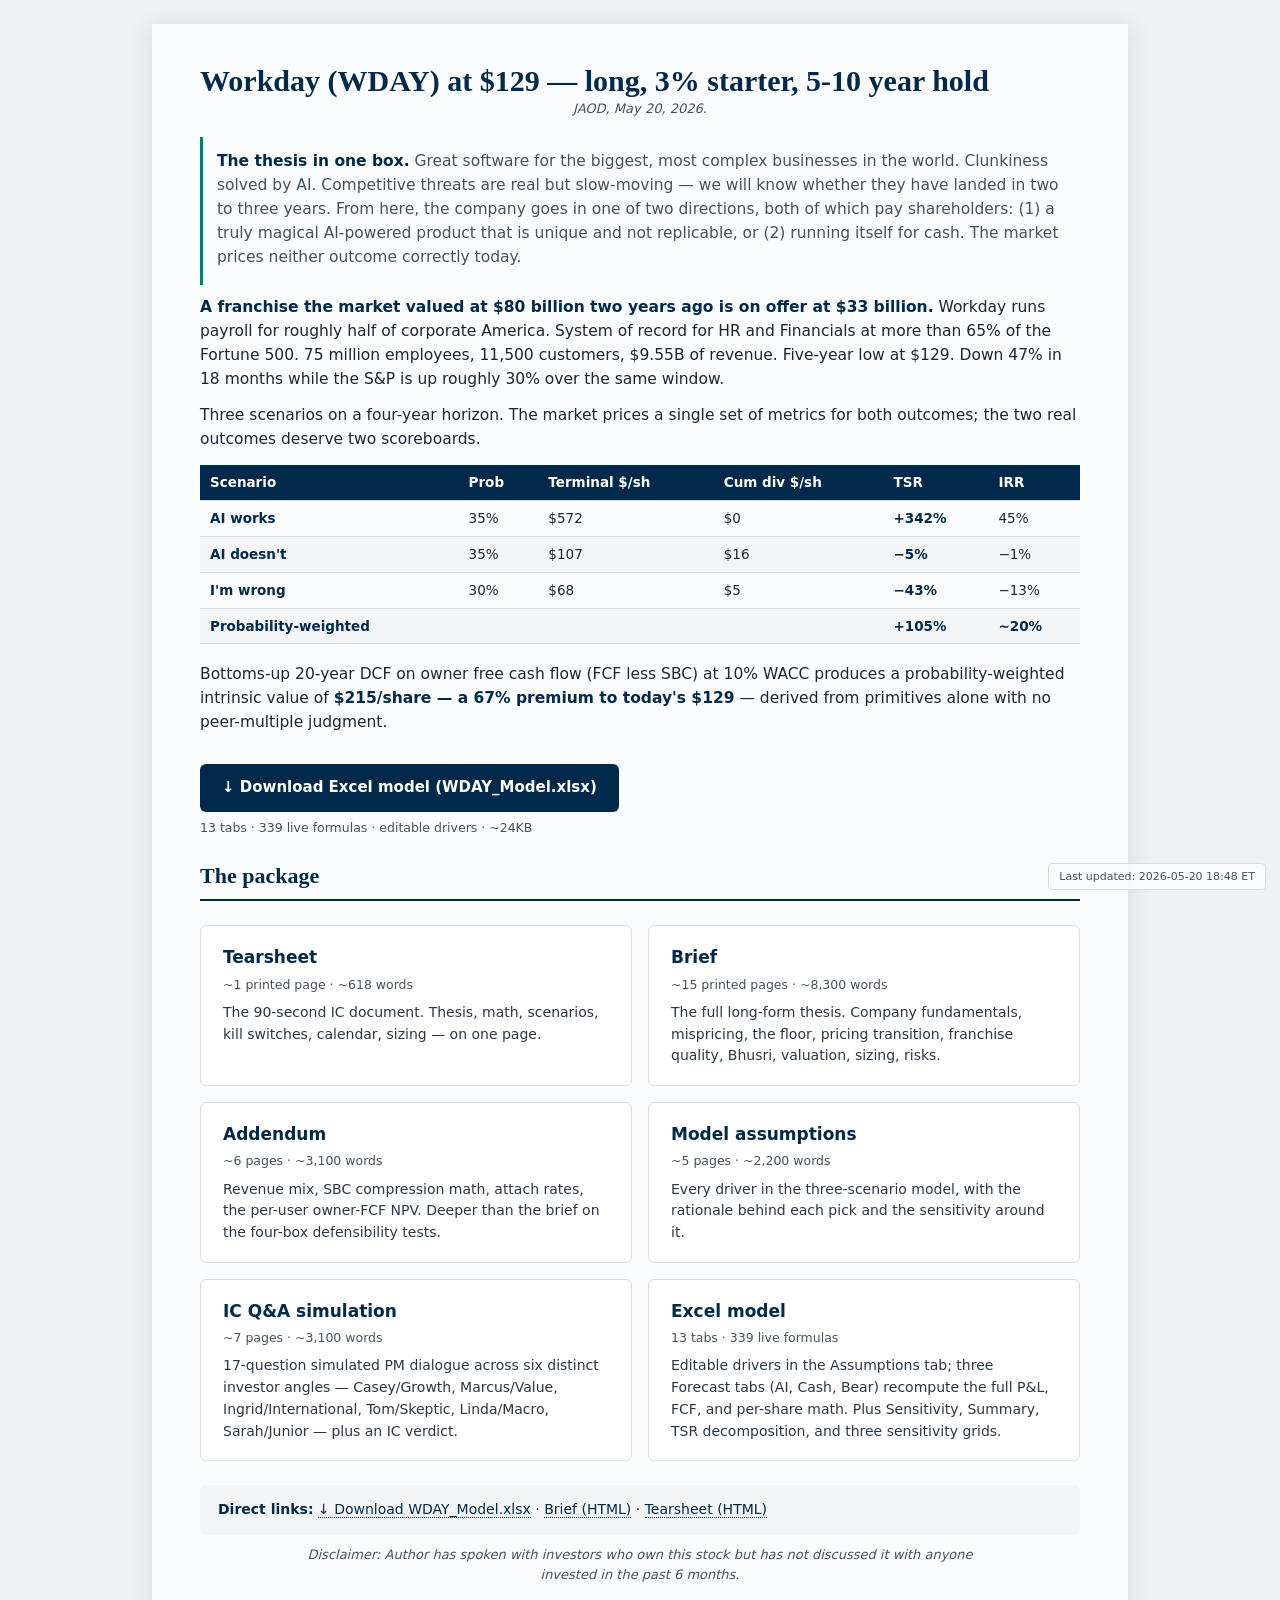
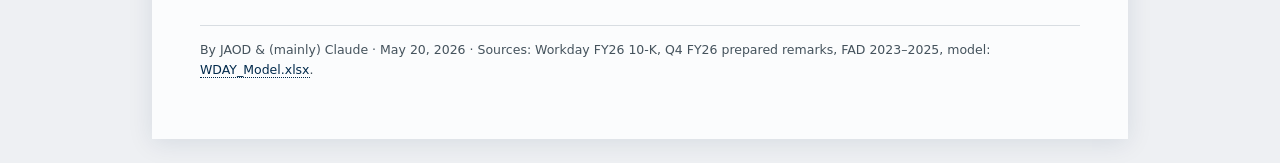
<file: index.html>
<!DOCTYPE html>
<html lang="en">
<head>
<meta charset="UTF-8">
<title>WDAY at $129 — long, 3% starter, 5-10 year hold</title>

<style>
  :root {
    --navy:    #00294b;
    --navy2:   #003a66;
    --teal:    #007e6c;
    --magenta: #a6256e;
    --gray:    #44525c;
    --bg:      #fbfcfd;
    --rule:    #d8dde2;
    --cell:    #f3f5f7;
  }
  html { background: #eef0f3; }
  body {
    max-width: 880px;
    margin: 24px auto;
    padding: 40px 48px 60px;
    background: var(--bg);
    color: #1a2733;
    font-family: -apple-system, BlinkMacSystemFont, "Segoe UI", "Inter", system-ui, sans-serif;
    font-size: 15.5px;
    line-height: 1.55;
    box-shadow: 0 4px 24px rgba(0,41,75,.10);
  }
  h1 { font-family: "Source Serif 4", Georgia, serif; font-size: 30px; color: var(--navy); margin: 0 0 4px; font-weight: 700; line-height: 1.15; }
  h2 { font-family: "Source Serif 4", Georgia, serif; font-size: 22px; color: var(--navy); margin: 36px 0 10px; font-weight: 700; border-bottom: 2px solid var(--navy); padding-bottom: 6px; }
  h3 { font-family: "Source Serif 4", Georgia, serif; font-size: 17px; color: var(--navy2); margin: 22px 0 6px; font-weight: 600; }
  p  { margin: 8px 0 12px; }
  strong { color: var(--navy); }
  em { color: var(--gray); }
  a { color: var(--navy); text-decoration: none; border-bottom: 1px dotted var(--navy); }
  a:hover { color: var(--teal); border-bottom-style: solid; }
  ul, ol { margin: 8px 0 14px 22px; }
  li { margin-bottom: 4px; }
  hr { border: none; border-top: 1px solid var(--rule); margin: 24px 0; }
  table { border-collapse: collapse; margin: 14px 0 18px; width: 100%; font-size: 13.5px; }
  th, td { padding: 7px 10px; text-align: left; border-bottom: 1px solid var(--rule); vertical-align: top; }
  th { background: var(--navy); color: white; font-weight: 600; }
  tr:nth-child(even) td { background: var(--cell); }
  blockquote { border-left: 3px solid var(--teal); margin: 10px 0; padding: 4px 14px; color: var(--gray); }
  img { max-width: 100%; height: auto; display: block; margin: 14px auto; border: 1px solid var(--rule); border-radius: 6px; }
  code { background: var(--cell); padding: 1px 5px; border-radius: 3px; font-size: 13px; }
  p > em:only-child { display: block; font-size: 13px; color: var(--gray); text-align: center; margin: -8px auto 18px; max-width: 720px; }
  body > p:first-of-type em:only-child { color: var(--gray); }
  h2:first-of-type { margin-top: 22px; }
  .nav { background: var(--cell); border-left: 3px solid var(--navy); padding: 10px 14px; margin: 0 0 24px; font-size: 13.5px; }
  .nav a { margin-right: 14px; }
  .nav strong { display: inline-block; margin-right: 10px; }
  .doc-grid {
    display: grid; grid-template-columns: 1fr 1fr; gap: 16px; margin: 24px 0;
  }
  .doc-card {
    border: 1px solid var(--rule); border-radius: 6px; padding: 18px 22px;
    background: white;
  }
  .doc-card h3 { margin-top: 0; }
  .doc-card .meta { color: var(--gray); font-size: 12.5px; margin-top: 4px; }
  .doc-card a.title { font-size: 17px; color: var(--navy); border-bottom: none; font-weight: 700; }
  .doc-card a.title:hover { color: var(--teal); }
  .doc-card .desc { margin: 8px 0 0; font-size: 14px; color: #2a3744; }
  .download-row {
    background: var(--cell); border-radius: 6px; padding: 14px 18px; margin: 18px 0; font-size: 14px;
  }
  .download-btn {
    display: inline-block;
    background: var(--navy);
    color: white !important;
    padding: 12px 22px;
    border-radius: 6px;
    border: none !important;
    font-size: 15px;
    font-weight: 600;
    text-decoration: none;
    margin: 18px 0 6px;
    transition: background 0.15s;
  }
  .download-btn:hover {
    background: var(--teal);
    color: white !important;
  }
  .download-btn::before { content: "↓  "; font-weight: bold; }
  .download-caption { display: block; font-size: 12.5px; color: var(--gray); margin-bottom: 18px; }
  .footer { color: var(--gray); font-size: 12.5px; margin-top: 40px; padding-top: 14px; border-top: 1px solid var(--rule); }
  .last-updated {
    position: fixed;
    bottom: 10px;
    right: 14px;
    color: var(--gray);
    font-size: 11px;
    background: rgba(251, 252, 253, 0.92);
    padding: 4px 10px;
    border-radius: 4px;
    border: 1px solid var(--rule);
    z-index: 100;
  }
</style>

</head>
<body>
<h1>Workday (WDAY) at $129 — long, 3% starter, 5-10 year hold</h1>
<p><em>JAOD, May 20, 2026.</em></p>

<blockquote>
<p><strong>The thesis in one box.</strong> Great software for the biggest, most complex businesses in the world. Clunkiness solved by AI. Competitive threats are real but slow-moving — we will know whether they have landed in two to three years. From here, the company goes in one of two directions, both of which pay shareholders: (1) a truly magical AI-powered product that is unique and not replicable, or (2) running itself for cash. The market prices neither outcome correctly today.</p>
</blockquote>

<p><strong>A franchise the market valued at $80 billion two years ago is on offer at $33 billion.</strong> Workday runs payroll for roughly half of corporate America. System of record for HR and Financials at more than 65% of the Fortune 500. 75 million employees, 11,500 customers, $9.55B of revenue. Five-year low at $129. Down 47% in 18 months while the S&amp;P is up roughly 30% over the same window.</p>

<p>Three scenarios on a four-year horizon. The market prices a single set of metrics for both outcomes; the two real outcomes deserve two scoreboards.</p>

<table>
<thead><tr><th>Scenario</th><th>Prob</th><th>Terminal $/sh</th><th>Cum div $/sh</th><th>TSR</th><th>IRR</th></tr></thead>
<tbody>
<tr><td><strong>AI works</strong></td><td>35%</td><td>$572</td><td>$0</td><td><strong>+342%</strong></td><td>45%</td></tr>
<tr><td><strong>AI doesn't</strong></td><td>35%</td><td>$107</td><td>$16</td><td><strong>−5%</strong></td><td>−1%</td></tr>
<tr><td><strong>I'm wrong</strong></td><td>30%</td><td>$68</td><td>$5</td><td><strong>−43%</strong></td><td>−13%</td></tr>
<tr><td><strong>Probability-weighted</strong></td><td></td><td></td><td></td><td><strong>+105%</strong></td><td><strong>~20%</strong></td></tr>
</tbody>
</table>

<p>Bottoms-up 20-year DCF on owner free cash flow (FCF less SBC) at 10% WACC produces a probability-weighted intrinsic value of <strong>$215/share — a 67% premium to today's $129</strong> — derived from primitives alone with no peer-multiple judgment.</p>

<a class="download-btn" href="WDAY_Model.xlsx" download>Download Excel model (WDAY_Model.xlsx)</a>
<span class="download-caption">13 tabs · 339 live formulas · editable drivers · ~24KB</span>

<h2>The package</h2>

<div class="doc-grid">

<div class="doc-card">
<a class="title" href="tearsheet.html">Tearsheet</a>
<div class="meta">~1 printed page · ~618 words</div>
<p class="desc">The 90-second IC document. Thesis, math, scenarios, kill switches, calendar, sizing — on one page.</p>
</div>

<div class="doc-card">
<a class="title" href="brief.html">Brief</a>
<div class="meta">~15 printed pages · ~8,300 words</div>
<p class="desc">The full long-form thesis. Company fundamentals, mispricing, the floor, pricing transition, franchise quality, Bhusri, valuation, sizing, risks.</p>
</div>

<div class="doc-card">
<a class="title" href="addendum.html">Addendum</a>
<div class="meta">~6 pages · ~3,100 words</div>
<p class="desc">Revenue mix, SBC compression math, attach rates, the per-user owner-FCF NPV. Deeper than the brief on the four-box defensibility tests.</p>
</div>

<div class="doc-card">
<a class="title" href="assumptions.html">Model assumptions</a>
<div class="meta">~5 pages · ~2,200 words</div>
<p class="desc">Every driver in the three-scenario model, with the rationale behind each pick and the sensitivity around it.</p>
</div>

<div class="doc-card">
<a class="title" href="ic_qa.html">IC Q&amp;A simulation</a>
<div class="meta">~7 pages · ~3,100 words</div>
<p class="desc">17-question simulated PM dialogue across six distinct investor angles — Casey/Growth, Marcus/Value, Ingrid/International, Tom/Skeptic, Linda/Macro, Sarah/Junior — plus an IC verdict.</p>
</div>

<div class="doc-card">
<a class="title" href="WDAY_Model.xlsx">Excel model</a>
<div class="meta">13 tabs · 339 live formulas</div>
<p class="desc">Editable drivers in the Assumptions tab; three Forecast tabs (AI, Cash, Bear) recompute the full P&amp;L, FCF, and per-share math. Plus Sensitivity, Summary, TSR decomposition, and three sensitivity grids.</p>
</div>

</div>

<div class="download-row">
<strong>Direct links:</strong>
<a href="WDAY_Model.xlsx" download>↓ Download WDAY_Model.xlsx</a> ·
<a href="brief.html">Brief (HTML)</a> ·
<a href="tearsheet.html">Tearsheet (HTML)</a>
</div>

<p><em>Disclaimer: Author has spoken with investors who own this stock but has not discussed it with anyone invested in the past 6 months.</em></p>

<div class="footer">By JAOD &amp; (mainly) Claude · May 20, 2026 · Sources: Workday FY26 10-K, Q4 FY26 prepared remarks, FAD 2023–2025, model: <a href="WDAY_Model.xlsx">WDAY_Model.xlsx</a>.</div>
<div class="last-updated">Last updated: 2026-05-20 18:48 ET</div>
</body>
</html>
</file>
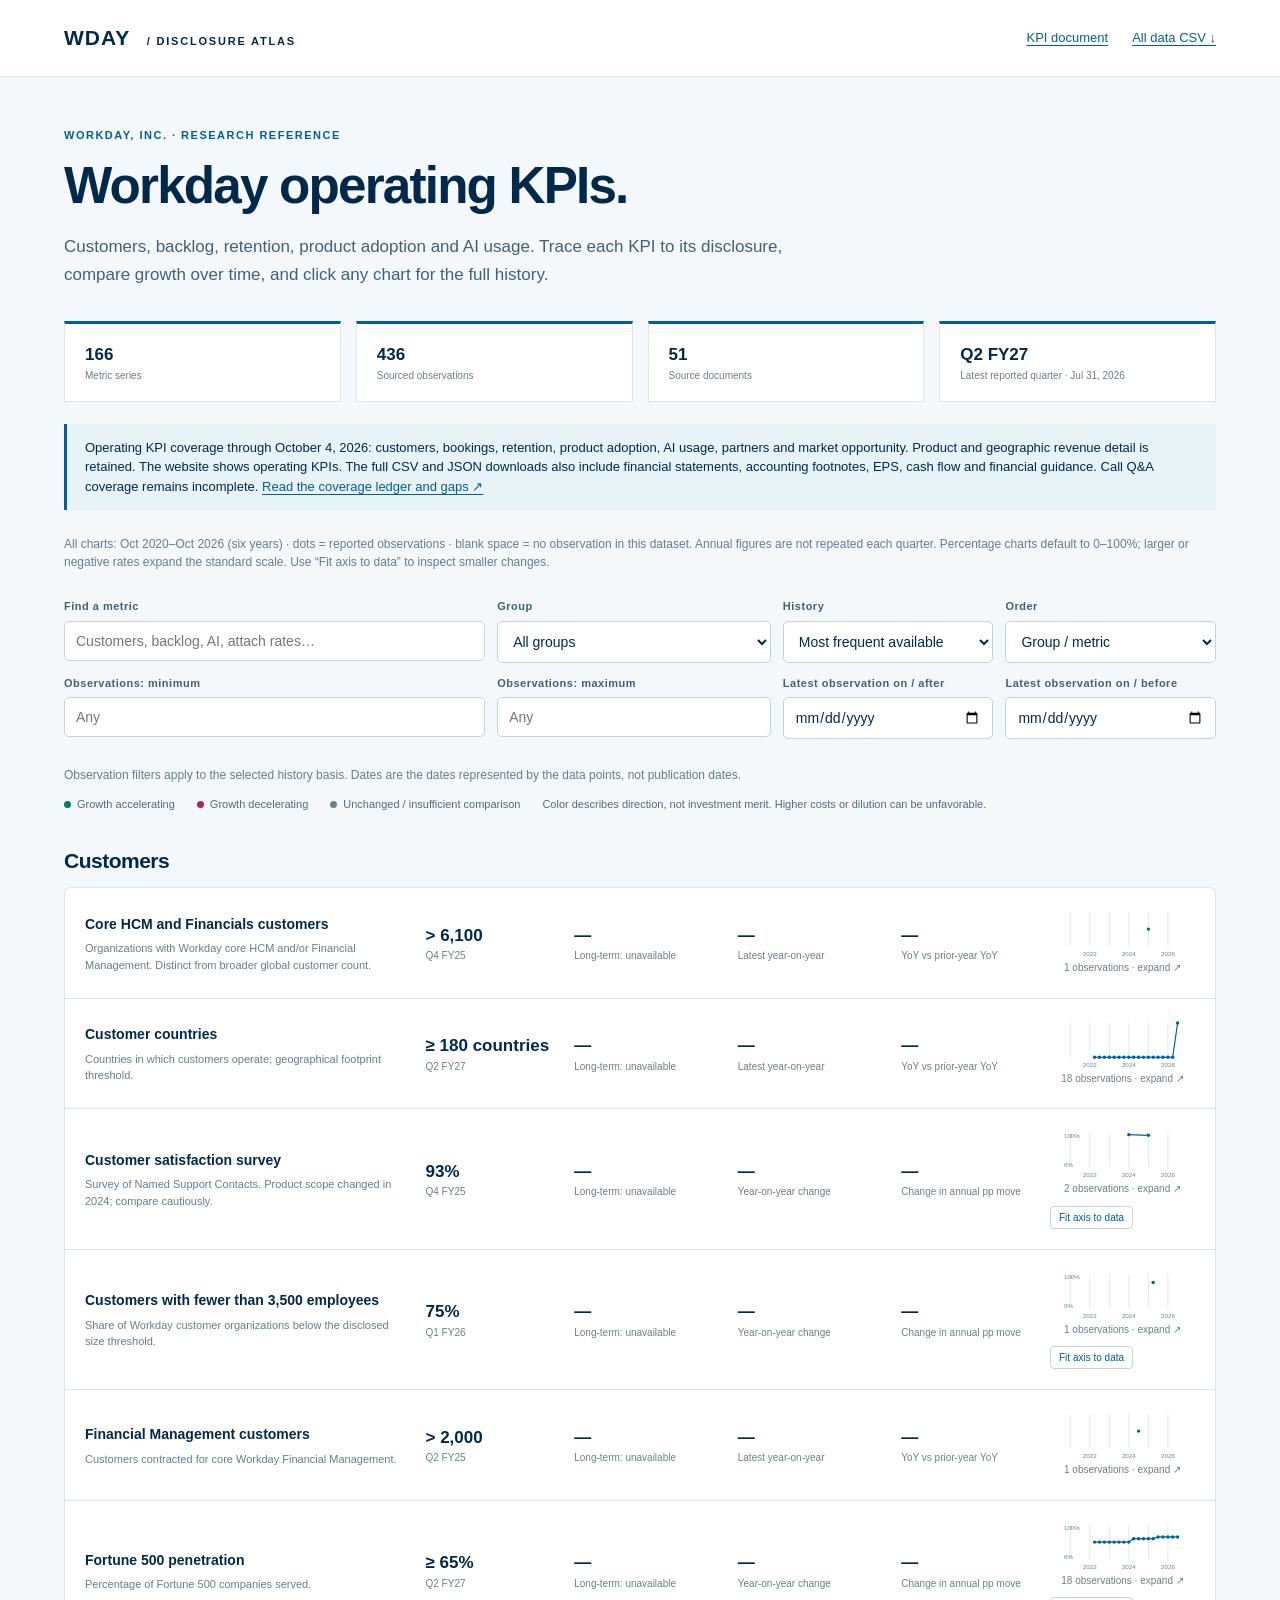
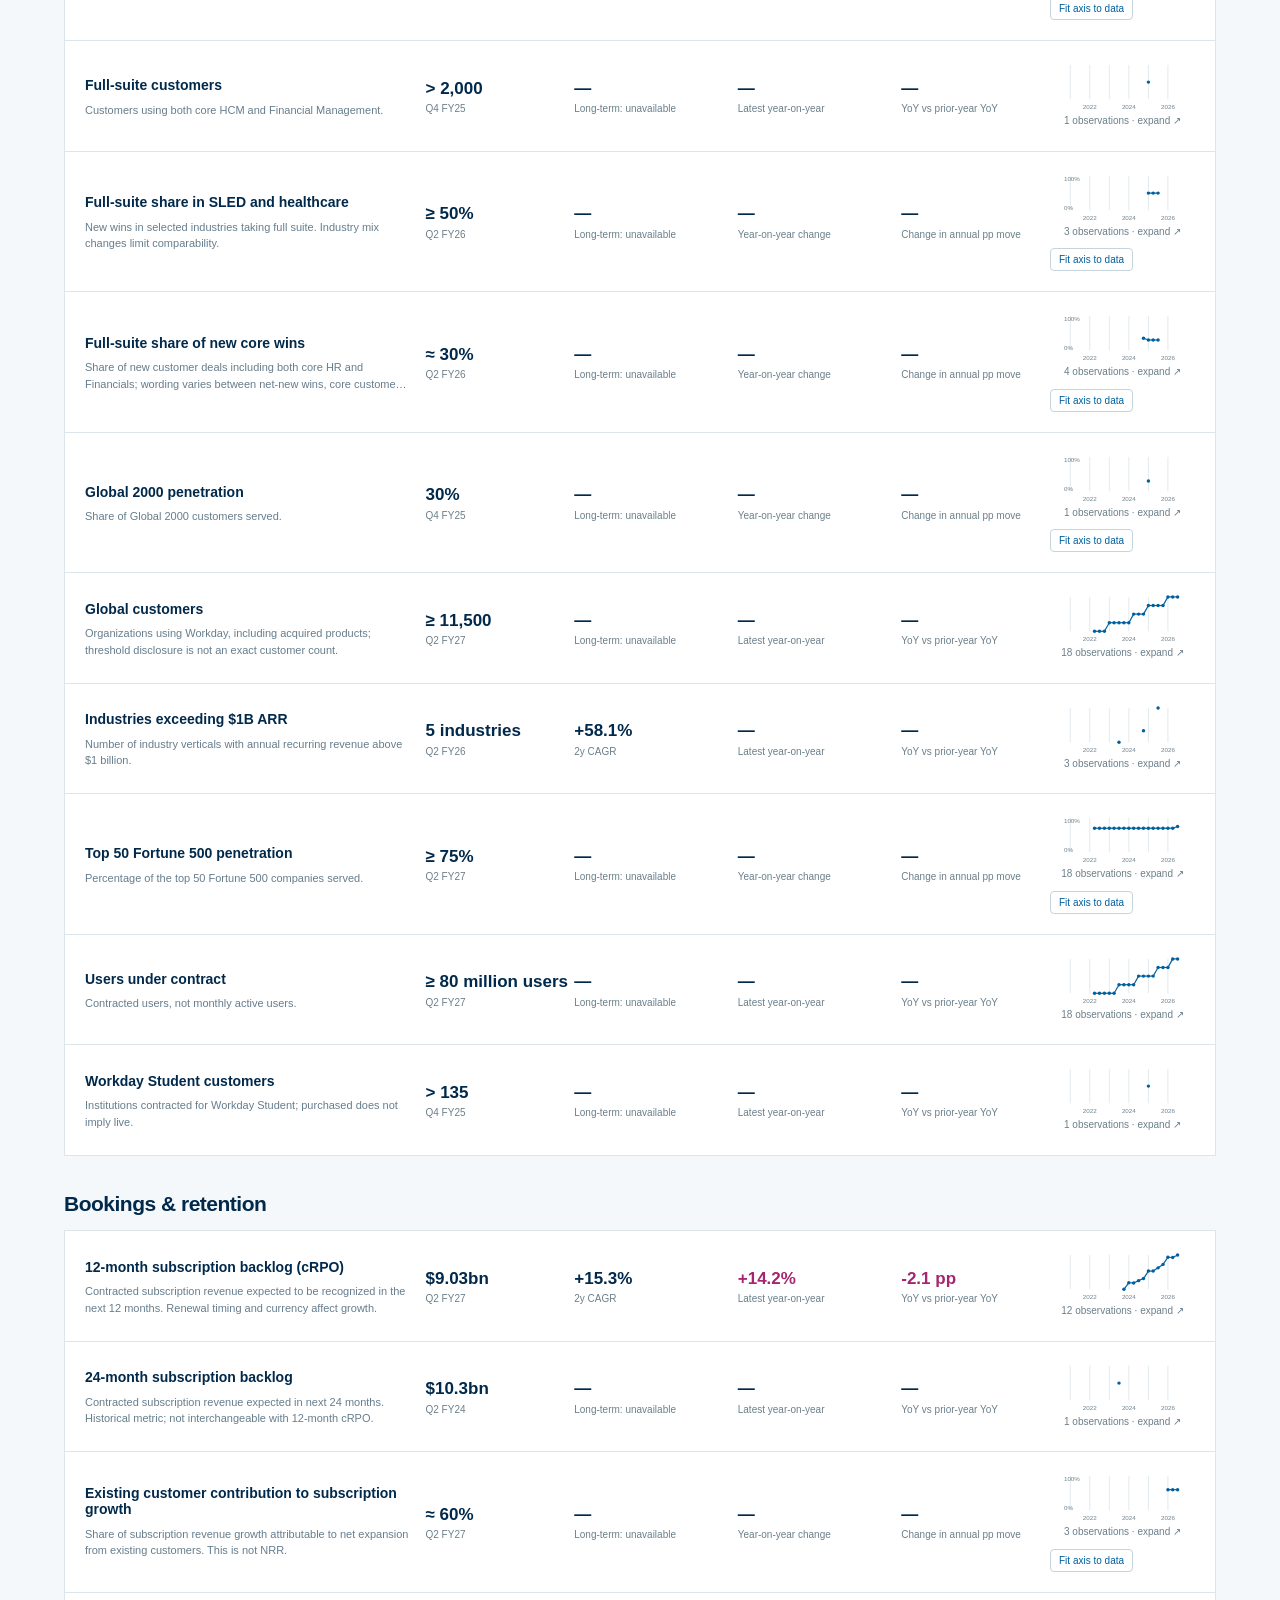
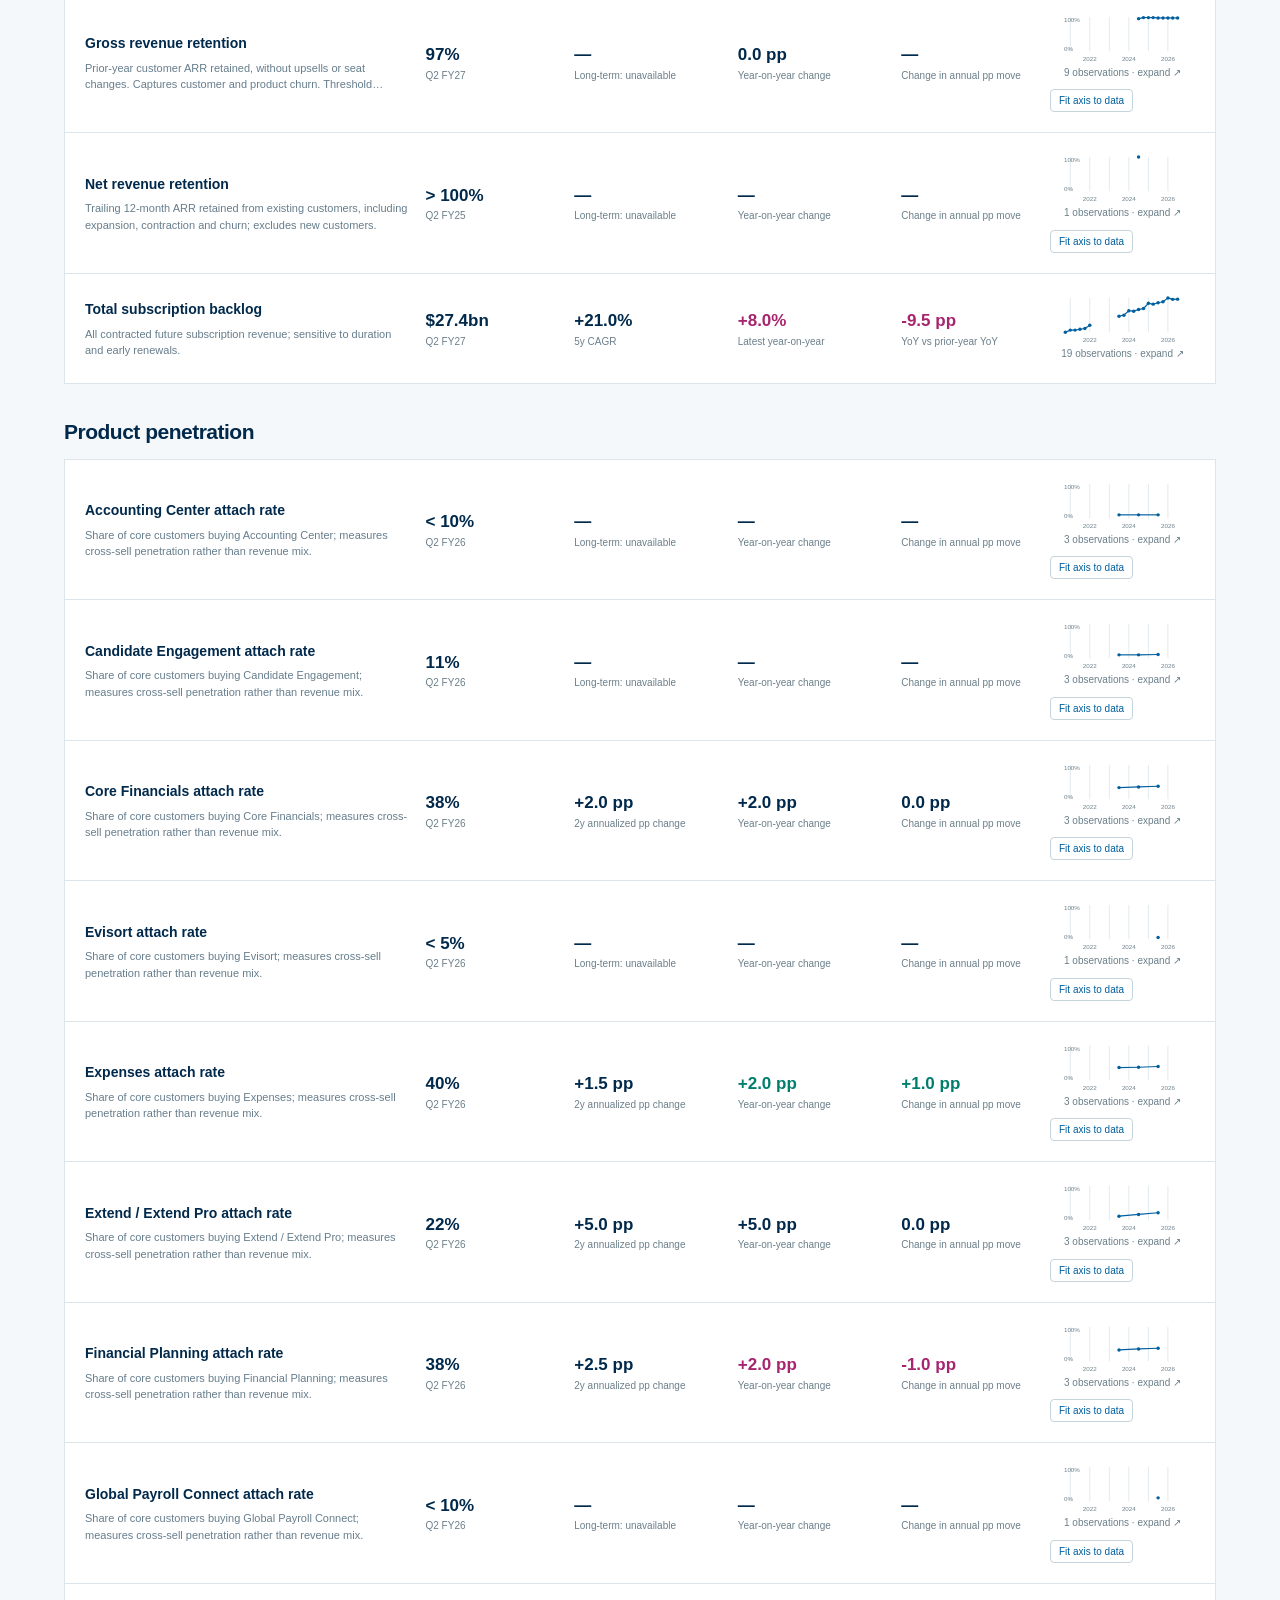
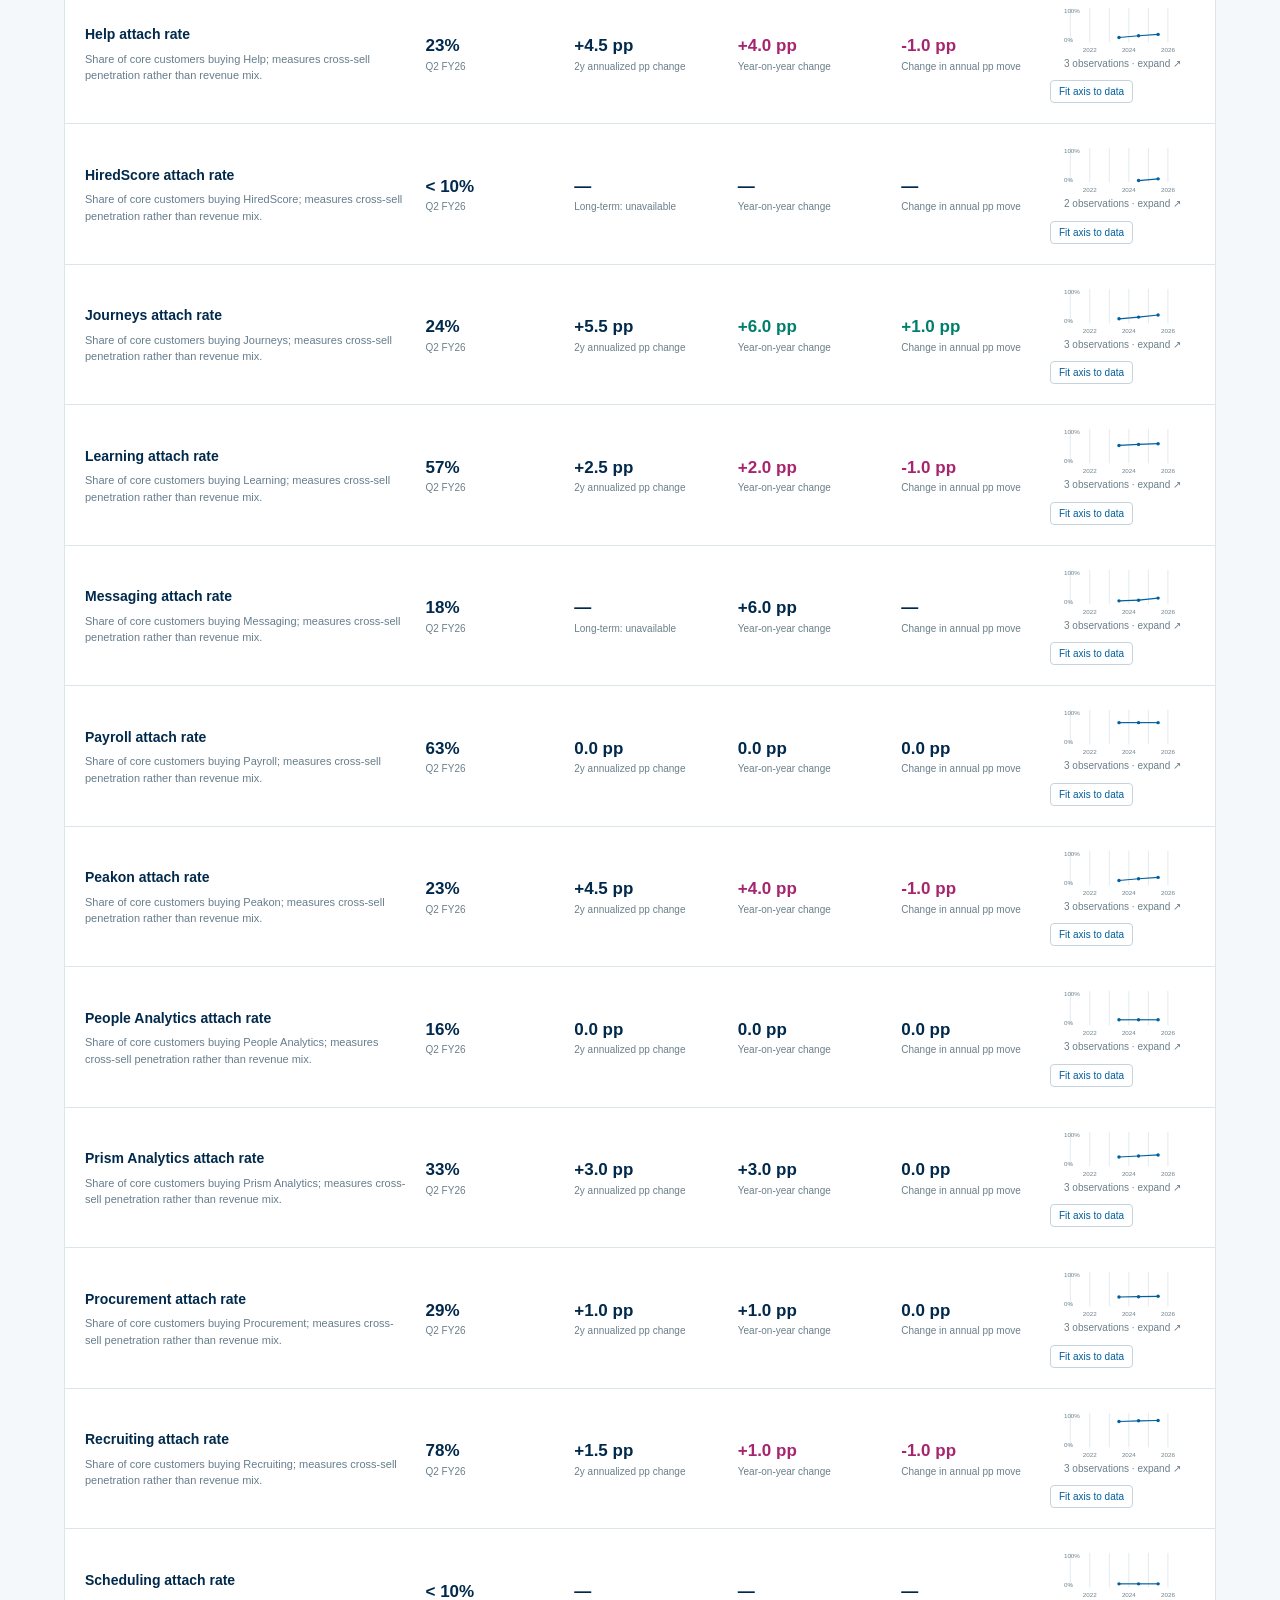
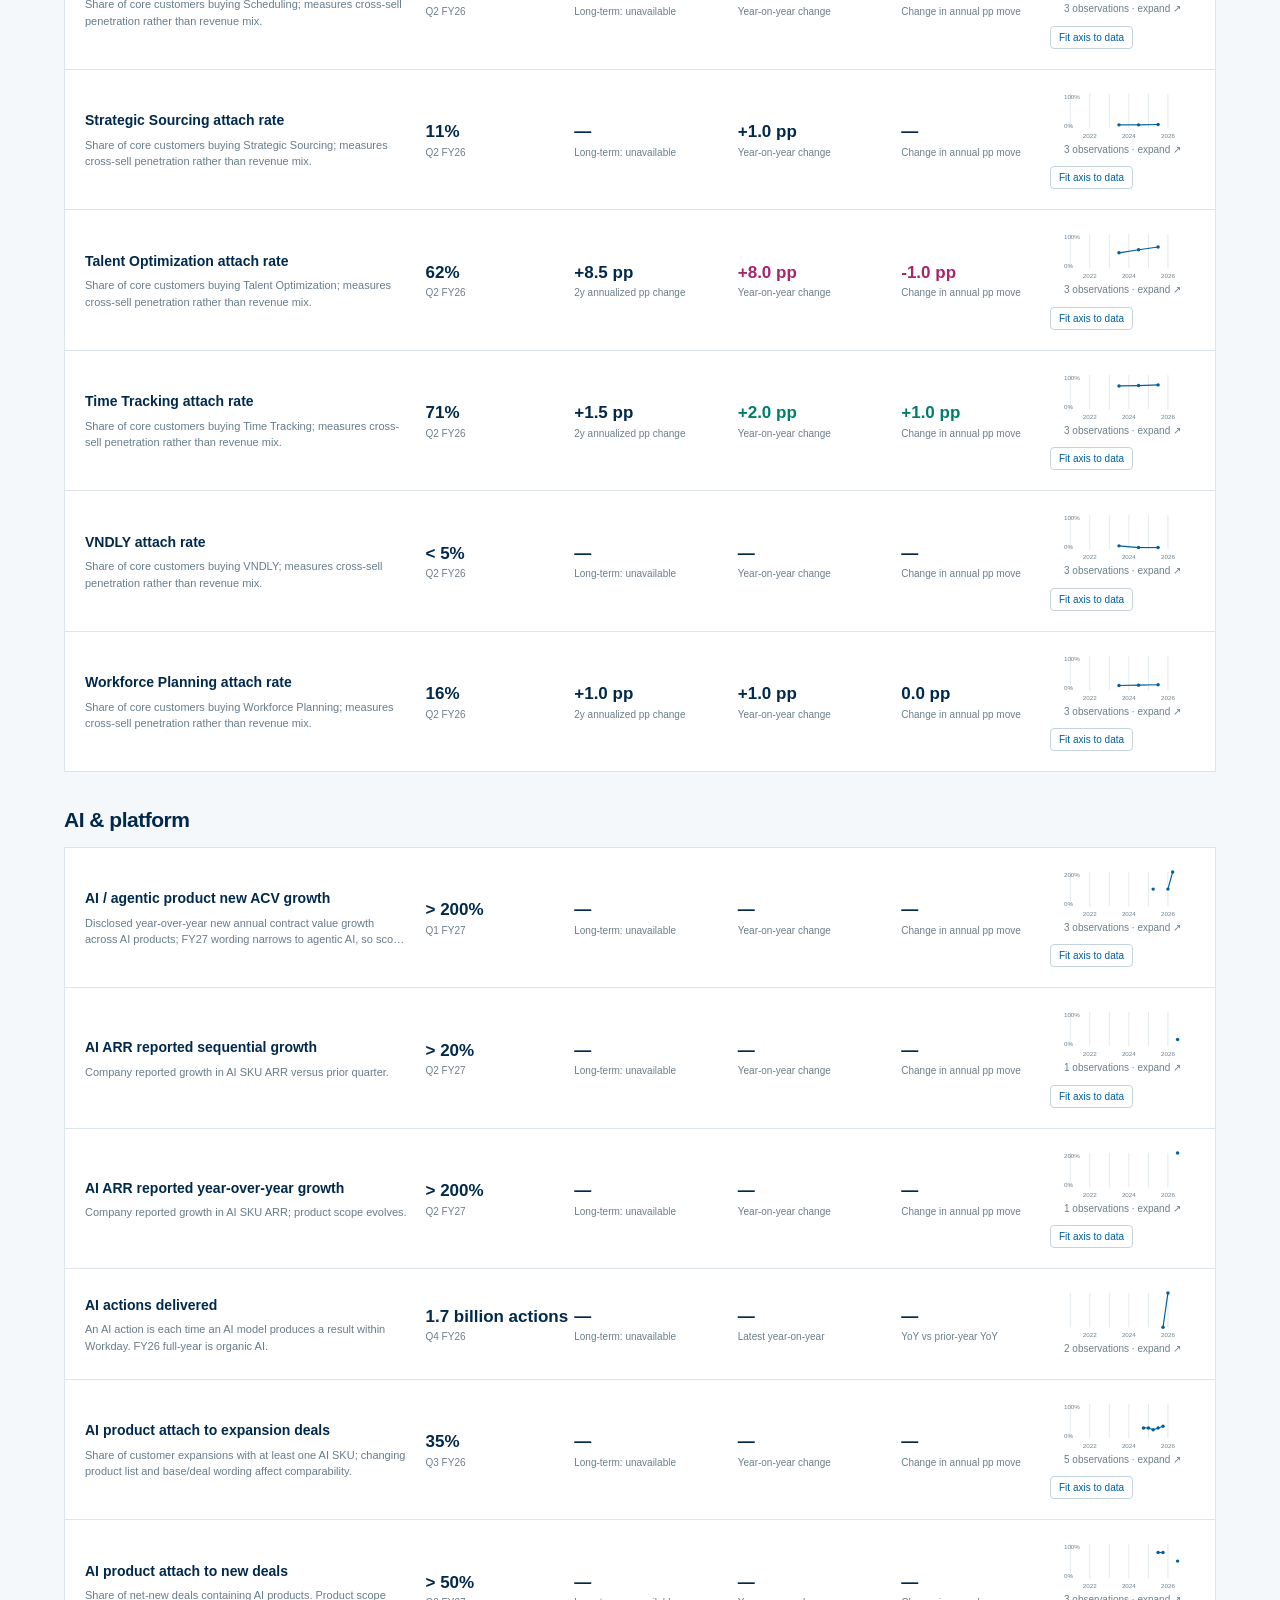
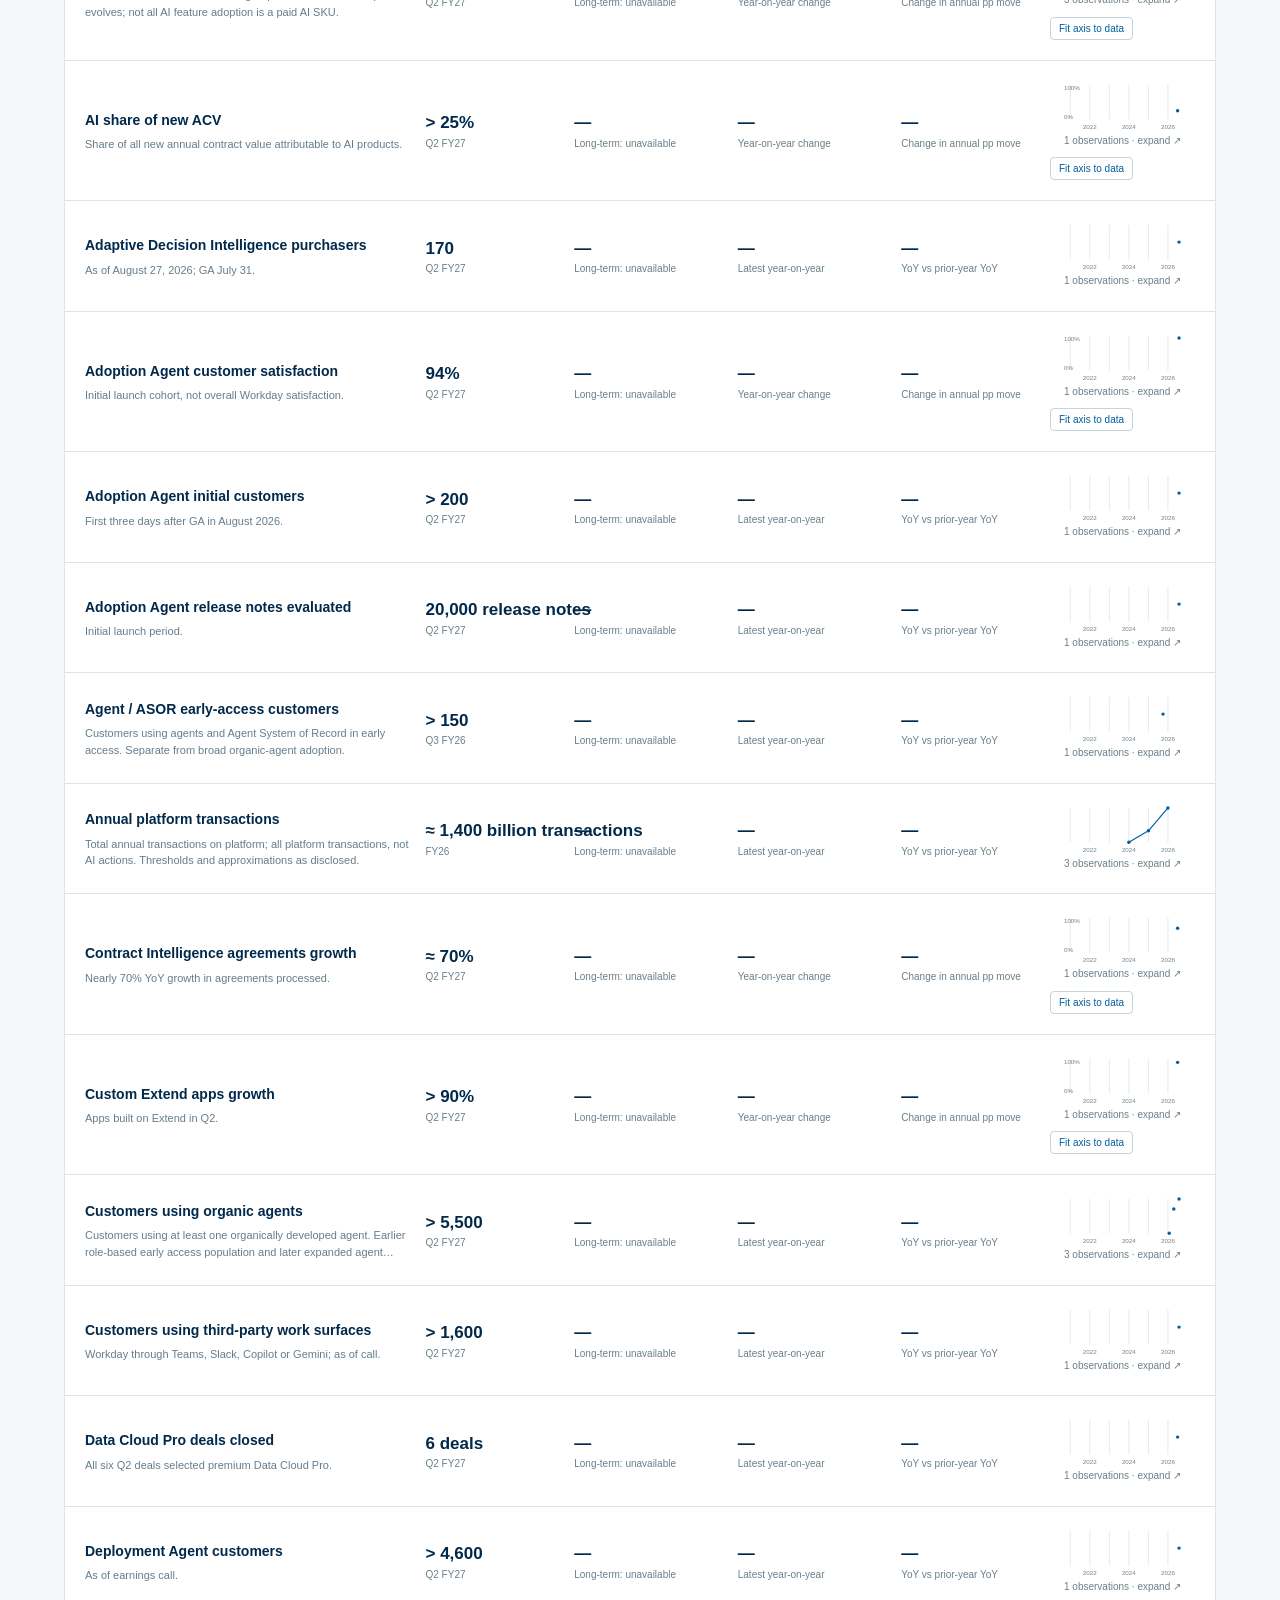
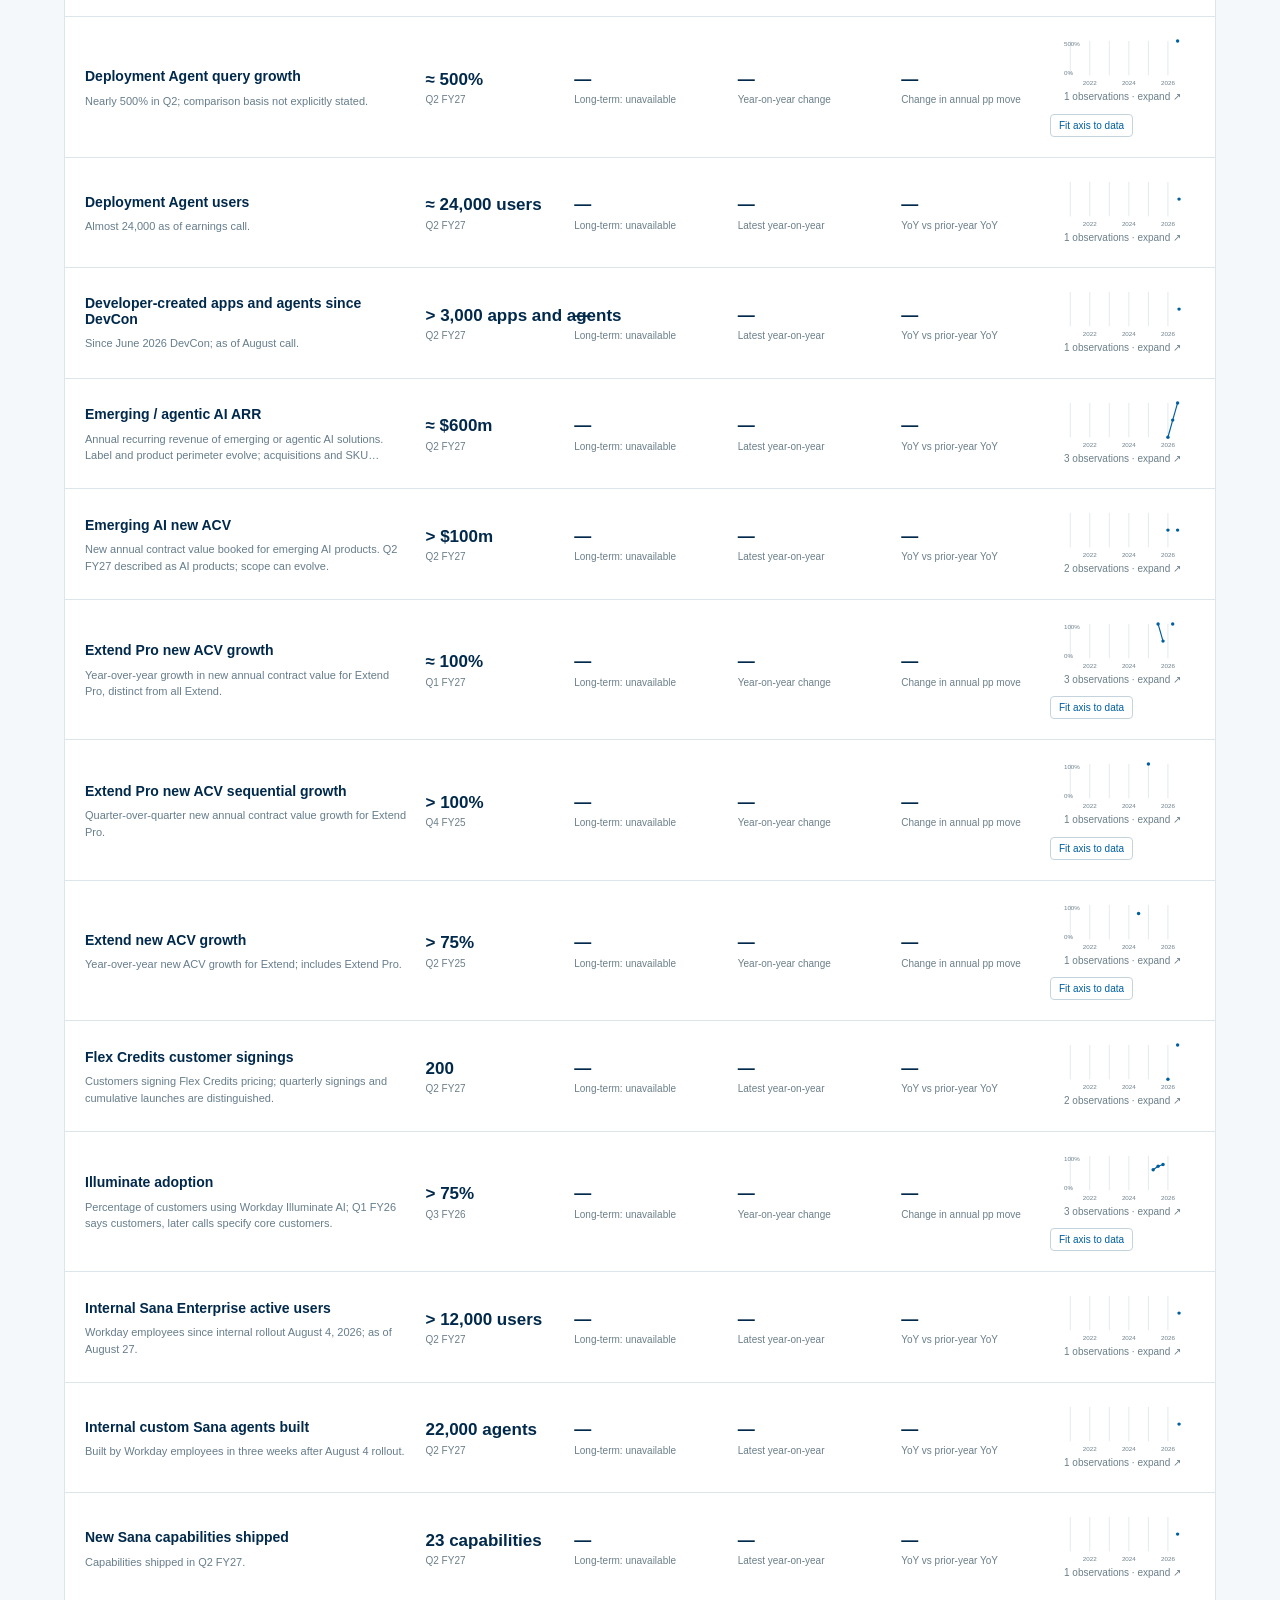
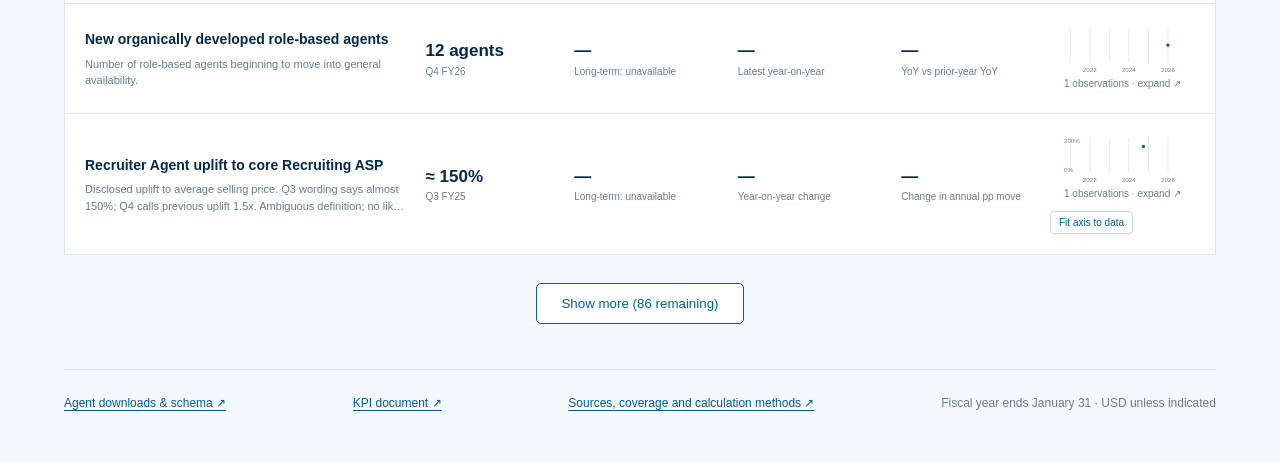
<file: metrics/index.html>
<!doctype html>
<html lang="en"><head><meta charset="utf-8"><meta name="viewport" content="width=device-width,initial-scale=1"><title>Workday | Operating KPIs</title><link rel="stylesheet" href="style.css"></head>
<body>
<header><a class="brand" href="./">WDAY <span>/ DISCLOSURE ATLAS</span></a><div class="headerlinks"><a href="report.html">KPI document</a><a href="metrics.csv" download>All data CSV ↓</a></div></header>
<main>
<div class="eyebrow">WORKDAY, INC. · RESEARCH REFERENCE</div>
<h1>Workday operating KPIs.</h1>
<p class="intro">Customers, backlog, retention, product adoption and AI usage. Trace each KPI to its disclosure, compare growth over time, and click any chart for the full history.</p>
<div class="summary" id="summary"></div>
<div class="notice" id="coverageNotice">Loading disclosure coverage…</div>
<p class="note">All charts: Oct 2020–Oct 2026 (six years) · dots = reported observations · blank space = no observation in this dataset. Annual figures are not repeated each quarter. Percentage charts default to 0–100%; larger or negative rates expand the standard scale. Use “Fit axis to data” to inspect smaller changes.</p>
<section class="controls" aria-label="Metric filters"><label class="search">Find a metric<input id="search" type="search" placeholder="Customers, backlog, AI, attach rates…"></label><label>Group<select id="group"><option value="">All groups</option></select></label><label>History<select id="freq"><option value="auto">Most frequent available</option><option value="quarter">Quarterly</option><option value="annual">Annual</option><option value="instant">Point in time</option><option value="ytd">Year to date</option><option value="ttm">Trailing twelve months</option><option value="event">Other disclosures / guidance</option><option value="period">Nonstandard periods</option></select></label><label>Order<select id="sort"><option value="default">Group / metric</option><option value="accel-desc">Acceleration ↓</option><option value="growth-desc">Latest growth ↓</option><option value="count-desc">Most observations</option><option value="recent-desc">Most recent observation</option><option value="name">Name</option></select></label><label>Observations: minimum<input id="minObs" type="number" min="0" step="1" placeholder="Any"></label><label>Observations: maximum<input id="maxObs" type="number" min="0" step="1" placeholder="Any"></label><label>Latest observation on / after<input id="latestAfter" type="date"></label><label>Latest observation on / before<input id="latestBefore" type="date"></label></section><p class="note">Observation filters apply to the selected history basis. Dates are the dates represented by the data points, not publication dates.</p>
<div class="legend"><span><i class="dot up"></i>Growth accelerating</span><span><i class="dot down"></i>Growth decelerating</span><span><i class="dot neutral"></i>Unchanged / insufficient comparison</span><span>Color describes direction, not investment merit. Higher costs or dilution can be unfavorable.</span></div>
<div id="results" aria-live="polite"></div><button id="more" class="more" hidden>Show more metrics</button>
<footer><a href="downloads.html">Agent downloads &amp; schema ↗</a><a href="report.html">KPI document ↗</a><a href="sources.html">Sources, coverage and calculation methods ↗</a><span>Fiscal year ends January 31 · USD unless indicated</span></footer>
</main>
<dialog id="detail"><div class="modalhead"><div><div class="eyebrow" id="detailGroup"></div><h2 id="detailTitle"></h2></div><button id="close" aria-label="Close metric detail">×</button></div><div id="detailBody"></div></dialog>
<script>window.WDAY_DATA={"chart_horizon":{"start":"2020-10-04","end":"2026-10-04"},"as_of":"2026-10-04","metrics":[{"id":"operating__core_customers","name":"Core HCM and Financials customers","group":"Customers","description":"Organizations with Workday core HCM and/or Financial Management. Distinct from broader global customer count.","unit":"customers","growth_policy":"Use percentage-point changes for rates; do not compute growth of a disclosed growth rate. Thresholds/approximations must be flagged; no imputed observations.","coverage_note":"Only disclosed observations shown; absence means not located or not disclosed, not zero.","origin":"operating","is_forecast":false,"change_mode":"growth","default_frequency":"quarter","series":{"quarter":[{"date":"2025-01-31","period":"Q4 FY25","value":6100,"qualifier":">","source_url":"https://www.workday.com/content/dam/web/en-us/documents/investor/workday-fiscal-2025-fourth-quarter-prepared-remarks.pdf","notes":"","frequency":"quarter","growth":{"yoy":null,"prior_yoy":null,"acceleration":null,"long_term":null,"long_term_label":null,"reason":"Growth not calculated for guidance, threshold disclosures or nonstandard event periods."}}]},"comparability_note":""},{"id":"operating__countries","name":"Customer countries","group":"Customers","description":"Countries in which customers operate; geographical footprint threshold.","unit":"countries","growth_policy":"Use percentage-point changes for rates; do not compute growth of a disclosed growth rate. Thresholds/approximations must be flagged; no imputed observations.","coverage_note":"Only disclosed observations shown; absence means not located or not disclosed, not zero.","origin":"operating","is_forecast":false,"change_mode":"growth","default_frequency":"quarter","series":{"quarter":[{"date":"2022-04-30","period":"Q1 FY2023","value":175.0,"frequency":"quarter","qualifier":"\u2265","source_url":"https://www.workday.com/content/dam/web/en-us/documents/investor/workday-fiscal-2023-first-quarter-investor-presentation.pdf","source_detail":"Workday by the Numbers, investor presentation.","notes":"Presentation threshold; not an exact count.","growth":{"yoy":null,"prior_yoy":null,"acceleration":null,"long_term":null,"long_term_label":null,"reason":"Growth not calculated for guidance, threshold disclosures or nonstandard event periods."}},{"date":"2022-07-31","period":"Q2 FY2023","value":175.0,"frequency":"quarter","qualifier":"\u2265","source_url":"https://www.workday.com/content/dam/web/en-us/documents/investor/workday-fiscal-2023-second-quarter-investor-presentation.pdf","source_detail":"Workday by the Numbers, investor presentation.","notes":"Presentation threshold; not an exact count.","growth":{"yoy":null,"prior_yoy":null,"acceleration":null,"long_term":null,"long_term_label":null,"reason":"Growth not calculated for guidance, threshold disclosures or nonstandard event periods."}},{"date":"2022-10-31","period":"Q3 FY2023","value":175.0,"frequency":"quarter","qualifier":"\u2265","source_url":"https://www.workday.com/content/dam/web/en-us/documents/investor/workday-fiscal-2023-third-quarter-investor-presentation.pdf","source_detail":"Workday by the Numbers, investor presentation.","notes":"Presentation threshold; not an exact count.","growth":{"yoy":null,"prior_yoy":null,"acceleration":null,"long_term":null,"long_term_label":null,"reason":"Growth not calculated for guidance, threshold disclosures or nonstandard event periods."}},{"date":"2023-01-31","period":"Q4 FY2023","value":175.0,"frequency":"quarter","qualifier":"\u2265","source_url":"https://www.workday.com/content/dam/web/en-us/documents/investor/workday-fiscal-2023-fourth-quarter-investor-presentation.pdf","source_detail":"Workday by the Numbers, investor presentation.","notes":"Presentation threshold; not an exact count.","growth":{"yoy":null,"prior_yoy":null,"acceleration":null,"long_term":null,"long_term_label":null,"reason":"Growth not calculated for guidance, threshold disclosures or nonstandard event periods."}},{"date":"2023-04-30","period":"Q1 FY2024","value":175.0,"frequency":"quarter","qualifier":"\u2265","source_url":"https://www.workday.com/content/dam/web/en-us/documents/investor/workday-fiscal-2024-first-quarter-investor-presentation.pdf","source_detail":"Workday by the Numbers, investor presentation.","notes":"Presentation threshold; not an exact count.","growth":{"yoy":null,"prior_yoy":null,"acceleration":null,"long_term":null,"long_term_label":null,"reason":"Growth not calculated for guidance, threshold disclosures or nonstandard event periods."}},{"date":"2023-07-31","period":"Q2 FY24","value":175.0,"qualifier":"\u2265","source_url":"https://www.workday.com/content/dam/web/en-us/documents/investor/workday-fiscal-2024-second-quarter-investor-presentation.pdf","notes":"Presentation threshold; do not treat as exact.","frequency":"quarter","growth":{"yoy":null,"prior_yoy":null,"acceleration":null,"long_term":null,"long_term_label":null,"reason":"Growth not calculated for guidance, threshold disclosures or nonstandard event periods."}},{"date":"2023-10-31","period":"Q3 FY24","value":175.0,"qualifier":"\u2265","source_url":"https://www.workday.com/content/dam/web/en-us/documents/investor/workday-fiscal-2024-third-quarter-investor-presentation.pdf","notes":"Presentation threshold; do not treat as exact.","frequency":"quarter","growth":{"yoy":null,"prior_yoy":null,"acceleration":null,"long_term":null,"long_term_label":null,"reason":"Growth not calculated for guidance, threshold disclosures or nonstandard event periods."}},{"date":"2024-01-31","period":"Q4 FY24","value":175.0,"qualifier":"\u2265","source_url":"https://www.workday.com/content/dam/web/en-us/documents/investor/workday-fiscal-2024-fourth-quarter-investor-presentation.pdf","notes":"Presentation threshold; do not treat as exact.","frequency":"quarter","growth":{"yoy":null,"prior_yoy":null,"acceleration":null,"long_term":null,"long_term_label":null,"reason":"Growth not calculated for guidance, threshold disclosures or nonstandard event periods."}},{"date":"2024-04-30","period":"Q1 FY25","value":175.0,"qualifier":"\u2265","source_url":"https://www.workday.com/content/dam/web/en-us/documents/investor/workday-fiscal-2025-first-quarter-investor-presentation.pdf","notes":"Presentation threshold; do not treat as exact.","frequency":"quarter","growth":{"yoy":null,"prior_yoy":null,"acceleration":null,"long_term":null,"long_term_label":null,"reason":"Growth not calculated for guidance, threshold disclosures or nonstandard event periods."}},{"date":"2024-07-31","period":"Q2 FY25","value":175.0,"qualifier":"\u2265","source_url":"https://www.workday.com/content/dam/web/en-us/documents/investor/workday-fiscal-2025-second-quarter-investor-presentation.pdf","notes":"Presentation threshold; do not treat as exact.","frequency":"quarter","growth":{"yoy":null,"prior_yoy":null,"acceleration":null,"long_term":null,"long_term_label":null,"reason":"Growth not calculated for guidance, threshold disclosures or nonstandard event periods."}},{"date":"2024-10-31","period":"Q3 FY25","value":175.0,"qualifier":"\u2265","source_url":"https://www.workday.com/content/dam/web/en-us/documents/investor/workday-fiscal-2025-third-quarter-investor-presentation.pdf","notes":"Presentation threshold; do not treat as exact.","frequency":"quarter","growth":{"yoy":null,"prior_yoy":null,"acceleration":null,"long_term":null,"long_term_label":null,"reason":"Growth not calculated for guidance, threshold disclosures or nonstandard event periods."}},{"date":"2025-01-31","period":"Q4 FY25","value":175.0,"qualifier":"\u2265","source_url":"https://www.workday.com/content/dam/web/en-us/documents/investor/workday-fiscal-2025-fourth-quarter-investor-presentation.pdf","notes":"Presentation threshold; do not treat as exact.","frequency":"quarter","growth":{"yoy":null,"prior_yoy":null,"acceleration":null,"long_term":null,"long_term_label":null,"reason":"Growth not calculated for guidance, threshold disclosures or nonstandard event periods."}},{"date":"2025-04-30","period":"Q1 FY26","value":175.0,"qualifier":"\u2265","source_url":"https://www.workday.com/content/dam/web/en-us/documents/investor/workday-fiscal-2026-first-quarter-investor-presentation.pdf","notes":"Presentation threshold; do not treat as exact.","frequency":"quarter","growth":{"yoy":null,"prior_yoy":null,"acceleration":null,"long_term":null,"long_term_label":null,"reason":"Growth not calculated for guidance, threshold disclosures or nonstandard event periods."}},{"date":"2025-07-31","period":"Q2 FY26","value":175.0,"qualifier":"\u2265","source_url":"https://www.workday.com/content/dam/web/en-us/documents/investor/workday-fiscal-2026-second-quarter-investor-presentation.pdf","notes":"Presentation threshold; do not treat as exact.","frequency":"quarter","growth":{"yoy":null,"prior_yoy":null,"acceleration":null,"long_term":null,"long_term_label":null,"reason":"Growth not calculated for guidance, threshold disclosures or nonstandard event periods."}},{"date":"2025-10-31","period":"Q3 FY26","value":175.0,"qualifier":"\u2265","source_url":"https://www.workday.com/content/dam/web/en-us/documents/investor/workday-fiscal-2026-third-quarter-investor-presentation.pdf","notes":"Presentation threshold; do not treat as exact.","frequency":"quarter","growth":{"yoy":null,"prior_yoy":null,"acceleration":null,"long_term":null,"long_term_label":null,"reason":"Growth not calculated for guidance, threshold disclosures or nonstandard event periods."}},{"date":"2026-01-31","period":"Q4 FY26","value":175.0,"qualifier":"\u2265","source_url":"https://s21.q4cdn.com/950027458/files/doc_earnings/2026/q4/presentation/Q4-FY26-Investor-Presentation.pdf","notes":"Presentation threshold; do not treat as exact.","frequency":"quarter","growth":{"yoy":null,"prior_yoy":null,"acceleration":null,"long_term":null,"long_term_label":null,"reason":"Growth not calculated for guidance, threshold disclosures or nonstandard event periods."}},{"date":"2026-04-30","period":"Q1 FY27","value":175.0,"qualifier":"\u2265","source_url":"https://s21.q4cdn.com/950027458/files/doc_earnings/2027/q1/presentation/Q1-FY27-Investor-Presentation.pdf","notes":"Presentation threshold; do not treat as exact.","frequency":"quarter","growth":{"yoy":null,"prior_yoy":null,"acceleration":null,"long_term":null,"long_term_label":null,"reason":"Growth not calculated for guidance, threshold disclosures or nonstandard event periods."}},{"date":"2026-07-31","period":"Q2 FY27","value":180.0,"qualifier":"\u2265","source_url":"https://s21.q4cdn.com/950027458/files/content_files/Q2-FY27-Investor-Relations-Quarterly_vFINALFINAL.pdf","notes":"Presentation threshold; do not treat as exact.","frequency":"quarter","growth":{"yoy":null,"prior_yoy":null,"acceleration":null,"long_term":null,"long_term_label":null,"reason":"Growth not calculated for guidance, threshold disclosures or nonstandard event periods."}}]},"comparability_note":""},{"id":"operating__customer_satisfaction","name":"Customer satisfaction survey","group":"Customers","description":"Survey of Named Support Contacts. Product scope changed in 2024; compare cautiously.","unit":"percent","growth_policy":"Use percentage-point changes for rates; do not compute growth of a disclosed growth rate. Thresholds/approximations must be flagged; no imputed observations.","coverage_note":"Only disclosed observations shown; absence means not located or not disclosed, not zero.","origin":"operating","is_forecast":false,"change_mode":"points","default_frequency":"annual","series":{"annual":[{"date":"2024-01-31","period":"Q4 FY24","value":95,"qualifier":"\u2265","source_url":"https://www.workday.com/content/dam/web/en-us/documents/investor/workday-fiscal-2024-fourth-quarter-investor-presentation.pdf","notes":"2023 survey of HCM and FINS Named Support Contacts.","frequency":"annual","growth":{"yoy":null,"prior_yoy":null,"acceleration":null,"long_term":null,"long_term_label":null,"reason":"Growth not calculated for guidance, threshold disclosures or nonstandard event periods."}},{"date":"2025-01-31","period":"Q4 FY25","value":93,"qualifier":"","source_url":"https://www.workday.com/content/dam/web/en-us/documents/investor/workday-fiscal-2025-fourth-quarter-investor-presentation.pdf","notes":"2024 survey expands to HCM, FINS and acquired products; not like-for-like with previous survey.","frequency":"annual","growth":{"yoy":null,"prior_yoy":null,"acceleration":null,"long_term":null,"long_term_label":null,"reason":"No comparable prior-year observation, or growth is not meaningful from a nonpositive base."}}]},"comparability_note":""},{"id":"operating__small_customer_mix","name":"Customers with fewer than 3,500 employees","group":"Customers","description":"Share of Workday customer organizations below the disclosed size threshold.","unit":"percent","growth_policy":"Use percentage-point changes for rates; do not compute growth of a disclosed growth rate. Thresholds/approximations must be flagged; no imputed observations.","coverage_note":"Only disclosed observations shown; absence means not located or not disclosed, not zero.","origin":"operating","is_forecast":false,"change_mode":"points","default_frequency":"quarter","series":{"quarter":[{"date":"2025-04-30","period":"Q1 FY26","value":75,"qualifier":"","source_url":"https://www.workday.com/content/dam/web/en-us/documents/investor/workday-fiscal-2026-first-quarter-prepared-remarks.pdf","notes":"","frequency":"quarter","growth":{"yoy":null,"prior_yoy":null,"acceleration":null,"long_term":null,"long_term_label":null,"reason":"No comparable prior-year observation, or growth is not meaningful from a nonpositive base."}}]},"comparability_note":""},{"id":"operating__fins_customers","name":"Financial Management customers","group":"Customers","description":"Customers contracted for core Workday Financial Management.","unit":"customers","coverage_note":"Only disclosed observations shown. Missing history is not zero.","origin":"operating","is_forecast":false,"change_mode":"growth","default_frequency":"quarter","series":{"quarter":[{"date":"2024-07-31","period":"Q2 FY25","value":2000,"qualifier":">","source_url":"https://www.workday.com/content/dam/web/en-us/documents/investor/workday-fiscal-2025-second-quarter-investor-presentation.pdf","notes":"","frequency":"quarter","growth":{"yoy":null,"prior_yoy":null,"acceleration":null,"long_term":null,"long_term_label":null,"reason":"Growth not calculated for guidance, threshold disclosures or nonstandard event periods."}}]},"comparability_note":""},{"id":"operating__fortune500","name":"Fortune 500 penetration","group":"Customers","description":"Percentage of Fortune 500 companies served.","unit":"percent","growth_policy":"Use percentage-point changes for rates; do not compute growth of a disclosed growth rate. Thresholds/approximations must be flagged; no imputed observations.","coverage_note":"Only disclosed observations shown; absence means not located or not disclosed, not zero.","origin":"operating","is_forecast":false,"change_mode":"points","default_frequency":"quarter","series":{"quarter":[{"date":"2022-04-30","period":"Q1 FY2023","value":50.0,"frequency":"quarter","qualifier":"\u2265","source_url":"https://www.workday.com/content/dam/web/en-us/documents/investor/workday-fiscal-2023-first-quarter-investor-presentation.pdf","source_detail":"Workday by the Numbers, investor presentation.","notes":"Presentation threshold; not an exact count.","growth":{"yoy":null,"prior_yoy":null,"acceleration":null,"long_term":null,"long_term_label":null,"reason":"Growth not calculated for guidance, threshold disclosures or nonstandard event periods."}},{"date":"2022-07-31","period":"Q2 FY2023","value":50.0,"frequency":"quarter","qualifier":"\u2265","source_url":"https://www.workday.com/content/dam/web/en-us/documents/investor/workday-fiscal-2023-second-quarter-investor-presentation.pdf","source_detail":"Workday by the Numbers, investor presentation.","notes":"Presentation threshold; not an exact count.","growth":{"yoy":null,"prior_yoy":null,"acceleration":null,"long_term":null,"long_term_label":null,"reason":"Growth not calculated for guidance, threshold disclosures or nonstandard event periods."}},{"date":"2022-10-31","period":"Q3 FY2023","value":50.0,"frequency":"quarter","qualifier":"\u2265","source_url":"https://www.workday.com/content/dam/web/en-us/documents/investor/workday-fiscal-2023-third-quarter-investor-presentation.pdf","source_detail":"Workday by the Numbers, investor presentation.","notes":"Presentation threshold; not an exact count.","growth":{"yoy":null,"prior_yoy":null,"acceleration":null,"long_term":null,"long_term_label":null,"reason":"Growth not calculated for guidance, threshold disclosures or nonstandard event periods."}},{"date":"2023-01-31","period":"Q4 FY2023","value":50.0,"frequency":"quarter","qualifier":"\u2265","source_url":"https://www.workday.com/content/dam/web/en-us/documents/investor/workday-fiscal-2023-fourth-quarter-investor-presentation.pdf","source_detail":"Workday by the Numbers, investor presentation.","notes":"Presentation threshold; not an exact count.","growth":{"yoy":null,"prior_yoy":null,"acceleration":null,"long_term":null,"long_term_label":null,"reason":"Growth not calculated for guidance, threshold disclosures or nonstandard event periods."}},{"date":"2023-04-30","period":"Q1 FY2024","value":50.0,"frequency":"quarter","qualifier":"\u2265","source_url":"https://www.workday.com/content/dam/web/en-us/documents/investor/workday-fiscal-2024-first-quarter-investor-presentation.pdf","source_detail":"Workday by the Numbers, investor presentation.","notes":"Presentation threshold; not an exact count.","growth":{"yoy":null,"prior_yoy":null,"acceleration":null,"long_term":null,"long_term_label":null,"reason":"Growth not calculated for guidance, threshold disclosures or nonstandard event periods."}},{"date":"2023-07-31","period":"Q2 FY24","value":50.0,"qualifier":"\u2265","source_url":"https://www.workday.com/content/dam/web/en-us/documents/investor/workday-fiscal-2024-second-quarter-investor-presentation.pdf","notes":"Presentation threshold; do not treat as exact.","frequency":"quarter","growth":{"yoy":null,"prior_yoy":null,"acceleration":null,"long_term":null,"long_term_label":null,"reason":"Growth not calculated for guidance, threshold disclosures or nonstandard event periods."}},{"date":"2023-10-31","period":"Q3 FY24","value":50.0,"qualifier":"\u2265","source_url":"https://www.workday.com/content/dam/web/en-us/documents/investor/workday-fiscal-2024-third-quarter-investor-presentation.pdf","notes":"Presentation threshold; do not treat as exact.","frequency":"quarter","growth":{"yoy":null,"prior_yoy":null,"acceleration":null,"long_term":null,"long_term_label":null,"reason":"Growth not calculated for guidance, threshold disclosures or nonstandard event periods."}},{"date":"2024-01-31","period":"Q4 FY24","value":50.0,"qualifier":"\u2265","source_url":"https://www.workday.com/content/dam/web/en-us/documents/investor/workday-fiscal-2024-fourth-quarter-investor-presentation.pdf","notes":"Presentation threshold; do not treat as exact.","frequency":"quarter","growth":{"yoy":null,"prior_yoy":null,"acceleration":null,"long_term":null,"long_term_label":null,"reason":"Growth not calculated for guidance, threshold disclosures or nonstandard event periods."}},{"date":"2024-04-30","period":"Q1 FY25","value":60.0,"qualifier":"\u2265","source_url":"https://www.workday.com/content/dam/web/en-us/documents/investor/workday-fiscal-2025-first-quarter-investor-presentation.pdf","notes":"Presentation threshold; do not treat as exact.","frequency":"quarter","growth":{"yoy":null,"prior_yoy":null,"acceleration":null,"long_term":null,"long_term_label":null,"reason":"Growth not calculated for guidance, threshold disclosures or nonstandard event periods."}},{"date":"2024-07-31","period":"Q2 FY25","value":60.0,"qualifier":"\u2265","source_url":"https://www.workday.com/content/dam/web/en-us/documents/investor/workday-fiscal-2025-second-quarter-investor-presentation.pdf","notes":"Presentation threshold; do not treat as exact.","frequency":"quarter","growth":{"yoy":null,"prior_yoy":null,"acceleration":null,"long_term":null,"long_term_label":null,"reason":"Growth not calculated for guidance, threshold disclosures or nonstandard event periods."}},{"date":"2024-10-31","period":"Q3 FY25","value":60.0,"qualifier":"\u2265","source_url":"https://www.workday.com/content/dam/web/en-us/documents/investor/workday-fiscal-2025-third-quarter-investor-presentation.pdf","notes":"Presentation threshold; do not treat as exact.","frequency":"quarter","growth":{"yoy":null,"prior_yoy":null,"acceleration":null,"long_term":null,"long_term_label":null,"reason":"Growth not calculated for guidance, threshold disclosures or nonstandard event periods."}},{"date":"2025-01-31","period":"Q4 FY25","value":60.0,"qualifier":"\u2265","source_url":"https://www.workday.com/content/dam/web/en-us/documents/investor/workday-fiscal-2025-fourth-quarter-investor-presentation.pdf","notes":"Presentation threshold; do not treat as exact.","frequency":"quarter","growth":{"yoy":null,"prior_yoy":null,"acceleration":null,"long_term":null,"long_term_label":null,"reason":"Growth not calculated for guidance, threshold disclosures or nonstandard event periods."}},{"date":"2025-04-30","period":"Q1 FY26","value":60.0,"qualifier":"\u2265","source_url":"https://www.workday.com/content/dam/web/en-us/documents/investor/workday-fiscal-2026-first-quarter-investor-presentation.pdf","notes":"Presentation threshold; do not treat as exact.","frequency":"quarter","growth":{"yoy":null,"prior_yoy":null,"acceleration":null,"long_term":null,"long_term_label":null,"reason":"Growth not calculated for guidance, threshold disclosures or nonstandard event periods."}},{"date":"2025-07-31","period":"Q2 FY26","value":65.0,"qualifier":"\u2265","source_url":"https://www.workday.com/content/dam/web/en-us/documents/investor/workday-fiscal-2026-second-quarter-investor-presentation.pdf","notes":"Presentation threshold; do not treat as exact.","frequency":"quarter","growth":{"yoy":null,"prior_yoy":null,"acceleration":null,"long_term":null,"long_term_label":null,"reason":"Growth not calculated for guidance, threshold disclosures or nonstandard event periods."}},{"date":"2025-10-31","period":"Q3 FY26","value":65.0,"qualifier":"\u2265","source_url":"https://www.workday.com/content/dam/web/en-us/documents/investor/workday-fiscal-2026-third-quarter-investor-presentation.pdf","notes":"Presentation threshold; do not treat as exact.","frequency":"quarter","growth":{"yoy":null,"prior_yoy":null,"acceleration":null,"long_term":null,"long_term_label":null,"reason":"Growth not calculated for guidance, threshold disclosures or nonstandard event periods."}},{"date":"2026-01-31","period":"Q4 FY26","value":65.0,"qualifier":"\u2265","source_url":"https://s21.q4cdn.com/950027458/files/doc_earnings/2026/q4/presentation/Q4-FY26-Investor-Presentation.pdf","notes":"Presentation threshold; do not treat as exact.","frequency":"quarter","growth":{"yoy":null,"prior_yoy":null,"acceleration":null,"long_term":null,"long_term_label":null,"reason":"Growth not calculated for guidance, threshold disclosures or nonstandard event periods."}},{"date":"2026-04-30","period":"Q1 FY27","value":65.0,"qualifier":"\u2265","source_url":"https://s21.q4cdn.com/950027458/files/doc_earnings/2027/q1/presentation/Q1-FY27-Investor-Presentation.pdf","notes":"Presentation threshold; do not treat as exact.","frequency":"quarter","growth":{"yoy":null,"prior_yoy":null,"acceleration":null,"long_term":null,"long_term_label":null,"reason":"Growth not calculated for guidance, threshold disclosures or nonstandard event periods."}},{"date":"2026-07-31","period":"Q2 FY27","value":65.0,"qualifier":"\u2265","source_url":"https://s21.q4cdn.com/950027458/files/content_files/Q2-FY27-Investor-Relations-Quarterly_vFINALFINAL.pdf","notes":"Presentation threshold; do not treat as exact.","frequency":"quarter","growth":{"yoy":null,"prior_yoy":null,"acceleration":null,"long_term":null,"long_term_label":null,"reason":"Growth not calculated for guidance, threshold disclosures or nonstandard event periods."}}]},"comparability_note":""},{"id":"operating__full_suite_customers","name":"Full-suite customers","group":"Customers","description":"Customers using both core HCM and Financial Management.","unit":"customers","growth_policy":"Use percentage-point changes for rates; do not compute growth of a disclosed growth rate. Thresholds/approximations must be flagged; no imputed observations.","coverage_note":"Only disclosed observations shown; absence means not located or not disclosed, not zero.","origin":"operating","is_forecast":false,"change_mode":"growth","default_frequency":"quarter","series":{"quarter":[{"date":"2025-01-31","period":"Q4 FY25","value":2000,"qualifier":">","source_url":"https://www.workday.com/content/dam/web/en-us/documents/investor/workday-fiscal-2025-fourth-quarter-prepared-remarks.pdf","notes":"","frequency":"quarter","growth":{"yoy":null,"prior_yoy":null,"acceleration":null,"long_term":null,"long_term_label":null,"reason":"Growth not calculated for guidance, threshold disclosures or nonstandard event periods."}}]},"comparability_note":""},{"id":"operating__full_suite_sled_healthcare","name":"Full-suite share in SLED and healthcare","group":"Customers","description":"New wins in selected industries taking full suite. Industry mix changes limit comparability.","unit":"percent","growth_policy":"Use percentage-point changes for rates; do not compute growth of a disclosed growth rate. Thresholds/approximations must be flagged; no imputed observations.","coverage_note":"Only disclosed observations shown; absence means not located or not disclosed, not zero.","origin":"operating","is_forecast":false,"change_mode":"points","default_frequency":"quarter","series":{"quarter":[{"date":"2025-01-31","period":"Q4 FY25","value":50,"qualifier":"\u2248","source_url":"https://www.workday.com/content/dam/web/en-us/documents/investor/workday-fiscal-2025-fourth-quarter-prepared-remarks.pdf","notes":"","frequency":"quarter","growth":{"yoy":null,"prior_yoy":null,"acceleration":null,"long_term":null,"long_term_label":null,"reason":"No comparable prior-year observation, or growth is not meaningful from a nonpositive base."}},{"date":"2025-04-30","period":"Q1 FY26","value":50,"qualifier":">","source_url":"https://www.workday.com/content/dam/web/en-us/documents/investor/workday-fiscal-2026-first-quarter-prepared-remarks.pdf","notes":"","frequency":"quarter","growth":{"yoy":null,"prior_yoy":null,"acceleration":null,"long_term":null,"long_term_label":null,"reason":"Growth not calculated for guidance, threshold disclosures or nonstandard event periods."}},{"date":"2025-07-31","period":"Q2 FY26","value":50,"qualifier":"\u2265","source_url":"https://www.workday.com/content/dam/web/en-us/documents/investor/workday-fiscal-2026-second-quarter-prepared-remarks.pdf","notes":"","frequency":"quarter","growth":{"yoy":null,"prior_yoy":null,"acceleration":null,"long_term":null,"long_term_label":null,"reason":"Growth not calculated for guidance, threshold disclosures or nonstandard event periods."}}]},"comparability_note":""},{"id":"operating__full_suite_new","name":"Full-suite share of new core wins","group":"Customers","description":"Share of new customer deals including both core HR and Financials; wording varies between net-new wins, core customers and deals.","unit":"percent","growth_policy":"Use percentage-point changes for rates; do not compute growth of a disclosed growth rate. Thresholds/approximations must be flagged; no imputed observations.","coverage_note":"Only disclosed observations shown; absence means not located or not disclosed, not zero.","origin":"operating","is_forecast":false,"change_mode":"points","default_frequency":"quarter","series":{"quarter":[{"date":"2024-10-31","period":"Q3 FY25","value":35,"qualifier":">","source_url":"https://www.workday.com/content/dam/web/en-us/documents/investor/workday-fiscal-2025-third-quarter-prepared-remarks.pdf","notes":"","frequency":"quarter","growth":{"yoy":null,"prior_yoy":null,"acceleration":null,"long_term":null,"long_term_label":null,"reason":"Growth not calculated for guidance, threshold disclosures or nonstandard event periods."}},{"date":"2025-01-31","period":"Q4 FY25","value":30,"qualifier":">","source_url":"https://www.workday.com/content/dam/web/en-us/documents/investor/workday-fiscal-2025-fourth-quarter-prepared-remarks.pdf","notes":"","frequency":"quarter","growth":{"yoy":null,"prior_yoy":null,"acceleration":null,"long_term":null,"long_term_label":null,"reason":"Growth not calculated for guidance, threshold disclosures or nonstandard event periods."}},{"date":"2025-04-30","period":"Q1 FY26","value":30,"qualifier":">","source_url":"https://www.workday.com/content/dam/web/en-us/documents/investor/workday-fiscal-2026-first-quarter-prepared-remarks.pdf","notes":"","frequency":"quarter","growth":{"yoy":null,"prior_yoy":null,"acceleration":null,"long_term":null,"long_term_label":null,"reason":"Growth not calculated for guidance, threshold disclosures or nonstandard event periods."}},{"date":"2025-07-31","period":"Q2 FY26","value":30,"qualifier":"\u2248","source_url":"https://www.workday.com/content/dam/web/en-us/documents/investor/workday-fiscal-2026-second-quarter-prepared-remarks.pdf","notes":"","frequency":"quarter","growth":{"yoy":null,"prior_yoy":null,"acceleration":null,"long_term":null,"long_term_label":null,"reason":"No comparable prior-year observation, or growth is not meaningful from a nonpositive base."}}]},"comparability_note":""},{"id":"operating__global2000","name":"Global 2000 penetration","group":"Customers","description":"Share of Global 2000 customers served.","unit":"percent","growth_policy":"Use percentage-point changes for rates; do not compute growth of a disclosed growth rate. Thresholds/approximations must be flagged; no imputed observations.","coverage_note":"Only disclosed observations shown; absence means not located or not disclosed, not zero.","origin":"operating","is_forecast":false,"change_mode":"points","default_frequency":"quarter","series":{"quarter":[{"date":"2025-01-31","period":"Q4 FY25","value":30,"qualifier":"","source_url":"https://www.workday.com/content/dam/web/en-us/documents/investor/workday-fiscal-2025-fourth-quarter-prepared-remarks.pdf","notes":"","frequency":"quarter","growth":{"yoy":null,"prior_yoy":null,"acceleration":null,"long_term":null,"long_term_label":null,"reason":"No comparable prior-year observation, or growth is not meaningful from a nonpositive base."}}]},"comparability_note":""},{"id":"operating__global_customers","name":"Global customers","group":"Customers","description":"Organizations using Workday, including acquired products; threshold disclosure is not an exact customer count.","unit":"customers","growth_policy":"Use percentage-point changes for rates; do not compute growth of a disclosed growth rate. Thresholds/approximations must be flagged; no imputed observations.","coverage_note":"Only disclosed observations shown; absence means not located or not disclosed, not zero.","origin":"operating","is_forecast":false,"change_mode":"growth","default_frequency":"quarter","series":{"quarter":[{"date":"2022-04-30","period":"Q1 FY2023","value":9500.0,"frequency":"quarter","qualifier":"\u2265","source_url":"https://www.workday.com/content/dam/web/en-us/documents/investor/workday-fiscal-2023-first-quarter-investor-presentation.pdf","source_detail":"Workday by the Numbers, investor presentation.","notes":"Presentation threshold; not an exact count.","growth":{"yoy":null,"prior_yoy":null,"acceleration":null,"long_term":null,"long_term_label":null,"reason":"Growth not calculated for guidance, threshold disclosures or nonstandard event periods."}},{"date":"2022-07-31","period":"Q2 FY2023","value":9500.0,"frequency":"quarter","qualifier":"\u2265","source_url":"https://www.workday.com/content/dam/web/en-us/documents/investor/workday-fiscal-2023-second-quarter-investor-presentation.pdf","source_detail":"Workday by the Numbers, investor presentation.","notes":"Presentation threshold; not an exact count.","growth":{"yoy":null,"prior_yoy":null,"acceleration":null,"long_term":null,"long_term_label":null,"reason":"Growth not calculated for guidance, threshold disclosures or nonstandard event periods."}},{"date":"2022-10-31","period":"Q3 FY2023","value":9500.0,"frequency":"quarter","qualifier":"\u2265","source_url":"https://www.workday.com/content/dam/web/en-us/documents/investor/workday-fiscal-2023-third-quarter-investor-presentation.pdf","source_detail":"Workday by the Numbers, investor presentation.","notes":"Presentation threshold; not an exact count.","growth":{"yoy":null,"prior_yoy":null,"acceleration":null,"long_term":null,"long_term_label":null,"reason":"Growth not calculated for guidance, threshold disclosures or nonstandard event periods."}},{"date":"2023-01-31","period":"Q4 FY2023","value":10000.0,"frequency":"quarter","qualifier":"\u2265","source_url":"https://www.workday.com/content/dam/web/en-us/documents/investor/workday-fiscal-2023-fourth-quarter-investor-presentation.pdf","source_detail":"Workday by the Numbers, investor presentation.","notes":"Presentation threshold; not an exact count.","growth":{"yoy":null,"prior_yoy":null,"acceleration":null,"long_term":null,"long_term_label":null,"reason":"Growth not calculated for guidance, threshold disclosures or nonstandard event periods."}},{"date":"2023-04-30","period":"Q1 FY2024","value":10000.0,"frequency":"quarter","qualifier":"\u2265","source_url":"https://www.workday.com/content/dam/web/en-us/documents/investor/workday-fiscal-2024-first-quarter-investor-presentation.pdf","source_detail":"Workday by the Numbers, investor presentation.","notes":"Presentation threshold; not an exact count.","growth":{"yoy":null,"prior_yoy":null,"acceleration":null,"long_term":null,"long_term_label":null,"reason":"Growth not calculated for guidance, threshold disclosures or nonstandard event periods."}},{"date":"2023-07-31","period":"Q2 FY24","value":10000.0,"qualifier":"\u2265","source_url":"https://www.workday.com/content/dam/web/en-us/documents/investor/workday-fiscal-2024-second-quarter-investor-presentation.pdf","notes":"Presentation threshold; do not treat as exact.","frequency":"quarter","growth":{"yoy":null,"prior_yoy":null,"acceleration":null,"long_term":null,"long_term_label":null,"reason":"Growth not calculated for guidance, threshold disclosures or nonstandard event periods."}},{"date":"2023-10-31","period":"Q3 FY24","value":10000.0,"qualifier":"\u2265","source_url":"https://www.workday.com/content/dam/web/en-us/documents/investor/workday-fiscal-2024-third-quarter-investor-presentation.pdf","notes":"Presentation threshold; do not treat as exact.","frequency":"quarter","growth":{"yoy":null,"prior_yoy":null,"acceleration":null,"long_term":null,"long_term_label":null,"reason":"Growth not calculated for guidance, threshold disclosures or nonstandard event periods."}},{"date":"2024-01-31","period":"Q4 FY24","value":10000.0,"qualifier":"\u2265","source_url":"https://www.workday.com/content/dam/web/en-us/documents/investor/workday-fiscal-2024-fourth-quarter-investor-presentation.pdf","notes":"Presentation threshold; do not treat as exact.","frequency":"quarter","growth":{"yoy":null,"prior_yoy":null,"acceleration":null,"long_term":null,"long_term_label":null,"reason":"Growth not calculated for guidance, threshold disclosures or nonstandard event periods."}},{"date":"2024-04-30","period":"Q1 FY25","value":10500.0,"qualifier":"\u2265","source_url":"https://www.workday.com/content/dam/web/en-us/documents/investor/workday-fiscal-2025-first-quarter-investor-presentation.pdf","notes":"Presentation threshold; do not treat as exact.","frequency":"quarter","growth":{"yoy":null,"prior_yoy":null,"acceleration":null,"long_term":null,"long_term_label":null,"reason":"Growth not calculated for guidance, threshold disclosures or nonstandard event periods."}},{"date":"2024-07-31","period":"Q2 FY25","value":10500.0,"qualifier":"\u2265","source_url":"https://www.workday.com/content/dam/web/en-us/documents/investor/workday-fiscal-2025-second-quarter-investor-presentation.pdf","notes":"Presentation threshold; do not treat as exact.","frequency":"quarter","growth":{"yoy":null,"prior_yoy":null,"acceleration":null,"long_term":null,"long_term_label":null,"reason":"Growth not calculated for guidance, threshold disclosures or nonstandard event periods."}},{"date":"2024-10-31","period":"Q3 FY25","value":10500.0,"qualifier":"\u2265","source_url":"https://www.workday.com/content/dam/web/en-us/documents/investor/workday-fiscal-2025-third-quarter-investor-presentation.pdf","notes":"Presentation threshold; do not treat as exact.","frequency":"quarter","growth":{"yoy":null,"prior_yoy":null,"acceleration":null,"long_term":null,"long_term_label":null,"reason":"Growth not calculated for guidance, threshold disclosures or nonstandard event periods."}},{"date":"2025-01-31","period":"Q4 FY25","value":11000.0,"qualifier":"\u2265","source_url":"https://www.workday.com/content/dam/web/en-us/documents/investor/workday-fiscal-2025-fourth-quarter-investor-presentation.pdf","notes":"Presentation threshold; do not treat as exact.","frequency":"quarter","growth":{"yoy":null,"prior_yoy":null,"acceleration":null,"long_term":null,"long_term_label":null,"reason":"Growth not calculated for guidance, threshold disclosures or nonstandard event periods."}},{"date":"2025-04-30","period":"Q1 FY26","value":11000.0,"qualifier":"\u2265","source_url":"https://www.workday.com/content/dam/web/en-us/documents/investor/workday-fiscal-2026-first-quarter-investor-presentation.pdf","notes":"Presentation threshold; do not treat as exact.","frequency":"quarter","growth":{"yoy":null,"prior_yoy":null,"acceleration":null,"long_term":null,"long_term_label":null,"reason":"Growth not calculated for guidance, threshold disclosures or nonstandard event periods."}},{"date":"2025-07-31","period":"Q2 FY26","value":11000.0,"qualifier":"\u2265","source_url":"https://www.workday.com/content/dam/web/en-us/documents/investor/workday-fiscal-2026-second-quarter-investor-presentation.pdf","notes":"Presentation threshold; do not treat as exact.","frequency":"quarter","growth":{"yoy":null,"prior_yoy":null,"acceleration":null,"long_term":null,"long_term_label":null,"reason":"Growth not calculated for guidance, threshold disclosures or nonstandard event periods."}},{"date":"2025-10-31","period":"Q3 FY26","value":11000.0,"qualifier":"\u2265","source_url":"https://www.workday.com/content/dam/web/en-us/documents/investor/workday-fiscal-2026-third-quarter-investor-presentation.pdf","notes":"Presentation threshold; do not treat as exact.","frequency":"quarter","growth":{"yoy":null,"prior_yoy":null,"acceleration":null,"long_term":null,"long_term_label":null,"reason":"Growth not calculated for guidance, threshold disclosures or nonstandard event periods."}},{"date":"2026-01-31","period":"Q4 FY26","value":11500.0,"qualifier":"\u2265","source_url":"https://s21.q4cdn.com/950027458/files/doc_earnings/2026/q4/presentation/Q4-FY26-Investor-Presentation.pdf","notes":"Presentation threshold; do not treat as exact.","frequency":"quarter","growth":{"yoy":null,"prior_yoy":null,"acceleration":null,"long_term":null,"long_term_label":null,"reason":"Growth not calculated for guidance, threshold disclosures or nonstandard event periods."}},{"date":"2026-04-30","period":"Q1 FY27","value":11500.0,"qualifier":"\u2265","source_url":"https://s21.q4cdn.com/950027458/files/doc_earnings/2027/q1/presentation/Q1-FY27-Investor-Presentation.pdf","notes":"Presentation threshold; do not treat as exact.","frequency":"quarter","growth":{"yoy":null,"prior_yoy":null,"acceleration":null,"long_term":null,"long_term_label":null,"reason":"Growth not calculated for guidance, threshold disclosures or nonstandard event periods."}},{"date":"2026-07-31","period":"Q2 FY27","value":11500.0,"qualifier":"\u2265","source_url":"https://s21.q4cdn.com/950027458/files/content_files/Q2-FY27-Investor-Relations-Quarterly_vFINALFINAL.pdf","notes":"Presentation threshold; do not treat as exact.","frequency":"quarter","growth":{"yoy":null,"prior_yoy":null,"acceleration":null,"long_term":null,"long_term_label":null,"reason":"Growth not calculated for guidance, threshold disclosures or nonstandard event periods."}}]},"comparability_note":""},{"id":"operating__billion_arr_industries","name":"Industries exceeding $1B ARR","group":"Customers","description":"Number of industry verticals with annual recurring revenue above $1 billion.","unit":"industries","coverage_note":"Only disclosed observations shown. Missing history is not zero.","origin":"operating","is_forecast":false,"change_mode":"growth","default_frequency":"quarter","series":{"quarter":[{"date":"2023-07-31","period":"Q2 FY24","value":2,"qualifier":"","source_url":"https://www.workday.com/content/dam/web/en-us/documents/investor/workday-2023-financial-analyst-day.pdf","notes":"Financial Services; Retail and Hospitality.","frequency":"quarter","growth":{"yoy":null,"prior_yoy":null,"acceleration":null,"long_term":null,"long_term_label":null,"reason":"No comparable prior-year observation, or growth is not meaningful from a nonpositive base."}},{"date":"2024-10-31","period":"Q3 FY25","value":3,"qualifier":"","source_url":"https://www.workday.com/content/dam/web/en-us/documents/investor/workday-fiscal-2025-third-quarter-prepared-remarks.pdf","notes":"Professional and Business Services joined Financial Services and Retail and Hospitality.","frequency":"quarter","growth":{"yoy":null,"prior_yoy":null,"acceleration":null,"long_term":null,"long_term_label":null,"reason":"No comparable prior-year observation, or growth is not meaningful from a nonpositive base."}},{"date":"2025-07-31","period":"Q2 FY26","value":5,"qualifier":"","source_url":"https://www.workday.com/content/dam/web/en-us/documents/investor/financial-analyst-day-2025-workday.pdf","notes":"Financial Services; Professional and Business Services; Retail and Hospitality; Technology and Media; Manufacturing.","frequency":"quarter","growth":{"yoy":null,"prior_yoy":null,"acceleration":null,"long_term":58.11388300841897,"long_term_label":"2y CAGR","long_term_start":"2023-07-31","reason":"No comparable prior-year observation, or growth is not meaningful from a nonpositive base."}}]},"comparability_note":""},{"id":"operating__fortune50","name":"Top 50 Fortune 500 penetration","group":"Customers","description":"Percentage of the top 50 Fortune 500 companies served.","unit":"percent","growth_policy":"Use percentage-point changes for rates; do not compute growth of a disclosed growth rate. Thresholds/approximations must be flagged; no imputed observations.","coverage_note":"Only disclosed observations shown; absence means not located or not disclosed, not zero.","origin":"operating","is_forecast":false,"change_mode":"points","default_frequency":"quarter","series":{"quarter":[{"date":"2022-04-30","period":"Q1 FY2023","value":70.0,"frequency":"quarter","qualifier":"\u2265","source_url":"https://www.workday.com/content/dam/web/en-us/documents/investor/workday-fiscal-2023-first-quarter-investor-presentation.pdf","source_detail":"Workday by the Numbers, investor presentation.","notes":"Presentation threshold; not an exact count.","growth":{"yoy":null,"prior_yoy":null,"acceleration":null,"long_term":null,"long_term_label":null,"reason":"Growth not calculated for guidance, threshold disclosures or nonstandard event periods."}},{"date":"2022-07-31","period":"Q2 FY2023","value":70.0,"frequency":"quarter","qualifier":"\u2265","source_url":"https://www.workday.com/content/dam/web/en-us/documents/investor/workday-fiscal-2023-second-quarter-investor-presentation.pdf","source_detail":"Workday by the Numbers, investor presentation.","notes":"Presentation threshold; not an exact count.","growth":{"yoy":null,"prior_yoy":null,"acceleration":null,"long_term":null,"long_term_label":null,"reason":"Growth not calculated for guidance, threshold disclosures or nonstandard event periods."}},{"date":"2022-10-31","period":"Q3 FY2023","value":70.0,"frequency":"quarter","qualifier":"\u2265","source_url":"https://www.workday.com/content/dam/web/en-us/documents/investor/workday-fiscal-2023-third-quarter-investor-presentation.pdf","source_detail":"Workday by the Numbers, investor presentation.","notes":"Presentation threshold; not an exact count.","growth":{"yoy":null,"prior_yoy":null,"acceleration":null,"long_term":null,"long_term_label":null,"reason":"Growth not calculated for guidance, threshold disclosures or nonstandard event periods."}},{"date":"2023-01-31","period":"Q4 FY2023","value":70.0,"frequency":"quarter","qualifier":"\u2265","source_url":"https://www.workday.com/content/dam/web/en-us/documents/investor/workday-fiscal-2023-fourth-quarter-investor-presentation.pdf","source_detail":"Workday by the Numbers, investor presentation.","notes":"Presentation threshold; not an exact count.","growth":{"yoy":null,"prior_yoy":null,"acceleration":null,"long_term":null,"long_term_label":null,"reason":"Growth not calculated for guidance, threshold disclosures or nonstandard event periods."}},{"date":"2023-04-30","period":"Q1 FY2024","value":70.0,"frequency":"quarter","qualifier":"\u2265","source_url":"https://www.workday.com/content/dam/web/en-us/documents/investor/workday-fiscal-2024-first-quarter-investor-presentation.pdf","source_detail":"Workday by the Numbers, investor presentation.","notes":"Presentation threshold; not an exact count.","growth":{"yoy":null,"prior_yoy":null,"acceleration":null,"long_term":null,"long_term_label":null,"reason":"Growth not calculated for guidance, threshold disclosures or nonstandard event periods."}},{"date":"2023-07-31","period":"Q2 FY24","value":70.0,"qualifier":"\u2265","source_url":"https://www.workday.com/content/dam/web/en-us/documents/investor/workday-fiscal-2024-second-quarter-investor-presentation.pdf","notes":"Presentation threshold; do not treat as exact.","frequency":"quarter","growth":{"yoy":null,"prior_yoy":null,"acceleration":null,"long_term":null,"long_term_label":null,"reason":"Growth not calculated for guidance, threshold disclosures or nonstandard event periods."}},{"date":"2023-10-31","period":"Q3 FY24","value":70.0,"qualifier":"\u2265","source_url":"https://www.workday.com/content/dam/web/en-us/documents/investor/workday-fiscal-2024-third-quarter-investor-presentation.pdf","notes":"Presentation threshold; do not treat as exact.","frequency":"quarter","growth":{"yoy":null,"prior_yoy":null,"acceleration":null,"long_term":null,"long_term_label":null,"reason":"Growth not calculated for guidance, threshold disclosures or nonstandard event periods."}},{"date":"2024-01-31","period":"Q4 FY24","value":70.0,"qualifier":"\u2265","source_url":"https://www.workday.com/content/dam/web/en-us/documents/investor/workday-fiscal-2024-fourth-quarter-investor-presentation.pdf","notes":"Presentation threshold; do not treat as exact.","frequency":"quarter","growth":{"yoy":null,"prior_yoy":null,"acceleration":null,"long_term":null,"long_term_label":null,"reason":"Growth not calculated for guidance, threshold disclosures or nonstandard event periods."}},{"date":"2024-04-30","period":"Q1 FY25","value":70.0,"qualifier":"\u2265","source_url":"https://www.workday.com/content/dam/web/en-us/documents/investor/workday-fiscal-2025-first-quarter-investor-presentation.pdf","notes":"Presentation threshold; do not treat as exact.","frequency":"quarter","growth":{"yoy":null,"prior_yoy":null,"acceleration":null,"long_term":null,"long_term_label":null,"reason":"Growth not calculated for guidance, threshold disclosures or nonstandard event periods."}},{"date":"2024-07-31","period":"Q2 FY25","value":70.0,"qualifier":"\u2265","source_url":"https://www.workday.com/content/dam/web/en-us/documents/investor/workday-fiscal-2025-second-quarter-investor-presentation.pdf","notes":"Presentation threshold; do not treat as exact.","frequency":"quarter","growth":{"yoy":null,"prior_yoy":null,"acceleration":null,"long_term":null,"long_term_label":null,"reason":"Growth not calculated for guidance, threshold disclosures or nonstandard event periods."}},{"date":"2024-10-31","period":"Q3 FY25","value":70.0,"qualifier":"\u2265","source_url":"https://www.workday.com/content/dam/web/en-us/documents/investor/workday-fiscal-2025-third-quarter-investor-presentation.pdf","notes":"Presentation threshold; do not treat as exact.","frequency":"quarter","growth":{"yoy":null,"prior_yoy":null,"acceleration":null,"long_term":null,"long_term_label":null,"reason":"Growth not calculated for guidance, threshold disclosures or nonstandard event periods."}},{"date":"2025-01-31","period":"Q4 FY25","value":70.0,"qualifier":"\u2265","source_url":"https://www.workday.com/content/dam/web/en-us/documents/investor/workday-fiscal-2025-fourth-quarter-investor-presentation.pdf","notes":"Presentation threshold; do not treat as exact.","frequency":"quarter","growth":{"yoy":null,"prior_yoy":null,"acceleration":null,"long_term":null,"long_term_label":null,"reason":"Growth not calculated for guidance, threshold disclosures or nonstandard event periods."}},{"date":"2025-04-30","period":"Q1 FY26","value":70.0,"qualifier":"\u2265","source_url":"https://www.workday.com/content/dam/web/en-us/documents/investor/workday-fiscal-2026-first-quarter-investor-presentation.pdf","notes":"Presentation threshold; do not treat as exact.","frequency":"quarter","growth":{"yoy":null,"prior_yoy":null,"acceleration":null,"long_term":null,"long_term_label":null,"reason":"Growth not calculated for guidance, threshold disclosures or nonstandard event periods."}},{"date":"2025-07-31","period":"Q2 FY26","value":70.0,"qualifier":"\u2265","source_url":"https://www.workday.com/content/dam/web/en-us/documents/investor/workday-fiscal-2026-second-quarter-investor-presentation.pdf","notes":"Presentation threshold; do not treat as exact.","frequency":"quarter","growth":{"yoy":null,"prior_yoy":null,"acceleration":null,"long_term":null,"long_term_label":null,"reason":"Growth not calculated for guidance, threshold disclosures or nonstandard event periods."}},{"date":"2025-10-31","period":"Q3 FY26","value":70.0,"qualifier":"\u2265","source_url":"https://www.workday.com/content/dam/web/en-us/documents/investor/workday-fiscal-2026-third-quarter-investor-presentation.pdf","notes":"Presentation threshold; do not treat as exact.","frequency":"quarter","growth":{"yoy":null,"prior_yoy":null,"acceleration":null,"long_term":null,"long_term_label":null,"reason":"Growth not calculated for guidance, threshold disclosures or nonstandard event periods."}},{"date":"2026-01-31","period":"Q4 FY26","value":70.0,"qualifier":"\u2265","source_url":"https://s21.q4cdn.com/950027458/files/doc_earnings/2026/q4/presentation/Q4-FY26-Investor-Presentation.pdf","notes":"Presentation threshold; do not treat as exact.","frequency":"quarter","growth":{"yoy":null,"prior_yoy":null,"acceleration":null,"long_term":null,"long_term_label":null,"reason":"Growth not calculated for guidance, threshold disclosures or nonstandard event periods."}},{"date":"2026-04-30","period":"Q1 FY27","value":70.0,"qualifier":"\u2265","source_url":"https://s21.q4cdn.com/950027458/files/doc_earnings/2027/q1/presentation/Q1-FY27-Investor-Presentation.pdf","notes":"Presentation threshold; do not treat as exact.","frequency":"quarter","growth":{"yoy":null,"prior_yoy":null,"acceleration":null,"long_term":null,"long_term_label":null,"reason":"Growth not calculated for guidance, threshold disclosures or nonstandard event periods."}},{"date":"2026-07-31","period":"Q2 FY27","value":75.0,"qualifier":"\u2265","source_url":"https://s21.q4cdn.com/950027458/files/content_files/Q2-FY27-Investor-Relations-Quarterly_vFINALFINAL.pdf","notes":"Presentation threshold; do not treat as exact.","frequency":"quarter","growth":{"yoy":null,"prior_yoy":null,"acceleration":null,"long_term":null,"long_term_label":null,"reason":"Growth not calculated for guidance, threshold disclosures or nonstandard event periods."}}]},"comparability_note":""},{"id":"operating__users","name":"Users under contract","group":"Customers","description":"Contracted users, not monthly active users.","unit":"million users","growth_policy":"Use percentage-point changes for rates; do not compute growth of a disclosed growth rate. Thresholds/approximations must be flagged; no imputed observations.","coverage_note":"Only disclosed observations shown; absence means not located or not disclosed, not zero.","origin":"operating","is_forecast":false,"change_mode":"growth","default_frequency":"quarter","series":{"quarter":[{"date":"2022-04-30","period":"Q1 FY2023","value":60.0,"frequency":"quarter","qualifier":"\u2265","source_url":"https://www.workday.com/content/dam/web/en-us/documents/investor/workday-fiscal-2023-first-quarter-investor-presentation.pdf","source_detail":"Workday by the Numbers, investor presentation.","notes":"Presentation threshold; not an exact count.","growth":{"yoy":null,"prior_yoy":null,"acceleration":null,"long_term":null,"long_term_label":null,"reason":"Growth not calculated for guidance, threshold disclosures or nonstandard event periods."}},{"date":"2022-07-31","period":"Q2 FY2023","value":60.0,"frequency":"quarter","qualifier":"\u2265","source_url":"https://www.workday.com/content/dam/web/en-us/documents/investor/workday-fiscal-2023-second-quarter-investor-presentation.pdf","source_detail":"Workday by the Numbers, investor presentation.","notes":"Presentation threshold; not an exact count.","growth":{"yoy":null,"prior_yoy":null,"acceleration":null,"long_term":null,"long_term_label":null,"reason":"Growth not calculated for guidance, threshold disclosures or nonstandard event periods."}},{"date":"2022-10-31","period":"Q3 FY2023","value":60.0,"frequency":"quarter","qualifier":"\u2265","source_url":"https://www.workday.com/content/dam/web/en-us/documents/investor/workday-fiscal-2023-third-quarter-investor-presentation.pdf","source_detail":"Workday by the Numbers, investor presentation.","notes":"Presentation threshold; not an exact count.","growth":{"yoy":null,"prior_yoy":null,"acceleration":null,"long_term":null,"long_term_label":null,"reason":"Growth not calculated for guidance, threshold disclosures or nonstandard event periods."}},{"date":"2023-01-31","period":"Q4 FY2023","value":60.0,"frequency":"quarter","qualifier":"\u2265","source_url":"https://www.workday.com/content/dam/web/en-us/documents/investor/workday-fiscal-2023-fourth-quarter-investor-presentation.pdf","source_detail":"Workday by the Numbers, investor presentation.","notes":"Presentation threshold; not an exact count.","growth":{"yoy":null,"prior_yoy":null,"acceleration":null,"long_term":null,"long_term_label":null,"reason":"Growth not calculated for guidance, threshold disclosures or nonstandard event periods."}},{"date":"2023-04-30","period":"Q1 FY2024","value":60.0,"frequency":"quarter","qualifier":"\u2265","source_url":"https://www.workday.com/content/dam/web/en-us/documents/investor/workday-fiscal-2024-first-quarter-investor-presentation.pdf","source_detail":"Workday by the Numbers, investor presentation.","notes":"Presentation threshold; not an exact count.","growth":{"yoy":null,"prior_yoy":null,"acceleration":null,"long_term":null,"long_term_label":null,"reason":"Growth not calculated for guidance, threshold disclosures or nonstandard event periods."}},{"date":"2023-07-31","period":"Q2 FY24","value":65.0,"qualifier":"\u2265","source_url":"https://www.workday.com/content/dam/web/en-us/documents/investor/workday-fiscal-2024-second-quarter-investor-presentation.pdf","notes":"Presentation threshold; do not treat as exact.","frequency":"quarter","growth":{"yoy":null,"prior_yoy":null,"acceleration":null,"long_term":null,"long_term_label":null,"reason":"Growth not calculated for guidance, threshold disclosures or nonstandard event periods."}},{"date":"2023-10-31","period":"Q3 FY24","value":65.0,"qualifier":"\u2265","source_url":"https://www.workday.com/content/dam/web/en-us/documents/investor/workday-fiscal-2024-third-quarter-investor-presentation.pdf","notes":"Presentation threshold; do not treat as exact.","frequency":"quarter","growth":{"yoy":null,"prior_yoy":null,"acceleration":null,"long_term":null,"long_term_label":null,"reason":"Growth not calculated for guidance, threshold disclosures or nonstandard event periods."}},{"date":"2024-01-31","period":"Q4 FY24","value":65.0,"qualifier":"\u2265","source_url":"https://www.workday.com/content/dam/web/en-us/documents/investor/workday-fiscal-2024-fourth-quarter-investor-presentation.pdf","notes":"Presentation threshold; do not treat as exact.","frequency":"quarter","growth":{"yoy":null,"prior_yoy":null,"acceleration":null,"long_term":null,"long_term_label":null,"reason":"Growth not calculated for guidance, threshold disclosures or nonstandard event periods."}},{"date":"2024-04-30","period":"Q1 FY25","value":65.0,"qualifier":"\u2265","source_url":"https://www.workday.com/content/dam/web/en-us/documents/investor/workday-fiscal-2025-first-quarter-investor-presentation.pdf","notes":"Presentation threshold; do not treat as exact.","frequency":"quarter","growth":{"yoy":null,"prior_yoy":null,"acceleration":null,"long_term":null,"long_term_label":null,"reason":"Growth not calculated for guidance, threshold disclosures or nonstandard event periods."}},{"date":"2024-07-31","period":"Q2 FY25","value":70.0,"qualifier":"\u2265","source_url":"https://www.workday.com/content/dam/web/en-us/documents/investor/workday-fiscal-2025-second-quarter-investor-presentation.pdf","notes":"Presentation threshold; do not treat as exact.","frequency":"quarter","growth":{"yoy":null,"prior_yoy":null,"acceleration":null,"long_term":null,"long_term_label":null,"reason":"Growth not calculated for guidance, threshold disclosures or nonstandard event periods."}},{"date":"2024-10-31","period":"Q3 FY25","value":70.0,"qualifier":"\u2265","source_url":"https://www.workday.com/content/dam/web/en-us/documents/investor/workday-fiscal-2025-third-quarter-investor-presentation.pdf","notes":"Presentation threshold; do not treat as exact.","frequency":"quarter","growth":{"yoy":null,"prior_yoy":null,"acceleration":null,"long_term":null,"long_term_label":null,"reason":"Growth not calculated for guidance, threshold disclosures or nonstandard event periods."}},{"date":"2025-01-31","period":"Q4 FY25","value":70.0,"qualifier":"\u2265","source_url":"https://www.workday.com/content/dam/web/en-us/documents/investor/workday-fiscal-2025-fourth-quarter-investor-presentation.pdf","notes":"Presentation threshold; do not treat as exact.","frequency":"quarter","growth":{"yoy":null,"prior_yoy":null,"acceleration":null,"long_term":null,"long_term_label":null,"reason":"Growth not calculated for guidance, threshold disclosures or nonstandard event periods."}},{"date":"2025-04-30","period":"Q1 FY26","value":70.0,"qualifier":"\u2265","source_url":"https://www.workday.com/content/dam/web/en-us/documents/investor/workday-fiscal-2026-first-quarter-investor-presentation.pdf","notes":"Presentation threshold; do not treat as exact.","frequency":"quarter","growth":{"yoy":null,"prior_yoy":null,"acceleration":null,"long_term":null,"long_term_label":null,"reason":"Growth not calculated for guidance, threshold disclosures or nonstandard event periods."}},{"date":"2025-07-31","period":"Q2 FY26","value":75.0,"qualifier":"\u2265","source_url":"https://www.workday.com/content/dam/web/en-us/documents/investor/workday-fiscal-2026-second-quarter-investor-presentation.pdf","notes":"Presentation threshold; do not treat as exact.","frequency":"quarter","growth":{"yoy":null,"prior_yoy":null,"acceleration":null,"long_term":null,"long_term_label":null,"reason":"Growth not calculated for guidance, threshold disclosures or nonstandard event periods."}},{"date":"2025-10-31","period":"Q3 FY26","value":75.0,"qualifier":"\u2265","source_url":"https://www.workday.com/content/dam/web/en-us/documents/investor/workday-fiscal-2026-third-quarter-investor-presentation.pdf","notes":"Presentation threshold; do not treat as exact.","frequency":"quarter","growth":{"yoy":null,"prior_yoy":null,"acceleration":null,"long_term":null,"long_term_label":null,"reason":"Growth not calculated for guidance, threshold disclosures or nonstandard event periods."}},{"date":"2026-01-31","period":"Q4 FY26","value":75.0,"qualifier":"\u2265","source_url":"https://s21.q4cdn.com/950027458/files/doc_earnings/2026/q4/presentation/Q4-FY26-Investor-Presentation.pdf","notes":"Presentation threshold; do not treat as exact.","frequency":"quarter","growth":{"yoy":null,"prior_yoy":null,"acceleration":null,"long_term":null,"long_term_label":null,"reason":"Growth not calculated for guidance, threshold disclosures or nonstandard event periods."}},{"date":"2026-04-30","period":"Q1 FY27","value":80.0,"qualifier":"\u2265","source_url":"https://s21.q4cdn.com/950027458/files/doc_earnings/2027/q1/presentation/Q1-FY27-Investor-Presentation.pdf","notes":"Presentation threshold; do not treat as exact.","frequency":"quarter","growth":{"yoy":null,"prior_yoy":null,"acceleration":null,"long_term":null,"long_term_label":null,"reason":"Growth not calculated for guidance, threshold disclosures or nonstandard event periods."}},{"date":"2026-07-31","period":"Q2 FY27","value":80.0,"qualifier":"\u2265","source_url":"https://s21.q4cdn.com/950027458/files/content_files/Q2-FY27-Investor-Relations-Quarterly_vFINALFINAL.pdf","notes":"Presentation threshold; do not treat as exact.","frequency":"quarter","growth":{"yoy":null,"prior_yoy":null,"acceleration":null,"long_term":null,"long_term_label":null,"reason":"Growth not calculated for guidance, threshold disclosures or nonstandard event periods."}}]},"comparability_note":""},{"id":"operating__student_customers","name":"Workday Student customers","group":"Customers","description":"Institutions contracted for Workday Student; purchased does not imply live.","unit":"customers","growth_policy":"Use percentage-point changes for rates; do not compute growth of a disclosed growth rate. Thresholds/approximations must be flagged; no imputed observations.","coverage_note":"Only disclosed observations shown; absence means not located or not disclosed, not zero.","origin":"operating","is_forecast":false,"change_mode":"growth","default_frequency":"quarter","series":{"quarter":[{"date":"2025-01-31","period":"Q4 FY25","value":135,"qualifier":">","source_url":"https://www.workday.com/content/dam/web/en-us/documents/investor/workday-fiscal-2025-fourth-quarter-prepared-remarks.pdf","notes":"","frequency":"quarter","growth":{"yoy":null,"prior_yoy":null,"acceleration":null,"long_term":null,"long_term_label":null,"reason":"Growth not calculated for guidance, threshold disclosures or nonstandard event periods."}}]},"comparability_note":""},{"id":"operating__crpo","name":"12-month subscription backlog (cRPO)","group":"Bookings & retention","description":"Contracted subscription revenue expected to be recognized in the next 12 months. Renewal timing and currency affect growth.","unit":"USD billions","growth_policy":"Use percentage-point changes for rates; do not compute growth of a disclosed growth rate. Thresholds/approximations must be flagged; no imputed observations.","coverage_note":"Only disclosed observations shown; absence means not located or not disclosed, not zero.","origin":"operating","is_forecast":false,"change_mode":"growth","default_frequency":"quarter","series":{"quarter":[{"date":"2023-10-31","period":"Q3 FY24","value":6.05,"qualifier":"","source_url":"https://www.workday.com/content/dam/web/en-us/documents/investor/workday-fiscal-2024-third-quarter-investor-presentation.pdf","notes":"","frequency":"quarter","growth":{"yoy":null,"prior_yoy":null,"acceleration":null,"long_term":null,"long_term_label":null,"reason":"No comparable prior-year observation, or growth is not meaningful from a nonpositive base."}},{"date":"2024-01-31","period":"Q4 FY24","value":6.62,"qualifier":"","source_url":"https://www.workday.com/content/dam/web/en-us/documents/investor/workday-fiscal-2024-fourth-quarter-investor-presentation.pdf","notes":"","frequency":"quarter","growth":{"yoy":null,"prior_yoy":null,"acceleration":null,"long_term":null,"long_term_label":null,"reason":"No comparable prior-year observation, or growth is not meaningful from a nonpositive base."}},{"date":"2024-04-30","period":"Q1 FY25","value":6.6,"qualifier":"","source_url":"https://www.workday.com/content/dam/web/en-us/documents/investor/workday-fiscal-2025-first-quarter-investor-presentation.pdf","notes":"","frequency":"quarter","growth":{"yoy":null,"prior_yoy":null,"acceleration":null,"long_term":null,"long_term_label":null,"reason":"No comparable prior-year observation, or growth is not meaningful from a nonpositive base."}},{"date":"2024-07-31","period":"Q2 FY25","value":6.8,"qualifier":"","source_url":"https://www.workday.com/content/dam/web/en-us/documents/investor/workday-fiscal-2025-second-quarter-investor-presentation.pdf","notes":"","frequency":"quarter","growth":{"yoy":null,"prior_yoy":null,"acceleration":null,"long_term":null,"long_term_label":null,"reason":"No comparable prior-year observation, or growth is not meaningful from a nonpositive base."}},{"date":"2024-10-31","period":"Q3 FY25","value":6.98,"qualifier":"","source_url":"https://www.workday.com/content/dam/web/en-us/documents/investor/workday-fiscal-2025-third-quarter-investor-presentation.pdf","notes":"","frequency":"quarter","growth":{"yoy":15.371900826446282,"prior_yoy":null,"acceleration":null,"long_term":null,"long_term_label":null}},{"date":"2025-01-31","period":"Q4 FY25","value":7.63,"qualifier":"","source_url":"https://www.workday.com/content/dam/web/en-us/documents/investor/workday-fiscal-2025-fourth-quarter-investor-presentation.pdf","notes":"","frequency":"quarter","growth":{"yoy":15.25679758308156,"prior_yoy":null,"acceleration":null,"long_term":null,"long_term_label":null}},{"date":"2025-04-30","period":"Q1 FY26","value":7.63,"qualifier":"","source_url":"https://www.workday.com/content/dam/web/en-us/documents/investor/workday-fiscal-2026-first-quarter-investor-presentation.pdf","notes":"","frequency":"quarter","growth":{"yoy":15.606060606060602,"prior_yoy":null,"acceleration":null,"long_term":null,"long_term_label":null}},{"date":"2025-07-31","period":"Q2 FY26","value":7.91,"qualifier":"","source_url":"https://www.workday.com/content/dam/web/en-us/documents/investor/workday-fiscal-2026-second-quarter-investor-presentation.pdf","notes":"","frequency":"quarter","growth":{"yoy":16.323529411764714,"prior_yoy":null,"acceleration":null,"long_term":null,"long_term_label":null}},{"date":"2025-10-31","period":"Q3 FY26","value":8.21,"qualifier":"","source_url":"https://www.workday.com/content/dam/web/en-us/documents/investor/workday-fiscal-2026-third-quarter-investor-presentation.pdf","notes":"","frequency":"quarter","growth":{"yoy":17.62177650429799,"prior_yoy":15.371900826446282,"acceleration":2.2498756778517084,"long_term":16.49140712466435,"long_term_label":"2y CAGR","long_term_start":"2023-10-31"}},{"date":"2026-01-31","period":"Q4 FY26","value":8.833,"qualifier":"","source_url":"https://s21.q4cdn.com/950027458/files/doc_earnings/2026/q4/presentation/Q4-FY26-Investor-Presentation.pdf","notes":"","frequency":"quarter","growth":{"yoy":15.76671035386632,"prior_yoy":15.25679758308156,"acceleration":0.5099127707847586,"long_term":15.511472599542264,"long_term_label":"2y CAGR","long_term_start":"2024-01-31"}},{"date":"2026-04-30","period":"Q1 FY27","value":8.806,"qualifier":"","source_url":"https://s21.q4cdn.com/950027458/files/doc_earnings/2027/q1/presentation/Q1-FY27-Investor-Presentation.pdf","notes":"","frequency":"quarter","growth":{"yoy":15.412844036697248,"prior_yoy":15.606060606060602,"acceleration":-0.1932165693633543,"long_term":15.509411921385198,"long_term_label":"2y CAGR","long_term_start":"2024-04-30"}},{"date":"2026-07-31","period":"Q2 FY27","value":9.034,"qualifier":"","source_url":"https://s21.q4cdn.com/950027458/files/content_files/Q2-FY27-Investor-Relations-Quarterly_vFINALFINAL.pdf","notes":"","frequency":"quarter","growth":{"yoy":14.209860935524654,"prior_yoy":16.323529411764714,"acceleration":-2.1136684762400595,"long_term":15.26185022654747,"long_term_label":"2y CAGR","long_term_start":"2024-07-31"}}]},"comparability_note":""},{"id":"operating__backlog_24month","name":"24-month subscription backlog","group":"Bookings & retention","description":"Contracted subscription revenue expected in next 24 months. Historical metric; not interchangeable with 12-month cRPO.","unit":"USD billions","coverage_note":"Only disclosed observations shown. Missing history is not zero.","origin":"operating","is_forecast":false,"change_mode":"growth","default_frequency":"quarter","series":{"quarter":[{"date":"2023-07-31","period":"Q2 FY24","value":10.27,"qualifier":"","source_url":"https://newsroom.workday.com/2023-08-24-Workday-Announces-Fiscal-2024-Second-Quarter-Financial-Results","notes":"","frequency":"quarter","growth":{"yoy":null,"prior_yoy":null,"acceleration":null,"long_term":null,"long_term_label":null,"reason":"No comparable prior-year observation, or growth is not meaningful from a nonpositive base."}}]},"comparability_note":""},{"id":"operating__net_expansion_contribution","name":"Existing customer contribution to subscription growth","group":"Bookings & retention","description":"Share of subscription revenue growth attributable to net expansion from existing customers. This is not NRR.","unit":"percent","growth_policy":"Use percentage-point changes for rates; do not compute growth of a disclosed growth rate. Thresholds/approximations must be flagged; no imputed observations.","coverage_note":"Only disclosed observations shown; absence means not located or not disclosed, not zero.","origin":"operating","is_forecast":false,"change_mode":"points","default_frequency":"quarter","series":{"quarter":[{"date":"2026-01-31","period":"Q4 FY26","value":60,"qualifier":"\u2248","source_url":"https://s21.q4cdn.com/950027458/files/doc_earnings/2026/q4/generic/Q4-FY26-Earnings-Prepared-Remarks.pdf","notes":"Reported for both quarter and FY26.","frequency":"quarter","growth":{"yoy":null,"prior_yoy":null,"acceleration":null,"long_term":null,"long_term_label":null,"reason":"No comparable prior-year observation, or growth is not meaningful from a nonpositive base."}},{"date":"2026-04-30","period":"Q1 FY27","value":60,"qualifier":"\u2248","source_url":"https://s21.q4cdn.com/950027458/files/doc_earnings/2027/q1/generic/Q1-FY27-Earnings-Prepared-Remarks.pdf","notes":"","frequency":"quarter","growth":{"yoy":null,"prior_yoy":null,"acceleration":null,"long_term":null,"long_term_label":null,"reason":"No comparable prior-year observation, or growth is not meaningful from a nonpositive base."}},{"date":"2026-07-31","period":"Q2 FY27","value":60,"qualifier":"\u2248","source_url":"https://s21.q4cdn.com/950027458/files/doc_earnings/2027/q2/generic/Q2-FY27-Earnings-Prepared-Remarks.pdf","notes":"","frequency":"quarter","growth":{"yoy":null,"prior_yoy":null,"acceleration":null,"long_term":null,"long_term_label":null,"reason":"No comparable prior-year observation, or growth is not meaningful from a nonpositive base."}}]},"comparability_note":""},{"id":"operating__gross_retention","name":"Gross revenue retention","group":"Bookings & retention","description":"Prior-year customer ARR retained, without upsells or seat changes. Captures customer and product churn. Threshold disclosures cannot be interpreted as exact retention.","unit":"percent","growth_policy":"Use percentage-point changes for rates; do not compute growth of a disclosed growth rate. Thresholds/approximations must be flagged; no imputed observations.","coverage_note":"Only disclosed observations shown; absence means not located or not disclosed, not zero.","origin":"operating","is_forecast":false,"change_mode":"points","default_frequency":"quarter","series":{"quarter":[{"date":"2024-07-31","period":"Q2 FY25","value":95,"qualifier":">","source_url":"https://www.workday.com/content/dam/web/en-us/documents/investor/workday-fiscal-2025-second-quarter-prepared-remarks.pdf","notes":"","frequency":"quarter","growth":{"yoy":null,"prior_yoy":null,"acceleration":null,"long_term":null,"long_term_label":null,"reason":"Growth not calculated for guidance, threshold disclosures or nonstandard event periods."}},{"date":"2024-10-31","period":"Q3 FY25","value":98,"qualifier":"","source_url":"https://www.workday.com/content/dam/web/en-us/documents/investor/workday-fiscal-2025-third-quarter-prepared-remarks.pdf","notes":"","frequency":"quarter","growth":{"yoy":null,"prior_yoy":null,"acceleration":null,"long_term":null,"long_term_label":null,"reason":"No comparable prior-year observation, or growth is not meaningful from a nonpositive base."}},{"date":"2025-01-31","period":"Q4 FY25","value":98,"qualifier":"","source_url":"https://www.workday.com/content/dam/web/en-us/documents/investor/workday-fiscal-2025-fourth-quarter-prepared-remarks.pdf","notes":"","frequency":"quarter","growth":{"yoy":null,"prior_yoy":null,"acceleration":null,"long_term":null,"long_term_label":null,"reason":"No comparable prior-year observation, or growth is not meaningful from a nonpositive base."}},{"date":"2025-04-30","period":"Q1 FY26","value":98,"qualifier":"","source_url":"https://www.workday.com/content/dam/web/en-us/documents/investor/workday-fiscal-2026-first-quarter-prepared-remarks.pdf","notes":"","frequency":"quarter","growth":{"yoy":null,"prior_yoy":null,"acceleration":null,"long_term":null,"long_term_label":null,"reason":"No comparable prior-year observation, or growth is not meaningful from a nonpositive base."}},{"date":"2025-07-31","period":"Q2 FY26","value":97,"qualifier":"","source_url":"https://www.workday.com/content/dam/web/en-us/documents/investor/workday-fiscal-2026-second-quarter-prepared-remarks.pdf","notes":"","frequency":"quarter","growth":{"yoy":null,"prior_yoy":null,"acceleration":null,"long_term":null,"long_term_label":null,"reason":"No comparable prior-year observation, or growth is not meaningful from a nonpositive base."}},{"date":"2025-10-31","period":"Q3 FY26","value":97,"qualifier":"","source_url":"https://www.workday.com/content/dam/web/en-us/documents/investor/workday-fiscal-2026-third-quarter-prepared-remarks.pdf","notes":"","frequency":"quarter","growth":{"yoy":-1,"prior_yoy":null,"acceleration":null,"long_term":null,"long_term_label":null}},{"date":"2026-01-31","period":"Q4 FY26","value":97,"qualifier":"","source_url":"https://s21.q4cdn.com/950027458/files/doc_earnings/2026/q4/generic/Q4-FY26-Earnings-Prepared-Remarks.pdf","notes":"","frequency":"quarter","growth":{"yoy":-1,"prior_yoy":null,"acceleration":null,"long_term":null,"long_term_label":null}},{"date":"2026-04-30","period":"Q1 FY27","value":97,"qualifier":"","source_url":"https://s21.q4cdn.com/950027458/files/doc_earnings/2027/q1/generic/Q1-FY27-Earnings-Prepared-Remarks.pdf","notes":"","frequency":"quarter","growth":{"yoy":-1,"prior_yoy":null,"acceleration":null,"long_term":null,"long_term_label":null}},{"date":"2026-07-31","period":"Q2 FY27","value":97,"qualifier":"","source_url":"https://s21.q4cdn.com/950027458/files/doc_earnings/2027/q2/generic/Q2-FY27-Earnings-Prepared-Remarks.pdf","notes":"","frequency":"quarter","growth":{"yoy":0,"prior_yoy":null,"acceleration":null,"long_term":null,"long_term_label":null}}]},"comparability_note":""},{"id":"operating__net_retention","name":"Net revenue retention","group":"Bookings & retention","description":"Trailing 12-month ARR retained from existing customers, including expansion, contraction and churn; excludes new customers.","unit":"percent","growth_policy":"Use percentage-point changes for rates; do not compute growth of a disclosed growth rate. Thresholds/approximations must be flagged; no imputed observations.","coverage_note":"Only disclosed observations shown; absence means not located or not disclosed, not zero.","origin":"operating","is_forecast":false,"change_mode":"points","default_frequency":"quarter","series":{"quarter":[{"date":"2024-07-31","period":"Q2 FY25","value":100,"qualifier":">","source_url":"https://www.workday.com/content/dam/web/en-us/documents/investor/workday-fiscal-2025-second-quarter-prepared-remarks.pdf","notes":"","frequency":"quarter","growth":{"yoy":null,"prior_yoy":null,"acceleration":null,"long_term":null,"long_term_label":null,"reason":"Growth not calculated for guidance, threshold disclosures or nonstandard event periods."}}]},"comparability_note":""},{"id":"operating__total_backlog","name":"Total subscription backlog","group":"Bookings & retention","description":"All contracted future subscription revenue; sensitive to duration and early renewals.","unit":"USD billions","growth_policy":"Use percentage-point changes for rates; do not compute growth of a disclosed growth rate. Thresholds/approximations must be flagged; no imputed observations.","coverage_note":"Only disclosed observations shown; absence means not located or not disclosed, not zero.","origin":"operating","is_forecast":false,"change_mode":"growth","default_frequency":"quarter","series":{"quarter":[{"date":"2020-10-31","period":"Q3 FY2021","value":8.87,"frequency":"quarter","qualifier":"","source_url":"https://newsroom.workday.com/2020-11-19-Workday-Announces-Fiscal-2021-Third-Quarter-Financial-Results","source_detail":"Quarterly financial results: total subscription revenue backlog.","notes":"Total backlog; not 24-month or 12-month backlog.","growth":{"yoy":null,"prior_yoy":null,"acceleration":null,"long_term":null,"long_term_label":null,"reason":"No comparable prior-year observation, or growth is not meaningful from a nonpositive base."}},{"date":"2021-01-31","period":"Q4 FY2021","value":10.09,"frequency":"quarter","qualifier":"","source_url":"https://newsroom.workday.com/2021-02-25-Workday-Announces-Fiscal-Fourth-Quarter-and-Full-Year-2021-Financial-Results","source_detail":"Quarterly financial results: total subscription revenue backlog.","notes":"Total backlog; not 24-month or 12-month backlog.","growth":{"yoy":null,"prior_yoy":null,"acceleration":null,"long_term":null,"long_term_label":null,"reason":"No comparable prior-year observation, or growth is not meaningful from a nonpositive base."}},{"date":"2021-04-30","period":"Q1 FY2022","value":10.08,"frequency":"quarter","qualifier":"","source_url":"https://newsroom.workday.com/2021-05-26-Workday-Announces-Fiscal-2022-First-Quarter-Financial-Results","source_detail":"Quarterly financial results: total subscription revenue backlog.","notes":"Total backlog; not 24-month or 12-month backlog.","growth":{"yoy":null,"prior_yoy":null,"acceleration":null,"long_term":null,"long_term_label":null,"reason":"No comparable prior-year observation, or growth is not meaningful from a nonpositive base."}},{"date":"2021-07-31","period":"Q2 FY2022","value":10.58,"frequency":"quarter","qualifier":"","source_url":"https://newsroom.workday.com/2021-08-26-Workday-Announces-Fiscal-2022-Second-Quarter-Financial-Results","source_detail":"Quarterly financial results: total subscription revenue backlog.","notes":"Total backlog; not 24-month or 12-month backlog.","growth":{"yoy":null,"prior_yoy":null,"acceleration":null,"long_term":null,"long_term_label":null,"reason":"No comparable prior-year observation, or growth is not meaningful from a nonpositive base."}},{"date":"2021-10-31","period":"Q3 FY2022","value":10.97,"frequency":"quarter","qualifier":"","source_url":"https://newsroom.workday.com/2021-11-18-Workday-Announces-Fiscal-2022-Third-Quarter-Financial-Results","source_detail":"Quarterly financial results: total subscription revenue backlog.","notes":"Total backlog; not 24-month or 12-month backlog.","growth":{"yoy":23.675310033821884,"prior_yoy":null,"acceleration":null,"long_term":null,"long_term_label":null}},{"date":"2022-01-31","period":"Q4 FY2022","value":12.81,"frequency":"quarter","qualifier":"","source_url":"https://newsroom.workday.com/2022-02-28-Workday-Announces-Fiscal-2022-Fourth-Quarter-and-Full-Year-Financial-Results","source_detail":"Quarterly financial results: total subscription revenue backlog.","notes":"Total backlog; not 24-month or 12-month backlog.","growth":{"yoy":26.957383548067405,"prior_yoy":null,"acceleration":null,"long_term":null,"long_term_label":null}},{"date":"2023-07-31","period":"Q2 FY24","value":17.85,"qualifier":"","source_url":"https://newsroom.workday.com/2023-08-24-Workday-Announces-Fiscal-2024-Second-Quarter-Financial-Results","notes":"","frequency":"quarter","growth":{"yoy":null,"prior_yoy":null,"acceleration":null,"long_term":29.890167359040486,"long_term_label":"2y CAGR","long_term_start":"2021-07-31","reason":"No comparable prior-year observation, or growth is not meaningful from a nonpositive base."}},{"date":"2023-10-31","period":"Q3 FY24","value":18.45,"qualifier":"","source_url":"https://www.workday.com/content/dam/web/en-us/documents/investor/workday-fiscal-2024-third-quarter-investor-presentation.pdf","notes":"","frequency":"quarter","growth":{"yoy":null,"prior_yoy":null,"acceleration":null,"long_term":27.651008484377893,"long_term_label":"3y CAGR","long_term_start":"2020-10-31","reason":"No comparable prior-year observation, or growth is not meaningful from a nonpositive base."}},{"date":"2024-01-31","period":"Q4 FY24","value":20.92,"qualifier":"","source_url":"https://www.workday.com/content/dam/web/en-us/documents/investor/workday-fiscal-2024-fourth-quarter-investor-presentation.pdf","notes":"","frequency":"quarter","growth":{"yoy":null,"prior_yoy":null,"acceleration":null,"long_term":27.513697168183814,"long_term_label":"3y CAGR","long_term_start":"2021-01-31","reason":"No comparable prior-year observation, or growth is not meaningful from a nonpositive base."}},{"date":"2024-04-30","period":"Q1 FY25","value":20.68,"qualifier":"","source_url":"https://www.workday.com/content/dam/web/en-us/documents/investor/workday-fiscal-2025-first-quarter-investor-presentation.pdf","notes":"","frequency":"quarter","growth":{"yoy":null,"prior_yoy":null,"acceleration":null,"long_term":27.06618786450523,"long_term_label":"3y CAGR","long_term_start":"2021-04-30","reason":"No comparable prior-year observation, or growth is not meaningful from a nonpositive base."}},{"date":"2024-07-31","period":"Q2 FY25","value":21.58,"qualifier":"","source_url":"https://www.workday.com/content/dam/web/en-us/documents/investor/workday-fiscal-2025-second-quarter-investor-presentation.pdf","notes":"","frequency":"quarter","growth":{"yoy":20.896358543417335,"prior_yoy":null,"acceleration":null,"long_term":26.820245885129946,"long_term_label":"3y CAGR","long_term_start":"2021-07-31"}},{"date":"2024-10-31","period":"Q3 FY25","value":22.19,"qualifier":"","source_url":"https://www.workday.com/content/dam/web/en-us/documents/investor/workday-fiscal-2025-third-quarter-investor-presentation.pdf","notes":"","frequency":"quarter","growth":{"yoy":20.27100271002711,"prior_yoy":null,"acceleration":null,"long_term":25.764601952338296,"long_term_label":"4y CAGR","long_term_start":"2020-10-31"}},{"date":"2025-01-31","period":"Q4 FY25","value":25.06,"qualifier":"","source_url":"https://www.workday.com/content/dam/web/en-us/documents/investor/workday-fiscal-2025-fourth-quarter-investor-presentation.pdf","notes":"","frequency":"quarter","growth":{"yoy":19.789674952198833,"prior_yoy":null,"acceleration":null,"long_term":25.537210767486364,"long_term_label":"4y CAGR","long_term_start":"2021-01-31"}},{"date":"2025-04-30","period":"Q1 FY26","value":24.62,"qualifier":"","source_url":"https://www.workday.com/content/dam/web/en-us/documents/investor/workday-fiscal-2026-first-quarter-investor-presentation.pdf","notes":"","frequency":"quarter","growth":{"yoy":19.052224371373306,"prior_yoy":null,"acceleration":null,"long_term":25.013489879612738,"long_term_label":"4y CAGR","long_term_start":"2021-04-30"}},{"date":"2025-07-31","period":"Q2 FY26","value":25.37,"qualifier":"","source_url":"https://www.workday.com/content/dam/web/en-us/documents/investor/workday-fiscal-2026-second-quarter-investor-presentation.pdf","notes":"","frequency":"quarter","growth":{"yoy":17.56255792400372,"prior_yoy":20.896358543417335,"acceleration":-3.3338006194136156,"long_term":24.439626774376812,"long_term_label":"4y CAGR","long_term_start":"2021-07-31"}},{"date":"2025-10-31","period":"Q3 FY26","value":25.96,"qualifier":"","source_url":"https://www.workday.com/content/dam/web/en-us/documents/investor/workday-fiscal-2026-third-quarter-investor-presentation.pdf","notes":"","frequency":"quarter","growth":{"yoy":16.989634970707513,"prior_yoy":20.27100271002711,"acceleration":-3.2813677393195952,"long_term":23.95847185178914,"long_term_label":"5y CAGR","long_term_start":"2020-10-31"}},{"date":"2026-01-31","period":"Q4 FY26","value":28.101,"qualifier":"","source_url":"https://s21.q4cdn.com/950027458/files/doc_earnings/2026/q4/presentation/Q4-FY26-Investor-Presentation.pdf","notes":"","frequency":"quarter","growth":{"yoy":12.134876296887477,"prior_yoy":19.789674952198833,"acceleration":-7.654798655311357,"long_term":22.73434853404812,"long_term_label":"5y CAGR","long_term_start":"2021-01-31"}},{"date":"2026-04-30","period":"Q1 FY27","value":27.29,"qualifier":"","source_url":"https://s21.q4cdn.com/950027458/files/doc_earnings/2027/q1/generic/Q1-FY27-Earnings-Prepared-Remarks.pdf","notes":"","frequency":"quarter","growth":{"yoy":10.844841592201448,"prior_yoy":19.052224371373306,"acceleration":-8.207382779171859,"long_term":22.041798950594284,"long_term_label":"5y CAGR","long_term_start":"2021-04-30"}},{"date":"2026-07-31","period":"Q2 FY27","value":27.403,"qualifier":"","source_url":"https://s21.q4cdn.com/950027458/files/content_files/Q2-FY27-Investor-Relations-Quarterly_vFINALFINAL.pdf","notes":"","frequency":"quarter","growth":{"yoy":8.013401655498619,"prior_yoy":17.56255792400372,"acceleration":-9.5491562685051,"long_term":20.965768424938357,"long_term_label":"5y CAGR","long_term_start":"2021-07-31"}}]},"comparability_note":""},{"id":"operating__attach_accounting_center","name":"Accounting Center attach rate","group":"Product penetration","description":"Share of core customers buying Accounting Center; measures cross-sell penetration rather than revenue mix.","unit":"percent","growth_policy":"Use percentage-point changes for rates; do not compute growth of a disclosed growth rate. Thresholds/approximations must be flagged; no imputed observations.","coverage_note":"Only disclosed observations shown; absence means not located or not disclosed, not zero.","origin":"operating","is_forecast":false,"change_mode":"points","default_frequency":"annual","series":{"annual":[{"date":"2023-07-31","period":"Q2 FY24","value":10.0,"qualifier":"<","source_url":"https://www.workday.com/content/dam/web/en-us/documents/investor/workday-2023-financial-analyst-day.pdf","notes":"Denominator: all core HCM and/or Financials customers. ","frequency":"annual","growth":{"yoy":null,"prior_yoy":null,"acceleration":null,"long_term":null,"long_term_label":null,"reason":"Growth not calculated for guidance, threshold disclosures or nonstandard event periods."}},{"date":"2024-07-31","period":"Q2 FY25","value":10.0,"qualifier":"<","source_url":"https://www.workday.com/content/dam/web/en-us/documents/investor/workday-2024-financial-analyst-day.pdf","notes":"Denominator: all core HCM and/or Financials customers. ","frequency":"annual","growth":{"yoy":null,"prior_yoy":null,"acceleration":null,"long_term":null,"long_term_label":null,"reason":"Growth not calculated for guidance, threshold disclosures or nonstandard event periods."}},{"date":"2025-07-31","period":"Q2 FY26","value":10.0,"qualifier":"<","source_url":"https://www.workday.com/content/dam/web/en-us/documents/investor/financial-analyst-day-2025-workday.pdf","notes":"Denominator: all core HCM and/or Financials customers. ","frequency":"annual","growth":{"yoy":null,"prior_yoy":null,"acceleration":null,"long_term":null,"long_term_label":null,"reason":"Growth not calculated for guidance, threshold disclosures or nonstandard event periods."}}]},"comparability_note":""},{"id":"operating__attach_candidate_engagement","name":"Candidate Engagement attach rate","group":"Product penetration","description":"Share of core customers buying Candidate Engagement; measures cross-sell penetration rather than revenue mix.","unit":"percent","growth_policy":"Use percentage-point changes for rates; do not compute growth of a disclosed growth rate. Thresholds/approximations must be flagged; no imputed observations.","coverage_note":"Only disclosed observations shown; absence means not located or not disclosed, not zero.","origin":"operating","is_forecast":false,"change_mode":"points","default_frequency":"annual","series":{"annual":[{"date":"2023-07-31","period":"Q2 FY24","value":10.0,"qualifier":"<","source_url":"https://www.workday.com/content/dam/web/en-us/documents/investor/workday-2023-financial-analyst-day.pdf","notes":"Denominator: all core HCM and/or Financials customers. ","frequency":"annual","growth":{"yoy":null,"prior_yoy":null,"acceleration":null,"long_term":null,"long_term_label":null,"reason":"Growth not calculated for guidance, threshold disclosures or nonstandard event periods."}},{"date":"2024-07-31","period":"Q2 FY25","value":10.0,"qualifier":"<","source_url":"https://www.workday.com/content/dam/web/en-us/documents/investor/workday-2024-financial-analyst-day.pdf","notes":"Denominator: all core HCM and/or Financials customers. ","frequency":"annual","growth":{"yoy":null,"prior_yoy":null,"acceleration":null,"long_term":null,"long_term_label":null,"reason":"Growth not calculated for guidance, threshold disclosures or nonstandard event periods."}},{"date":"2025-07-31","period":"Q2 FY26","value":11.0,"qualifier":"","source_url":"https://www.workday.com/content/dam/web/en-us/documents/investor/financial-analyst-day-2025-workday.pdf","notes":"Denominator: all core HCM and/or Financials customers. ","frequency":"annual","growth":{"yoy":null,"prior_yoy":null,"acceleration":null,"long_term":null,"long_term_label":null,"reason":"No comparable prior-year observation, or growth is not meaningful from a nonpositive base."}}]},"comparability_note":""},{"id":"operating__attach_core_financials","name":"Core Financials attach rate","group":"Product penetration","description":"Share of core customers buying Core Financials; measures cross-sell penetration rather than revenue mix.","unit":"percent","growth_policy":"Use percentage-point changes for rates; do not compute growth of a disclosed growth rate. Thresholds/approximations must be flagged; no imputed observations.","coverage_note":"Only disclosed observations shown; absence means not located or not disclosed, not zero.","origin":"operating","is_forecast":false,"change_mode":"points","default_frequency":"annual","series":{"annual":[{"date":"2023-07-31","period":"Q2 FY24","value":34.0,"qualifier":"","source_url":"https://www.workday.com/content/dam/web/en-us/documents/investor/workday-2023-financial-analyst-day.pdf","notes":"Denominator: all core HCM and/or Financials customers. ","frequency":"annual","growth":{"yoy":null,"prior_yoy":null,"acceleration":null,"long_term":null,"long_term_label":null,"reason":"No comparable prior-year observation, or growth is not meaningful from a nonpositive base."}},{"date":"2024-07-31","period":"Q2 FY25","value":36.0,"qualifier":"","source_url":"https://www.workday.com/content/dam/web/en-us/documents/investor/workday-2024-financial-analyst-day.pdf","notes":"Denominator: all core HCM and/or Financials customers. ","frequency":"annual","growth":{"yoy":2.0,"prior_yoy":null,"acceleration":null,"long_term":null,"long_term_label":null}},{"date":"2025-07-31","period":"Q2 FY26","value":38.0,"qualifier":"","source_url":"https://www.workday.com/content/dam/web/en-us/documents/investor/financial-analyst-day-2025-workday.pdf","notes":"Denominator: all core HCM and/or Financials customers. ","frequency":"annual","growth":{"yoy":2.0,"prior_yoy":2.0,"acceleration":0.0,"long_term":2.0,"long_term_label":"2y annualized pp change","long_term_start":"2023-07-31"}}]},"comparability_note":""},{"id":"operating__attach_evisort","name":"Evisort attach rate","group":"Product penetration","description":"Share of core customers buying Evisort; measures cross-sell penetration rather than revenue mix.","unit":"percent","growth_policy":"Use percentage-point changes for rates; do not compute growth of a disclosed growth rate. Thresholds/approximations must be flagged; no imputed observations.","coverage_note":"Only disclosed observations shown; absence means not located or not disclosed, not zero.","origin":"operating","is_forecast":false,"change_mode":"points","default_frequency":"annual","series":{"annual":[{"date":"2025-07-31","period":"Q2 FY26","value":5.0,"qualifier":"<","source_url":"https://www.workday.com/content/dam/web/en-us/documents/investor/financial-analyst-day-2025-workday.pdf","notes":"Denominator: all core HCM and/or Financials customers. ","frequency":"annual","growth":{"yoy":null,"prior_yoy":null,"acceleration":null,"long_term":null,"long_term_label":null,"reason":"Growth not calculated for guidance, threshold disclosures or nonstandard event periods."}}]},"comparability_note":""},{"id":"operating__attach_expenses","name":"Expenses attach rate","group":"Product penetration","description":"Share of core customers buying Expenses; measures cross-sell penetration rather than revenue mix.","unit":"percent","growth_policy":"Use percentage-point changes for rates; do not compute growth of a disclosed growth rate. Thresholds/approximations must be flagged; no imputed observations.","coverage_note":"Only disclosed observations shown; absence means not located or not disclosed, not zero.","origin":"operating","is_forecast":false,"change_mode":"points","default_frequency":"annual","series":{"annual":[{"date":"2023-07-31","period":"Q2 FY24","value":37.0,"qualifier":"","source_url":"https://www.workday.com/content/dam/web/en-us/documents/investor/workday-2023-financial-analyst-day.pdf","notes":"Denominator: all core HCM and/or Financials customers. ","frequency":"annual","growth":{"yoy":null,"prior_yoy":null,"acceleration":null,"long_term":null,"long_term_label":null,"reason":"No comparable prior-year observation, or growth is not meaningful from a nonpositive base."}},{"date":"2024-07-31","period":"Q2 FY25","value":38.0,"qualifier":"","source_url":"https://www.workday.com/content/dam/web/en-us/documents/investor/workday-2024-financial-analyst-day.pdf","notes":"Denominator: all core HCM and/or Financials customers. ","frequency":"annual","growth":{"yoy":1.0,"prior_yoy":null,"acceleration":null,"long_term":null,"long_term_label":null}},{"date":"2025-07-31","period":"Q2 FY26","value":40.0,"qualifier":"","source_url":"https://www.workday.com/content/dam/web/en-us/documents/investor/financial-analyst-day-2025-workday.pdf","notes":"Denominator: all core HCM and/or Financials customers. ","frequency":"annual","growth":{"yoy":2.0,"prior_yoy":1.0,"acceleration":1.0,"long_term":1.5,"long_term_label":"2y annualized pp change","long_term_start":"2023-07-31"}}]},"comparability_note":""},{"id":"operating__attach_extend_extend_pro","name":"Extend / Extend Pro attach rate","group":"Product penetration","description":"Share of core customers buying Extend / Extend Pro; measures cross-sell penetration rather than revenue mix.","unit":"percent","growth_policy":"Use percentage-point changes for rates; do not compute growth of a disclosed growth rate. Thresholds/approximations must be flagged; no imputed observations.","coverage_note":"Only disclosed observations shown; absence means not located or not disclosed, not zero.","origin":"operating","is_forecast":false,"change_mode":"points","default_frequency":"annual","series":{"annual":[{"date":"2023-07-31","period":"Q2 FY24","value":12.0,"qualifier":"","source_url":"https://www.workday.com/content/dam/web/en-us/documents/investor/workday-2023-financial-analyst-day.pdf","notes":"Denominator: all core HCM and/or Financials customers. Extend includes Extend Pro from 2024 onward.","frequency":"annual","growth":{"yoy":null,"prior_yoy":null,"acceleration":null,"long_term":null,"long_term_label":null,"reason":"No comparable prior-year observation, or growth is not meaningful from a nonpositive base."}},{"date":"2024-07-31","period":"Q2 FY25","value":17.0,"qualifier":"","source_url":"https://www.workday.com/content/dam/web/en-us/documents/investor/workday-2024-financial-analyst-day.pdf","notes":"Denominator: all core HCM and/or Financials customers. Extend includes Extend Pro from 2024 onward.","frequency":"annual","growth":{"yoy":5.0,"prior_yoy":null,"acceleration":null,"long_term":null,"long_term_label":null}},{"date":"2025-07-31","period":"Q2 FY26","value":22.0,"qualifier":"","source_url":"https://www.workday.com/content/dam/web/en-us/documents/investor/financial-analyst-day-2025-workday.pdf","notes":"Denominator: all core HCM and/or Financials customers. Extend includes Extend Pro from 2024 onward.","frequency":"annual","growth":{"yoy":5.0,"prior_yoy":5.0,"acceleration":0.0,"long_term":5.0,"long_term_label":"2y annualized pp change","long_term_start":"2023-07-31"}}]},"comparability_note":""},{"id":"operating__attach_financial_planning","name":"Financial Planning attach rate","group":"Product penetration","description":"Share of core customers buying Financial Planning; measures cross-sell penetration rather than revenue mix.","unit":"percent","growth_policy":"Use percentage-point changes for rates; do not compute growth of a disclosed growth rate. Thresholds/approximations must be flagged; no imputed observations.","coverage_note":"Only disclosed observations shown; absence means not located or not disclosed, not zero.","origin":"operating","is_forecast":false,"change_mode":"points","default_frequency":"annual","series":{"annual":[{"date":"2023-07-31","period":"Q2 FY24","value":33.0,"qualifier":"","source_url":"https://www.workday.com/content/dam/web/en-us/documents/investor/workday-2023-financial-analyst-day.pdf","notes":"Denominator: all core HCM and/or Financials customers. ","frequency":"annual","growth":{"yoy":null,"prior_yoy":null,"acceleration":null,"long_term":null,"long_term_label":null,"reason":"No comparable prior-year observation, or growth is not meaningful from a nonpositive base."}},{"date":"2024-07-31","period":"Q2 FY25","value":36.0,"qualifier":"","source_url":"https://www.workday.com/content/dam/web/en-us/documents/investor/workday-2024-financial-analyst-day.pdf","notes":"Denominator: all core HCM and/or Financials customers. ","frequency":"annual","growth":{"yoy":3.0,"prior_yoy":null,"acceleration":null,"long_term":null,"long_term_label":null}},{"date":"2025-07-31","period":"Q2 FY26","value":38.0,"qualifier":"","source_url":"https://www.workday.com/content/dam/web/en-us/documents/investor/financial-analyst-day-2025-workday.pdf","notes":"Denominator: all core HCM and/or Financials customers. ","frequency":"annual","growth":{"yoy":2.0,"prior_yoy":3.0,"acceleration":-1.0,"long_term":2.5,"long_term_label":"2y annualized pp change","long_term_start":"2023-07-31"}}]},"comparability_note":""},{"id":"operating__attach_global_payroll_connect","name":"Global Payroll Connect attach rate","group":"Product penetration","description":"Share of core customers buying Global Payroll Connect; measures cross-sell penetration rather than revenue mix.","unit":"percent","growth_policy":"Use percentage-point changes for rates; do not compute growth of a disclosed growth rate. Thresholds/approximations must be flagged; no imputed observations.","coverage_note":"Only disclosed observations shown; absence means not located or not disclosed, not zero.","origin":"operating","is_forecast":false,"change_mode":"points","default_frequency":"annual","series":{"annual":[{"date":"2025-07-31","period":"Q2 FY26","value":10.0,"qualifier":"<","source_url":"https://www.workday.com/content/dam/web/en-us/documents/investor/financial-analyst-day-2025-workday.pdf","notes":"Denominator: all core HCM and/or Financials customers. Excludes legacy Cloud Connect for Third-party Payroll (>50% attach).","frequency":"annual","growth":{"yoy":null,"prior_yoy":null,"acceleration":null,"long_term":null,"long_term_label":null,"reason":"Growth not calculated for guidance, threshold disclosures or nonstandard event periods."}}]},"comparability_note":""},{"id":"operating__attach_help","name":"Help attach rate","group":"Product penetration","description":"Share of core customers buying Help; measures cross-sell penetration rather than revenue mix.","unit":"percent","growth_policy":"Use percentage-point changes for rates; do not compute growth of a disclosed growth rate. Thresholds/approximations must be flagged; no imputed observations.","coverage_note":"Only disclosed observations shown; absence means not located or not disclosed, not zero.","origin":"operating","is_forecast":false,"change_mode":"points","default_frequency":"annual","series":{"annual":[{"date":"2023-07-31","period":"Q2 FY24","value":14.0,"qualifier":"","source_url":"https://www.workday.com/content/dam/web/en-us/documents/investor/workday-2023-financial-analyst-day.pdf","notes":"Denominator: all core HCM and/or Financials customers. ","frequency":"annual","growth":{"yoy":null,"prior_yoy":null,"acceleration":null,"long_term":null,"long_term_label":null,"reason":"No comparable prior-year observation, or growth is not meaningful from a nonpositive base."}},{"date":"2024-07-31","period":"Q2 FY25","value":19.0,"qualifier":"","source_url":"https://www.workday.com/content/dam/web/en-us/documents/investor/workday-2024-financial-analyst-day.pdf","notes":"Denominator: all core HCM and/or Financials customers. ","frequency":"annual","growth":{"yoy":5.0,"prior_yoy":null,"acceleration":null,"long_term":null,"long_term_label":null}},{"date":"2025-07-31","period":"Q2 FY26","value":23.0,"qualifier":"","source_url":"https://www.workday.com/content/dam/web/en-us/documents/investor/financial-analyst-day-2025-workday.pdf","notes":"Denominator: all core HCM and/or Financials customers. ","frequency":"annual","growth":{"yoy":4.0,"prior_yoy":5.0,"acceleration":-1.0,"long_term":4.5,"long_term_label":"2y annualized pp change","long_term_start":"2023-07-31"}}]},"comparability_note":""},{"id":"operating__attach_hiredscore","name":"HiredScore attach rate","group":"Product penetration","description":"Share of core customers buying HiredScore; measures cross-sell penetration rather than revenue mix.","unit":"percent","growth_policy":"Use percentage-point changes for rates; do not compute growth of a disclosed growth rate. Thresholds/approximations must be flagged; no imputed observations.","coverage_note":"Only disclosed observations shown; absence means not located or not disclosed, not zero.","origin":"operating","is_forecast":false,"change_mode":"points","default_frequency":"annual","series":{"annual":[{"date":"2024-07-31","period":"Q2 FY25","value":5.0,"qualifier":"<","source_url":"https://www.workday.com/content/dam/web/en-us/documents/investor/workday-2024-financial-analyst-day.pdf","notes":"Denominator: all core HCM and/or Financials customers. ","frequency":"annual","growth":{"yoy":null,"prior_yoy":null,"acceleration":null,"long_term":null,"long_term_label":null,"reason":"Growth not calculated for guidance, threshold disclosures or nonstandard event periods."}},{"date":"2025-07-31","period":"Q2 FY26","value":10.0,"qualifier":"<","source_url":"https://www.workday.com/content/dam/web/en-us/documents/investor/financial-analyst-day-2025-workday.pdf","notes":"Denominator: all core HCM and/or Financials customers. ","frequency":"annual","growth":{"yoy":null,"prior_yoy":null,"acceleration":null,"long_term":null,"long_term_label":null,"reason":"Growth not calculated for guidance, threshold disclosures or nonstandard event periods."}}]},"comparability_note":""},{"id":"operating__attach_journeys","name":"Journeys attach rate","group":"Product penetration","description":"Share of core customers buying Journeys; measures cross-sell penetration rather than revenue mix.","unit":"percent","growth_policy":"Use percentage-point changes for rates; do not compute growth of a disclosed growth rate. Thresholds/approximations must be flagged; no imputed observations.","coverage_note":"Only disclosed observations shown; absence means not located or not disclosed, not zero.","origin":"operating","is_forecast":false,"change_mode":"points","default_frequency":"annual","series":{"annual":[{"date":"2023-07-31","period":"Q2 FY24","value":13.0,"qualifier":"","source_url":"https://www.workday.com/content/dam/web/en-us/documents/investor/workday-2023-financial-analyst-day.pdf","notes":"Denominator: all core HCM and/or Financials customers. ","frequency":"annual","growth":{"yoy":null,"prior_yoy":null,"acceleration":null,"long_term":null,"long_term_label":null,"reason":"No comparable prior-year observation, or growth is not meaningful from a nonpositive base."}},{"date":"2024-07-31","period":"Q2 FY25","value":18.0,"qualifier":"","source_url":"https://www.workday.com/content/dam/web/en-us/documents/investor/workday-2024-financial-analyst-day.pdf","notes":"Denominator: all core HCM and/or Financials customers. ","frequency":"annual","growth":{"yoy":5.0,"prior_yoy":null,"acceleration":null,"long_term":null,"long_term_label":null}},{"date":"2025-07-31","period":"Q2 FY26","value":24.0,"qualifier":"","source_url":"https://www.workday.com/content/dam/web/en-us/documents/investor/financial-analyst-day-2025-workday.pdf","notes":"Denominator: all core HCM and/or Financials customers. ","frequency":"annual","growth":{"yoy":6.0,"prior_yoy":5.0,"acceleration":1.0,"long_term":5.5,"long_term_label":"2y annualized pp change","long_term_start":"2023-07-31"}}]},"comparability_note":""},{"id":"operating__attach_learning","name":"Learning attach rate","group":"Product penetration","description":"Share of core customers buying Learning; measures cross-sell penetration rather than revenue mix.","unit":"percent","growth_policy":"Use percentage-point changes for rates; do not compute growth of a disclosed growth rate. Thresholds/approximations must be flagged; no imputed observations.","coverage_note":"Only disclosed observations shown; absence means not located or not disclosed, not zero.","origin":"operating","is_forecast":false,"change_mode":"points","default_frequency":"annual","series":{"annual":[{"date":"2023-07-31","period":"Q2 FY24","value":52.0,"qualifier":"","source_url":"https://www.workday.com/content/dam/web/en-us/documents/investor/workday-2023-financial-analyst-day.pdf","notes":"Denominator: all core HCM and/or Financials customers. ","frequency":"annual","growth":{"yoy":null,"prior_yoy":null,"acceleration":null,"long_term":null,"long_term_label":null,"reason":"No comparable prior-year observation, or growth is not meaningful from a nonpositive base."}},{"date":"2024-07-31","period":"Q2 FY25","value":55.0,"qualifier":"","source_url":"https://www.workday.com/content/dam/web/en-us/documents/investor/workday-2024-financial-analyst-day.pdf","notes":"Denominator: all core HCM and/or Financials customers. ","frequency":"annual","growth":{"yoy":3.0,"prior_yoy":null,"acceleration":null,"long_term":null,"long_term_label":null}},{"date":"2025-07-31","period":"Q2 FY26","value":57.0,"qualifier":"","source_url":"https://www.workday.com/content/dam/web/en-us/documents/investor/financial-analyst-day-2025-workday.pdf","notes":"Denominator: all core HCM and/or Financials customers. ","frequency":"annual","growth":{"yoy":2.0,"prior_yoy":3.0,"acceleration":-1.0,"long_term":2.5,"long_term_label":"2y annualized pp change","long_term_start":"2023-07-31"}}]},"comparability_note":""},{"id":"operating__attach_messaging","name":"Messaging attach rate","group":"Product penetration","description":"Share of core customers buying Messaging; measures cross-sell penetration rather than revenue mix.","unit":"percent","growth_policy":"Use percentage-point changes for rates; do not compute growth of a disclosed growth rate. Thresholds/approximations must be flagged; no imputed observations.","coverage_note":"Only disclosed observations shown; absence means not located or not disclosed, not zero.","origin":"operating","is_forecast":false,"change_mode":"points","default_frequency":"annual","series":{"annual":[{"date":"2023-07-31","period":"Q2 FY24","value":10.0,"qualifier":"<","source_url":"https://www.workday.com/content/dam/web/en-us/documents/investor/workday-2023-financial-analyst-day.pdf","notes":"Denominator: all core HCM and/or Financials customers. ","frequency":"annual","growth":{"yoy":null,"prior_yoy":null,"acceleration":null,"long_term":null,"long_term_label":null,"reason":"Growth not calculated for guidance, threshold disclosures or nonstandard event periods."}},{"date":"2024-07-31","period":"Q2 FY25","value":12.0,"qualifier":"","source_url":"https://www.workday.com/content/dam/web/en-us/documents/investor/workday-2024-financial-analyst-day.pdf","notes":"Denominator: all core HCM and/or Financials customers. ","frequency":"annual","growth":{"yoy":null,"prior_yoy":null,"acceleration":null,"long_term":null,"long_term_label":null,"reason":"No comparable prior-year observation, or growth is not meaningful from a nonpositive base."}},{"date":"2025-07-31","period":"Q2 FY26","value":18.0,"qualifier":"","source_url":"https://www.workday.com/content/dam/web/en-us/documents/investor/financial-analyst-day-2025-workday.pdf","notes":"Denominator: all core HCM and/or Financials customers. ","frequency":"annual","growth":{"yoy":6.0,"prior_yoy":null,"acceleration":null,"long_term":null,"long_term_label":null}}]},"comparability_note":""},{"id":"operating__attach_payroll","name":"Payroll attach rate","group":"Product penetration","description":"Share of core customers buying Payroll; measures cross-sell penetration rather than revenue mix.","unit":"percent","growth_policy":"Use percentage-point changes for rates; do not compute growth of a disclosed growth rate. Thresholds/approximations must be flagged; no imputed observations.","coverage_note":"Only disclosed observations shown; absence means not located or not disclosed, not zero.","origin":"operating","is_forecast":false,"change_mode":"points","default_frequency":"annual","series":{"annual":[{"date":"2023-07-31","period":"Q2 FY24","value":63.0,"qualifier":"","source_url":"https://www.workday.com/content/dam/web/en-us/documents/investor/workday-2023-financial-analyst-day.pdf","notes":"Denominator: all core HCM and/or Financials customers. ","frequency":"annual","growth":{"yoy":null,"prior_yoy":null,"acceleration":null,"long_term":null,"long_term_label":null,"reason":"No comparable prior-year observation, or growth is not meaningful from a nonpositive base."}},{"date":"2024-07-31","period":"Q2 FY25","value":63.0,"qualifier":"","source_url":"https://www.workday.com/content/dam/web/en-us/documents/investor/workday-2024-financial-analyst-day.pdf","notes":"Denominator: all core HCM and/or Financials customers. ","frequency":"annual","growth":{"yoy":0.0,"prior_yoy":null,"acceleration":null,"long_term":null,"long_term_label":null}},{"date":"2025-07-31","period":"Q2 FY26","value":63.0,"qualifier":"","source_url":"https://www.workday.com/content/dam/web/en-us/documents/investor/financial-analyst-day-2025-workday.pdf","notes":"Denominator: all core HCM and/or Financials customers. ","frequency":"annual","growth":{"yoy":0.0,"prior_yoy":0.0,"acceleration":0.0,"long_term":0.0,"long_term_label":"2y annualized pp change","long_term_start":"2023-07-31"}}]},"comparability_note":""},{"id":"operating__attach_peakon","name":"Peakon attach rate","group":"Product penetration","description":"Share of core customers buying Peakon; measures cross-sell penetration rather than revenue mix.","unit":"percent","growth_policy":"Use percentage-point changes for rates; do not compute growth of a disclosed growth rate. Thresholds/approximations must be flagged; no imputed observations.","coverage_note":"Only disclosed observations shown; absence means not located or not disclosed, not zero.","origin":"operating","is_forecast":false,"change_mode":"points","default_frequency":"annual","series":{"annual":[{"date":"2023-07-31","period":"Q2 FY24","value":14.0,"qualifier":"","source_url":"https://www.workday.com/content/dam/web/en-us/documents/investor/workday-2023-financial-analyst-day.pdf","notes":"Denominator: all core HCM and/or Financials customers. ","frequency":"annual","growth":{"yoy":null,"prior_yoy":null,"acceleration":null,"long_term":null,"long_term_label":null,"reason":"No comparable prior-year observation, or growth is not meaningful from a nonpositive base."}},{"date":"2024-07-31","period":"Q2 FY25","value":19.0,"qualifier":"","source_url":"https://www.workday.com/content/dam/web/en-us/documents/investor/workday-2024-financial-analyst-day.pdf","notes":"Denominator: all core HCM and/or Financials customers. ","frequency":"annual","growth":{"yoy":5.0,"prior_yoy":null,"acceleration":null,"long_term":null,"long_term_label":null}},{"date":"2025-07-31","period":"Q2 FY26","value":23.0,"qualifier":"","source_url":"https://www.workday.com/content/dam/web/en-us/documents/investor/financial-analyst-day-2025-workday.pdf","notes":"Denominator: all core HCM and/or Financials customers. ","frequency":"annual","growth":{"yoy":4.0,"prior_yoy":5.0,"acceleration":-1.0,"long_term":4.5,"long_term_label":"2y annualized pp change","long_term_start":"2023-07-31"}}]},"comparability_note":""},{"id":"operating__attach_people_analytics","name":"People Analytics attach rate","group":"Product penetration","description":"Share of core customers buying People Analytics; measures cross-sell penetration rather than revenue mix.","unit":"percent","growth_policy":"Use percentage-point changes for rates; do not compute growth of a disclosed growth rate. Thresholds/approximations must be flagged; no imputed observations.","coverage_note":"Only disclosed observations shown; absence means not located or not disclosed, not zero.","origin":"operating","is_forecast":false,"change_mode":"points","default_frequency":"annual","series":{"annual":[{"date":"2023-07-31","period":"Q2 FY24","value":16.0,"qualifier":"","source_url":"https://www.workday.com/content/dam/web/en-us/documents/investor/workday-2023-financial-analyst-day.pdf","notes":"Denominator: all core HCM and/or Financials customers. ","frequency":"annual","growth":{"yoy":null,"prior_yoy":null,"acceleration":null,"long_term":null,"long_term_label":null,"reason":"No comparable prior-year observation, or growth is not meaningful from a nonpositive base."}},{"date":"2024-07-31","period":"Q2 FY25","value":16.0,"qualifier":"","source_url":"https://www.workday.com/content/dam/web/en-us/documents/investor/workday-2024-financial-analyst-day.pdf","notes":"Denominator: all core HCM and/or Financials customers. ","frequency":"annual","growth":{"yoy":0.0,"prior_yoy":null,"acceleration":null,"long_term":null,"long_term_label":null}},{"date":"2025-07-31","period":"Q2 FY26","value":16.0,"qualifier":"","source_url":"https://www.workday.com/content/dam/web/en-us/documents/investor/financial-analyst-day-2025-workday.pdf","notes":"Denominator: all core HCM and/or Financials customers. ","frequency":"annual","growth":{"yoy":0.0,"prior_yoy":0.0,"acceleration":0.0,"long_term":0.0,"long_term_label":"2y annualized pp change","long_term_start":"2023-07-31"}}]},"comparability_note":""},{"id":"operating__attach_prism_analytics","name":"Prism Analytics attach rate","group":"Product penetration","description":"Share of core customers buying Prism Analytics; measures cross-sell penetration rather than revenue mix.","unit":"percent","growth_policy":"Use percentage-point changes for rates; do not compute growth of a disclosed growth rate. Thresholds/approximations must be flagged; no imputed observations.","coverage_note":"Only disclosed observations shown; absence means not located or not disclosed, not zero.","origin":"operating","is_forecast":false,"change_mode":"points","default_frequency":"annual","series":{"annual":[{"date":"2023-07-31","period":"Q2 FY24","value":27.0,"qualifier":"","source_url":"https://www.workday.com/content/dam/web/en-us/documents/investor/workday-2023-financial-analyst-day.pdf","notes":"Denominator: all core HCM and/or Financials customers. ","frequency":"annual","growth":{"yoy":null,"prior_yoy":null,"acceleration":null,"long_term":null,"long_term_label":null,"reason":"No comparable prior-year observation, or growth is not meaningful from a nonpositive base."}},{"date":"2024-07-31","period":"Q2 FY25","value":30.0,"qualifier":"","source_url":"https://www.workday.com/content/dam/web/en-us/documents/investor/workday-2024-financial-analyst-day.pdf","notes":"Denominator: all core HCM and/or Financials customers. ","frequency":"annual","growth":{"yoy":3.0,"prior_yoy":null,"acceleration":null,"long_term":null,"long_term_label":null}},{"date":"2025-07-31","period":"Q2 FY26","value":33.0,"qualifier":"","source_url":"https://www.workday.com/content/dam/web/en-us/documents/investor/financial-analyst-day-2025-workday.pdf","notes":"Denominator: all core HCM and/or Financials customers. ","frequency":"annual","growth":{"yoy":3.0,"prior_yoy":3.0,"acceleration":0.0,"long_term":3.0,"long_term_label":"2y annualized pp change","long_term_start":"2023-07-31"}}]},"comparability_note":""},{"id":"operating__attach_procurement","name":"Procurement attach rate","group":"Product penetration","description":"Share of core customers buying Procurement; measures cross-sell penetration rather than revenue mix.","unit":"percent","growth_policy":"Use percentage-point changes for rates; do not compute growth of a disclosed growth rate. Thresholds/approximations must be flagged; no imputed observations.","coverage_note":"Only disclosed observations shown; absence means not located or not disclosed, not zero.","origin":"operating","is_forecast":false,"change_mode":"points","default_frequency":"annual","series":{"annual":[{"date":"2023-07-31","period":"Q2 FY24","value":27.0,"qualifier":"","source_url":"https://www.workday.com/content/dam/web/en-us/documents/investor/workday-2023-financial-analyst-day.pdf","notes":"Denominator: all core HCM and/or Financials customers. ","frequency":"annual","growth":{"yoy":null,"prior_yoy":null,"acceleration":null,"long_term":null,"long_term_label":null,"reason":"No comparable prior-year observation, or growth is not meaningful from a nonpositive base."}},{"date":"2024-07-31","period":"Q2 FY25","value":28.0,"qualifier":"","source_url":"https://www.workday.com/content/dam/web/en-us/documents/investor/workday-2024-financial-analyst-day.pdf","notes":"Denominator: all core HCM and/or Financials customers. ","frequency":"annual","growth":{"yoy":1.0,"prior_yoy":null,"acceleration":null,"long_term":null,"long_term_label":null}},{"date":"2025-07-31","period":"Q2 FY26","value":29.0,"qualifier":"","source_url":"https://www.workday.com/content/dam/web/en-us/documents/investor/financial-analyst-day-2025-workday.pdf","notes":"Denominator: all core HCM and/or Financials customers. ","frequency":"annual","growth":{"yoy":1.0,"prior_yoy":1.0,"acceleration":0.0,"long_term":1.0,"long_term_label":"2y annualized pp change","long_term_start":"2023-07-31"}}]},"comparability_note":""},{"id":"operating__attach_recruiting","name":"Recruiting attach rate","group":"Product penetration","description":"Share of core customers buying Recruiting; measures cross-sell penetration rather than revenue mix.","unit":"percent","growth_policy":"Use percentage-point changes for rates; do not compute growth of a disclosed growth rate. Thresholds/approximations must be flagged; no imputed observations.","coverage_note":"Only disclosed observations shown; absence means not located or not disclosed, not zero.","origin":"operating","is_forecast":false,"change_mode":"points","default_frequency":"annual","series":{"annual":[{"date":"2023-07-31","period":"Q2 FY24","value":75.0,"qualifier":"","source_url":"https://www.workday.com/content/dam/web/en-us/documents/investor/workday-2023-financial-analyst-day.pdf","notes":"Denominator: all core HCM and/or Financials customers. ","frequency":"annual","growth":{"yoy":null,"prior_yoy":null,"acceleration":null,"long_term":null,"long_term_label":null,"reason":"No comparable prior-year observation, or growth is not meaningful from a nonpositive base."}},{"date":"2024-07-31","period":"Q2 FY25","value":77.0,"qualifier":"","source_url":"https://www.workday.com/content/dam/web/en-us/documents/investor/workday-2024-financial-analyst-day.pdf","notes":"Denominator: all core HCM and/or Financials customers. ","frequency":"annual","growth":{"yoy":2.0,"prior_yoy":null,"acceleration":null,"long_term":null,"long_term_label":null}},{"date":"2025-07-31","period":"Q2 FY26","value":78.0,"qualifier":"","source_url":"https://www.workday.com/content/dam/web/en-us/documents/investor/financial-analyst-day-2025-workday.pdf","notes":"Denominator: all core HCM and/or Financials customers. ","frequency":"annual","growth":{"yoy":1.0,"prior_yoy":2.0,"acceleration":-1.0,"long_term":1.5,"long_term_label":"2y annualized pp change","long_term_start":"2023-07-31"}}]},"comparability_note":""},{"id":"operating__attach_scheduling","name":"Scheduling attach rate","group":"Product penetration","description":"Share of core customers buying Scheduling; measures cross-sell penetration rather than revenue mix.","unit":"percent","growth_policy":"Use percentage-point changes for rates; do not compute growth of a disclosed growth rate. Thresholds/approximations must be flagged; no imputed observations.","coverage_note":"Only disclosed observations shown; absence means not located or not disclosed, not zero.","origin":"operating","is_forecast":false,"change_mode":"points","default_frequency":"annual","series":{"annual":[{"date":"2023-07-31","period":"Q2 FY24","value":10.0,"qualifier":"<","source_url":"https://www.workday.com/content/dam/web/en-us/documents/investor/workday-2023-financial-analyst-day.pdf","notes":"Denominator: all core HCM and/or Financials customers. ","frequency":"annual","growth":{"yoy":null,"prior_yoy":null,"acceleration":null,"long_term":null,"long_term_label":null,"reason":"Growth not calculated for guidance, threshold disclosures or nonstandard event periods."}},{"date":"2024-07-31","period":"Q2 FY25","value":10.0,"qualifier":"<","source_url":"https://www.workday.com/content/dam/web/en-us/documents/investor/workday-2024-financial-analyst-day.pdf","notes":"Denominator: all core HCM and/or Financials customers. ","frequency":"annual","growth":{"yoy":null,"prior_yoy":null,"acceleration":null,"long_term":null,"long_term_label":null,"reason":"Growth not calculated for guidance, threshold disclosures or nonstandard event periods."}},{"date":"2025-07-31","period":"Q2 FY26","value":10.0,"qualifier":"<","source_url":"https://www.workday.com/content/dam/web/en-us/documents/investor/financial-analyst-day-2025-workday.pdf","notes":"Denominator: all core HCM and/or Financials customers. ","frequency":"annual","growth":{"yoy":null,"prior_yoy":null,"acceleration":null,"long_term":null,"long_term_label":null,"reason":"Growth not calculated for guidance, threshold disclosures or nonstandard event periods."}}]},"comparability_note":""},{"id":"operating__attach_strategic_sourcing","name":"Strategic Sourcing attach rate","group":"Product penetration","description":"Share of core customers buying Strategic Sourcing; measures cross-sell penetration rather than revenue mix.","unit":"percent","growth_policy":"Use percentage-point changes for rates; do not compute growth of a disclosed growth rate. Thresholds/approximations must be flagged; no imputed observations.","coverage_note":"Only disclosed observations shown; absence means not located or not disclosed, not zero.","origin":"operating","is_forecast":false,"change_mode":"points","default_frequency":"annual","series":{"annual":[{"date":"2023-07-31","period":"Q2 FY24","value":10.0,"qualifier":"<","source_url":"https://www.workday.com/content/dam/web/en-us/documents/investor/workday-2023-financial-analyst-day.pdf","notes":"Denominator: all core HCM and/or Financials customers. ","frequency":"annual","growth":{"yoy":null,"prior_yoy":null,"acceleration":null,"long_term":null,"long_term_label":null,"reason":"Growth not calculated for guidance, threshold disclosures or nonstandard event periods."}},{"date":"2024-07-31","period":"Q2 FY25","value":10.0,"qualifier":"","source_url":"https://www.workday.com/content/dam/web/en-us/documents/investor/workday-2024-financial-analyst-day.pdf","notes":"Denominator: all core HCM and/or Financials customers. ","frequency":"annual","growth":{"yoy":null,"prior_yoy":null,"acceleration":null,"long_term":null,"long_term_label":null,"reason":"No comparable prior-year observation, or growth is not meaningful from a nonpositive base."}},{"date":"2025-07-31","period":"Q2 FY26","value":11.0,"qualifier":"","source_url":"https://www.workday.com/content/dam/web/en-us/documents/investor/financial-analyst-day-2025-workday.pdf","notes":"Denominator: all core HCM and/or Financials customers. ","frequency":"annual","growth":{"yoy":1.0,"prior_yoy":null,"acceleration":null,"long_term":null,"long_term_label":null}}]},"comparability_note":""},{"id":"operating__attach_talent_optimization","name":"Talent Optimization attach rate","group":"Product penetration","description":"Share of core customers buying Talent Optimization; measures cross-sell penetration rather than revenue mix.","unit":"percent","growth_policy":"Use percentage-point changes for rates; do not compute growth of a disclosed growth rate. Thresholds/approximations must be flagged; no imputed observations.","coverage_note":"Only disclosed observations shown; absence means not located or not disclosed, not zero.","origin":"operating","is_forecast":false,"change_mode":"points","default_frequency":"annual","series":{"annual":[{"date":"2023-07-31","period":"Q2 FY24","value":45.0,"qualifier":"","source_url":"https://www.workday.com/content/dam/web/en-us/documents/investor/workday-2023-financial-analyst-day.pdf","notes":"Denominator: all core HCM and/or Financials customers. ","frequency":"annual","growth":{"yoy":null,"prior_yoy":null,"acceleration":null,"long_term":null,"long_term_label":null,"reason":"No comparable prior-year observation, or growth is not meaningful from a nonpositive base."}},{"date":"2024-07-31","period":"Q2 FY25","value":54.0,"qualifier":"","source_url":"https://www.workday.com/content/dam/web/en-us/documents/investor/workday-2024-financial-analyst-day.pdf","notes":"Denominator: all core HCM and/or Financials customers. ","frequency":"annual","growth":{"yoy":9.0,"prior_yoy":null,"acceleration":null,"long_term":null,"long_term_label":null}},{"date":"2025-07-31","period":"Q2 FY26","value":62.0,"qualifier":"","source_url":"https://www.workday.com/content/dam/web/en-us/documents/investor/financial-analyst-day-2025-workday.pdf","notes":"Denominator: all core HCM and/or Financials customers. ","frequency":"annual","growth":{"yoy":8.0,"prior_yoy":9.0,"acceleration":-1.0,"long_term":8.5,"long_term_label":"2y annualized pp change","long_term_start":"2023-07-31"}}]},"comparability_note":""},{"id":"operating__attach_time_tracking","name":"Time Tracking attach rate","group":"Product penetration","description":"Share of core customers buying Time Tracking; measures cross-sell penetration rather than revenue mix.","unit":"percent","growth_policy":"Use percentage-point changes for rates; do not compute growth of a disclosed growth rate. Thresholds/approximations must be flagged; no imputed observations.","coverage_note":"Only disclosed observations shown; absence means not located or not disclosed, not zero.","origin":"operating","is_forecast":false,"change_mode":"points","default_frequency":"annual","series":{"annual":[{"date":"2023-07-31","period":"Q2 FY24","value":68.0,"qualifier":"","source_url":"https://www.workday.com/content/dam/web/en-us/documents/investor/workday-2023-financial-analyst-day.pdf","notes":"Denominator: all core HCM and/or Financials customers. ","frequency":"annual","growth":{"yoy":null,"prior_yoy":null,"acceleration":null,"long_term":null,"long_term_label":null,"reason":"No comparable prior-year observation, or growth is not meaningful from a nonpositive base."}},{"date":"2024-07-31","period":"Q2 FY25","value":69.0,"qualifier":"","source_url":"https://www.workday.com/content/dam/web/en-us/documents/investor/workday-2024-financial-analyst-day.pdf","notes":"Denominator: all core HCM and/or Financials customers. ","frequency":"annual","growth":{"yoy":1.0,"prior_yoy":null,"acceleration":null,"long_term":null,"long_term_label":null}},{"date":"2025-07-31","period":"Q2 FY26","value":71.0,"qualifier":"","source_url":"https://www.workday.com/content/dam/web/en-us/documents/investor/financial-analyst-day-2025-workday.pdf","notes":"Denominator: all core HCM and/or Financials customers. ","frequency":"annual","growth":{"yoy":2.0,"prior_yoy":1.0,"acceleration":1.0,"long_term":1.5,"long_term_label":"2y annualized pp change","long_term_start":"2023-07-31"}}]},"comparability_note":""},{"id":"operating__attach_vndly","name":"VNDLY attach rate","group":"Product penetration","description":"Share of core customers buying VNDLY; measures cross-sell penetration rather than revenue mix.","unit":"percent","growth_policy":"Use percentage-point changes for rates; do not compute growth of a disclosed growth rate. Thresholds/approximations must be flagged; no imputed observations.","coverage_note":"Only disclosed observations shown; absence means not located or not disclosed, not zero.","origin":"operating","is_forecast":false,"change_mode":"points","default_frequency":"annual","series":{"annual":[{"date":"2023-07-31","period":"Q2 FY24","value":10.0,"qualifier":"<","source_url":"https://www.workday.com/content/dam/web/en-us/documents/investor/workday-2023-financial-analyst-day.pdf","notes":"Denominator: all core HCM and/or Financials customers. ","frequency":"annual","growth":{"yoy":null,"prior_yoy":null,"acceleration":null,"long_term":null,"long_term_label":null,"reason":"Growth not calculated for guidance, threshold disclosures or nonstandard event periods."}},{"date":"2024-07-31","period":"Q2 FY25","value":5.0,"qualifier":"<","source_url":"https://www.workday.com/content/dam/web/en-us/documents/investor/workday-2024-financial-analyst-day.pdf","notes":"Denominator: all core HCM and/or Financials customers. ","frequency":"annual","growth":{"yoy":null,"prior_yoy":null,"acceleration":null,"long_term":null,"long_term_label":null,"reason":"Growth not calculated for guidance, threshold disclosures or nonstandard event periods."}},{"date":"2025-07-31","period":"Q2 FY26","value":5.0,"qualifier":"<","source_url":"https://www.workday.com/content/dam/web/en-us/documents/investor/financial-analyst-day-2025-workday.pdf","notes":"Denominator: all core HCM and/or Financials customers. ","frequency":"annual","growth":{"yoy":null,"prior_yoy":null,"acceleration":null,"long_term":null,"long_term_label":null,"reason":"Growth not calculated for guidance, threshold disclosures or nonstandard event periods."}}]},"comparability_note":""},{"id":"operating__attach_workforce_planning","name":"Workforce Planning attach rate","group":"Product penetration","description":"Share of core customers buying Workforce Planning; measures cross-sell penetration rather than revenue mix.","unit":"percent","growth_policy":"Use percentage-point changes for rates; do not compute growth of a disclosed growth rate. Thresholds/approximations must be flagged; no imputed observations.","coverage_note":"Only disclosed observations shown; absence means not located or not disclosed, not zero.","origin":"operating","is_forecast":false,"change_mode":"points","default_frequency":"annual","series":{"annual":[{"date":"2023-07-31","period":"Q2 FY24","value":14.0,"qualifier":"","source_url":"https://www.workday.com/content/dam/web/en-us/documents/investor/workday-2023-financial-analyst-day.pdf","notes":"Denominator: all core HCM and/or Financials customers. ","frequency":"annual","growth":{"yoy":null,"prior_yoy":null,"acceleration":null,"long_term":null,"long_term_label":null,"reason":"No comparable prior-year observation, or growth is not meaningful from a nonpositive base."}},{"date":"2024-07-31","period":"Q2 FY25","value":15.0,"qualifier":"","source_url":"https://www.workday.com/content/dam/web/en-us/documents/investor/workday-2024-financial-analyst-day.pdf","notes":"Denominator: all core HCM and/or Financials customers. ","frequency":"annual","growth":{"yoy":1.0,"prior_yoy":null,"acceleration":null,"long_term":null,"long_term_label":null}},{"date":"2025-07-31","period":"Q2 FY26","value":16.0,"qualifier":"","source_url":"https://www.workday.com/content/dam/web/en-us/documents/investor/financial-analyst-day-2025-workday.pdf","notes":"Denominator: all core HCM and/or Financials customers. ","frequency":"annual","growth":{"yoy":1.0,"prior_yoy":1.0,"acceleration":0.0,"long_term":1.0,"long_term_label":"2y annualized pp change","long_term_start":"2023-07-31"}}]},"comparability_note":""},{"id":"operating__ai_new_acv_growth","name":"AI / agentic product new ACV growth","group":"AI & platform","description":"Disclosed year-over-year new annual contract value growth across AI products; FY27 wording narrows to agentic AI, so scope is not constant.","unit":"percent","growth_policy":"Use percentage-point changes for rates; do not compute growth of a disclosed growth rate. Thresholds/approximations must be flagged; no imputed observations.","coverage_note":"Only disclosed observations shown; absence means not located or not disclosed, not zero.","origin":"operating","is_forecast":false,"change_mode":"points","default_frequency":"quarter","series":{"quarter":[{"date":"2025-04-30","period":"Q1 FY26","value":100,"qualifier":">","source_url":"https://www.workday.com/content/dam/web/en-us/documents/investor/workday-fiscal-2026-first-quarter-prepared-remarks.pdf","notes":"AI products.","frequency":"quarter","growth":{"yoy":null,"prior_yoy":null,"acceleration":null,"long_term":null,"long_term_label":null,"reason":"Growth not calculated for guidance, threshold disclosures or nonstandard event periods."}},{"date":"2026-01-31","period":"Q4 FY26","value":100,"qualifier":">","source_url":"https://s21.q4cdn.com/950027458/files/doc_earnings/2026/q4/generic/Q4-FY26-Earnings-Prepared-Remarks.pdf","notes":"Emerging AI products.","frequency":"quarter","growth":{"yoy":null,"prior_yoy":null,"acceleration":null,"long_term":null,"long_term_label":null,"reason":"Growth not calculated for guidance, threshold disclosures or nonstandard event periods."}},{"date":"2026-04-30","period":"Q1 FY27","value":200,"qualifier":">","source_url":"https://s21.q4cdn.com/950027458/files/doc_earnings/2027/q1/generic/Q1-FY27-Earnings-Prepared-Remarks.pdf","notes":"Agentic AI products.","frequency":"quarter","growth":{"yoy":null,"prior_yoy":null,"acceleration":null,"long_term":null,"long_term_label":null,"reason":"Growth not calculated for guidance, threshold disclosures or nonstandard event periods."}}]},"comparability_note":""},{"id":"operating__ai_arr_reported_qoq","name":"AI ARR reported sequential growth","group":"AI & platform","description":"Company reported growth in AI SKU ARR versus prior quarter.","unit":"percent","coverage_note":"Only disclosed observations shown; missing history is not zero.","growth_policy":"Rates: percentage-point change. Disclosed growth rates: compare levels, not growth of growth. Thresholds: do not calculate precise CAGR.","origin":"operating","is_forecast":false,"change_mode":"points","default_frequency":"quarter","series":{"quarter":[{"date":"2026-07-31","period":"Q2 FY27","value":20,"qualifier":">","source_url":"https://s21.q4cdn.com/950027458/files/doc_earnings/2027/q2/generic/Q2-FY27-Earnings-Prepared-Remarks.pdf","notes":"","frequency":"quarter","growth":{"yoy":null,"prior_yoy":null,"acceleration":null,"long_term":null,"long_term_label":null,"reason":"Growth not calculated for guidance, threshold disclosures or nonstandard event periods."}}]},"comparability_note":""},{"id":"operating__ai_arr_reported_yoy","name":"AI ARR reported year-over-year growth","group":"AI & platform","description":"Company reported growth in AI SKU ARR; product scope evolves.","unit":"percent","coverage_note":"Only disclosed observations shown; missing history is not zero.","growth_policy":"Rates: percentage-point change. Disclosed growth rates: compare levels, not growth of growth. Thresholds: do not calculate precise CAGR.","origin":"operating","is_forecast":false,"change_mode":"points","default_frequency":"quarter","series":{"quarter":[{"date":"2026-07-31","period":"Q2 FY27","value":200,"qualifier":">","source_url":"https://s21.q4cdn.com/950027458/files/doc_earnings/2027/q2/generic/Q2-FY27-Earnings-Prepared-Remarks.pdf","notes":"","frequency":"quarter","growth":{"yoy":null,"prior_yoy":null,"acceleration":null,"long_term":null,"long_term_label":null,"reason":"Growth not calculated for guidance, threshold disclosures or nonstandard event periods."}}]},"comparability_note":""},{"id":"operating__ai_actions","name":"AI actions delivered","group":"AI & platform","description":"An AI action is each time an AI model produces a result within Workday. FY26 full-year is organic AI.","unit":"billion actions","growth_policy":"Use percentage-point changes for rates; do not compute growth of a disclosed growth rate. Thresholds/approximations must be flagged; no imputed observations.","coverage_note":"Only disclosed observations shown; absence means not located or not disclosed, not zero.","origin":"operating","is_forecast":false,"change_mode":"growth","default_frequency":"quarter","series":{"quarter":[{"date":"2025-10-31","period":"Q3 FY26","value":1,"qualifier":">","source_url":"https://www.workday.com/content/dam/web/en-us/documents/investor/workday-fiscal-2026-third-quarter-prepared-remarks.pdf","notes":"Year-to-date this year alone; not a full-year total.","frequency":"quarter","growth":{"yoy":null,"prior_yoy":null,"acceleration":null,"long_term":null,"long_term_label":null,"reason":"Growth not calculated for guidance, threshold disclosures or nonstandard event periods."}},{"date":"2026-01-31","period":"Q4 FY26","value":1.7,"qualifier":"","source_url":"https://s21.q4cdn.com/950027458/files/doc_earnings/2026/q4/generic/Q4-FY26-Earnings-Prepared-Remarks.pdf","notes":"Full fiscal year 2026.","frequency":"quarter","growth":{"yoy":null,"prior_yoy":null,"acceleration":null,"long_term":null,"long_term_label":null,"reason":"No comparable prior-year observation, or growth is not meaningful from a nonpositive base."}}]},"comparability_note":""},{"id":"operating__ai_expansion_attach","name":"AI product attach to expansion deals","group":"AI & platform","description":"Share of customer expansions with at least one AI SKU; changing product list and base/deal wording affect comparability.","unit":"percent","growth_policy":"Use percentage-point changes for rates; do not compute growth of a disclosed growth rate. Thresholds/approximations must be flagged; no imputed observations.","coverage_note":"Only disclosed observations shown; absence means not located or not disclosed, not zero.","origin":"operating","is_forecast":false,"change_mode":"points","default_frequency":"quarter","series":{"quarter":[{"date":"2024-10-31","period":"Q3 FY25","value":30,"qualifier":">","source_url":"https://www.workday.com/content/dam/web/en-us/documents/investor/workday-fiscal-2025-third-quarter-prepared-remarks.pdf","notes":"","frequency":"quarter","growth":{"yoy":null,"prior_yoy":null,"acceleration":null,"long_term":null,"long_term_label":null,"reason":"Growth not calculated for guidance, threshold disclosures or nonstandard event periods."}},{"date":"2025-01-31","period":"Q4 FY25","value":30,"qualifier":"","source_url":"https://www.workday.com/content/dam/web/en-us/documents/investor/workday-fiscal-2025-fourth-quarter-prepared-remarks.pdf","notes":"","frequency":"quarter","growth":{"yoy":null,"prior_yoy":null,"acceleration":null,"long_term":null,"long_term_label":null,"reason":"No comparable prior-year observation, or growth is not meaningful from a nonpositive base."}},{"date":"2025-04-30","period":"Q1 FY26","value":25,"qualifier":"\u2248","source_url":"https://www.workday.com/content/dam/web/en-us/documents/investor/workday-fiscal-2026-first-quarter-prepared-remarks.pdf","notes":"","frequency":"quarter","growth":{"yoy":null,"prior_yoy":null,"acceleration":null,"long_term":null,"long_term_label":null,"reason":"No comparable prior-year observation, or growth is not meaningful from a nonpositive base."}},{"date":"2025-07-31","period":"Q2 FY26","value":30,"qualifier":">","source_url":"https://www.workday.com/content/dam/web/en-us/documents/investor/workday-fiscal-2026-second-quarter-prepared-remarks.pdf","notes":"Called customer base deals.","frequency":"quarter","growth":{"yoy":null,"prior_yoy":null,"acceleration":null,"long_term":null,"long_term_label":null,"reason":"Growth not calculated for guidance, threshold disclosures or nonstandard event periods."}},{"date":"2025-10-31","period":"Q3 FY26","value":35,"qualifier":"","source_url":"https://www.workday.com/content/dam/web/en-us/documents/investor/workday-fiscal-2026-third-quarter-prepared-remarks.pdf","notes":"","frequency":"quarter","growth":{"yoy":null,"prior_yoy":null,"acceleration":null,"long_term":null,"long_term_label":null,"reason":"No comparable prior-year observation, or growth is not meaningful from a nonpositive base."}}]},"comparability_note":""},{"id":"operating__ai_new_attach","name":"AI product attach to new deals","group":"AI & platform","description":"Share of net-new deals containing AI products. Product scope evolves; not all AI feature adoption is a paid AI SKU.","unit":"percent","growth_policy":"Use percentage-point changes for rates; do not compute growth of a disclosed growth rate. Thresholds/approximations must be flagged; no imputed observations.","coverage_note":"Only disclosed observations shown; absence means not located or not disclosed, not zero.","origin":"operating","is_forecast":false,"change_mode":"points","default_frequency":"quarter","series":{"quarter":[{"date":"2025-07-31","period":"Q2 FY26","value":75,"qualifier":">","source_url":"https://www.workday.com/content/dam/web/en-us/documents/investor/workday-fiscal-2026-second-quarter-prepared-remarks.pdf","notes":"","frequency":"quarter","growth":{"yoy":null,"prior_yoy":null,"acceleration":null,"long_term":null,"long_term_label":null,"reason":"Growth not calculated for guidance, threshold disclosures or nonstandard event periods."}},{"date":"2025-10-31","period":"Q3 FY26","value":75,"qualifier":">","source_url":"https://www.workday.com/content/dam/web/en-us/documents/investor/workday-fiscal-2026-third-quarter-prepared-remarks.pdf","notes":"","frequency":"quarter","growth":{"yoy":null,"prior_yoy":null,"acceleration":null,"long_term":null,"long_term_label":null,"reason":"Growth not calculated for guidance, threshold disclosures or nonstandard event periods."}},{"date":"2026-07-31","period":"Q2 FY27","value":50,"qualifier":">","source_url":"https://s21.q4cdn.com/950027458/files/doc_earnings/2027/q2/generic/Q2-FY27-Earnings-Prepared-Remarks.pdf","notes":"","frequency":"quarter","growth":{"yoy":null,"prior_yoy":null,"acceleration":null,"long_term":null,"long_term_label":null,"reason":"Growth not calculated for guidance, threshold disclosures or nonstandard event periods."}}]},"comparability_note":""},{"id":"operating__ai_acv_mix","name":"AI share of new ACV","group":"AI & platform","description":"Share of all new annual contract value attributable to AI products.","unit":"percent","growth_policy":"Use percentage-point changes for rates; do not compute growth of a disclosed growth rate. Thresholds/approximations must be flagged; no imputed observations.","coverage_note":"Only disclosed observations shown; absence means not located or not disclosed, not zero.","origin":"operating","is_forecast":false,"change_mode":"points","default_frequency":"quarter","series":{"quarter":[{"date":"2026-07-31","period":"Q2 FY27","value":25,"qualifier":">","source_url":"https://s21.q4cdn.com/950027458/files/doc_earnings/2027/q2/generic/Q2-FY27-Earnings-Prepared-Remarks.pdf","notes":"","frequency":"quarter","growth":{"yoy":null,"prior_yoy":null,"acceleration":null,"long_term":null,"long_term_label":null,"reason":"Growth not calculated for guidance, threshold disclosures or nonstandard event periods."}}]},"comparability_note":""},{"id":"operating__adaptive_decision_customers","name":"Adaptive Decision Intelligence purchasers","group":"AI & platform","description":"As of August 27, 2026; GA July 31.","unit":"customers","growth_policy":"Use percentage-point changes for rates; do not compute growth of a disclosed growth rate. Thresholds/approximations must be flagged; no imputed observations.","coverage_note":"Only disclosed observations shown; absence means not located or not disclosed, not zero.","origin":"operating","is_forecast":false,"change_mode":"growth","default_frequency":"event","series":{"event":[{"date":"2026-08-27","period":"Q2 FY27","value":170,"qualifier":"","source_url":"https://s21.q4cdn.com/950027458/files/doc_earnings/2027/q2/generic/Q2-FY27-Earnings-Prepared-Remarks.pdf","notes":"As of August 27, 2026; GA July 31.","frequency":"event","growth":{"yoy":null,"prior_yoy":null,"acceleration":null,"long_term":null,"long_term_label":null,"reason":"Growth not calculated for guidance, threshold disclosures or nonstandard event periods."}}]},"comparability_note":""},{"id":"operating__adoption_satisfaction","name":"Adoption Agent customer satisfaction","group":"AI & platform","description":"Initial launch cohort, not overall Workday satisfaction.","unit":"percent","growth_policy":"Use percentage-point changes for rates; do not compute growth of a disclosed growth rate. Thresholds/approximations must be flagged; no imputed observations.","coverage_note":"Only disclosed observations shown; absence means not located or not disclosed, not zero.","origin":"operating","is_forecast":false,"change_mode":"points","default_frequency":"event","series":{"event":[{"date":"2026-08-27","period":"Q2 FY27","value":94,"qualifier":"","source_url":"https://s21.q4cdn.com/950027458/files/doc_earnings/2027/q2/generic/Q2-FY27-Earnings-Prepared-Remarks.pdf","notes":"Initial launch cohort, not overall Workday satisfaction.","frequency":"event","growth":{"yoy":null,"prior_yoy":null,"acceleration":null,"long_term":null,"long_term_label":null,"reason":"Growth not calculated for guidance, threshold disclosures or nonstandard event periods."}}]},"comparability_note":""},{"id":"operating__adoption_customers","name":"Adoption Agent initial customers","group":"AI & platform","description":"First three days after GA in August 2026.","unit":"customers","growth_policy":"Use percentage-point changes for rates; do not compute growth of a disclosed growth rate. Thresholds/approximations must be flagged; no imputed observations.","coverage_note":"Only disclosed observations shown; absence means not located or not disclosed, not zero.","origin":"operating","is_forecast":false,"change_mode":"growth","default_frequency":"event","series":{"event":[{"date":"2026-08-27","period":"Q2 FY27","value":200,"qualifier":">","source_url":"https://s21.q4cdn.com/950027458/files/doc_earnings/2027/q2/generic/Q2-FY27-Earnings-Prepared-Remarks.pdf","notes":"First three days after GA in August 2026.","frequency":"event","growth":{"yoy":null,"prior_yoy":null,"acceleration":null,"long_term":null,"long_term_label":null,"reason":"Growth not calculated for guidance, threshold disclosures or nonstandard event periods."}}]},"comparability_note":""},{"id":"operating__adoption_notes","name":"Adoption Agent release notes evaluated","group":"AI & platform","description":"Initial launch period.","unit":"release notes","growth_policy":"Use percentage-point changes for rates; do not compute growth of a disclosed growth rate. Thresholds/approximations must be flagged; no imputed observations.","coverage_note":"Only disclosed observations shown; absence means not located or not disclosed, not zero.","origin":"operating","is_forecast":false,"change_mode":"growth","default_frequency":"event","series":{"event":[{"date":"2026-08-27","period":"Q2 FY27","value":20000,"qualifier":"","source_url":"https://s21.q4cdn.com/950027458/files/doc_earnings/2027/q2/generic/Q2-FY27-Earnings-Prepared-Remarks.pdf","notes":"Initial launch period.","frequency":"event","growth":{"yoy":null,"prior_yoy":null,"acceleration":null,"long_term":null,"long_term_label":null,"reason":"Growth not calculated for guidance, threshold disclosures or nonstandard event periods."}}]},"comparability_note":""},{"id":"operating__agent_early_access_customers","name":"Agent / ASOR early-access customers","group":"AI & platform","description":"Customers using agents and Agent System of Record in early access. Separate from broad organic-agent adoption.","unit":"customers","growth_policy":"Use percentage-point changes for rates; do not compute growth of a disclosed growth rate. Thresholds/approximations must be flagged; no imputed observations.","coverage_note":"Only disclosed observations shown; absence means not located or not disclosed, not zero.","origin":"operating","is_forecast":false,"change_mode":"growth","default_frequency":"quarter","series":{"quarter":[{"date":"2025-10-31","period":"Q3 FY26","value":150,"qualifier":">","source_url":"https://www.workday.com/content/dam/web/en-us/documents/investor/workday-fiscal-2026-third-quarter-prepared-remarks.pdf","notes":"","frequency":"quarter","growth":{"yoy":null,"prior_yoy":null,"acceleration":null,"long_term":null,"long_term_label":null,"reason":"Growth not calculated for guidance, threshold disclosures or nonstandard event periods."}}]},"comparability_note":""},{"id":"operating__platform_transactions","name":"Annual platform transactions","group":"AI & platform","description":"Total annual transactions on platform; all platform transactions, not AI actions. Thresholds and approximations as disclosed.","unit":"billion transactions","growth_policy":"Use percentage-point changes for rates; do not compute growth of a disclosed growth rate. Thresholds/approximations must be flagged; no imputed observations.","coverage_note":"Only disclosed observations shown; absence means not located or not disclosed, not zero.","origin":"operating","is_forecast":false,"change_mode":"growth","default_frequency":"annual","series":{"annual":[{"date":"2024-01-31","period":"FY24","value":800,"qualifier":">","source_url":"https://www.workday.com/content/dam/web/en-us/documents/investor/workday-fiscal-2024-fourth-quarter-investor-presentation.pdf","notes":"Fiscal year 2024 volume.","frequency":"annual","growth":{"yoy":null,"prior_yoy":null,"acceleration":null,"long_term":null,"long_term_label":null,"reason":"Growth not calculated for guidance, threshold disclosures or nonstandard event periods."}},{"date":"2025-01-31","period":"FY25","value":1000,"qualifier":">","source_url":"https://www.workday.com/content/dam/web/en-us/documents/investor/workday-fiscal-2025-fourth-quarter-investor-presentation.pdf","notes":"Fiscal year 2025 volume.","frequency":"annual","growth":{"yoy":null,"prior_yoy":null,"acceleration":null,"long_term":null,"long_term_label":null,"reason":"Growth not calculated for guidance, threshold disclosures or nonstandard event periods."}},{"date":"2026-01-31","period":"FY26","value":1400,"qualifier":"\u2248","source_url":"https://s21.q4cdn.com/950027458/files/content_files/Q2-FY27-Investor-Relations-Quarterly_vFINALFINAL.pdf","notes":"Fiscal year 2026 volume.","frequency":"annual","growth":{"yoy":null,"prior_yoy":null,"acceleration":null,"long_term":null,"long_term_label":null,"reason":"No comparable prior-year observation, or growth is not meaningful from a nonpositive base."}}]},"comparability_note":""},{"id":"operating__contract_agreement_growth","name":"Contract Intelligence agreements growth","group":"AI & platform","description":"Nearly 70% YoY growth in agreements processed.","unit":"percent","growth_policy":"Use percentage-point changes for rates; do not compute growth of a disclosed growth rate. Thresholds/approximations must be flagged; no imputed observations.","coverage_note":"Only disclosed observations shown; absence means not located or not disclosed, not zero.","origin":"operating","is_forecast":false,"change_mode":"points","default_frequency":"quarter","series":{"quarter":[{"date":"2026-07-31","period":"Q2 FY27","value":70,"qualifier":"\u2248","source_url":"https://s21.q4cdn.com/950027458/files/doc_earnings/2027/q2/generic/Q2-FY27-Earnings-Prepared-Remarks.pdf","notes":"Nearly 70% YoY growth in agreements processed.","frequency":"quarter","growth":{"yoy":null,"prior_yoy":null,"acceleration":null,"long_term":null,"long_term_label":null,"reason":"No comparable prior-year observation, or growth is not meaningful from a nonpositive base."}}]},"comparability_note":""},{"id":"operating__extend_apps_growth","name":"Custom Extend apps growth","group":"AI & platform","description":"Apps built on Extend in Q2.","unit":"percent","growth_policy":"Use percentage-point changes for rates; do not compute growth of a disclosed growth rate. Thresholds/approximations must be flagged; no imputed observations.","coverage_note":"Only disclosed observations shown; absence means not located or not disclosed, not zero.","origin":"operating","is_forecast":false,"change_mode":"points","default_frequency":"quarter","series":{"quarter":[{"date":"2026-07-31","period":"Q2 FY27","value":90,"qualifier":">","source_url":"https://s21.q4cdn.com/950027458/files/doc_earnings/2027/q2/generic/Q2-FY27-Earnings-Prepared-Remarks.pdf","notes":"Apps built on Extend in Q2.","frequency":"quarter","growth":{"yoy":null,"prior_yoy":null,"acceleration":null,"long_term":null,"long_term_label":null,"reason":"Growth not calculated for guidance, threshold disclosures or nonstandard event periods."}}]},"comparability_note":""},{"id":"operating__organic_agent_customers","name":"Customers using organic agents","group":"AI & platform","description":"Customers using at least one organically developed agent. Earlier role-based early access population and later expanded agent family are not a constant cohort.","unit":"customers","growth_policy":"Use percentage-point changes for rates; do not compute growth of a disclosed growth rate. Thresholds/approximations must be flagged; no imputed observations.","coverage_note":"Only disclosed observations shown; absence means not located or not disclosed, not zero.","origin":"operating","is_forecast":false,"change_mode":"growth","default_frequency":"event","series":{"event":[{"date":"2026-02-24","period":"Q4 FY26","value":400,"qualifier":">","source_url":"https://s21.q4cdn.com/950027458/files/doc_earnings/2026/q4/generic/Q4-FY26-Earnings-Prepared-Remarks.pdf","notes":"12 new role-based agents; different availability/coverage.","frequency":"event","growth":{"yoy":null,"prior_yoy":null,"acceleration":null,"long_term":null,"long_term_label":null,"reason":"Growth not calculated for guidance, threshold disclosures or nonstandard event periods."}},{"date":"2026-05-21","period":"Q1 FY27","value":4000,"qualifier":">","source_url":"https://s21.q4cdn.com/950027458/files/doc_earnings/2027/q1/generic/Q1-FY27-Earnings-Prepared-Remarks.pdf","notes":"As of earnings call, May 2026.","frequency":"event","growth":{"yoy":null,"prior_yoy":null,"acceleration":null,"long_term":null,"long_term_label":null,"reason":"Growth not calculated for guidance, threshold disclosures or nonstandard event periods."}},{"date":"2026-08-27","period":"Q2 FY27","value":5500,"qualifier":">","source_url":"https://s21.q4cdn.com/950027458/files/doc_earnings/2027/q2/generic/Q2-FY27-Earnings-Prepared-Remarks.pdf","notes":"As of earnings call, August 27; disclosed >35% QoQ.","frequency":"event","growth":{"yoy":null,"prior_yoy":null,"acceleration":null,"long_term":null,"long_term_label":null,"reason":"Growth not calculated for guidance, threshold disclosures or nonstandard event periods."}}]},"comparability_note":""},{"id":"operating__thirdparty_surface_customers","name":"Customers using third-party work surfaces","group":"AI & platform","description":"Workday through Teams, Slack, Copilot or Gemini; as of call.","unit":"customers","growth_policy":"Use percentage-point changes for rates; do not compute growth of a disclosed growth rate. Thresholds/approximations must be flagged; no imputed observations.","coverage_note":"Only disclosed observations shown; absence means not located or not disclosed, not zero.","origin":"operating","is_forecast":false,"change_mode":"growth","default_frequency":"event","series":{"event":[{"date":"2026-08-27","period":"Q2 FY27","value":1600,"qualifier":">","source_url":"https://s21.q4cdn.com/950027458/files/doc_earnings/2027/q2/generic/Q2-FY27-Earnings-Prepared-Remarks.pdf","notes":"Workday through Teams, Slack, Copilot or Gemini; as of call.","frequency":"event","growth":{"yoy":null,"prior_yoy":null,"acceleration":null,"long_term":null,"long_term_label":null,"reason":"Growth not calculated for guidance, threshold disclosures or nonstandard event periods."}}]},"comparability_note":""},{"id":"operating__data_cloud_deals","name":"Data Cloud Pro deals closed","group":"AI & platform","description":"All six Q2 deals selected premium Data Cloud Pro.","unit":"deals","growth_policy":"Use percentage-point changes for rates; do not compute growth of a disclosed growth rate. Thresholds/approximations must be flagged; no imputed observations.","coverage_note":"Only disclosed observations shown; absence means not located or not disclosed, not zero.","origin":"operating","is_forecast":false,"change_mode":"growth","default_frequency":"quarter","series":{"quarter":[{"date":"2026-07-31","period":"Q2 FY27","value":6,"qualifier":"","source_url":"https://s21.q4cdn.com/950027458/files/doc_earnings/2027/q2/generic/Q2-FY27-Earnings-Prepared-Remarks.pdf","notes":"All six Q2 deals selected premium Data Cloud Pro.","frequency":"quarter","growth":{"yoy":null,"prior_yoy":null,"acceleration":null,"long_term":null,"long_term_label":null,"reason":"No comparable prior-year observation, or growth is not meaningful from a nonpositive base."}}]},"comparability_note":""},{"id":"operating__deployment_customers","name":"Deployment Agent customers","group":"AI & platform","description":"As of earnings call.","unit":"customers","growth_policy":"Use percentage-point changes for rates; do not compute growth of a disclosed growth rate. Thresholds/approximations must be flagged; no imputed observations.","coverage_note":"Only disclosed observations shown; absence means not located or not disclosed, not zero.","origin":"operating","is_forecast":false,"change_mode":"growth","default_frequency":"event","series":{"event":[{"date":"2026-08-27","period":"Q2 FY27","value":4600,"qualifier":">","source_url":"https://s21.q4cdn.com/950027458/files/doc_earnings/2027/q2/generic/Q2-FY27-Earnings-Prepared-Remarks.pdf","notes":"As of earnings call.","frequency":"event","growth":{"yoy":null,"prior_yoy":null,"acceleration":null,"long_term":null,"long_term_label":null,"reason":"Growth not calculated for guidance, threshold disclosures or nonstandard event periods."}}]},"comparability_note":""},{"id":"operating__deployment_query_growth","name":"Deployment Agent query growth","group":"AI & platform","description":"Nearly 500% in Q2; comparison basis not explicitly stated.","unit":"percent","growth_policy":"Use percentage-point changes for rates; do not compute growth of a disclosed growth rate. Thresholds/approximations must be flagged; no imputed observations.","coverage_note":"Only disclosed observations shown; absence means not located or not disclosed, not zero.","origin":"operating","is_forecast":false,"change_mode":"points","default_frequency":"quarter","series":{"quarter":[{"date":"2026-07-31","period":"Q2 FY27","value":500,"qualifier":"\u2248","source_url":"https://s21.q4cdn.com/950027458/files/doc_earnings/2027/q2/generic/Q2-FY27-Earnings-Prepared-Remarks.pdf","notes":"Nearly 500% in Q2; comparison basis not explicitly stated.","frequency":"quarter","growth":{"yoy":null,"prior_yoy":null,"acceleration":null,"long_term":null,"long_term_label":null,"reason":"No comparable prior-year observation, or growth is not meaningful from a nonpositive base."}}]},"comparability_note":""},{"id":"operating__deployment_users","name":"Deployment Agent users","group":"AI & platform","description":"Almost 24,000 as of earnings call.","unit":"users","growth_policy":"Use percentage-point changes for rates; do not compute growth of a disclosed growth rate. Thresholds/approximations must be flagged; no imputed observations.","coverage_note":"Only disclosed observations shown; absence means not located or not disclosed, not zero.","origin":"operating","is_forecast":false,"change_mode":"growth","default_frequency":"event","series":{"event":[{"date":"2026-08-27","period":"Q2 FY27","value":24000,"qualifier":"\u2248","source_url":"https://s21.q4cdn.com/950027458/files/doc_earnings/2027/q2/generic/Q2-FY27-Earnings-Prepared-Remarks.pdf","notes":"Almost 24,000 as of earnings call.","frequency":"event","growth":{"yoy":null,"prior_yoy":null,"acceleration":null,"long_term":null,"long_term_label":null,"reason":"Growth not calculated for guidance, threshold disclosures or nonstandard event periods."}}]},"comparability_note":""},{"id":"operating__developer_apps_agents","name":"Developer-created apps and agents since DevCon","group":"AI & platform","description":"Since June 2026 DevCon; as of August call.","unit":"apps and agents","growth_policy":"Use percentage-point changes for rates; do not compute growth of a disclosed growth rate. Thresholds/approximations must be flagged; no imputed observations.","coverage_note":"Only disclosed observations shown; absence means not located or not disclosed, not zero.","origin":"operating","is_forecast":false,"change_mode":"growth","default_frequency":"event","series":{"event":[{"date":"2026-08-27","period":"Q2 FY27","value":3000,"qualifier":">","source_url":"https://s21.q4cdn.com/950027458/files/doc_earnings/2027/q2/generic/Q2-FY27-Earnings-Prepared-Remarks.pdf","notes":"Since June 2026 DevCon; as of August call.","frequency":"event","growth":{"yoy":null,"prior_yoy":null,"acceleration":null,"long_term":null,"long_term_label":null,"reason":"Growth not calculated for guidance, threshold disclosures or nonstandard event periods."}}]},"comparability_note":""},{"id":"operating__ai_arr","name":"Emerging / agentic AI ARR","group":"AI & platform","description":"Annual recurring revenue of emerging or agentic AI solutions. Label and product perimeter evolve; acquisitions and SKU changes limit like-for-like growth.","unit":"USD millions","growth_policy":"Use percentage-point changes for rates; do not compute growth of a disclosed growth rate. Thresholds/approximations must be flagged; no imputed observations.","coverage_note":"Only disclosed observations shown; absence means not located or not disclosed, not zero.","origin":"operating","is_forecast":false,"change_mode":"growth","default_frequency":"quarter","series":{"quarter":[{"date":"2026-01-31","period":"Q4 FY26","value":400,"qualifier":">","source_url":"https://s21.q4cdn.com/950027458/files/doc_earnings/2026/q4/generic/Q4-FY26-Earnings-Prepared-Remarks.pdf","notes":"Emerging AI solutions.","frequency":"quarter","growth":{"yoy":null,"prior_yoy":null,"acceleration":null,"long_term":null,"long_term_label":null,"reason":"Growth not calculated for guidance, threshold disclosures or nonstandard event periods."}},{"date":"2026-04-30","period":"Q1 FY27","value":500,"qualifier":"\u2248","source_url":"https://s21.q4cdn.com/950027458/files/doc_earnings/2027/q1/generic/Q1-FY27-Earnings-Prepared-Remarks.pdf","notes":"Approaching $500m; agentic AI solutions.","frequency":"quarter","growth":{"yoy":null,"prior_yoy":null,"acceleration":null,"long_term":null,"long_term_label":null,"reason":"No comparable prior-year observation, or growth is not meaningful from a nonpositive base."}},{"date":"2026-07-31","period":"Q2 FY27","value":600,"qualifier":"\u2248","source_url":"https://s21.q4cdn.com/950027458/files/doc_earnings/2027/q2/generic/Q2-FY27-Earnings-Prepared-Remarks.pdf","notes":"Nearly $600m, AI SKUs; reported >200% YoY and >20% QoQ.","frequency":"quarter","growth":{"yoy":null,"prior_yoy":null,"acceleration":null,"long_term":null,"long_term_label":null,"reason":"No comparable prior-year observation, or growth is not meaningful from a nonpositive base."}}]},"comparability_note":""},{"id":"operating__emerging_ai_new_acv","name":"Emerging AI new ACV","group":"AI & platform","description":"New annual contract value booked for emerging AI products. Q2 FY27 described as AI products; scope can evolve.","unit":"USD millions","growth_policy":"Use percentage-point changes for rates; do not compute growth of a disclosed growth rate. Thresholds/approximations must be flagged; no imputed observations.","coverage_note":"Only disclosed observations shown; absence means not located or not disclosed, not zero.","origin":"operating","is_forecast":false,"change_mode":"growth","default_frequency":"quarter","series":{"quarter":[{"date":"2026-01-31","period":"Q4 FY26","value":100,"qualifier":">","source_url":"https://s21.q4cdn.com/950027458/files/doc_earnings/2026/q4/generic/Q4-FY26-Earnings-Prepared-Remarks.pdf","notes":"","frequency":"quarter","growth":{"yoy":null,"prior_yoy":null,"acceleration":null,"long_term":null,"long_term_label":null,"reason":"Growth not calculated for guidance, threshold disclosures or nonstandard event periods."}},{"date":"2026-07-31","period":"Q2 FY27","value":100,"qualifier":">","source_url":"https://s21.q4cdn.com/950027458/files/doc_earnings/2027/q2/generic/Q2-FY27-Earnings-Prepared-Remarks.pdf","notes":"","frequency":"quarter","growth":{"yoy":null,"prior_yoy":null,"acceleration":null,"long_term":null,"long_term_label":null,"reason":"Growth not calculated for guidance, threshold disclosures or nonstandard event periods."}}]},"comparability_note":""},{"id":"operating__extend_pro_acv_growth","name":"Extend Pro new ACV growth","group":"AI & platform","description":"Year-over-year growth in new annual contract value for Extend Pro, distinct from all Extend.","unit":"percent","growth_policy":"Use percentage-point changes for rates; do not compute growth of a disclosed growth rate. Thresholds/approximations must be flagged; no imputed observations.","coverage_note":"Only disclosed observations shown; absence means not located or not disclosed, not zero.","origin":"operating","is_forecast":false,"change_mode":"points","default_frequency":"quarter","series":{"quarter":[{"date":"2025-07-31","period":"Q2 FY26","value":100,"qualifier":">","source_url":"https://www.workday.com/content/dam/web/en-us/documents/investor/workday-fiscal-2026-second-quarter-prepared-remarks.pdf","notes":"","frequency":"quarter","growth":{"yoy":null,"prior_yoy":null,"acceleration":null,"long_term":null,"long_term_label":null,"reason":"Growth not calculated for guidance, threshold disclosures or nonstandard event periods."}},{"date":"2025-10-31","period":"Q3 FY26","value":50,"qualifier":">","source_url":"https://www.workday.com/content/dam/web/en-us/documents/investor/workday-fiscal-2026-third-quarter-prepared-remarks.pdf","notes":"","frequency":"quarter","growth":{"yoy":null,"prior_yoy":null,"acceleration":null,"long_term":null,"long_term_label":null,"reason":"Growth not calculated for guidance, threshold disclosures or nonstandard event periods."}},{"date":"2026-04-30","period":"Q1 FY27","value":100,"qualifier":"\u2248","source_url":"https://s21.q4cdn.com/950027458/files/doc_earnings/2027/q1/generic/Q1-FY27-Earnings-Prepared-Remarks.pdf","notes":"Nearly doubled.","frequency":"quarter","growth":{"yoy":null,"prior_yoy":null,"acceleration":null,"long_term":null,"long_term_label":null,"reason":"No comparable prior-year observation, or growth is not meaningful from a nonpositive base."}}]},"comparability_note":""},{"id":"operating__extend_pro_acv_qoq","name":"Extend Pro new ACV sequential growth","group":"AI & platform","description":"Quarter-over-quarter new annual contract value growth for Extend Pro.","unit":"percent","coverage_note":"Only disclosed observations shown; missing history is not zero.","growth_policy":"Rates: percentage-point change. Disclosed growth rates: compare levels, not growth of growth. Thresholds: do not calculate precise CAGR.","origin":"operating","is_forecast":false,"change_mode":"points","default_frequency":"quarter","series":{"quarter":[{"date":"2025-01-31","period":"Q4 FY25","value":100,"qualifier":">","source_url":"https://www.workday.com/content/dam/web/en-us/documents/investor/workday-fiscal-2025-fourth-quarter-prepared-remarks.pdf","notes":"","frequency":"quarter","growth":{"yoy":null,"prior_yoy":null,"acceleration":null,"long_term":null,"long_term_label":null,"reason":"Growth not calculated for guidance, threshold disclosures or nonstandard event periods."}}]},"comparability_note":""},{"id":"operating__extend_acv_growth","name":"Extend new ACV growth","group":"AI & platform","description":"Year-over-year new ACV growth for Extend; includes Extend Pro.","unit":"percent","growth_policy":"Use percentage-point changes for rates; do not compute growth of a disclosed growth rate. Thresholds/approximations must be flagged; no imputed observations.","coverage_note":"Only disclosed observations shown; absence means not located or not disclosed, not zero.","origin":"operating","is_forecast":false,"change_mode":"points","default_frequency":"quarter","series":{"quarter":[{"date":"2024-07-31","period":"Q2 FY25","value":75,"qualifier":">","source_url":"https://www.workday.com/content/dam/web/en-us/documents/investor/workday-fiscal-2025-second-quarter-prepared-remarks.pdf","notes":"","frequency":"quarter","growth":{"yoy":null,"prior_yoy":null,"acceleration":null,"long_term":null,"long_term_label":null,"reason":"Growth not calculated for guidance, threshold disclosures or nonstandard event periods."}}]},"comparability_note":""},{"id":"operating__flex_credit_customers","name":"Flex Credits customer signings","group":"AI & platform","description":"Customers signing Flex Credits pricing; quarterly signings and cumulative launches are distinguished.","unit":"customers","growth_policy":"Use percentage-point changes for rates; do not compute growth of a disclosed growth rate. Thresholds/approximations must be flagged; no imputed observations.","coverage_note":"Only disclosed observations shown; absence means not located or not disclosed, not zero.","origin":"operating","is_forecast":false,"change_mode":"growth","default_frequency":"quarter","series":{"quarter":[{"date":"2026-01-31","period":"Q4 FY26","value":50,"qualifier":"\u2248","source_url":"https://s21.q4cdn.com/950027458/files/doc_earnings/2026/q4/generic/Q4-FY26-Earnings-Prepared-Remarks.pdf","notes":"Nearly 50 initial customers.","frequency":"quarter","growth":{"yoy":null,"prior_yoy":null,"acceleration":null,"long_term":null,"long_term_label":null,"reason":"No comparable prior-year observation, or growth is not meaningful from a nonpositive base."}},{"date":"2026-07-31","period":"Q2 FY27","value":200,"qualifier":"","source_url":"https://s21.q4cdn.com/950027458/files/doc_earnings/2027/q2/generic/Q2-FY27-Earnings-Prepared-Remarks.pdf","notes":"Signed in this quarter; not cumulative installed base.","frequency":"quarter","growth":{"yoy":null,"prior_yoy":null,"acceleration":null,"long_term":null,"long_term_label":null,"reason":"No comparable prior-year observation, or growth is not meaningful from a nonpositive base."}}]},"comparability_note":""},{"id":"operating__illuminate_adoption","name":"Illuminate adoption","group":"AI & platform","description":"Percentage of customers using Workday Illuminate AI; Q1 FY26 says customers, later calls specify core customers.","unit":"percent","growth_policy":"Use percentage-point changes for rates; do not compute growth of a disclosed growth rate. Thresholds/approximations must be flagged; no imputed observations.","coverage_note":"Only disclosed observations shown; absence means not located or not disclosed, not zero.","origin":"operating","is_forecast":false,"change_mode":"points","default_frequency":"quarter","series":{"quarter":[{"date":"2025-04-30","period":"Q1 FY26","value":60,"qualifier":">","source_url":"https://www.workday.com/content/dam/web/en-us/documents/investor/workday-fiscal-2026-first-quarter-prepared-remarks.pdf","notes":"Denominator described as customers.","frequency":"quarter","growth":{"yoy":null,"prior_yoy":null,"acceleration":null,"long_term":null,"long_term_label":null,"reason":"Growth not calculated for guidance, threshold disclosures or nonstandard event periods."}},{"date":"2025-07-31","period":"Q2 FY26","value":70,"qualifier":">","source_url":"https://www.workday.com/content/dam/web/en-us/documents/investor/workday-fiscal-2026-second-quarter-prepared-remarks.pdf","notes":"Core customers.","frequency":"quarter","growth":{"yoy":null,"prior_yoy":null,"acceleration":null,"long_term":null,"long_term_label":null,"reason":"Growth not calculated for guidance, threshold disclosures or nonstandard event periods."}},{"date":"2025-10-31","period":"Q3 FY26","value":75,"qualifier":">","source_url":"https://www.workday.com/content/dam/web/en-us/documents/investor/workday-fiscal-2026-third-quarter-prepared-remarks.pdf","notes":"Core customers.","frequency":"quarter","growth":{"yoy":null,"prior_yoy":null,"acceleration":null,"long_term":null,"long_term_label":null,"reason":"Growth not calculated for guidance, threshold disclosures or nonstandard event periods."}}]},"comparability_note":""},{"id":"operating__sana_internal_users","name":"Internal Sana Enterprise active users","group":"AI & platform","description":"Workday employees since internal rollout August 4, 2026; as of August 27.","unit":"users","growth_policy":"Use percentage-point changes for rates; do not compute growth of a disclosed growth rate. Thresholds/approximations must be flagged; no imputed observations.","coverage_note":"Only disclosed observations shown; absence means not located or not disclosed, not zero.","origin":"operating","is_forecast":false,"change_mode":"growth","default_frequency":"event","series":{"event":[{"date":"2026-08-27","period":"Q2 FY27","value":12000,"qualifier":">","source_url":"https://s21.q4cdn.com/950027458/files/doc_earnings/2027/q2/generic/Q2-FY27-Earnings-Prepared-Remarks.pdf","notes":"Workday employees since internal rollout August 4, 2026; as of August 27.","frequency":"event","growth":{"yoy":null,"prior_yoy":null,"acceleration":null,"long_term":null,"long_term_label":null,"reason":"Growth not calculated for guidance, threshold disclosures or nonstandard event periods."}}]},"comparability_note":""},{"id":"operating__sana_internal_agents","name":"Internal custom Sana agents built","group":"AI & platform","description":"Built by Workday employees in three weeks after August 4 rollout.","unit":"agents","growth_policy":"Use percentage-point changes for rates; do not compute growth of a disclosed growth rate. Thresholds/approximations must be flagged; no imputed observations.","coverage_note":"Only disclosed observations shown; absence means not located or not disclosed, not zero.","origin":"operating","is_forecast":false,"change_mode":"growth","default_frequency":"event","series":{"event":[{"date":"2026-08-27","period":"Q2 FY27","value":22000,"qualifier":"","source_url":"https://s21.q4cdn.com/950027458/files/doc_earnings/2027/q2/generic/Q2-FY27-Earnings-Prepared-Remarks.pdf","notes":"Built by Workday employees in three weeks after August 4 rollout.","frequency":"event","growth":{"yoy":null,"prior_yoy":null,"acceleration":null,"long_term":null,"long_term_label":null,"reason":"Growth not calculated for guidance, threshold disclosures or nonstandard event periods."}}]},"comparability_note":""},{"id":"operating__sana_capabilities","name":"New Sana capabilities shipped","group":"AI & platform","description":"Capabilities shipped in Q2 FY27.","unit":"capabilities","growth_policy":"Use percentage-point changes for rates; do not compute growth of a disclosed growth rate. Thresholds/approximations must be flagged; no imputed observations.","coverage_note":"Only disclosed observations shown; absence means not located or not disclosed, not zero.","origin":"operating","is_forecast":false,"change_mode":"growth","default_frequency":"quarter","series":{"quarter":[{"date":"2026-07-31","period":"Q2 FY27","value":23,"qualifier":"","source_url":"https://s21.q4cdn.com/950027458/files/doc_earnings/2027/q2/generic/Q2-FY27-Earnings-Prepared-Remarks.pdf","notes":"Capabilities shipped in Q2 FY27.","frequency":"quarter","growth":{"yoy":null,"prior_yoy":null,"acceleration":null,"long_term":null,"long_term_label":null,"reason":"No comparable prior-year observation, or growth is not meaningful from a nonpositive base."}}]},"comparability_note":""},{"id":"operating__role_agents","name":"New organically developed role-based agents","group":"AI & platform","description":"Number of role-based agents beginning to move into general availability.","unit":"agents","growth_policy":"Use percentage-point changes for rates; do not compute growth of a disclosed growth rate. Thresholds/approximations must be flagged; no imputed observations.","coverage_note":"Only disclosed observations shown; absence means not located or not disclosed, not zero.","origin":"operating","is_forecast":false,"change_mode":"growth","default_frequency":"quarter","series":{"quarter":[{"date":"2026-01-31","period":"Q4 FY26","value":12,"qualifier":"","source_url":"https://s21.q4cdn.com/950027458/files/doc_earnings/2026/q4/generic/Q4-FY26-Earnings-Prepared-Remarks.pdf","notes":"","frequency":"quarter","growth":{"yoy":null,"prior_yoy":null,"acceleration":null,"long_term":null,"long_term_label":null,"reason":"No comparable prior-year observation, or growth is not meaningful from a nonpositive base."}}]},"comparability_note":""},{"id":"operating__recruiter_asp_uplift","name":"Recruiter Agent uplift to core Recruiting ASP","group":"AI & platform","description":"Disclosed uplift to average selling price. Q3 wording says almost 150%; Q4 calls previous uplift 1.5x. Ambiguous definition; no like-for-like growth calculation.","unit":"percent","coverage_note":"Only disclosed observations shown; missing history is not zero.","growth_policy":"Rates: percentage-point change. Disclosed growth rates: compare levels, not growth of growth. Thresholds: do not calculate precise CAGR.","origin":"operating","is_forecast":false,"change_mode":"points","default_frequency":"quarter","series":{"quarter":[{"date":"2024-10-31","period":"Q3 FY25","value":150,"qualifier":"\u2248","source_url":"https://www.workday.com/content/dam/web/en-us/documents/investor/workday-fiscal-2025-third-quarter-prepared-remarks.pdf","notes":"Almost 150% reported; Q4 retrospectively describes as 1.5x uplift.","frequency":"quarter","growth":{"yoy":null,"prior_yoy":null,"acceleration":null,"long_term":null,"long_term_label":null,"reason":"No comparable prior-year observation, or growth is not meaningful from a nonpositive base."}}]},"comparability_note":""},{"id":"operating__recruiting_acv_qoq","name":"Recruiting Agent new ACV sequential growth","group":"AI & platform","description":"Quarter-over-quarter new annual contract value growth for Recruiting Agent / HiredScore.","unit":"percent","coverage_note":"Only disclosed observations shown; missing history is not zero.","growth_policy":"Rates: percentage-point change. Disclosed growth rates: compare levels, not growth of growth. Thresholds: do not calculate precise CAGR.","origin":"operating","is_forecast":false,"change_mode":"points","default_frequency":"quarter","series":{"quarter":[{"date":"2024-10-31","period":"Q3 FY25","value":300,"qualifier":">","source_url":"https://www.workday.com/content/dam/web/en-us/documents/investor/workday-fiscal-2025-third-quarter-prepared-remarks.pdf","notes":"More than quadrupled Q2.","frequency":"quarter","growth":{"yoy":null,"prior_yoy":null,"acceleration":null,"long_term":null,"long_term_label":null,"reason":"Growth not calculated for guidance, threshold disclosures or nonstandard event periods."}},{"date":"2025-01-31","period":"Q4 FY25","value":100,"qualifier":"\u2248","source_url":"https://www.workday.com/content/dam/web/en-us/documents/investor/workday-fiscal-2025-fourth-quarter-prepared-remarks.pdf","notes":"Nearly doubled Q3.","frequency":"quarter","growth":{"yoy":null,"prior_yoy":null,"acceleration":null,"long_term":null,"long_term_label":null,"reason":"No comparable prior-year observation, or growth is not meaningful from a nonpositive base."}}]},"comparability_note":""},{"id":"operating__ssa_production","name":"Sana Self-Service production go-lives","group":"AI & platform","description":"Moved into production in July 2026, month before August call.","unit":"customers","growth_policy":"Use percentage-point changes for rates; do not compute growth of a disclosed growth rate. Thresholds/approximations must be flagged; no imputed observations.","coverage_note":"Only disclosed observations shown; absence means not located or not disclosed, not zero.","origin":"operating","is_forecast":false,"change_mode":"growth","default_frequency":"quarter","series":{"quarter":[{"date":"2026-07-31","period":"Q2 FY27","value":100,"qualifier":">","source_url":"https://s21.q4cdn.com/950027458/files/doc_earnings/2027/q2/generic/Q2-FY27-Earnings-Prepared-Remarks.pdf","notes":"Moved into production in July 2026, month before August call.","frequency":"quarter","growth":{"yoy":null,"prior_yoy":null,"acceleration":null,"long_term":null,"long_term_label":null,"reason":"Growth not calculated for guidance, threshold disclosures or nonstandard event periods."}}]},"comparability_note":""},{"id":"operating__sana_mau_growth","name":"Sana monthly active users growth","group":"AI & platform","description":"Almost 190% YoY.","unit":"percent","growth_policy":"Use percentage-point changes for rates; do not compute growth of a disclosed growth rate. Thresholds/approximations must be flagged; no imputed observations.","coverage_note":"Only disclosed observations shown; absence means not located or not disclosed, not zero.","origin":"operating","is_forecast":false,"change_mode":"points","default_frequency":"quarter","series":{"quarter":[{"date":"2026-07-31","period":"Q2 FY27","value":190,"qualifier":"\u2248","source_url":"https://s21.q4cdn.com/950027458/files/doc_earnings/2027/q2/generic/Q2-FY27-Earnings-Prepared-Remarks.pdf","notes":"Almost 190% YoY.","frequency":"quarter","growth":{"yoy":null,"prior_yoy":null,"acceleration":null,"long_term":null,"long_term_label":null,"reason":"No comparable prior-year observation, or growth is not meaningful from a nonpositive base."}}]},"comparability_note":""},{"id":"operating__sana_ai_courses","name":"Sana published courses created with AI","group":"AI & platform","description":"Share of all published courses.","unit":"percent","growth_policy":"Use percentage-point changes for rates; do not compute growth of a disclosed growth rate. Thresholds/approximations must be flagged; no imputed observations.","coverage_note":"Only disclosed observations shown; absence means not located or not disclosed, not zero.","origin":"operating","is_forecast":false,"change_mode":"points","default_frequency":"quarter","series":{"quarter":[{"date":"2026-07-31","period":"Q2 FY27","value":78,"qualifier":"","source_url":"https://s21.q4cdn.com/950027458/files/doc_earnings/2027/q2/generic/Q2-FY27-Earnings-Prepared-Remarks.pdf","notes":"Share of all published courses.","frequency":"quarter","growth":{"yoy":null,"prior_yoy":null,"acceleration":null,"long_term":null,"long_term_label":null,"reason":"No comparable prior-year observation, or growth is not meaningful from a nonpositive base."}}]},"comparability_note":""},{"id":"operating__ssa_thirdparty_customers","name":"Self-Service Agent on third-party surfaces","group":"AI & platform","description":"Subset of third-party-surface customers.","unit":"customers","growth_policy":"Use percentage-point changes for rates; do not compute growth of a disclosed growth rate. Thresholds/approximations must be flagged; no imputed observations.","coverage_note":"Only disclosed observations shown; absence means not located or not disclosed, not zero.","origin":"operating","is_forecast":false,"change_mode":"growth","default_frequency":"event","series":{"event":[{"date":"2026-08-27","period":"Q2 FY27","value":100,"qualifier":">","source_url":"https://s21.q4cdn.com/950027458/files/doc_earnings/2027/q2/generic/Q2-FY27-Earnings-Prepared-Remarks.pdf","notes":"Subset of third-party-surface customers.","frequency":"event","growth":{"yoy":null,"prior_yoy":null,"acceleration":null,"long_term":null,"long_term_label":null,"reason":"Growth not calculated for guidance, threshold disclosures or nonstandard event periods."}}]},"comparability_note":""},{"id":"operating__ai_expansion_deal_premium","name":"Size premium of expansions including AI","group":"AI & platform","description":"Average deal size difference versus expansion deals without AI; not causal or a revenue growth rate.","unit":"percent","growth_policy":"Use percentage-point changes for rates; do not compute growth of a disclosed growth rate. Thresholds/approximations must be flagged; no imputed observations.","coverage_note":"Only disclosed observations shown; absence means not located or not disclosed, not zero.","origin":"operating","is_forecast":false,"change_mode":"points","default_frequency":"quarter","series":{"quarter":[{"date":"2026-01-31","period":"Q4 FY26","value":50,"qualifier":"\u2248","source_url":"https://s21.q4cdn.com/950027458/files/doc_earnings/2026/q4/generic/Q4-FY26-Earnings-Prepared-Remarks.pdf","notes":"Nearly 50% larger.","frequency":"quarter","growth":{"yoy":null,"prior_yoy":null,"acceleration":null,"long_term":null,"long_term_label":null,"reason":"No comparable prior-year observation, or growth is not meaningful from a nonpositive base."}},{"date":"2026-04-30","period":"Q1 FY27","value":50,"qualifier":">","source_url":"https://s21.q4cdn.com/950027458/files/doc_earnings/2027/q1/generic/Q1-FY27-Earnings-Prepared-Remarks.pdf","notes":"","frequency":"quarter","growth":{"yoy":null,"prior_yoy":null,"acceleration":null,"long_term":null,"long_term_label":null,"reason":"Growth not calculated for guidance, threshold disclosures or nonstandard event periods."}}]},"comparability_note":""},{"id":"operating__talent_candidates","name":"Talent Acquisition Agent candidates","group":"AI & platform","description":"Candidates interacting with agent in quarter.","unit":"million candidates","growth_policy":"Use percentage-point changes for rates; do not compute growth of a disclosed growth rate. Thresholds/approximations must be flagged; no imputed observations.","coverage_note":"Only disclosed observations shown; absence means not located or not disclosed, not zero.","origin":"operating","is_forecast":false,"change_mode":"growth","default_frequency":"quarter","series":{"quarter":[{"date":"2026-07-31","period":"Q2 FY27","value":30,"qualifier":">","source_url":"https://s21.q4cdn.com/950027458/files/doc_earnings/2027/q2/generic/Q2-FY27-Earnings-Prepared-Remarks.pdf","notes":"Candidates interacting with agent in quarter.","frequency":"quarter","growth":{"yoy":null,"prior_yoy":null,"acceleration":null,"long_term":null,"long_term_label":null,"reason":"Growth not calculated for guidance, threshold disclosures or nonstandard event periods."}}]},"comparability_note":""},{"id":"operating__talent_interviews","name":"Talent Acquisition Agent interviews scheduled","group":"AI & platform","description":"Interviews automatically scheduled last quarter.","unit":"million interviews","growth_policy":"Use percentage-point changes for rates; do not compute growth of a disclosed growth rate. Thresholds/approximations must be flagged; no imputed observations.","coverage_note":"Only disclosed observations shown; absence means not located or not disclosed, not zero.","origin":"operating","is_forecast":false,"change_mode":"growth","default_frequency":"quarter","series":{"quarter":[{"date":"2026-07-31","period":"Q2 FY27","value":8,"qualifier":">","source_url":"https://s21.q4cdn.com/950027458/files/doc_earnings/2027/q2/generic/Q2-FY27-Earnings-Prepared-Remarks.pdf","notes":"Interviews automatically scheduled last quarter.","frequency":"quarter","growth":{"yoy":null,"prior_yoy":null,"acceleration":null,"long_term":null,"long_term_label":null,"reason":"Growth not calculated for guidance, threshold disclosures or nonstandard event periods."}}]},"comparability_note":""},{"id":"operating__assistant_customers","name":"Workday Assistant HCM customers","group":"AI & platform","description":"HCM customers using the then-available Workday Assistant; not the newer Sana Self-Service Agent.","unit":"customers","growth_policy":"Use percentage-point changes for rates; do not compute growth of a disclosed growth rate. Thresholds/approximations must be flagged; no imputed observations.","coverage_note":"Only disclosed observations shown; absence means not located or not disclosed, not zero.","origin":"operating","is_forecast":false,"change_mode":"growth","default_frequency":"quarter","series":{"quarter":[{"date":"2024-10-31","period":"Q3 FY25","value":2000,"qualifier":">","source_url":"https://www.workday.com/content/dam/web/en-us/documents/investor/workday-fiscal-2025-third-quarter-prepared-remarks.pdf","notes":"","frequency":"quarter","growth":{"yoy":null,"prior_yoy":null,"acceleration":null,"long_term":null,"long_term_label":null,"reason":"Growth not calculated for guidance, threshold disclosures or nonstandard event periods."}}]},"comparability_note":""},{"id":"operating__extend_customers","name":"Workday Extend customers","group":"AI & platform","description":"Customers building custom apps with Extend.","unit":"customers","growth_policy":"Use percentage-point changes for rates; do not compute growth of a disclosed growth rate. Thresholds/approximations must be flagged; no imputed observations.","coverage_note":"Only disclosed observations shown; absence means not located or not disclosed, not zero.","origin":"operating","is_forecast":false,"change_mode":"growth","default_frequency":"quarter","series":{"quarter":[{"date":"2024-10-31","period":"Q3 FY25","value":1000,"qualifier":">","source_url":"https://www.workday.com/content/dam/web/en-us/documents/investor/workday-fiscal-2025-third-quarter-prepared-remarks.pdf","notes":"","frequency":"quarter","growth":{"yoy":null,"prior_yoy":null,"acceleration":null,"long_term":null,"long_term_label":null,"reason":"Growth not calculated for guidance, threshold disclosures or nonstandard event periods."}}]},"comparability_note":""},{"id":"operating__go_customer_volume_multiple","name":"Workday GO customer volume versus prior quarter","group":"AI & platform","description":"Q2 FY27 volume was more than 5 times Q1; do not interpret as 5% or 500% growth.","unit":"ratio","growth_policy":"Use percentage-point changes for rates; do not compute growth of a disclosed growth rate. Thresholds/approximations must be flagged; no imputed observations.","coverage_note":"Only disclosed observations shown; absence means not located or not disclosed, not zero.","origin":"operating","is_forecast":false,"change_mode":"growth","default_frequency":"quarter","series":{"quarter":[{"date":"2026-07-31","period":"Q2 FY27","value":5,"qualifier":">","source_url":"https://s21.q4cdn.com/950027458/files/doc_earnings/2027/q2/generic/Q2-FY27-Earnings-Prepared-Remarks.pdf","notes":"Q2 FY27 volume was more than 5 times Q1; do not interpret as 5% or 500% growth.","frequency":"quarter","growth":{"yoy":null,"prior_yoy":null,"acceleration":null,"long_term":null,"long_term_label":null,"reason":"Growth not calculated for guidance, threshold disclosures or nonstandard event periods."}}]},"comparability_note":""},{"id":"strategic__existing_customer_revenue_growth_share","name":"Existing customer contribution to subscription growth","group":"Sales & industry","description":"Portion of subscription revenue growth for six months to July 2025 vs prior year; not ACV mix.","unit":"percent","origin":"strategic","is_forecast":false,"change_mode":"points","default_frequency":"instant","series":{"instant":[{"date":"2025-07-31","period":"H1 FY2026","value":60,"source_url":"https://www.workday.com/content/dam/web/en-us/documents/investor/financial-analyst-day-2025-workday.pdf#page=82","notes":"","frequency":"instant","qualifier":"\u2248","kind":"actual","growth":{"yoy":null,"prior_yoy":null,"acceleration":null,"long_term":null,"long_term_label":null,"reason":"No comparable prior-year observation, or growth is not meaningful from a nonpositive base."}}]},"comparability_note":""},{"id":"strategic__me_new_acv_share","name":"Medium enterprise share of new customer ACV","group":"Sales & industry","description":"New-customer ACV contributed by medium enterprises; global measure as presented.","unit":"percent","origin":"strategic","is_forecast":false,"change_mode":"points","default_frequency":"instant","series":{"instant":[{"date":"2025-07-31","period":"TTM Q2 FY2026","value":50,"source_url":"https://www.workday.com/content/dam/web/en-us/documents/investor/financial-analyst-day-2025-workday.pdf#page=17","notes":"","frequency":"instant","qualifier":">","kind":"actual","growth":{"yoy":null,"prior_yoy":null,"acceleration":null,"long_term":null,"long_term_label":null,"reason":"Growth not calculated for guidance, threshold disclosures or nonstandard event periods."}}]},"comparability_note":""},{"id":"strategic__new_acv_expand_share","name":"New ACV from existing customers","group":"Sales & industry","description":"Split of new ACV bookings between landing and expanding customers.","unit":"percent","origin":"strategic","is_forecast":false,"change_mode":"points","default_frequency":"instant","series":{"instant":[{"date":"2023-07-31","period":"TTM Q2 FY2024","value":50,"source_url":"https://www.workday.com/content/dam/web/en-us/documents/investor/workday-2023-financial-analyst-day.pdf#page=30","notes":"","frequency":"instant","qualifier":"\u2248","kind":"actual","growth":{"yoy":null,"prior_yoy":null,"acceleration":null,"long_term":null,"long_term_label":null,"reason":"No comparable prior-year observation, or growth is not meaningful from a nonpositive base."}}]},"comparability_note":""},{"id":"strategic__new_acv_land_share","name":"New ACV from new customers","group":"Sales & industry","description":"Split of new ACV bookings between landing and expanding customers.","unit":"percent","origin":"strategic","is_forecast":false,"change_mode":"points","default_frequency":"instant","series":{"instant":[{"date":"2023-07-31","period":"TTM Q2 FY2024","value":50,"source_url":"https://www.workday.com/content/dam/web/en-us/documents/investor/workday-2023-financial-analyst-day.pdf#page=30","notes":"","frequency":"instant","qualifier":"\u2248","kind":"actual","growth":{"yoy":null,"prior_yoy":null,"acceleration":null,"long_term":null,"long_term_label":null,"reason":"No comparable prior-year observation, or growth is not meaningful from a nonpositive base."}}]},"comparability_note":""},{"id":"strategic__new_customer_revenue_growth_share","name":"New customer contribution to subscription growth","group":"Sales & industry","description":"Portion of subscription revenue growth for six months to July 2025 vs prior year; not ACV mix.","unit":"percent","origin":"strategic","is_forecast":false,"change_mode":"points","default_frequency":"instant","series":{"instant":[{"date":"2025-07-31","period":"H1 FY2026","value":40,"source_url":"https://www.workday.com/content/dam/web/en-us/documents/investor/financial-analyst-day-2025-workday.pdf#page=82","notes":"","frequency":"instant","qualifier":"\u2248","kind":"actual","growth":{"yoy":null,"prior_yoy":null,"acceleration":null,"long_term":null,"long_term_label":null,"reason":"No comparable prior-year observation, or growth is not meaningful from a nonpositive base."}}]},"comparability_note":""},{"id":"strategic__me_core_fins_land_share","name":"New medium enterprise customers buying core FINS","group":"Sales & industry","description":"Share of new medium enterprise customers buying core Financials.","unit":"percent","origin":"strategic","is_forecast":false,"change_mode":"points","default_frequency":"instant","series":{"instant":[{"date":"2025-07-31","period":"TTM Q2 FY2026","value":50,"source_url":"https://www.workday.com/content/dam/web/en-us/documents/investor/financial-analyst-day-2025-workday.pdf#page=86","notes":"","frequency":"instant","qualifier":"\u2248","kind":"actual","growth":{"yoy":null,"prior_yoy":null,"acceleration":null,"long_term":null,"long_term_label":null,"reason":"No comparable prior-year observation, or growth is not meaningful from a nonpositive base."}}]},"comparability_note":""},{"id":"strategic__me_fullsuite_land_share","name":"New medium enterprise customers landing full suite","group":"Sales & industry","description":"Share of new medium enterprise customers buying core HCM and core Financials.","unit":"percent","origin":"strategic","is_forecast":false,"change_mode":"points","default_frequency":"instant","series":{"instant":[{"date":"2025-07-31","period":"TTM Q2 FY2026","value":40,"source_url":"https://www.workday.com/content/dam/web/en-us/documents/investor/financial-analyst-day-2025-workday.pdf#page=86","notes":"","frequency":"instant","qualifier":"\u2248","kind":"actual","growth":{"yoy":null,"prior_yoy":null,"acceleration":null,"long_term":null,"long_term_label":null,"reason":"No comparable prior-year observation, or growth is not meaningful from a nonpositive base."}}]},"comparability_note":""},{"id":"strategic__us_me_land_acv_share","name":"US medium enterprise share of US land ACV","group":"Sales & industry","description":"US-only medium enterprise contribution to new-customer annual contract value.","unit":"percent","origin":"strategic","is_forecast":false,"change_mode":"points","default_frequency":"instant","series":{"instant":[{"date":"2023-07-31","period":"TTM Q2 FY2024","value":50,"source_url":"https://www.workday.com/content/dam/web/en-us/documents/investor/workday-2023-financial-analyst-day.pdf#page=36","notes":"","frequency":"instant","qualifier":">","kind":"actual","growth":{"yoy":null,"prior_yoy":null,"acceleration":null,"long_term":null,"long_term_label":null,"reason":"Growth not calculated for guidance, threshold disclosures or nonstandard event periods."}}]},"comparability_note":""},{"id":"strategic__go_deployment_days","name":"Workday GO time to go live","group":"Sales & industry","description":"Reported deployment capability; not average deployment duration across all customers.","unit":"days","origin":"strategic","is_forecast":false,"change_mode":"growth","default_frequency":"instant","series":{"instant":[{"date":"2025-09-16","period":"2025 analyst day","value":60,"source_url":"https://www.workday.com/content/dam/web/en-us/documents/investor/financial-analyst-day-2025-workday.pdf#page=86","notes":"","frequency":"instant","qualifier":"<","kind":"actual","growth":{"yoy":null,"prior_yoy":null,"acceleration":null,"long_term":null,"long_term_label":null,"reason":"Growth not calculated for guidance, threshold disclosures or nonstandard event periods."}}]},"comparability_note":""},{"id":"strategic__strategic_partner_added_arr","name":"ARR added from strategic partnerships since FY24","group":"Partner ecosystem","description":"Added annual recurring revenue since beginning FY24; cumulative, not annual increment.","unit":"USD millions","origin":"strategic","is_forecast":false,"change_mode":"growth","default_frequency":"instant","series":{"instant":[{"date":"2025-09-16","period":"2025 analyst day","value":100,"source_url":"https://www.workday.com/content/dam/web/en-us/documents/investor/financial-analyst-day-2025-workday.pdf#page=88","notes":"","frequency":"instant","qualifier":"\u2265","kind":"actual","growth":{"yoy":null,"prior_yoy":null,"acceleration":null,"long_term":null,"long_term_label":null,"reason":"Growth not calculated for guidance, threshold disclosures or nonstandard event periods."}}]},"comparability_note":""},{"id":"strategic__aws_cosell_tcv","name":"AWS co-sell and marketplace wins TCV","group":"Partner ecosystem","description":"Cumulative total contract value from AWS co-sell and marketplace wins; not ARR or recognized revenue.","unit":"USD millions","origin":"strategic","is_forecast":false,"change_mode":"growth","default_frequency":"instant","series":{"instant":[{"date":"2023-09-27","period":"2023 analyst day","value":70,"source_url":"https://www.workday.com/content/dam/web/en-us/documents/investor/workday-2023-financial-analyst-day.pdf#page=67","notes":"","frequency":"instant","qualifier":"\u2248","kind":"actual","growth":{"yoy":null,"prior_yoy":null,"acceleration":null,"long_term":null,"long_term_label":null,"reason":"No comparable prior-year observation, or growth is not meaningful from a nonpositive base."}}]},"comparability_note":""},{"id":"strategic__built_on_workday_apps","name":"Built on Workday apps","group":"Partner ecosystem","description":"Published partner apps available through Built on Workday.","unit":"apps","origin":"strategic","is_forecast":false,"change_mode":"growth","default_frequency":"instant","series":{"instant":[{"date":"2025-09-16","period":"2025 analyst day","value":100,"source_url":"https://www.workday.com/content/dam/web/en-us/documents/investor/financial-analyst-day-2025-workday.pdf#page=88","notes":"","frequency":"instant","qualifier":"\u2265","kind":"actual","growth":{"yoy":null,"prior_yoy":null,"acceleration":null,"long_term":null,"long_term_label":null,"reason":"Growth not calculated for guidance, threshold disclosures or nonstandard event periods."}}]},"comparability_note":""},{"id":"strategic__combined_deployment_resources","name":"Certified deployment resources including Workday","group":"Partner ecosystem","description":"Combined partner and Workday Professional Services deployment resources; not comparable to partner-only consultant count.","unit":"resources","origin":"strategic","is_forecast":false,"change_mode":"growth","default_frequency":"instant","series":{"instant":[{"date":"2023-09-27","period":"2023 analyst day","value":19500,"source_url":"https://www.workday.com/content/dam/web/en-us/documents/investor/workday-2023-financial-analyst-day.pdf#page=62","notes":"","frequency":"instant","qualifier":"\u2265","kind":"actual","growth":{"yoy":null,"prior_yoy":null,"acceleration":null,"long_term":null,"long_term_label":null,"reason":"Growth not calculated for guidance, threshold disclosures or nonstandard event periods."}}]},"comparability_note":""},{"id":"strategic__partner_consultants","name":"Certified partner consultants","group":"Partner ecosystem","description":"Certified deployment consultants at partners. Excludes Workday employees; unlike 2023 combined resource metric.","unit":"consultants","origin":"strategic","is_forecast":false,"change_mode":"growth","default_frequency":"instant","series":{"instant":[{"date":"2025-09-16","period":"2025 analyst day","value":21000,"source_url":"https://www.workday.com/content/dam/web/en-us/documents/investor/financial-analyst-day-2025-workday.pdf#page=88","notes":"","frequency":"instant","qualifier":"\u2265","kind":"actual","growth":{"yoy":null,"prior_yoy":null,"acceleration":null,"long_term":null,"long_term_label":null,"reason":"Growth not calculated for guidance, threshold disclosures or nonstandard event periods."}}]},"comparability_note":""},{"id":"strategic__cosell_partners","name":"Co-sell partners signed","group":"Partner ecosystem","description":"Partner distribution and ecosystem availability snapshot.","unit":"count","origin":"strategic","is_forecast":false,"change_mode":"growth","default_frequency":"instant","series":{"instant":[{"date":"2023-09-27","period":"2023 analyst day","value":15,"source_url":"https://www.workday.com/content/dam/web/en-us/documents/investor/workday-2023-financial-analyst-day.pdf#page=67","notes":"","frequency":"instant","qualifier":"\u2265","kind":"actual","growth":{"yoy":null,"prior_yoy":null,"acceleration":null,"long_term":null,"long_term_label":null,"reason":"Growth not calculated for guidance, threshold disclosures or nonstandard event periods."}}]},"comparability_note":""},{"id":"strategic__innovation_partners","name":"Innovation partners","group":"Partner ecosystem","description":"Partners building innovations for Workday. May overlap sales partners.","unit":"partners","origin":"strategic","is_forecast":false,"change_mode":"growth","default_frequency":"instant","series":{"instant":[{"date":"2024-09-17","period":"2024 analyst day","value":400,"source_url":"https://www.workday.com/content/dam/web/en-us/documents/investor/workday-2024-financial-analyst-day.pdf#page=21","notes":"","frequency":"instant","qualifier":"\u2248","kind":"actual","growth":{"yoy":null,"prior_yoy":null,"acceleration":null,"long_term":null,"long_term_label":null,"reason":"No comparable prior-year observation, or growth is not meaningful from a nonpositive base."}},{"date":"2025-09-16","period":"2025 analyst day","value":650,"source_url":"https://www.workday.com/content/dam/web/en-us/documents/investor/financial-analyst-day-2025-workday.pdf#page=17","notes":"","frequency":"instant","qualifier":">","kind":"actual","growth":{"yoy":null,"prior_yoy":null,"acceleration":null,"long_term":null,"long_term_label":null,"reason":"Growth not calculated for guidance, threshold disclosures or nonstandard event periods."}}]},"comparability_note":""},{"id":"strategic__marketplace_solutions","name":"Marketplace launch solutions","group":"Partner ecosystem","description":"Partner distribution and ecosystem availability snapshot.","unit":"count","origin":"strategic","is_forecast":false,"change_mode":"growth","default_frequency":"instant","series":{"instant":[{"date":"2023-09-27","period":"2023 analyst day","value":300,"source_url":"https://www.workday.com/content/dam/web/en-us/documents/investor/workday-2023-financial-analyst-day.pdf#page=68","notes":"","frequency":"instant","qualifier":"\u2265","kind":"actual","growth":{"yoy":null,"prior_yoy":null,"acceleration":null,"long_term":null,"long_term_label":null,"reason":"Growth not calculated for guidance, threshold disclosures or nonstandard event periods."}}]},"comparability_note":""},{"id":"strategic__partner_apac_share","name":"Partner contribution to APAC net-new ACV","group":"Partner ecosystem","description":"Regional net-new annual contract value contributed by partners.","unit":"percent","origin":"strategic","is_forecast":false,"change_mode":"points","default_frequency":"instant","series":{"instant":[{"date":"2024-07-31","period":"Q2 FY2025","value":16,"source_url":"https://www.workday.com/content/dam/web/en-us/documents/investor/workday-2024-financial-analyst-day.pdf#page=49","notes":"","frequency":"instant","qualifier":"","kind":"actual","growth":{"yoy":null,"prior_yoy":null,"acceleration":null,"long_term":null,"long_term_label":null,"reason":"No comparable prior-year observation, or growth is not meaningful from a nonpositive base."}}]},"comparability_note":""},{"id":"strategic__partner_emea_share","name":"Partner contribution to EMEA net-new ACV","group":"Partner ecosystem","description":"Regional net-new annual contract value contributed by partners.","unit":"percent","origin":"strategic","is_forecast":false,"change_mode":"points","default_frequency":"instant","series":{"instant":[{"date":"2024-07-31","period":"Q2 FY2025","value":15,"source_url":"https://www.workday.com/content/dam/web/en-us/documents/investor/workday-2024-financial-analyst-day.pdf#page=49","notes":"","frequency":"instant","qualifier":"","kind":"actual","growth":{"yoy":null,"prior_yoy":null,"acceleration":null,"long_term":null,"long_term_label":null,"reason":"No comparable prior-year observation, or growth is not meaningful from a nonpositive base."}}]},"comparability_note":""},{"id":"strategic__partner_total_acv_share","name":"Partner contribution to net-new ACV","group":"Partner ecosystem","description":"Partner contribution to all net-new annual contract value; distinct from new-customer-only share.","unit":"percent","origin":"strategic","is_forecast":false,"change_mode":"points","default_frequency":"quarter","series":{"quarter":[{"date":"2024-07-31","period":"Q2 FY2025","value":9,"source_url":"https://www.workday.com/content/dam/web/en-us/documents/investor/workday-2024-financial-analyst-day.pdf#page=56","notes":"","frequency":"quarter","qualifier":"","kind":"actual","growth":{"yoy":null,"prior_yoy":null,"acceleration":null,"long_term":null,"long_term_label":null,"reason":"No comparable prior-year observation, or growth is not meaningful from a nonpositive base."}},{"date":"2024-10-31","period":"Q3 FY2025","value":10,"qualifier":">","frequency":"quarter","source_url":"https://www.workday.com/content/dam/web/en-us/documents/investor/workday-fiscal-2025-third-quarter-prepared-remarks.pdf","source_detail":"Management prepared remarks: partner-sourced share of net-new ACV in the quarter.","kind":"actual","notes":"Thresholds and approximate disclosures retain their original qualifiers.","growth":{"yoy":null,"prior_yoy":null,"acceleration":null,"long_term":null,"long_term_label":null,"reason":"Growth not calculated for guidance, threshold disclosures or nonstandard event periods."}},{"date":"2025-01-31","period":"Q4 FY2025","value":15,"qualifier":">","frequency":"quarter","source_url":"https://www.workday.com/content/dam/web/en-us/documents/investor/workday-fiscal-2025-fourth-quarter-prepared-remarks.pdf","source_detail":"Management prepared remarks: partner-sourced share of net-new ACV in the quarter.","kind":"actual","notes":"Thresholds and approximate disclosures retain their original qualifiers.","growth":{"yoy":null,"prior_yoy":null,"acceleration":null,"long_term":null,"long_term_label":null,"reason":"Growth not calculated for guidance, threshold disclosures or nonstandard event periods."}},{"date":"2025-04-30","period":"Q1 FY2026","value":20,"qualifier":">","frequency":"quarter","source_url":"https://www.workday.com/content/dam/web/en-us/documents/investor/workday-fiscal-2026-first-quarter-prepared-remarks.pdf","source_detail":"Management prepared remarks: partner-sourced share of net-new ACV in the quarter.","kind":"actual","notes":"Thresholds and approximate disclosures retain their original qualifiers.","growth":{"yoy":null,"prior_yoy":null,"acceleration":null,"long_term":null,"long_term_label":null,"reason":"Growth not calculated for guidance, threshold disclosures or nonstandard event periods."}},{"date":"2025-07-31","period":"Q2 FY2026","value":20,"qualifier":">","frequency":"quarter","source_url":"https://www.workday.com/content/dam/web/en-us/documents/investor/workday-fiscal-2026-second-quarter-prepared-remarks.pdf","source_detail":"Management prepared remarks: partner-sourced share of net-new ACV in the quarter.","kind":"actual","notes":"Thresholds and approximate disclosures retain their original qualifiers.","growth":{"yoy":null,"prior_yoy":null,"acceleration":null,"long_term":null,"long_term_label":null,"reason":"Growth not calculated for guidance, threshold disclosures or nonstandard event periods."}},{"date":"2025-10-31","period":"Q3 FY2026","value":20,"qualifier":">","frequency":"quarter","source_url":"https://www.workday.com/content/dam/web/en-us/documents/investor/workday-fiscal-2026-third-quarter-prepared-remarks.pdf","source_detail":"Management prepared remarks: partner-sourced share of net-new ACV in the quarter.","kind":"actual","notes":"Thresholds and approximate disclosures retain their original qualifiers.","growth":{"yoy":null,"prior_yoy":null,"acceleration":null,"long_term":null,"long_term_label":null,"reason":"Growth not calculated for guidance, threshold disclosures or nonstandard event periods."}},{"date":"2026-01-31","period":"Q4 FY2026","value":25,"qualifier":"\u2248","frequency":"quarter","source_url":"https://www.workday.com/content/dam/web/en-us/documents/investor/workday-fiscal-2026-fourth-quarter-prepared-remarks.pdf","source_detail":"Management prepared remarks: partner-sourced share of net-new ACV in the quarter.","kind":"actual","notes":"Thresholds and approximate disclosures retain their original qualifiers.","growth":{"yoy":null,"prior_yoy":null,"acceleration":null,"long_term":null,"long_term_label":null,"reason":"No comparable prior-year observation, or growth is not meaningful from a nonpositive base."}},{"date":"2026-04-30","period":"Q1 FY2027","value":30,"qualifier":"\u2248","frequency":"quarter","source_url":"https://www.workday.com/content/dam/web/en-us/documents/investor/workday-fiscal-2027-first-quarter-prepared-remarks.pdf","source_detail":"Management prepared remarks: partner-sourced share of net-new ACV in the quarter.","kind":"actual","notes":"Thresholds and approximate disclosures retain their original qualifiers.","growth":{"yoy":null,"prior_yoy":null,"acceleration":null,"long_term":null,"long_term_label":null,"reason":"No comparable prior-year observation, or growth is not meaningful from a nonpositive base."}}]},"comparability_note":""},{"id":"strategic__partner_deployment_growth","name":"Partner deployment resources growth","group":"Partner ecosystem","description":"Issuer-reported change in deployment resources; point-in-time disclosure, not a count.","unit":"percent","origin":"strategic","is_forecast":false,"change_mode":"points","default_frequency":"instant","series":{"instant":[{"date":"2024-07-31","period":"TTM Q2 FY2025","value":25,"source_url":"https://www.workday.com/content/dam/web/en-us/documents/investor/workday-2024-financial-analyst-day.pdf#page=56","notes":"","frequency":"instant","qualifier":"\u2265","kind":"actual","growth":{"yoy":null,"prior_yoy":null,"acceleration":null,"long_term":null,"long_term_label":null,"reason":"Growth not calculated for guidance, threshold disclosures or nonstandard event periods."}}]},"comparability_note":""},{"id":"strategic__partner_expansion_acv_share","name":"Partner-sourced expansion ACV share","group":"Partner ecosystem","description":"Share of customer expansion annual contract value sourced by partners.","unit":"percent","origin":"strategic","is_forecast":false,"change_mode":"points","default_frequency":"instant","series":{"instant":[{"date":"2025-07-31","period":"Q2 FY2026","value":10,"source_url":"https://www.workday.com/content/dam/web/en-us/documents/investor/financial-analyst-day-2025-workday.pdf#page=88","notes":"","frequency":"instant","qualifier":"\u2248","kind":"actual","growth":{"yoy":null,"prior_yoy":null,"acceleration":null,"long_term":null,"long_term_label":null,"reason":"No comparable prior-year observation, or growth is not meaningful from a nonpositive base."}}]},"comparability_note":""},{"id":"strategic__partner_new_acv_share","name":"Partner-sourced new customer ACV share","group":"Partner ecosystem","description":"Share of new-customer annual contract value sourced by partners; denominator differs from total net-new ACV.","unit":"percent","origin":"strategic","is_forecast":false,"change_mode":"points","default_frequency":"instant","series":{"instant":[{"date":"2025-07-31","period":"Q2 FY2026","value":20,"source_url":"https://www.workday.com/content/dam/web/en-us/documents/investor/financial-analyst-day-2025-workday.pdf#page=88","notes":"","frequency":"instant","qualifier":">","kind":"actual","growth":{"yoy":null,"prior_yoy":null,"acceleration":null,"long_term":null,"long_term_label":null,"reason":"Growth not calculated for guidance, threshold disclosures or nonstandard event periods."}}]},"comparability_note":""},{"id":"strategic__referral_partners","name":"Referral partners signed","group":"Partner ecosystem","description":"Partner distribution and ecosystem availability snapshot.","unit":"count","origin":"strategic","is_forecast":false,"change_mode":"growth","default_frequency":"instant","series":{"instant":[{"date":"2023-09-27","period":"2023 analyst day","value":80,"source_url":"https://www.workday.com/content/dam/web/en-us/documents/investor/workday-2023-financial-analyst-day.pdf#page=67","notes":"","frequency":"instant","qualifier":"\u2265","kind":"actual","growth":{"yoy":null,"prior_yoy":null,"acceleration":null,"long_term":null,"long_term_label":null,"reason":"Growth not calculated for guidance, threshold disclosures or nonstandard event periods."}}]},"comparability_note":""},{"id":"strategic__sales_partners","name":"Sales partners","group":"Partner ecosystem","description":"Partners participating in sales activity; may overlap innovation partners.","unit":"partners","origin":"strategic","is_forecast":false,"change_mode":"growth","default_frequency":"instant","series":{"instant":[{"date":"2024-09-17","period":"2024 analyst day","value":500,"source_url":"https://www.workday.com/content/dam/web/en-us/documents/investor/workday-2024-financial-analyst-day.pdf#page=21","notes":"","frequency":"instant","qualifier":"\u2265","kind":"actual","growth":{"yoy":null,"prior_yoy":null,"acceleration":null,"long_term":null,"long_term_label":null,"reason":"Growth not calculated for guidance, threshold disclosures or nonstandard event periods."}},{"date":"2025-09-16","period":"2025 analyst day","value":725,"source_url":"https://www.workday.com/content/dam/web/en-us/documents/investor/financial-analyst-day-2025-workday.pdf#page=17","notes":"","frequency":"instant","qualifier":"\u2265","kind":"actual","growth":{"yoy":null,"prior_yoy":null,"acceleration":null,"long_term":null,"long_term_label":null,"reason":"Growth not calculated for guidance, threshold disclosures or nonstandard event periods."}}]},"comparability_note":""},{"id":"strategic__unique_partners","name":"Unique partners","group":"Partner ecosystem","description":"Distinct partners; categories overlap and should not be summed.","unit":"partners","origin":"strategic","is_forecast":false,"change_mode":"growth","default_frequency":"instant","series":{"instant":[{"date":"2025-09-16","period":"2025 analyst day","value":1300,"source_url":"https://www.workday.com/content/dam/web/en-us/documents/investor/financial-analyst-day-2025-workday.pdf#page=17","notes":"","frequency":"instant","qualifier":"\u2265","kind":"actual","growth":{"yoy":null,"prior_yoy":null,"acceleration":null,"long_term":null,"long_term_label":null,"reason":"Growth not calculated for guidance, threshold disclosures or nonstandard event periods."}}]},"comparability_note":""},{"id":"strategic__tax_reporting_templates","name":"Country-specific tax/reporting templates","group":"Product & geography","description":"Preconfigured localization templates available in 2025 R1.","unit":"templates","origin":"strategic","is_forecast":false,"change_mode":"growth","default_frequency":"instant","series":{"instant":[{"date":"2025-09-16","period":"2025 analyst day","value":55,"source_url":"https://www.workday.com/content/dam/web/en-us/documents/investor/financial-analyst-day-2025-workday.pdf#page=58","notes":"","frequency":"instant","qualifier":"\u2265","kind":"actual","growth":{"yoy":null,"prior_yoy":null,"acceleration":null,"long_term":null,"long_term_label":null,"reason":"Growth not calculated for guidance, threshold disclosures or nonstandard event periods."}}]},"comparability_note":""},{"id":"strategic__fins_sub_growth","name":"FINS+ TTM subscription revenue growth","group":"Product & geography","description":"Issuer-reported year-over-year growth of trailing twelve-month subscription revenue.","unit":"percent","origin":"strategic","is_forecast":false,"change_mode":"points","default_frequency":"ttm","series":{"ttm":[{"date":"2023-07-31","period":"TTM Q2 FY2024","value":24,"source_url":"https://www.workday.com/content/dam/web/en-us/documents/investor/workday-2023-financial-analyst-day.pdf#page=77","notes":"Reported rounded growth; compare percentage-point change, not CAGR.","frequency":"ttm","qualifier":"","kind":"actual","growth":{"yoy":null,"prior_yoy":null,"acceleration":null,"long_term":null,"long_term_label":null,"reason":"No comparable prior-year observation, or growth is not meaningful from a nonpositive base."}},{"date":"2024-07-31","period":"TTM Q2 FY2025","value":21,"source_url":"https://www.workday.com/content/dam/web/en-us/documents/investor/workday-2024-financial-analyst-day.pdf#page=73","notes":"Reported rounded growth; compare percentage-point change, not CAGR.","frequency":"ttm","qualifier":"","kind":"actual","growth":{"yoy":-3,"prior_yoy":null,"acceleration":null,"long_term":null,"long_term_label":null}},{"date":"2025-07-31","period":"TTM Q2 FY2026","value":20,"source_url":"https://www.workday.com/content/dam/web/en-us/documents/investor/financial-analyst-day-2025-workday.pdf#page=94","notes":"Reported rounded growth; compare percentage-point change, not CAGR.","frequency":"ttm","qualifier":"","kind":"actual","growth":{"yoy":-1,"prior_yoy":-3,"acceleration":2,"long_term":-2.0,"long_term_label":"2y annualized pp change","long_term_start":"2023-07-31"}}]},"comparability_note":""},{"id":"strategic__fins_sub_ttm","name":"FINS+ subscription revenue (TTM)","group":"Product & geography","description":"Trailing twelve-month subscription revenue. Product group scope includes acquired products; FINS+ includes financials, planning, spend, analytics, industry and Extend.","unit":"USD millions","origin":"strategic","is_forecast":false,"change_mode":"growth","default_frequency":"ttm","series":{"ttm":[{"date":"2023-07-31","period":"TTM Q2 FY2024","value":1540,"source_url":"https://www.workday.com/content/dam/web/en-us/documents/investor/financial-analyst-day-2025-workday.pdf#page=94","notes":"Rounded to $0.01 billion by issuer; historical values shown in 2025 deck.","frequency":"ttm","qualifier":"","kind":"actual","growth":{"yoy":null,"prior_yoy":null,"acceleration":null,"long_term":null,"long_term_label":null,"reason":"No comparable prior-year observation, or growth is not meaningful from a nonpositive base."}},{"date":"2024-07-31","period":"TTM Q2 FY2025","value":1860,"source_url":"https://www.workday.com/content/dam/web/en-us/documents/investor/financial-analyst-day-2025-workday.pdf#page=94","notes":"Rounded to $0.01 billion by issuer; historical values shown in 2025 deck.","frequency":"ttm","qualifier":"","kind":"actual","growth":{"yoy":20.779220779220786,"prior_yoy":null,"acceleration":null,"long_term":null,"long_term_label":null}},{"date":"2025-07-31","period":"TTM Q2 FY2026","value":2220,"source_url":"https://www.workday.com/content/dam/web/en-us/documents/investor/financial-analyst-day-2025-workday.pdf#page=94","notes":"Rounded to $0.01 billion by issuer; historical values shown in 2025 deck.","frequency":"ttm","qualifier":"","kind":"actual","growth":{"yoy":19.354838709677423,"prior_yoy":20.779220779220786,"acceleration":-1.4243820695433627,"long_term":20.064917505424607,"long_term_label":"2y CAGR","long_term_start":"2023-07-31"}}]},"comparability_note":""},{"id":"strategic__hcm_sub_growth","name":"HCM TTM subscription revenue growth","group":"Product & geography","description":"Issuer-reported year-over-year growth of trailing twelve-month subscription revenue.","unit":"percent","origin":"strategic","is_forecast":false,"change_mode":"points","default_frequency":"ttm","series":{"ttm":[{"date":"2023-07-31","period":"TTM Q2 FY2024","value":19,"source_url":"https://www.workday.com/content/dam/web/en-us/documents/investor/workday-2023-financial-analyst-day.pdf#page=77","notes":"Reported rounded growth; compare percentage-point change, not CAGR.","frequency":"ttm","qualifier":"","kind":"actual","growth":{"yoy":null,"prior_yoy":null,"acceleration":null,"long_term":null,"long_term_label":null,"reason":"No comparable prior-year observation, or growth is not meaningful from a nonpositive base."}},{"date":"2024-07-31","period":"TTM Q2 FY2025","value":17,"source_url":"https://www.workday.com/content/dam/web/en-us/documents/investor/workday-2024-financial-analyst-day.pdf#page=73","notes":"Reported rounded growth; compare percentage-point change, not CAGR.","frequency":"ttm","qualifier":"","kind":"actual","growth":{"yoy":-2,"prior_yoy":null,"acceleration":null,"long_term":null,"long_term_label":null}},{"date":"2025-07-31","period":"TTM Q2 FY2026","value":13,"source_url":"https://www.workday.com/content/dam/web/en-us/documents/investor/financial-analyst-day-2025-workday.pdf#page=94","notes":"Reported rounded growth; compare percentage-point change, not CAGR.","frequency":"ttm","qualifier":"","kind":"actual","growth":{"yoy":-4,"prior_yoy":-2,"acceleration":-2,"long_term":-3.0,"long_term_label":"2y annualized pp change","long_term_start":"2023-07-31"}}]},"comparability_note":""},{"id":"strategic__hcm_sub_ttm","name":"HCM subscription revenue (TTM)","group":"Product & geography","description":"Trailing twelve-month subscription revenue. Product group scope includes acquired products; FINS+ includes financials, planning, spend, analytics, industry and Extend.","unit":"USD millions","origin":"strategic","is_forecast":false,"change_mode":"growth","default_frequency":"ttm","series":{"ttm":[{"date":"2023-07-31","period":"TTM Q2 FY2024","value":4540,"source_url":"https://www.workday.com/content/dam/web/en-us/documents/investor/financial-analyst-day-2025-workday.pdf#page=94","notes":"Rounded to $0.01 billion by issuer; historical values shown in 2025 deck.","frequency":"ttm","qualifier":"","kind":"actual","growth":{"yoy":null,"prior_yoy":null,"acceleration":null,"long_term":null,"long_term_label":null,"reason":"No comparable prior-year observation, or growth is not meaningful from a nonpositive base."}},{"date":"2024-07-31","period":"TTM Q2 FY2025","value":5310,"source_url":"https://www.workday.com/content/dam/web/en-us/documents/investor/financial-analyst-day-2025-workday.pdf#page=94","notes":"Rounded to $0.01 billion by issuer; historical values shown in 2025 deck.","frequency":"ttm","qualifier":"","kind":"actual","growth":{"yoy":16.960352422907498,"prior_yoy":null,"acceleration":null,"long_term":null,"long_term_label":null}},{"date":"2025-07-31","period":"TTM Q2 FY2026","value":6010,"source_url":"https://www.workday.com/content/dam/web/en-us/documents/investor/financial-analyst-day-2025-workday.pdf#page=94","notes":"Rounded to $0.01 billion by issuer; historical values shown in 2025 deck.","frequency":"ttm","qualifier":"","kind":"actual","growth":{"yoy":13.182674199623357,"prior_yoy":16.960352422907498,"acceleration":-3.7776782232841413,"long_term":15.05601011053297,"long_term_label":"2y CAGR","long_term_start":"2023-07-31"}}]},"comparability_note":""},{"id":"strategic__intl_sub_growth","name":"International TTM subscription revenue growth","group":"Product & geography","description":"Issuer-reported year-over-year growth of trailing twelve-month subscription revenue.","unit":"percent","origin":"strategic","is_forecast":false,"change_mode":"points","default_frequency":"ttm","series":{"ttm":[{"date":"2024-07-31","period":"TTM Q2 FY2025","value":20,"source_url":"https://www.workday.com/content/dam/web/en-us/documents/investor/workday-2024-financial-analyst-day.pdf#page=74","notes":"Reported rounded growth; compare percentage-point change, not CAGR.","frequency":"ttm","qualifier":"","kind":"actual","growth":{"yoy":null,"prior_yoy":null,"acceleration":null,"long_term":null,"long_term_label":null,"reason":"No comparable prior-year observation, or growth is not meaningful from a nonpositive base."}},{"date":"2025-07-31","period":"TTM Q2 FY2026","value":15,"source_url":"https://www.workday.com/content/dam/web/en-us/documents/investor/financial-analyst-day-2025-workday.pdf#page=95","notes":"Reported rounded growth; compare percentage-point change, not CAGR.","frequency":"ttm","qualifier":"","kind":"actual","growth":{"yoy":-5,"prior_yoy":null,"acceleration":null,"long_term":null,"long_term_label":null}}]},"comparability_note":""},{"id":"strategic__intl_sub_ttm","name":"International subscription revenue (TTM)","group":"Product & geography","description":"Trailing twelve-month subscription revenue. Product group scope includes acquired products; FINS+ includes financials, planning, spend, analytics, industry and Extend.","unit":"USD millions","origin":"strategic","is_forecast":false,"change_mode":"growth","default_frequency":"ttm","series":{"ttm":[{"date":"2023-07-31","period":"TTM Q2 FY2024","value":1490,"source_url":"https://www.workday.com/content/dam/web/en-us/documents/investor/financial-analyst-day-2025-workday.pdf#page=95","notes":"Rounded to $0.01 billion by issuer; historical values shown in 2025 deck.","frequency":"ttm","qualifier":"","kind":"actual","growth":{"yoy":null,"prior_yoy":null,"acceleration":null,"long_term":null,"long_term_label":null,"reason":"No comparable prior-year observation, or growth is not meaningful from a nonpositive base."}},{"date":"2024-07-31","period":"TTM Q2 FY2025","value":1780,"source_url":"https://www.workday.com/content/dam/web/en-us/documents/investor/financial-analyst-day-2025-workday.pdf#page=95","notes":"Rounded to $0.01 billion by issuer; historical values shown in 2025 deck.","frequency":"ttm","qualifier":"","kind":"actual","growth":{"yoy":19.463087248322154,"prior_yoy":null,"acceleration":null,"long_term":null,"long_term_label":null}},{"date":"2025-07-31","period":"TTM Q2 FY2026","value":2050,"source_url":"https://www.workday.com/content/dam/web/en-us/documents/investor/financial-analyst-day-2025-workday.pdf#page=95","notes":"Rounded to $0.01 billion by issuer; historical values shown in 2025 deck.","frequency":"ttm","qualifier":"","kind":"actual","growth":{"yoy":15.168539325842701,"prior_yoy":19.463087248322154,"acceleration":-4.2945479224794525,"long_term":17.29616047315856,"long_term_label":"2y CAGR","long_term_start":"2023-07-31"}}]},"comparability_note":""},{"id":"strategic__us_sub_growth","name":"US TTM subscription revenue growth","group":"Product & geography","description":"Issuer-reported year-over-year growth of trailing twelve-month subscription revenue.","unit":"percent","origin":"strategic","is_forecast":false,"change_mode":"points","default_frequency":"ttm","series":{"ttm":[{"date":"2024-07-31","period":"TTM Q2 FY2025","value":17,"source_url":"https://www.workday.com/content/dam/web/en-us/documents/investor/workday-2024-financial-analyst-day.pdf#page=74","notes":"Reported rounded growth; compare percentage-point change, not CAGR.","frequency":"ttm","qualifier":"","kind":"actual","growth":{"yoy":null,"prior_yoy":null,"acceleration":null,"long_term":null,"long_term_label":null,"reason":"No comparable prior-year observation, or growth is not meaningful from a nonpositive base."}},{"date":"2025-07-31","period":"TTM Q2 FY2026","value":15,"source_url":"https://www.workday.com/content/dam/web/en-us/documents/investor/financial-analyst-day-2025-workday.pdf#page=95","notes":"Reported rounded growth; compare percentage-point change, not CAGR.","frequency":"ttm","qualifier":"","kind":"actual","growth":{"yoy":-2,"prior_yoy":null,"acceleration":null,"long_term":null,"long_term_label":null}}]},"comparability_note":""},{"id":"strategic__us_sub_ttm","name":"US subscription revenue (TTM)","group":"Product & geography","description":"Trailing twelve-month subscription revenue. Product group scope includes acquired products; FINS+ includes financials, planning, spend, analytics, industry and Extend.","unit":"USD millions","origin":"strategic","is_forecast":false,"change_mode":"growth","default_frequency":"ttm","series":{"ttm":[{"date":"2023-07-31","period":"TTM Q2 FY2024","value":4590,"source_url":"https://www.workday.com/content/dam/web/en-us/documents/investor/financial-analyst-day-2025-workday.pdf#page=95","notes":"Rounded to $0.01 billion by issuer; historical values shown in 2025 deck.","frequency":"ttm","qualifier":"","kind":"actual","growth":{"yoy":null,"prior_yoy":null,"acceleration":null,"long_term":null,"long_term_label":null,"reason":"No comparable prior-year observation, or growth is not meaningful from a nonpositive base."}},{"date":"2024-07-31","period":"TTM Q2 FY2025","value":5390,"source_url":"https://www.workday.com/content/dam/web/en-us/documents/investor/financial-analyst-day-2025-workday.pdf#page=95","notes":"Rounded to $0.01 billion by issuer; historical values shown in 2025 deck.","frequency":"ttm","qualifier":"","kind":"actual","growth":{"yoy":17.429193899782124,"prior_yoy":null,"acceleration":null,"long_term":null,"long_term_label":null}},{"date":"2025-07-31","period":"TTM Q2 FY2026","value":6180,"source_url":"https://www.workday.com/content/dam/web/en-us/documents/investor/financial-analyst-day-2025-workday.pdf#page=95","notes":"Rounded to $0.01 billion by issuer; historical values shown in 2025 deck.","frequency":"ttm","qualifier":"","kind":"actual","growth":{"yoy":14.656771799628942,"prior_yoy":17.429193899782124,"acceleration":-2.7724221001531824,"long_term":16.03470294520386,"long_term_label":"2y CAGR","long_term_start":"2023-07-31"}}]},"comparability_note":""},{"id":"strategic__addressable_core_accounts","name":"Addressable core customer accounts","group":"Market opportunity","description":"Target accounts for core HCM and Financial Management including existing core customers; market opportunity, not actual customers.","unit":"accounts","origin":"strategic","is_forecast":false,"change_mode":"growth","default_frequency":"instant","series":{"instant":[{"date":"2023-09-27","period":"2023 analyst day","value":40000,"source_url":"https://www.workday.com/content/dam/web/en-us/documents/investor/workday-2023-financial-analyst-day.pdf#page=32","notes":"","frequency":"instant","qualifier":"\u2265","kind":"estimate","growth":{"yoy":null,"prior_yoy":null,"acceleration":null,"long_term":null,"long_term_label":null,"reason":"Growth not calculated for guidance, threshold disclosures or nonstandard event periods."}},{"date":"2025-09-16","period":"2025 analyst day","value":70000,"source_url":"https://www.workday.com/content/dam/web/en-us/documents/investor/financial-analyst-day-2025-workday.pdf#page=82","notes":"","frequency":"instant","qualifier":"\u2265","kind":"estimate","growth":{"yoy":null,"prior_yoy":null,"acceleration":null,"long_term":null,"long_term_label":null,"reason":"Growth not calculated for guidance, threshold disclosures or nonstandard event periods."}}]},"comparability_note":""},{"id":"strategic__expansion_arr_opportunity","name":"Existing customer expansion ARR opportunity","group":"Market opportunity","description":"Estimated remaining customer-base spend opportunity after product fit analysis; not contracted ARR.","unit":"USD millions","origin":"strategic","is_forecast":false,"change_mode":"growth","default_frequency":"instant","series":{"instant":[{"date":"2023-09-27","period":"2023 analyst day","value":10000,"source_url":"https://www.workday.com/content/dam/web/en-us/documents/investor/workday-2023-financial-analyst-day.pdf#page=81","notes":"","frequency":"instant","qualifier":"\u2248","kind":"estimate","growth":{"yoy":null,"prior_yoy":null,"acceleration":null,"long_term":null,"long_term_label":null,"reason":"Growth not calculated for guidance, threshold disclosures or nonstandard event periods."}}]},"comparability_note":""},{"id":"strategic__tam_fins","name":"FINS+ addressable market","group":"Market opportunity","description":"Management estimate of addressable market by product family.","unit":"USD millions","origin":"strategic","is_forecast":false,"change_mode":"growth","default_frequency":"instant","series":{"instant":[{"date":"2023-09-27","period":"2023 analyst day","value":84000,"source_url":"https://www.workday.com/content/dam/web/en-us/documents/investor/workday-2023-financial-analyst-day.pdf#page=74","notes":"","frequency":"instant","qualifier":"","kind":"estimate","growth":{"yoy":null,"prior_yoy":null,"acceleration":null,"long_term":null,"long_term_label":null,"reason":"Growth not calculated for guidance, threshold disclosures or nonstandard event periods."}}]},"comparability_note":""},{"id":"strategic__tam_hcm","name":"HCM addressable market","group":"Market opportunity","description":"Management estimate of addressable market by product family.","unit":"USD millions","origin":"strategic","is_forecast":false,"change_mode":"growth","default_frequency":"instant","series":{"instant":[{"date":"2023-09-27","period":"2023 analyst day","value":58000,"source_url":"https://www.workday.com/content/dam/web/en-us/documents/investor/workday-2023-financial-analyst-day.pdf#page=74","notes":"","frequency":"instant","qualifier":"","kind":"estimate","growth":{"yoy":null,"prior_yoy":null,"acceleration":null,"long_term":null,"long_term_label":null,"reason":"Growth not calculated for guidance, threshold disclosures or nonstandard event periods."}}]},"comparability_note":""},{"id":"strategic__tam_international","name":"International addressable market","group":"Market opportunity","description":"Estimated market outside the US.","unit":"USD millions","origin":"strategic","is_forecast":false,"change_mode":"growth","default_frequency":"instant","series":{"instant":[{"date":"2023-09-27","period":"2023 analyst day","value":80000,"source_url":"https://www.workday.com/content/dam/web/en-us/documents/investor/workday-2023-financial-analyst-day.pdf#page=96","notes":"","frequency":"instant","qualifier":"\u2248","kind":"estimate","growth":{"yoy":null,"prior_yoy":null,"acceleration":null,"long_term":null,"long_term_label":null,"reason":"Growth not calculated for guidance, threshold disclosures or nonstandard event periods."}}]},"comparability_note":""},{"id":"strategic__tam_international_share","name":"International share of TAM","group":"Market opportunity","description":"Share of management-estimated market outside the US.","unit":"percent","origin":"strategic","is_forecast":false,"change_mode":"points","default_frequency":"instant","series":{"instant":[{"date":"2023-09-27","period":"2023 analyst day","value":50,"source_url":"https://www.workday.com/content/dam/web/en-us/documents/investor/workday-2023-financial-analyst-day.pdf#page=55","notes":"","frequency":"instant","qualifier":">","kind":"estimate","growth":{"yoy":null,"prior_yoy":null,"acceleration":null,"long_term":null,"long_term_label":null,"reason":"Growth not calculated for guidance, threshold disclosures or nonstandard event periods."}},{"date":"2024-09-17","period":"2024 analyst day","value":50,"source_url":"https://www.workday.com/content/dam/web/en-us/documents/investor/workday-2024-financial-analyst-day.pdf#page=46","notes":"","frequency":"instant","qualifier":"\u2248","kind":"estimate","growth":{"yoy":null,"prior_yoy":null,"acceleration":null,"long_term":null,"long_term_label":null,"reason":"Growth not calculated for guidance, threshold disclosures or nonstandard event periods."}}]},"comparability_note":""},{"id":"strategic__tam_me_share","name":"Medium enterprise share of TAM","group":"Market opportunity","description":"Estimated medium enterprise portion of total addressable market.","unit":"percent","origin":"strategic","is_forecast":false,"change_mode":"points","default_frequency":"instant","series":{"instant":[{"date":"2025-09-16","period":"2025 analyst day","value":50,"source_url":"https://www.workday.com/content/dam/web/en-us/documents/investor/financial-analyst-day-2025-workday.pdf#page=86","notes":"","frequency":"instant","qualifier":"\u2248","kind":"estimate","growth":{"yoy":null,"prior_yoy":null,"acceleration":null,"long_term":null,"long_term_label":null,"reason":"Growth not calculated for guidance, threshold disclosures or nonstandard event periods."}}]},"comparability_note":""},{"id":"strategic__top100_arr_opportunity","name":"Top 100 accounts incremental ARR opportunity","group":"Market opportunity","description":"Estimated unsold annual recurring opportunity within largest 100 customers.","unit":"USD millions","origin":"strategic","is_forecast":false,"change_mode":"growth","default_frequency":"instant","series":{"instant":[{"date":"2023-09-27","period":"2023 analyst day","value":2000,"source_url":"https://www.workday.com/content/dam/web/en-us/documents/investor/workday-2023-financial-analyst-day.pdf#page=47","notes":"","frequency":"instant","qualifier":"\u2265","kind":"estimate","growth":{"yoy":null,"prior_yoy":null,"acceleration":null,"long_term":null,"long_term_label":null,"reason":"Growth not calculated for guidance, threshold disclosures or nonstandard event periods."}}]},"comparability_note":""},{"id":"strategic__tam_total","name":"Total addressable market","group":"Market opportunity","description":"Management estimate of annual addressable software market; scope evolves with products and acquisitions. Not revenue or guidance.","unit":"USD millions","origin":"strategic","is_forecast":false,"change_mode":"growth","default_frequency":"instant","series":{"instant":[{"date":"2023-09-27","period":"2023 analyst day","value":142000,"source_url":"https://www.workday.com/content/dam/web/en-us/documents/investor/workday-2023-financial-analyst-day.pdf#page=74","notes":"","frequency":"instant","qualifier":"\u2265","kind":"estimate","growth":{"yoy":null,"prior_yoy":null,"acceleration":null,"long_term":null,"long_term_label":null,"reason":"Growth not calculated for guidance, threshold disclosures or nonstandard event periods."}},{"date":"2024-09-17","period":"2024 analyst day","value":160000,"source_url":"https://www.workday.com/content/dam/web/en-us/documents/investor/workday-2024-financial-analyst-day.pdf#page=16","notes":"","frequency":"instant","qualifier":"estimate","kind":"estimate","growth":{"yoy":null,"prior_yoy":null,"acceleration":null,"long_term":null,"long_term_label":null,"reason":"Growth not calculated for guidance, threshold disclosures or nonstandard event periods."}},{"date":"2025-09-16","period":"2025 analyst day","value":188000,"source_url":"https://www.workday.com/content/dam/web/en-us/documents/investor/financial-analyst-day-2025-workday.pdf#page=6","notes":"","frequency":"instant","qualifier":"estimate","kind":"estimate","growth":{"yoy":null,"prior_yoy":null,"acceleration":null,"long_term":null,"long_term_label":null,"reason":"Growth not calculated for guidance, threshold disclosures or nonstandard event periods."}}]},"comparability_note":""},{"id":"strategic__tam_federal","name":"US federal addressable market","group":"Market opportunity","description":"Management-estimated federal market opportunity.","unit":"USD millions","origin":"strategic","is_forecast":false,"change_mode":"growth","default_frequency":"instant","series":{"instant":[{"date":"2025-09-16","period":"2025 analyst day","value":2000,"source_url":"https://www.workday.com/content/dam/web/en-us/documents/investor/financial-analyst-day-2025-workday.pdf#page=87","notes":"","frequency":"instant","qualifier":"\u2265","kind":"estimate","growth":{"yoy":null,"prior_yoy":null,"acceleration":null,"long_term":null,"long_term_label":null,"reason":"Growth not calculated for guidance, threshold disclosures or nonstandard event periods."}}]},"comparability_note":""},{"id":"operating__engineering_ai_code","name":"Committed code generated by AI","group":"People & footprint","description":"Share of committed code generated by AI.","unit":"percent","growth_policy":"Use percentage-point changes for rates; do not compute growth of a disclosed growth rate. Thresholds/approximations must be flagged; no imputed observations.","coverage_note":"Only disclosed observations shown; absence means not located or not disclosed, not zero.","origin":"operating","is_forecast":false,"change_mode":"points","default_frequency":"quarter","series":{"quarter":[{"date":"2026-01-31","period":"Q4 FY26","value":50,"qualifier":">","source_url":"https://s21.q4cdn.com/950027458/files/doc_earnings/2026/q4/generic/Q4-FY26-Earnings-Prepared-Remarks.pdf","notes":"","frequency":"quarter","growth":{"yoy":null,"prior_yoy":null,"acceleration":null,"long_term":null,"long_term_label":null,"reason":"Growth not calculated for guidance, threshold disclosures or nonstandard event periods."}}]},"comparability_note":""},{"id":"operating__api_development_speed","name":"Core API development acceleration","group":"People & footprint","description":"Rough acceleration of key API development with AI; specific process claim.","unit":"ratio","growth_policy":"Use percentage-point changes for rates; do not compute growth of a disclosed growth rate. Thresholds/approximations must be flagged; no imputed observations.","coverage_note":"Only disclosed observations shown; absence means not located or not disclosed, not zero.","origin":"operating","is_forecast":false,"change_mode":"growth","default_frequency":"quarter","series":{"quarter":[{"date":"2026-01-31","period":"Q4 FY26","value":30,"qualifier":"\u2248","source_url":"https://s21.q4cdn.com/950027458/files/doc_earnings/2026/q4/generic/Q4-FY26-Earnings-Prepared-Remarks.pdf","notes":"","frequency":"quarter","growth":{"yoy":null,"prior_yoy":null,"acceleration":null,"long_term":null,"long_term_label":null,"reason":"No comparable prior-year observation, or growth is not meaningful from a nonpositive base."}}]},"comparability_note":""},{"id":"operating__offices_countries","name":"Countries with offices","group":"People & footprint","description":"Countries with Workday offices.","unit":"countries","growth_policy":"Use percentage-point changes for rates; do not compute growth of a disclosed growth rate. Thresholds/approximations must be flagged; no imputed observations.","coverage_note":"Only disclosed observations shown; absence means not located or not disclosed, not zero.","origin":"operating","is_forecast":false,"change_mode":"growth","default_frequency":"quarter","series":{"quarter":[{"date":"2022-04-30","period":"Q1 FY2023","value":30.0,"frequency":"quarter","qualifier":"\u2265","source_url":"https://www.workday.com/content/dam/web/en-us/documents/investor/workday-fiscal-2023-first-quarter-investor-presentation.pdf","source_detail":"Workday by the Numbers, investor presentation.","notes":"Presentation threshold; not an exact count.","growth":{"yoy":null,"prior_yoy":null,"acceleration":null,"long_term":null,"long_term_label":null,"reason":"Growth not calculated for guidance, threshold disclosures or nonstandard event periods."}},{"date":"2022-07-31","period":"Q2 FY2023","value":30.0,"frequency":"quarter","qualifier":"\u2265","source_url":"https://www.workday.com/content/dam/web/en-us/documents/investor/workday-fiscal-2023-second-quarter-investor-presentation.pdf","source_detail":"Workday by the Numbers, investor presentation.","notes":"Presentation threshold; not an exact count.","growth":{"yoy":null,"prior_yoy":null,"acceleration":null,"long_term":null,"long_term_label":null,"reason":"Growth not calculated for guidance, threshold disclosures or nonstandard event periods."}},{"date":"2022-10-31","period":"Q3 FY2023","value":30.0,"frequency":"quarter","qualifier":"\u2265","source_url":"https://www.workday.com/content/dam/web/en-us/documents/investor/workday-fiscal-2023-third-quarter-investor-presentation.pdf","source_detail":"Workday by the Numbers, investor presentation.","notes":"Presentation threshold; not an exact count.","growth":{"yoy":null,"prior_yoy":null,"acceleration":null,"long_term":null,"long_term_label":null,"reason":"Growth not calculated for guidance, threshold disclosures or nonstandard event periods."}},{"date":"2023-01-31","period":"Q4 FY2023","value":30.0,"frequency":"quarter","qualifier":"\u2265","source_url":"https://www.workday.com/content/dam/web/en-us/documents/investor/workday-fiscal-2023-fourth-quarter-investor-presentation.pdf","source_detail":"Workday by the Numbers, investor presentation.","notes":"Presentation threshold; not an exact count.","growth":{"yoy":null,"prior_yoy":null,"acceleration":null,"long_term":null,"long_term_label":null,"reason":"Growth not calculated for guidance, threshold disclosures or nonstandard event periods."}},{"date":"2023-04-30","period":"Q1 FY2024","value":30.0,"frequency":"quarter","qualifier":"\u2265","source_url":"https://www.workday.com/content/dam/web/en-us/documents/investor/workday-fiscal-2024-first-quarter-investor-presentation.pdf","source_detail":"Workday by the Numbers, investor presentation.","notes":"Presentation threshold; not an exact count.","growth":{"yoy":null,"prior_yoy":null,"acceleration":null,"long_term":null,"long_term_label":null,"reason":"Growth not calculated for guidance, threshold disclosures or nonstandard event periods."}},{"date":"2023-07-31","period":"Q2 FY24","value":30.0,"qualifier":"\u2265","source_url":"https://www.workday.com/content/dam/web/en-us/documents/investor/workday-fiscal-2024-second-quarter-investor-presentation.pdf","notes":"Presentation threshold; do not treat as exact.","frequency":"quarter","growth":{"yoy":null,"prior_yoy":null,"acceleration":null,"long_term":null,"long_term_label":null,"reason":"Growth not calculated for guidance, threshold disclosures or nonstandard event periods."}},{"date":"2023-10-31","period":"Q3 FY24","value":30.0,"qualifier":"\u2265","source_url":"https://www.workday.com/content/dam/web/en-us/documents/investor/workday-fiscal-2024-third-quarter-investor-presentation.pdf","notes":"Presentation threshold; do not treat as exact.","frequency":"quarter","growth":{"yoy":null,"prior_yoy":null,"acceleration":null,"long_term":null,"long_term_label":null,"reason":"Growth not calculated for guidance, threshold disclosures or nonstandard event periods."}},{"date":"2024-01-31","period":"Q4 FY24","value":30.0,"qualifier":"\u2265","source_url":"https://www.workday.com/content/dam/web/en-us/documents/investor/workday-fiscal-2024-fourth-quarter-investor-presentation.pdf","notes":"Presentation threshold; do not treat as exact.","frequency":"quarter","growth":{"yoy":null,"prior_yoy":null,"acceleration":null,"long_term":null,"long_term_label":null,"reason":"Growth not calculated for guidance, threshold disclosures or nonstandard event periods."}},{"date":"2024-04-30","period":"Q1 FY25","value":30.0,"qualifier":"\u2265","source_url":"https://www.workday.com/content/dam/web/en-us/documents/investor/workday-fiscal-2025-first-quarter-investor-presentation.pdf","notes":"Presentation threshold; do not treat as exact.","frequency":"quarter","growth":{"yoy":null,"prior_yoy":null,"acceleration":null,"long_term":null,"long_term_label":null,"reason":"Growth not calculated for guidance, threshold disclosures or nonstandard event periods."}},{"date":"2024-07-31","period":"Q2 FY25","value":30.0,"qualifier":"\u2265","source_url":"https://www.workday.com/content/dam/web/en-us/documents/investor/workday-fiscal-2025-second-quarter-investor-presentation.pdf","notes":"Presentation threshold; do not treat as exact.","frequency":"quarter","growth":{"yoy":null,"prior_yoy":null,"acceleration":null,"long_term":null,"long_term_label":null,"reason":"Growth not calculated for guidance, threshold disclosures or nonstandard event periods."}},{"date":"2024-10-31","period":"Q3 FY25","value":30.0,"qualifier":"\u2265","source_url":"https://www.workday.com/content/dam/web/en-us/documents/investor/workday-fiscal-2025-third-quarter-investor-presentation.pdf","notes":"Presentation threshold; do not treat as exact.","frequency":"quarter","growth":{"yoy":null,"prior_yoy":null,"acceleration":null,"long_term":null,"long_term_label":null,"reason":"Growth not calculated for guidance, threshold disclosures or nonstandard event periods."}},{"date":"2025-01-31","period":"Q4 FY25","value":30.0,"qualifier":"\u2265","source_url":"https://www.workday.com/content/dam/web/en-us/documents/investor/workday-fiscal-2025-fourth-quarter-investor-presentation.pdf","notes":"Presentation threshold; do not treat as exact.","frequency":"quarter","growth":{"yoy":null,"prior_yoy":null,"acceleration":null,"long_term":null,"long_term_label":null,"reason":"Growth not calculated for guidance, threshold disclosures or nonstandard event periods."}},{"date":"2025-04-30","period":"Q1 FY26","value":30.0,"qualifier":"\u2265","source_url":"https://www.workday.com/content/dam/web/en-us/documents/investor/workday-fiscal-2026-first-quarter-investor-presentation.pdf","notes":"Presentation threshold; do not treat as exact.","frequency":"quarter","growth":{"yoy":null,"prior_yoy":null,"acceleration":null,"long_term":null,"long_term_label":null,"reason":"Growth not calculated for guidance, threshold disclosures or nonstandard event periods."}},{"date":"2025-07-31","period":"Q2 FY26","value":30.0,"qualifier":"\u2265","source_url":"https://www.workday.com/content/dam/web/en-us/documents/investor/workday-fiscal-2026-second-quarter-investor-presentation.pdf","notes":"Presentation threshold; do not treat as exact.","frequency":"quarter","growth":{"yoy":null,"prior_yoy":null,"acceleration":null,"long_term":null,"long_term_label":null,"reason":"Growth not calculated for guidance, threshold disclosures or nonstandard event periods."}},{"date":"2025-10-31","period":"Q3 FY26","value":30.0,"qualifier":"\u2265","source_url":"https://www.workday.com/content/dam/web/en-us/documents/investor/workday-fiscal-2026-third-quarter-investor-presentation.pdf","notes":"Presentation threshold; do not treat as exact.","frequency":"quarter","growth":{"yoy":null,"prior_yoy":null,"acceleration":null,"long_term":null,"long_term_label":null,"reason":"Growth not calculated for guidance, threshold disclosures or nonstandard event periods."}},{"date":"2026-01-31","period":"Q4 FY26","value":30.0,"qualifier":"\u2265","source_url":"https://s21.q4cdn.com/950027458/files/doc_earnings/2026/q4/presentation/Q4-FY26-Investor-Presentation.pdf","notes":"Presentation threshold; do not treat as exact.","frequency":"quarter","growth":{"yoy":null,"prior_yoy":null,"acceleration":null,"long_term":null,"long_term_label":null,"reason":"Growth not calculated for guidance, threshold disclosures or nonstandard event periods."}},{"date":"2026-04-30","period":"Q1 FY27","value":30.0,"qualifier":"\u2265","source_url":"https://s21.q4cdn.com/950027458/files/doc_earnings/2027/q1/presentation/Q1-FY27-Investor-Presentation.pdf","notes":"Presentation threshold; do not treat as exact.","frequency":"quarter","growth":{"yoy":null,"prior_yoy":null,"acceleration":null,"long_term":null,"long_term_label":null,"reason":"Growth not calculated for guidance, threshold disclosures or nonstandard event periods."}},{"date":"2026-07-31","period":"Q2 FY27","value":30.0,"qualifier":"\u2265","source_url":"https://s21.q4cdn.com/950027458/files/content_files/Q2-FY27-Investor-Relations-Quarterly_vFINALFINAL.pdf","notes":"Presentation threshold; do not treat as exact.","frequency":"quarter","growth":{"yoy":null,"prior_yoy":null,"acceleration":null,"long_term":null,"long_term_label":null,"reason":"Growth not calculated for guidance, threshold disclosures or nonstandard event periods."}}]},"comparability_note":""},{"id":"operating__employees_rounded","name":"Employees (presentation, rounded)","group":"People & footprint","description":"Rounded worldwide workforce in investor presentations. Use filing headcount for exact quarter-end totals.","unit":"employees","growth_policy":"Use percentage-point changes for rates; do not compute growth of a disclosed growth rate. Thresholds/approximations must be flagged; no imputed observations.","coverage_note":"Only disclosed observations shown; absence means not located or not disclosed, not zero.","origin":"operating","is_forecast":false,"change_mode":"growth","default_frequency":"quarter","series":{"quarter":[{"date":"2022-04-30","period":"Q1 FY2023","value":15900.0,"frequency":"quarter","qualifier":"\u2265","source_url":"https://www.workday.com/content/dam/web/en-us/documents/investor/workday-fiscal-2023-first-quarter-investor-presentation.pdf","source_detail":"Workday by the Numbers, investor presentation.","notes":"Presentation threshold; not an exact count.","growth":{"yoy":null,"prior_yoy":null,"acceleration":null,"long_term":null,"long_term_label":null,"reason":"Growth not calculated for guidance, threshold disclosures or nonstandard event periods."}},{"date":"2022-07-31","period":"Q2 FY2023","value":16900.0,"frequency":"quarter","qualifier":"\u2265","source_url":"https://www.workday.com/content/dam/web/en-us/documents/investor/workday-fiscal-2023-second-quarter-investor-presentation.pdf","source_detail":"Workday by the Numbers, investor presentation.","notes":"Presentation threshold; not an exact count.","growth":{"yoy":null,"prior_yoy":null,"acceleration":null,"long_term":null,"long_term_label":null,"reason":"Growth not calculated for guidance, threshold disclosures or nonstandard event periods."}},{"date":"2022-10-31","period":"Q3 FY2023","value":17500.0,"frequency":"quarter","qualifier":"\u2265","source_url":"https://www.workday.com/content/dam/web/en-us/documents/investor/workday-fiscal-2023-third-quarter-investor-presentation.pdf","source_detail":"Workday by the Numbers, investor presentation.","notes":"Presentation threshold; not an exact count.","growth":{"yoy":null,"prior_yoy":null,"acceleration":null,"long_term":null,"long_term_label":null,"reason":"Growth not calculated for guidance, threshold disclosures or nonstandard event periods."}},{"date":"2023-01-31","period":"Q4 FY2023","value":17700.0,"frequency":"quarter","qualifier":"\u2265","source_url":"https://www.workday.com/content/dam/web/en-us/documents/investor/workday-fiscal-2023-fourth-quarter-investor-presentation.pdf","source_detail":"Workday by the Numbers, investor presentation.","notes":"Presentation threshold; not an exact count.","growth":{"yoy":null,"prior_yoy":null,"acceleration":null,"long_term":null,"long_term_label":null,"reason":"Growth not calculated for guidance, threshold disclosures or nonstandard event periods."}},{"date":"2023-04-30","period":"Q1 FY2024","value":17800.0,"frequency":"quarter","qualifier":"\u2265","source_url":"https://www.workday.com/content/dam/web/en-us/documents/investor/workday-fiscal-2024-first-quarter-investor-presentation.pdf","source_detail":"Workday by the Numbers, investor presentation.","notes":"Presentation threshold; not an exact count.","growth":{"yoy":null,"prior_yoy":null,"acceleration":null,"long_term":null,"long_term_label":null,"reason":"Growth not calculated for guidance, threshold disclosures or nonstandard event periods."}},{"date":"2023-07-31","period":"Q2 FY24","value":17800.0,"qualifier":"\u2265","source_url":"https://www.workday.com/content/dam/web/en-us/documents/investor/workday-fiscal-2024-second-quarter-investor-presentation.pdf","notes":"Presentation threshold; do not treat as exact.","frequency":"quarter","growth":{"yoy":null,"prior_yoy":null,"acceleration":null,"long_term":null,"long_term_label":null,"reason":"Growth not calculated for guidance, threshold disclosures or nonstandard event periods."}},{"date":"2023-10-31","period":"Q3 FY24","value":18300.0,"qualifier":"\u2265","source_url":"https://www.workday.com/content/dam/web/en-us/documents/investor/workday-fiscal-2024-third-quarter-investor-presentation.pdf","notes":"Presentation threshold; do not treat as exact.","frequency":"quarter","growth":{"yoy":null,"prior_yoy":null,"acceleration":null,"long_term":null,"long_term_label":null,"reason":"Growth not calculated for guidance, threshold disclosures or nonstandard event periods."}},{"date":"2024-01-31","period":"Q4 FY24","value":18800.0,"qualifier":"\u2265","source_url":"https://www.workday.com/content/dam/web/en-us/documents/investor/workday-fiscal-2024-fourth-quarter-investor-presentation.pdf","notes":"Presentation threshold; do not treat as exact.","frequency":"quarter","growth":{"yoy":null,"prior_yoy":null,"acceleration":null,"long_term":null,"long_term_label":null,"reason":"Growth not calculated for guidance, threshold disclosures or nonstandard event periods."}},{"date":"2024-04-30","period":"Q1 FY25","value":19400.0,"qualifier":"\u2265","source_url":"https://www.workday.com/content/dam/web/en-us/documents/investor/workday-fiscal-2025-first-quarter-investor-presentation.pdf","notes":"Presentation threshold; do not treat as exact.","frequency":"quarter","growth":{"yoy":null,"prior_yoy":null,"acceleration":null,"long_term":null,"long_term_label":null,"reason":"Growth not calculated for guidance, threshold disclosures or nonstandard event periods."}},{"date":"2024-07-31","period":"Q2 FY25","value":19900.0,"qualifier":"\u2265","source_url":"https://www.workday.com/content/dam/web/en-us/documents/investor/workday-fiscal-2025-second-quarter-investor-presentation.pdf","notes":"Presentation threshold; do not treat as exact.","frequency":"quarter","growth":{"yoy":null,"prior_yoy":null,"acceleration":null,"long_term":null,"long_term_label":null,"reason":"Growth not calculated for guidance, threshold disclosures or nonstandard event periods."}},{"date":"2024-10-31","period":"Q3 FY25","value":20400.0,"qualifier":"\u2265","source_url":"https://www.workday.com/content/dam/web/en-us/documents/investor/workday-fiscal-2025-third-quarter-investor-presentation.pdf","notes":"Presentation threshold; do not treat as exact.","frequency":"quarter","growth":{"yoy":null,"prior_yoy":null,"acceleration":null,"long_term":null,"long_term_label":null,"reason":"Growth not calculated for guidance, threshold disclosures or nonstandard event periods."}},{"date":"2025-01-31","period":"Q4 FY25","value":20400.0,"qualifier":"\u2265","source_url":"https://www.workday.com/content/dam/web/en-us/documents/investor/workday-fiscal-2025-fourth-quarter-investor-presentation.pdf","notes":"Presentation threshold; do not treat as exact.","frequency":"quarter","growth":{"yoy":null,"prior_yoy":null,"acceleration":null,"long_term":null,"long_term_label":null,"reason":"Growth not calculated for guidance, threshold disclosures or nonstandard event periods."}},{"date":"2025-05-19","period":"Q1 FY26","value":19300,"qualifier":"\u2248","source_url":"https://www.workday.com/content/dam/web/en-us/documents/investor/workday-fiscal-2026-first-quarter-investor-presentation.pdf","notes":"As of May 19, 2025, after restructuring; not April quarter-end.","frequency":"quarter","growth":{"yoy":null,"prior_yoy":null,"acceleration":null,"long_term":null,"long_term_label":null,"reason":"No comparable prior-year observation, or growth is not meaningful from a nonpositive base."}},{"date":"2025-07-31","period":"Q2 FY26","value":19500.0,"qualifier":"\u2265","source_url":"https://www.workday.com/content/dam/web/en-us/documents/investor/workday-fiscal-2026-second-quarter-investor-presentation.pdf","notes":"Presentation threshold; do not treat as exact.","frequency":"quarter","growth":{"yoy":null,"prior_yoy":null,"acceleration":null,"long_term":null,"long_term_label":null,"reason":"Growth not calculated for guidance, threshold disclosures or nonstandard event periods."}},{"date":"2025-10-31","period":"Q3 FY26","value":20500.0,"qualifier":"\u2265","source_url":"https://www.workday.com/content/dam/web/en-us/documents/investor/workday-fiscal-2026-third-quarter-investor-presentation.pdf","notes":"Presentation threshold; do not treat as exact.","frequency":"quarter","growth":{"yoy":null,"prior_yoy":null,"acceleration":null,"long_term":null,"long_term_label":null,"reason":"Growth not calculated for guidance, threshold disclosures or nonstandard event periods."}},{"date":"2026-01-31","period":"Q4 FY26","value":21000.0,"qualifier":"\u2265","source_url":"https://s21.q4cdn.com/950027458/files/doc_earnings/2026/q4/presentation/Q4-FY26-Investor-Presentation.pdf","notes":"Presentation threshold; do not treat as exact.","frequency":"quarter","growth":{"yoy":null,"prior_yoy":null,"acceleration":null,"long_term":null,"long_term_label":null,"reason":"Growth not calculated for guidance, threshold disclosures or nonstandard event periods."}},{"date":"2026-04-30","period":"Q1 FY27","value":20800.0,"qualifier":"\u2265","source_url":"https://s21.q4cdn.com/950027458/files/doc_earnings/2027/q1/presentation/Q1-FY27-Investor-Presentation.pdf","notes":"Presentation threshold; do not treat as exact.","frequency":"quarter","growth":{"yoy":null,"prior_yoy":null,"acceleration":null,"long_term":null,"long_term_label":null,"reason":"Growth not calculated for guidance, threshold disclosures or nonstandard event periods."}},{"date":"2026-07-31","period":"Q2 FY27","value":20800.0,"qualifier":"\u2265","source_url":"https://s21.q4cdn.com/950027458/files/content_files/Q2-FY27-Investor-Relations-Quarterly_vFINALFINAL.pdf","notes":"Presentation threshold; do not treat as exact.","frequency":"quarter","growth":{"yoy":null,"prior_yoy":null,"acceleration":null,"long_term":null,"long_term_label":null,"reason":"Growth not calculated for guidance, threshold disclosures or nonstandard event periods."}}]},"comparability_note":""},{"id":"operating__engineering_output","name":"Engineering output growth over six months","group":"People & footprint","description":"Growth in delivered code updates over six months; not annual revenue productivity.","unit":"percent","growth_policy":"Use percentage-point changes for rates; do not compute growth of a disclosed growth rate. Thresholds/approximations must be flagged; no imputed observations.","coverage_note":"Only disclosed observations shown; absence means not located or not disclosed, not zero.","origin":"operating","is_forecast":false,"change_mode":"points","default_frequency":"quarter","series":{"quarter":[{"date":"2026-01-31","period":"Q4 FY26","value":22,"qualifier":"","source_url":"https://s21.q4cdn.com/950027458/files/doc_earnings/2026/q4/generic/Q4-FY26-Earnings-Prepared-Remarks.pdf","notes":"","frequency":"quarter","growth":{"yoy":null,"prior_yoy":null,"acceleration":null,"long_term":null,"long_term_label":null,"reason":"No comparable prior-year observation, or growth is not meaningful from a nonpositive base."}}]},"comparability_note":""},{"id":"operating__engineering_ai_usage","name":"Software engineers using AI coding assistance","group":"People & footprint","description":"Share of software engineers using AI coding assistance.","unit":"percent","growth_policy":"Use percentage-point changes for rates; do not compute growth of a disclosed growth rate. Thresholds/approximations must be flagged; no imputed observations.","coverage_note":"Only disclosed observations shown; absence means not located or not disclosed, not zero.","origin":"operating","is_forecast":false,"change_mode":"points","default_frequency":"quarter","series":{"quarter":[{"date":"2026-01-31","period":"Q4 FY26","value":75,"qualifier":">","source_url":"https://s21.q4cdn.com/950027458/files/doc_earnings/2026/q4/generic/Q4-FY26-Earnings-Prepared-Remarks.pdf","notes":"","frequency":"quarter","growth":{"yoy":null,"prior_yoy":null,"acceleration":null,"long_term":null,"long_term_label":null,"reason":"Growth not calculated for guidance, threshold disclosures or nonstandard event periods."}}]},"comparability_note":""},{"id":"qa__qa_business_process_archetypes","name":"Core business process archetypes","group":"Call Q&A disclosures","description":"Formal business process patterns across Workday platform.","unit":"archetypes","origin":"qa","is_forecast":false,"change_mode":"growth","default_frequency":"event","series":{"event":[{"date":"2025-11-25","period":"Q3 FY2026 call","value":70000,"source_url":"https://stockanalysis.com/stocks/wday/transcripts/377688-q3-2026/","notes":"Not customer count or unique custom workflows. Source: management answer transcribed by third party; not analyst estimate.","frequency":"event","qualifier":"","kind":"actual","source_type":"secondary verbatim transcript","section":"Q&A","growth":{"yoy":null,"prior_yoy":null,"acceleration":null,"long_term":null,"long_term_label":null,"reason":"Growth not calculated for guidance, threshold disclosures or nonstandard event periods."}}]},"comparability_note":""},{"id":"qa__qa_dia_q4_contribution","name":"DIA Q4 FY26 subscription revenue forecast","group":"Call Q&A disclosures","description":"Forecast revenue from first-phase Defense Intelligence Agency delivery.","unit":"USD millions","origin":"qa","is_forecast":true,"change_mode":"growth","default_frequency":"event","series":{"event":[{"date":"2025-11-25","period":"Q3 FY2026 call","value":15,"source_url":"https://stockanalysis.com/stocks/wday/transcripts/377688-q3-2026/","notes":"Contingent on milestones; not recurring revenue run rate. Source: management answer transcribed by third party; not analyst estimate.","frequency":"event","qualifier":"\u2248","kind":"forecast","source_type":"secondary verbatim transcript","section":"Q&A","growth":{"yoy":null,"prior_yoy":null,"acceleration":null,"long_term":null,"long_term_label":null,"reason":"Growth not calculated for guidance, threshold disclosures or nonstandard event periods."}}]},"comparability_note":""},{"id":"qa__qa_deploy_goal_cost","name":"Deployment Agent aspirational deployment cost","group":"Call Q&A disclosures","description":"Team mission for deployment cost; aspiration, not achieved result.","unit":"USD","origin":"qa","is_forecast":true,"change_mode":"growth","default_frequency":"event","series":{"event":[{"date":"2026-05-21","period":"Q1 FY2027 call","value":0,"source_url":"https://stockanalysis.com/stocks/wday/transcripts/566797-q1-2027/","notes":"Stated goal paired with deployment in one month. Source: management answer transcribed by third party; not analyst estimate.","frequency":"event","qualifier":"","kind":"forecast","source_type":"secondary verbatim transcript","section":"Q&A","growth":{"yoy":null,"prior_yoy":null,"acceleration":null,"long_term":null,"long_term_label":null,"reason":"Growth not calculated for guidance, threshold disclosures or nonstandard event periods."}}]},"comparability_note":""},{"id":"qa__qa_deploy_goal_time","name":"Deployment Agent aspirational deployment time","group":"Call Q&A disclosures","description":"Team mission for deployment duration; aspiration, not achieved result.","unit":"months","origin":"qa","is_forecast":true,"change_mode":"growth","default_frequency":"event","series":{"event":[{"date":"2026-05-21","period":"Q1 FY2027 call","value":1,"source_url":"https://stockanalysis.com/stocks/wday/transcripts/566797-q1-2027/","notes":"Goal paired with zero-dollar deployment. Source: management answer transcribed by third party; not analyst estimate.","frequency":"event","qualifier":"","kind":"forecast","source_type":"secondary verbatim transcript","section":"Q&A","growth":{"yoy":null,"prior_yoy":null,"acceleration":null,"long_term":null,"long_term_label":null,"reason":"Growth not calculated for guidance, threshold disclosures or nonstandard event periods."}}]},"comparability_note":""},{"id":"qa__qa_deploy_current_reduction","name":"Deployment Agent reduction \u2014 current projects","group":"Call Q&A disclosures","description":"Management described deployment project time and cost reductions at similar scale.","unit":"percent","origin":"qa","is_forecast":false,"change_mode":"points","default_frequency":"event","series":{"event":[{"date":"2026-05-21","period":"Q1 FY2027 call","value":30,"source_url":"https://stockanalysis.com/stocks/wday/transcripts/566797-q1-2027/","notes":"Commercial example; not company-wide average, methodology not disclosed. Source: management answer transcribed by third party; not analyst estimate.","frequency":"event","qualifier":"","kind":"actual","source_type":"secondary verbatim transcript","section":"Q&A","growth":{"yoy":null,"prior_yoy":null,"acceleration":null,"long_term":null,"long_term_label":null,"reason":"Growth not calculated for guidance, threshold disclosures or nonstandard event periods."}}]},"comparability_note":""},{"id":"qa__qa_deploy_new_reduction","name":"Deployment Agent reduction \u2014 new projects","group":"Call Q&A disclosures","description":"Management described deployment project time and cost reductions at similar scale.","unit":"percent","origin":"qa","is_forecast":false,"change_mode":"points","default_frequency":"event","series":{"event":[{"date":"2026-05-21","period":"Q1 FY2027 call","value":50,"source_url":"https://stockanalysis.com/stocks/wday/transcripts/566797-q1-2027/","notes":"Projects just starting; not independently measured or company-wide average. Source: management answer transcribed by third party; not analyst estimate.","frequency":"event","qualifier":"","kind":"actual","source_type":"secondary verbatim transcript","section":"Q&A","growth":{"yoy":null,"prior_yoy":null,"acceleration":null,"long_term":null,"long_term_label":null,"reason":"Growth not calculated for guidance, threshold disclosures or nonstandard event periods."}}]},"comparability_note":""},{"id":"qa__qa_evisort_growth_qoq","name":"Evisort growth \u2014 QoQ, measure unspecified","group":"Call Q&A disclosures","description":"Management growth comment without specifying ARR, ACV or revenue denominator.","unit":"percent","origin":"qa","is_forecast":false,"change_mode":"points","default_frequency":"event","series":{"event":[{"date":"2025-08-21","period":"Q2 FY2026 call","value":100,"source_url":"https://stockanalysis.com/stocks/wday/transcripts/349498-q2-2026/","notes":"Explicitly quarter over quarter, not year over year. Source: management answer transcribed by third party; not analyst estimate.","frequency":"event","qualifier":">","kind":"actual","source_type":"secondary verbatim transcript","section":"Q&A","growth":{"yoy":null,"prior_yoy":null,"acceleration":null,"long_term":null,"long_term_label":null,"reason":"Growth not calculated for guidance, threshold disclosures or nonstandard event periods."}}]},"comparability_note":""},{"id":"qa__qa_evisort_growth_yoy","name":"Evisort growth \u2014 YoY, measure unspecified","group":"Call Q&A disclosures","description":"Management growth comment without specifying ARR, ACV or revenue denominator.","unit":"percent","origin":"qa","is_forecast":false,"change_mode":"points","default_frequency":"event","series":{"event":[{"date":"2025-05-22","period":"Q1 FY2026 call","value":100,"source_url":"https://stockanalysis.com/stocks/wday/transcripts/319952-q1-2026/","notes":"Q&A refers to prior-quarter integration and growth; avoid assigning a precise measurement period beyond call vintage. Source: management answer transcribed by third party; not analyst estimate.","frequency":"event","qualifier":">","kind":"actual","source_type":"secondary verbatim transcript","section":"Q&A","growth":{"yoy":null,"prior_yoy":null,"acceleration":null,"long_term":null,"long_term_label":null,"reason":"Growth not calculated for guidance, threshold disclosures or nonstandard event periods."}}]},"comparability_note":""},{"id":"qa__qa_extend_pro_growth_yoy","name":"Extend Pro growth \u2014 YoY, measure unspecified","group":"Call Q&A disclosures","description":"Growth comment in Q&A without precise revenue/ACV base.","unit":"percent","origin":"qa","is_forecast":false,"change_mode":"points","default_frequency":"event","series":{"event":[{"date":"2025-08-21","period":"Q2 FY2026 call","value":100,"source_url":"https://stockanalysis.com/stocks/wday/transcripts/349498-q2-2026/","notes":"Keep separate from Extend total new-ACV growth. Source: management answer transcribed by third party; not analyst estimate.","frequency":"event","qualifier":"","kind":"actual","source_type":"secondary verbatim transcript","section":"Q&A","growth":{"yoy":null,"prior_yoy":null,"acceleration":null,"long_term":null,"long_term_label":null,"reason":"Growth not calculated for guidance, threshold disclosures or nonstandard event periods."}}]},"comparability_note":""},{"id":"qa__qa_fins_fullplatform_growth","name":"Financials/full-platform business growth","group":"Call Q&A disclosures","description":"Commercial growth assertion; exact revenue/ACV denominator not stated in answer.","unit":"percent","origin":"qa","is_forecast":false,"change_mode":"points","default_frequency":"event","series":{"event":[{"date":"2024-05-23","period":"Q1 FY2025 call","value":20,"source_url":"https://www.fool.com/earnings/call-transcripts/2024/05/23/workday-wday-q1-2025-earnings-call-transcript/","notes":"Do not mix with reported financial subscription revenue growth. Source: management answer transcribed by third party; not analyst estimate.","frequency":"event","qualifier":">","kind":"actual","source_type":"secondary verbatim transcript","section":"Q&A","growth":{"yoy":null,"prior_yoy":null,"acceleration":null,"long_term":null,"long_term_label":null,"reason":"Growth not calculated for guidance, threshold disclosures or nonstandard event periods."}}]},"comparability_note":""},{"id":"qa__qa_priority_industry_fullsuite","name":"Full-suite share of wins in priority industries","group":"Call Q&A disclosures","description":"Full-suite wins within state/local government, higher education and healthcare.","unit":"percent","origin":"qa","is_forecast":false,"change_mode":"points","default_frequency":"event","series":{"event":[{"date":"2025-02-25","period":"Q4 FY2025 call","value":50,"source_url":"https://stockanalysis.com/stocks/wday/transcripts/252881-q4-2025/","notes":"Denominator is cited industry set, not all deals. Source: management answer transcribed by third party; not analyst estimate.","frequency":"event","qualifier":">","kind":"actual","source_type":"secondary verbatim transcript","section":"Q&A","growth":{"yoy":null,"prior_yoy":null,"acceleration":null,"long_term":null,"long_term_label":null,"reason":"Growth not calculated for guidance, threshold disclosures or nonstandard event periods."}}]},"comparability_note":""},{"id":"qa__qa_gpc_deals","name":"Global Payroll Connect deals since launch","group":"Call Q&A disclosures","description":"Deals involving Global Payroll Connect since October launch.","unit":"deals","origin":"qa","is_forecast":false,"change_mode":"growth","default_frequency":"event","series":{"event":[{"date":"2025-02-25","period":"Q4 FY2025 call","value":150,"source_url":"https://stockanalysis.com/stocks/wday/transcripts/252881-q4-2025/","notes":"Cumulative since launch, not the quarter alone. Source: management answer transcribed by third party; not analyst estimate.","frequency":"event","qualifier":"","kind":"actual","source_type":"secondary verbatim transcript","section":"Q&A","growth":{"yoy":null,"prior_yoy":null,"acceleration":null,"long_term":null,"long_term_label":null,"reason":"Growth not calculated for guidance, threshold disclosures or nonstandard event periods."}}]},"comparability_note":""},{"id":"qa__qa_gpc_ecosystem_partners","name":"Global Payroll Connect ecosystem partners","group":"Call Q&A disclosures","description":"Broad ecosystem partners cited by CEO; definition differs from 22+ partners building on GPC.","unit":"partners","origin":"qa","is_forecast":false,"change_mode":"growth","default_frequency":"event","series":{"event":[{"date":"2025-02-25","period":"Q4 FY2025 call","value":150,"source_url":"https://stockanalysis.com/stocks/wday/transcripts/252881-q4-2025/","notes":"Capture both statements separately; not interchangeable. Source: management answer transcribed by third party; not analyst estimate.","frequency":"event","qualifier":">","kind":"actual","source_type":"secondary verbatim transcript","section":"Q&A","growth":{"yoy":null,"prior_yoy":null,"acceleration":null,"long_term":null,"long_term_label":null,"reason":"Growth not calculated for guidance, threshold disclosures or nonstandard event periods."}}]},"comparability_note":""},{"id":"qa__qa_h2_strategic_revenue_lift","name":"H2 FY26 strategic deals revenue growth contribution","group":"Call Q&A disclosures","description":"Forecast subscription growth lift from previously signed strategic transactions.","unit":"percentage points","origin":"qa","is_forecast":true,"change_mode":"points","default_frequency":"event","series":{"event":[{"date":"2024-11-26","period":"Q3 FY2025 call","value":0.5,"source_url":"https://stockanalysis.com/stocks/wday/transcripts/224552-q3-2025/","notes":"Forward contribution to H2 FY26. Source: management answer transcribed by third party; not analyst estimate.","frequency":"event","qualifier":"","kind":"forecast","source_type":"secondary verbatim transcript","section":"Q&A","growth":{"yoy":null,"prior_yoy":null,"acceleration":null,"long_term":null,"long_term_label":null,"reason":"Growth not calculated for guidance, threshold disclosures or nonstandard event periods."}}]},"comparability_note":""},{"id":"qa__qa_guidance_cut_headcount","name":"Headcount effect in FY25 revenue outlook","group":"Call Q&A disclosures","description":"Approximate annual forecast impact from slower customer headcount growth.","unit":"USD millions","origin":"qa","is_forecast":true,"change_mode":"growth","default_frequency":"event","series":{"event":[{"date":"2024-08-22","period":"Q2 FY2025 call","value":17,"source_url":"https://stockanalysis.com/stocks/wday/transcripts/197724-q2-2025/","notes":"Follow-up to Q1 revision; not actual lost revenue. Source: management answer transcribed by third party; not analyst estimate.","frequency":"event","qualifier":"\u2248","kind":"forecast","source_type":"secondary verbatim transcript","section":"Q&A","growth":{"yoy":null,"prior_yoy":null,"acceleration":null,"long_term":null,"long_term_label":null,"reason":"Growth not calculated for guidance, threshold disclosures or nonstandard event periods."}}]},"comparability_note":""},{"id":"qa__qa_healthcare_growth","name":"Healthcare ACV growth","group":"Call Q&A disclosures","description":"Year-over-year healthcare business growth discussed in Q&A.","unit":"percent","origin":"qa","is_forecast":false,"change_mode":"points","default_frequency":"event","series":{"event":[{"date":"2024-02-26","period":"Q4 FY2024 call","value":50,"source_url":"https://www.fool.com/earnings/call-transcripts/2024/02/26/workday-wday-q4-2024-earnings-call-transcript/","notes":"Q4 described as healthcare business growth without an explicit base; Q1 FY25 explicitly states ACV. Comparability provisional. Source: management answer transcribed by third party; not analyst estimate.","frequency":"event","qualifier":"","kind":"actual","source_type":"secondary verbatim transcript","section":"Q&A","growth":{"yoy":null,"prior_yoy":null,"acceleration":null,"long_term":null,"long_term_label":null,"reason":"Growth not calculated for guidance, threshold disclosures or nonstandard event periods."}},{"date":"2024-05-23","period":"Q1 FY2025 call","value":50,"source_url":"https://www.fool.com/earnings/call-transcripts/2024/05/23/workday-wday-q1-2025-earnings-call-transcript/","notes":"Doug Robinson explicitly described ACV growth. Source: management answer transcribed by third party; not analyst estimate.","frequency":"event","qualifier":"\u2248","kind":"actual","source_type":"secondary verbatim transcript","section":"Q&A","growth":{"yoy":null,"prior_yoy":null,"acceleration":null,"long_term":null,"long_term_label":null,"reason":"Growth not calculated for guidance, threshold disclosures or nonstandard event periods."}}]},"comparability_note":""},{"id":"qa__qa_india_deals","name":"Initial direct India deals","group":"Call Q&A disclosures","description":"Management said one or two deals closed after opening India.","unit":"deals","origin":"qa","is_forecast":false,"change_mode":"growth","default_frequency":"event","series":{"event":[{"date":"2026-02-24","period":"Q4 FY2026 call","value":1.5,"source_url":"https://stockanalysis.com/stocks/wday/transcripts/411056-q4-2026/","notes":"Range 1\u20132, midpoint only for display; not exact count. Source: management answer transcribed by third party; not analyst estimate.","frequency":"event","qualifier":"range","kind":"actual","source_type":"secondary verbatim transcript","section":"Q&A","growth":{"yoy":null,"prior_yoy":null,"acceleration":null,"long_term":null,"long_term_label":null,"reason":"Growth not calculated for guidance, threshold disclosures or nonstandard event periods."}}]},"comparability_note":""},{"id":"qa__qa_paradox_fy26_contribution","name":"Paradox FY26 revenue forecast contribution","group":"Call Q&A disclosures","description":"Increment to subscription guidance attributed to acquisition.","unit":"USD millions","origin":"qa","is_forecast":true,"change_mode":"growth","default_frequency":"event","series":{"event":[{"date":"2025-08-21","period":"Q2 FY2026 call","value":15,"source_url":"https://stockanalysis.com/stocks/wday/transcripts/349498-q2-2026/","notes":"Management said good proxy particularly for Q4; excludes synergies. Source: management answer transcribed by third party; not analyst estimate.","frequency":"event","qualifier":"","kind":"forecast","source_type":"secondary verbatim transcript","section":"Q&A","growth":{"yoy":null,"prior_yoy":null,"acceleration":null,"long_term":null,"long_term_label":null,"reason":"Growth not calculated for guidance, threshold disclosures or nonstandard event periods."}}]},"comparability_note":""},{"id":"qa__qa_gpc_building_partners","name":"Partners building on Global Payroll Connect","group":"Call Q&A disclosures","description":"Partners using and building on GPC.","unit":"partners","origin":"qa","is_forecast":false,"change_mode":"growth","default_frequency":"event","series":{"event":[{"date":"2025-02-25","period":"Q4 FY2025 call","value":22,"source_url":"https://stockanalysis.com/stocks/wday/transcripts/252881-q4-2025/","notes":"Separate from management reference to 150 partners in wider GPC ecosystem. Source: management answer transcribed by third party; not analyst estimate.","frequency":"event","qualifier":">","kind":"actual","source_type":"secondary verbatim transcript","section":"Q&A","growth":{"yoy":null,"prior_yoy":null,"acceleration":null,"long_term":null,"long_term_label":null,"reason":"Growth not calculated for guidance, threshold disclosures or nonstandard event periods."}}]},"comparability_note":""},{"id":"qa__qa_acquisitions_q4_growth","name":"Sana + Paradox Q4 FY26 subscription growth contribution","group":"Call Q&A disclosures","description":"Combined inorganic contribution to forecast quarterly subscription growth.","unit":"percentage points","origin":"qa","is_forecast":true,"change_mode":"points","default_frequency":"event","series":{"event":[{"date":"2025-11-25","period":"Q3 FY2026 call","value":1.5,"source_url":"https://stockanalysis.com/stocks/wday/transcripts/377688-q3-2026/","notes":"Management answer, not analyst cRPO adjustment. Source: management answer transcribed by third party; not analyst estimate.","frequency":"event","qualifier":"\u2248","kind":"forecast","source_type":"secondary verbatim transcript","section":"Q&A","growth":{"yoy":null,"prior_yoy":null,"acceleration":null,"long_term":null,"long_term_label":null,"reason":"Growth not calculated for guidance, threshold disclosures or nonstandard event periods."}}]},"comparability_note":""},{"id":"qa__qa_customer_touchpoints","name":"Senior leadership customer touchpoints","group":"Call Q&A disclosures","description":"Approximate interactions by leadership over preceding three months.","unit":"touchpoints","origin":"qa","is_forecast":false,"change_mode":"growth","default_frequency":"event","series":{"event":[{"date":"2026-05-21","period":"Q1 FY2027 call","value":100,"source_url":"https://stockanalysis.com/stocks/wday/transcripts/566797-q1-2027/","notes":"Not unique customers or sales. Source: management answer transcribed by third party; not analyst estimate.","frequency":"event","qualifier":"\u2248","kind":"actual","source_type":"secondary verbatim transcript","section":"Q&A","growth":{"yoy":null,"prior_yoy":null,"acceleration":null,"long_term":null,"long_term_label":null,"reason":"Growth not calculated for guidance, threshold disclosures or nonstandard event periods."}}]},"comparability_note":""},{"id":"qa__qa_referral_partners","name":"Signed referral partners","group":"Call Q&A disclosures","description":"Referral program partners signed through three quarters FY24.","unit":"partners","origin":"qa","is_forecast":false,"change_mode":"growth","default_frequency":"event","series":{"event":[{"date":"2023-11-28","period":"Q3 FY2024 call","value":150,"source_url":"https://www.fool.com/earnings/call-transcripts/2023/11/28/workday-wday-q3-2024-earnings-call-transcript/","notes":"Initial full-year goal was 100 partners. Source: management answer transcribed by third party; not analyst estimate.","frequency":"event","qualifier":"","kind":"actual","source_type":"secondary verbatim transcript","section":"Q&A","growth":{"yoy":null,"prior_yoy":null,"acceleration":null,"long_term":null,"long_term_label":null,"reason":"Growth not calculated for guidance, threshold disclosures or nonstandard event periods."}}]},"comparability_note":""},{"id":"qa__qa_states_erp_replaced","name":"US states that had chosen full-platform replacement","group":"Call Q&A disclosures","description":"Management estimate of state modernization progress; not number of Workday customers.","unit":"states","origin":"qa","is_forecast":false,"change_mode":"growth","default_frequency":"event","series":{"event":[{"date":"2023-08-24","period":"Q2 FY2024 call","value":15,"source_url":"https://www.fool.com/earnings/call-transcripts/2023/08/24/workday-wday-q2-2024-earnings-call-transcript/","notes":"Remaining opportunity described as 35 or 36 states; inconsistent residual not encoded. Source: management answer transcribed by third party; not analyst estimate.","frequency":"event","qualifier":"\u2248","kind":"estimate","source_type":"secondary verbatim transcript","section":"Q&A","growth":{"yoy":null,"prior_yoy":null,"acceleration":null,"long_term":null,"long_term_label":null,"reason":"Growth not calculated for guidance, threshold disclosures or nonstandard event periods."}}]},"comparability_note":""},{"id":"strategic__guidance_next_crpo_growth","name":"Next-quarter cRPO growth guidance","group":"Earnings guidance","description":"Forward forecast for named quarter; not actuals. Midpoint shown for ranges.","unit":"percent","origin":"strategic","is_forecast":true,"change_mode":"points","default_frequency":"event","series":{"event":[{"date":"2024-08-22","period":"Q3 FY2025 guidance","value":14.5,"source_url":"https://www.workday.com/content/dam/web/en-us/documents/investor/workday-fiscal-2025-second-quarter-prepared-remarks.pdf","notes":"","frequency":"event","qualifier":"forecast","kind":"forecast","low":14,"high":15,"growth":{"yoy":null,"prior_yoy":null,"acceleration":null,"long_term":null,"long_term_label":null,"reason":"Growth not calculated for guidance, threshold disclosures or nonstandard event periods."}},{"date":"2024-11-26","period":"Q4 FY2025 guidance","value":14.0,"source_url":"https://www.workday.com/content/dam/web/en-us/documents/investor/workday-fiscal-2025-third-quarter-prepared-remarks.pdf","notes":"","frequency":"event","qualifier":"forecast","kind":"forecast","low":13.5,"high":14.5,"growth":{"yoy":null,"prior_yoy":null,"acceleration":null,"long_term":null,"long_term_label":null,"reason":"Growth not calculated for guidance, threshold disclosures or nonstandard event periods."}},{"date":"2025-02-25","period":"Q1 FY2026 guidance","value":15.0,"source_url":"https://www.workday.com/content/dam/web/en-us/documents/investor/workday-fiscal-2025-fourth-quarter-prepared-remarks.pdf","notes":"","frequency":"event","qualifier":"forecast","kind":"forecast","low":14.5,"high":15.5,"growth":{"yoy":null,"prior_yoy":null,"acceleration":null,"long_term":null,"long_term_label":null,"reason":"Growth not calculated for guidance, threshold disclosures or nonstandard event periods."}},{"date":"2025-05-22","period":"Q2 FY2026 guidance","value":15.5,"source_url":"https://www.workday.com/content/dam/web/en-us/documents/investor/workday-fiscal-2026-first-quarter-prepared-remarks.pdf","notes":"","frequency":"event","qualifier":"forecast","kind":"forecast","low":15,"high":16,"growth":{"yoy":null,"prior_yoy":null,"acceleration":null,"long_term":null,"long_term_label":null,"reason":"Growth not calculated for guidance, threshold disclosures or nonstandard event periods."}},{"date":"2025-08-21","period":"Q3 FY2026 guidance","value":15.5,"source_url":"https://www.workday.com/content/dam/web/en-us/documents/investor/workday-fiscal-2026-second-quarter-prepared-remarks.pdf","notes":"","frequency":"event","qualifier":"forecast","kind":"forecast","low":15,"high":16,"growth":{"yoy":null,"prior_yoy":null,"acceleration":null,"long_term":null,"long_term_label":null,"reason":"Growth not calculated for guidance, threshold disclosures or nonstandard event periods."}},{"date":"2025-11-25","period":"Q4 FY2026 guidance","value":15.5,"source_url":"https://www.workday.com/content/dam/web/en-us/documents/investor/workday-fiscal-2026-third-quarter-prepared-remarks.pdf","notes":"","frequency":"event","qualifier":"forecast","kind":"forecast","low":15,"high":16,"growth":{"yoy":null,"prior_yoy":null,"acceleration":null,"long_term":null,"long_term_label":null,"reason":"Growth not calculated for guidance, threshold disclosures or nonstandard event periods."}},{"date":"2026-02-24","period":"Q1 FY2027 guidance","value":15.0,"source_url":"https://s21.q4cdn.com/950027458/files/doc_earnings/2026/q4/generic/Q4-FY26-Earnings-Prepared-Remarks.pdf","notes":"","frequency":"event","qualifier":"forecast","kind":"forecast","low":14.5,"high":15.5,"growth":{"yoy":null,"prior_yoy":null,"acceleration":null,"long_term":null,"long_term_label":null,"reason":"Growth not calculated for guidance, threshold disclosures or nonstandard event periods."}},{"date":"2026-05-21","period":"Q2 FY2027 guidance","value":14.0,"source_url":"https://s21.q4cdn.com/950027458/files/doc_earnings/2027/q1/generic/Q1-FY27-Earnings-Prepared-Remarks.pdf","notes":"","frequency":"event","qualifier":"forecast","kind":"forecast","low":13.5,"high":14.5,"growth":{"yoy":null,"prior_yoy":null,"acceleration":null,"long_term":null,"long_term_label":null,"reason":"Growth not calculated for guidance, threshold disclosures or nonstandard event periods."}},{"date":"2026-08-27","period":"Q3 FY2027 guidance","value":11.5,"source_url":"https://s21.q4cdn.com/950027458/files/doc_earnings/2027/q2/generic/Q2-FY27-Earnings-Prepared-Remarks.pdf#page=12","notes":"11\u201312% range; midpoint plotted. Paradox anniversary laps >1pp prior-year contribution.","frequency":"event","qualifier":"forecast","kind":"forecast","growth":{"yoy":null,"prior_yoy":null,"acceleration":null,"long_term":null,"long_term_label":null,"reason":"Growth not calculated for guidance, threshold disclosures or nonstandard event periods."}}]},"comparability_note":""}],"stats":{"metric_count":166,"observation_count":436,"document_count":51,"quarterly_series":59,"series_with_3y":1},"coverage_summary":"Operating KPI coverage through October 4, 2026: customers, bookings, retention, product adoption, AI usage, partners and market opportunity. Product and geographic revenue detail is retained. The website shows operating KPIs. The full CSV and JSON downloads also include financial statements, accounting footnotes, EPS, cash flow and financial guidance. Call Q&A coverage remains incomplete.","documents":[{"fy":2024,"q":2,"type":"investor-presentation","url":"https://www.workday.com/content/dam/web/en-us/documents/investor/workday-fiscal-2024-second-quarter-investor-presentation.pdf","status":"downloaded","origin":"operating"},{"fy":2024,"q":3,"type":"investor-presentation","url":"https://www.workday.com/content/dam/web/en-us/documents/investor/workday-fiscal-2024-third-quarter-investor-presentation.pdf","status":"downloaded","origin":"operating"},{"fy":2024,"q":4,"type":"investor-presentation","url":"https://www.workday.com/content/dam/web/en-us/documents/investor/workday-fiscal-2024-fourth-quarter-investor-presentation.pdf","status":"downloaded","origin":"operating"},{"fy":2025,"q":1,"type":"investor-presentation","url":"https://www.workday.com/content/dam/web/en-us/documents/investor/workday-fiscal-2025-first-quarter-investor-presentation.pdf","status":"downloaded","origin":"operating"},{"fy":2025,"q":2,"type":"prepared-remarks","url":"https://www.workday.com/content/dam/web/en-us/documents/investor/workday-fiscal-2025-second-quarter-prepared-remarks.pdf","status":"downloaded","origin":"operating"},{"fy":2025,"q":2,"type":"investor-presentation","url":"https://www.workday.com/content/dam/web/en-us/documents/investor/workday-fiscal-2025-second-quarter-investor-presentation.pdf","status":"downloaded","origin":"operating"},{"fy":2025,"q":3,"type":"prepared-remarks","url":"https://www.workday.com/content/dam/web/en-us/documents/investor/workday-fiscal-2025-third-quarter-prepared-remarks.pdf","status":"downloaded","origin":"operating"},{"fy":2025,"q":3,"type":"investor-presentation","url":"https://www.workday.com/content/dam/web/en-us/documents/investor/workday-fiscal-2025-third-quarter-investor-presentation.pdf","status":"downloaded","origin":"operating"},{"fy":2025,"q":4,"type":"prepared-remarks","url":"https://www.workday.com/content/dam/web/en-us/documents/investor/workday-fiscal-2025-fourth-quarter-prepared-remarks.pdf","status":"downloaded","origin":"operating"},{"fy":2025,"q":4,"type":"investor-presentation","url":"https://www.workday.com/content/dam/web/en-us/documents/investor/workday-fiscal-2025-fourth-quarter-investor-presentation.pdf","status":"downloaded","origin":"operating"},{"fy":2026,"q":1,"type":"prepared-remarks","url":"https://www.workday.com/content/dam/web/en-us/documents/investor/workday-fiscal-2026-first-quarter-prepared-remarks.pdf","status":"downloaded","origin":"operating"},{"fy":2026,"q":1,"type":"investor-presentation","url":"https://www.workday.com/content/dam/web/en-us/documents/investor/workday-fiscal-2026-first-quarter-investor-presentation.pdf","status":"downloaded","origin":"operating"},{"fy":2026,"q":2,"type":"prepared-remarks","url":"https://www.workday.com/content/dam/web/en-us/documents/investor/workday-fiscal-2026-second-quarter-prepared-remarks.pdf","status":"downloaded","origin":"operating"},{"fy":2026,"q":2,"type":"investor-presentation","url":"https://www.workday.com/content/dam/web/en-us/documents/investor/workday-fiscal-2026-second-quarter-investor-presentation.pdf","status":"downloaded","origin":"operating"},{"fy":2026,"q":3,"type":"prepared-remarks","url":"https://www.workday.com/content/dam/web/en-us/documents/investor/workday-fiscal-2026-third-quarter-prepared-remarks.pdf","status":"downloaded","origin":"operating"},{"fy":2026,"q":3,"type":"investor-presentation","url":"https://www.workday.com/content/dam/web/en-us/documents/investor/workday-fiscal-2026-third-quarter-investor-presentation.pdf","status":"downloaded","origin":"operating"},{"fy":2027,"q":2,"type":"prepared-remarks","url":"https://s21.q4cdn.com/950027458/files/doc_earnings/2027/q2/generic/Q2-FY27-Earnings-Prepared-Remarks.pdf","status":"downloaded","origin":"operating"},{"fy":2027,"q":2,"type":"investor-presentation","url":"https://s21.q4cdn.com/950027458/files/content_files/Q2-FY27-Investor-Relations-Quarterly_vFINALFINAL.pdf","status":"downloaded","origin":"operating"},{"fy":2026,"q":4,"type":"prepared-remarks","url":"https://s21.q4cdn.com/950027458/files/doc_earnings/2026/q4/generic/Q4-FY26-Earnings-Prepared-Remarks.pdf","status":"downloaded","origin":"operating"},{"fy":2027,"q":1,"type":"prepared-remarks","url":"https://s21.q4cdn.com/950027458/files/doc_earnings/2027/q1/generic/Q1-FY27-Earnings-Prepared-Remarks.pdf","status":"downloaded","origin":"operating"},{"fy":2026,"q":4,"type":"investor-presentation","url":"https://s21.q4cdn.com/950027458/files/doc_earnings/2026/q4/presentation/Q4-FY26-Investor-Presentation.pdf","status":"downloaded","origin":"operating"},{"fy":2027,"q":1,"type":"investor-presentation","url":"https://s21.q4cdn.com/950027458/files/doc_earnings/2027/q1/presentation/Q1-FY27-Investor-Presentation.pdf","status":"downloaded","origin":"operating"},{"type":"analyst-day","url":"https://www.workday.com/content/dam/web/en-us/documents/investor/workday-2023-financial-analyst-day.pdf","status":"reviewed","fy":2024,"q":2,"origin":"operating"},{"type":"analyst-day","url":"https://www.workday.com/content/dam/web/en-us/documents/investor/workday-2024-financial-analyst-day.pdf","status":"reviewed","fy":2025,"q":2,"origin":"operating"},{"type":"analyst-day","url":"https://www.workday.com/content/dam/web/en-us/documents/investor/financial-analyst-day-2025-workday.pdf","status":"reviewed","fy":2026,"q":2,"origin":"operating"},{"period":"2024q2","source_url":"https://www.fool.com/earnings/call-transcripts/2023/08/24/workday-wday-q2-2024-earnings-call-transcript/","source_type":"secondary transcript","status":"selected Q&A numerical disclosures reviewed","limitations":"Not a line-by-line completeness certification; examples and forecasts separated; source transcript may contain errors.","origin":"qa"},{"period":"2024q3","source_url":"https://www.fool.com/earnings/call-transcripts/2023/11/28/workday-wday-q3-2024-earnings-call-transcript/","source_type":"secondary transcript","status":"selected Q&A numerical disclosures reviewed","limitations":"Not a line-by-line completeness certification; examples and forecasts separated; source transcript may contain errors.","origin":"qa"},{"period":"2024q4","source_url":"https://www.fool.com/earnings/call-transcripts/2024/02/26/workday-wday-q4-2024-earnings-call-transcript/","source_type":"secondary transcript","status":"selected Q&A numerical disclosures reviewed","limitations":"Not a line-by-line completeness certification; examples and forecasts separated; source transcript may contain errors.","origin":"qa"},{"period":"2025q1","source_url":"https://www.fool.com/earnings/call-transcripts/2024/05/23/workday-wday-q1-2025-earnings-call-transcript/","source_type":"secondary transcript","status":"selected Q&A numerical disclosures reviewed","limitations":"Not a line-by-line completeness certification; examples and forecasts separated; source transcript may contain errors.","origin":"qa"},{"period":"2025q2","source_url":"https://stockanalysis.com/stocks/wday/transcripts/197724-q2-2025/","source_type":"secondary transcript","status":"selected Q&A numerical disclosures reviewed","limitations":"Not a line-by-line completeness certification; examples and forecasts separated; source transcript may contain errors.","origin":"qa"},{"period":"2025q3","source_url":"https://stockanalysis.com/stocks/wday/transcripts/224552-q3-2025/","source_type":"secondary transcript","status":"selected Q&A numerical disclosures reviewed","limitations":"Not a line-by-line completeness certification; examples and forecasts separated; source transcript may contain errors.","origin":"qa"},{"period":"2025q4","source_url":"https://stockanalysis.com/stocks/wday/transcripts/252881-q4-2025/","source_type":"secondary transcript","status":"selected Q&A numerical disclosures reviewed","limitations":"Not a line-by-line completeness certification; examples and forecasts separated; source transcript may contain errors.","origin":"qa"},{"period":"2026q1","source_url":"https://stockanalysis.com/stocks/wday/transcripts/319952-q1-2026/","source_type":"secondary transcript","status":"selected Q&A numerical disclosures reviewed","limitations":"Not a line-by-line completeness certification; examples and forecasts separated; source transcript may contain errors.","origin":"qa"},{"period":"2026q2","source_url":"https://stockanalysis.com/stocks/wday/transcripts/349498-q2-2026/","source_type":"secondary transcript","status":"selected Q&A numerical disclosures reviewed","limitations":"Not a line-by-line completeness certification; examples and forecasts separated; source transcript may contain errors.","origin":"qa"},{"period":"2026q3","source_url":"https://stockanalysis.com/stocks/wday/transcripts/377688-q3-2026/","source_type":"secondary transcript","status":"selected Q&A numerical disclosures reviewed","limitations":"Not a line-by-line completeness certification; examples and forecasts separated; source transcript may contain errors.","origin":"qa"},{"period":"2026q4","source_url":"https://stockanalysis.com/stocks/wday/transcripts/411056-q4-2026/","source_type":"secondary transcript","status":"selected Q&A numerical disclosures reviewed","limitations":"Not a line-by-line completeness certification; examples and forecasts separated; source transcript may contain errors.","origin":"qa"},{"period":"2027q1","source_url":"https://stockanalysis.com/stocks/wday/transcripts/566797-q1-2027/","source_type":"secondary transcript","status":"selected Q&A numerical disclosures reviewed","limitations":"Not a line-by-line completeness certification; examples and forecasts separated; source transcript may contain errors.","origin":"qa"},{"source_url":"https://www.workday.com/content/dam/web/en-us/documents/investor/workday-fiscal-2023-first-quarter-investor-presentation.pdf","title":"Referenced disclosure","origin":"operating"},{"source_url":"https://www.workday.com/content/dam/web/en-us/documents/investor/workday-fiscal-2023-second-quarter-investor-presentation.pdf","title":"Referenced disclosure","origin":"operating"},{"source_url":"https://www.workday.com/content/dam/web/en-us/documents/investor/workday-fiscal-2023-third-quarter-investor-presentation.pdf","title":"Referenced disclosure","origin":"operating"},{"source_url":"https://www.workday.com/content/dam/web/en-us/documents/investor/workday-fiscal-2023-fourth-quarter-investor-presentation.pdf","title":"Referenced disclosure","origin":"operating"},{"source_url":"https://www.workday.com/content/dam/web/en-us/documents/investor/workday-fiscal-2024-first-quarter-investor-presentation.pdf","title":"Referenced disclosure","origin":"operating"},{"source_url":"https://newsroom.workday.com/2023-08-24-Workday-Announces-Fiscal-2024-Second-Quarter-Financial-Results","title":"Referenced disclosure","origin":"operating"},{"source_url":"https://newsroom.workday.com/2020-11-19-Workday-Announces-Fiscal-2021-Third-Quarter-Financial-Results","title":"Referenced disclosure","origin":"operating"},{"source_url":"https://newsroom.workday.com/2021-02-25-Workday-Announces-Fiscal-Fourth-Quarter-and-Full-Year-2021-Financial-Results","title":"Referenced disclosure","origin":"operating"},{"source_url":"https://newsroom.workday.com/2021-05-26-Workday-Announces-Fiscal-2022-First-Quarter-Financial-Results","title":"Referenced disclosure","origin":"operating"},{"source_url":"https://newsroom.workday.com/2021-08-26-Workday-Announces-Fiscal-2022-Second-Quarter-Financial-Results","title":"Referenced disclosure","origin":"operating"},{"source_url":"https://newsroom.workday.com/2021-11-18-Workday-Announces-Fiscal-2022-Third-Quarter-Financial-Results","title":"Referenced disclosure","origin":"operating"},{"source_url":"https://newsroom.workday.com/2022-02-28-Workday-Announces-Fiscal-2022-Fourth-Quarter-and-Full-Year-Financial-Results","title":"Referenced disclosure","origin":"operating"},{"source_url":"https://www.workday.com/content/dam/web/en-us/documents/investor/workday-fiscal-2026-fourth-quarter-prepared-remarks.pdf","title":"Referenced disclosure","origin":"strategic"},{"source_url":"https://www.workday.com/content/dam/web/en-us/documents/investor/workday-fiscal-2027-first-quarter-prepared-remarks.pdf","title":"Referenced disclosure","origin":"strategic"}],"gaps":["Prepared remarks for Q2 FY24 through Q1 FY25 not located in primary-source archive.","Q&A portion of earnings calls not transcribed from primary webcast.","No assumed three-year history for newly introduced agents or ad hoc operating disclosures.","Product attach rates have 2023, 2024 and 2025 July snapshots; 2026 analyst day had not yet occurred at October 4 cutoff.","Reported threshold observations do not support precise growth rates.","Historical customer satisfaction population changed; organic-agent definition/availability broadened.","July 2023 12-month backlog is not shown in the contemporary release (which used 24-month backlog); filing data may supply retrospective comparison. Do not substitute 24-month backlog for cRPO.","Six-year timeline extends to October 2020. Historical backfill is partial: selected 2020\u20132022 total backlog disclosures and FY2023\u2013Q1 FY2024 investor-presentation operating snapshots. Missing older quarters and other KPI histories are not estimated.","This is a broad inventory of investment-relevant recurring metrics and selected one-off disclosures, not literally every numeral (e.g. slide numbers, executive tenure, illustrative hypothetical contracts).","Main annual subscription and margin guidance from August 2023 onward included; detailed services, OCF, capex and next-quarter guidance before Q2 FY2025 are not exhaustively transcribed.","Some sporadic operating metrics have one observation and no disclosed three-year comparable series. These must display insufficient history rather than invented growth.","2026 analyst day scheduled October 13, after October 4 cutoff, so no 2026 analyst-day figures included.","TAM methodology/product coverage evolves. Market estimates should not be treated as booked revenue or direct business growth.","Selected Q&A disclosures are provided separately from secondary verbatim transcripts. Coverage ledger lists exact sources; this is not a completeness certification.","Primary audio replay was not transcribed independently. Secondary Q&A sources are labeled.","Bank-conference Q&A and analyst-day spoken Q&A beyond slides not exhaustively reviewed.","Illustrative customer-level ROI metrics do not establish Workday-wide performance; bases, sample sizes and validation are often undisclosed.","Numbers from analyst questions were excluded unless confirmed by management.","Repeated financial and AI figures already captured from primary sources excluded to avoid duplicates.","Q2 FY27 secondary transcript contains an erroneous subscription revenue amount and conflicting internal-agent counts. Official filing/remarks used instead; conflicting Q&A count excluded."]};</script><script>'use strict';
const D=window.WDAY_DATA;
const $=id=>document.getElementById(id);
const esc=s=>String(s??'').replace(/[&<>"']/g,c=>({'&':'&amp;','<':'&lt;','>':'&gt;','"':'&quot;',"'":'&#39;'}[c]));
const HAS_URL=!!(window.location&&window.history&&window.URLSearchParams);
const state={q:'',group:'',freq:'auto',sort:'default',metric:'',minObs:'',maxObs:'',latestAfter:'',latestBefore:'',limit:80};
if(HAS_URL){const p=new window.URLSearchParams(window.location.search);for(const k of Object.keys(state))if(p.has(k))state[k]=k==='limit'?Number(p.get(k)):p.get(k);}
function sync(){if(!HAS_URL)return;const p=new window.URLSearchParams();for(const [k,v]of Object.entries(state))if(v&&v!==({freq:'auto',sort:'default',limit:80}[k]))p.set(k,v);window.history.replaceState(null,'',window.location.pathname+(p.size?'?'+p.toString():''));}
function fmt(v,m){if(v===null||v===undefined||!Number.isFinite(v))return '—';let u=m.unit||'';let n=v;let pre='',suf='';if(u==='USD'){n=v/1e6;pre='$';suf='m';}else if(u==='USD millions'){pre='$';suf='m';}else if(u==='USD billions'){pre='$';suf='bn';}else if(u==='shares'){n=v/1e6;suf='m';}else if(u==='USD/share'||u==='USD per share'){pre='$';}else if(u==='percent'||u==='%'){suf='%';}else if(u==='ratio'){suf='×';}else if(u==='basis points'){suf=' bp';}else if(u==='millions'){suf='m';}else if(u==='billions'){suf='bn';}else if(u&&u!=='count'&&u!=='employees'&&u!=='customers')suf=' '+u;return pre+n.toLocaleString('en-US',{maximumFractionDigits:Math.abs(n)<10?2:Math.abs(n)<100?1:0})+suf;}
function signed(v,suffix='%'){return v===null||v===undefined||!Number.isFinite(v)?'—':(v>0?'+':'')+v.toFixed(1)+suffix;}
function selectSeries(m,freq=state.freq){let f=freq==='auto'?m.default_frequency:freq;return (m.series[f]||[]);}
function summary(m,a){if(!a.length)return{};return a[a.length-1].growth||{};}
function growthLabel(m){return m.change_mode==='points'?' pp':'%';}
const fittedAxes=new Set();
function isPercent(m){return ['percent','%'].includes(m.unit);}
function axisControl(m){return isPercent(m)?`<button class="axis-toggle" data-axis="${esc(m.id)}" aria-pressed="${fittedAxes.has(m.id)}" aria-label="${fittedAxes.has(m.id)?'Restore standard percentage axis':'Fit percentage axis to data'} for ${esc(m.name)}">${fittedAxes.has(m.id)?'Use standard % axis':'Fit axis to data'}</button>`:'';}
function bindAxes(root){root.querySelectorAll('[data-axis]').forEach(b=>b.addEventListener('click',()=>{const id=b.dataset.axis;fittedAxes.has(id)?fittedAxes.delete(id):fittedAxes.add(id);render();if($('detail').open&&state.metric===id)openMetric(id);}));}
function svg(m,a,big=false){
const w=big?920:160,h=big?270:64,p=big?{l:82,r:30,t:22,b:42}:{l:5,r:5,t:5,b:15};
if(!a.length)return '<span class="note">No observations</span>';
const horizon=D.chart_horizon||{start:'2020-10-04',end:D.as_of},first=Date.parse(horizon.start),last=Date.parse(horizon.end);
const vals=a.map(o=>o.value);let lo=Math.min(...vals),hi=Math.max(...vals);
if(isPercent(m)&&!fittedAxes.has(m.id)){lo=Math.min(0,Math.floor(lo/100)*100);hi=Math.max(100,Math.ceil(hi/100)*100);}
if(lo===hi){const d=Math.max(Math.abs(lo)*.06,1);lo-=d;hi+=d;}
const xd=date=>p.l+(Date.parse(date)-first)/(last-first)*(w-p.l-p.r),x=o=>xd(o.date),y=o=>h-p.b-(o.value-lo)/(hi-lo)*(h-p.t-p.b);
let out=`<svg viewBox="0 0 ${w} ${h}" data-y-min="${lo}" data-y-max="${hi}" data-axis-mode="${isPercent(m)&&!fittedAxes.has(m.id)?'standard':'fitted'}" data-horizon-start="${horizon.start}" data-horizon-end="${horizon.end}" role="img" aria-label="${esc(m.name)} history, October 2020 to October 2026; dots only at reported observations">`;
for(let year=2020;year<=2026;year++)for(const month of ['01','04','07','10']){
const date=`${year}-${month}-31`,valid=month==='04'?`${year}-04-30`:date,t=Date.parse(valid);if(t<first||t>last)continue;
const xx=xd(valid);if(big||month==='01')out+=`<line x1="${xx}" x2="${xx}" y1="${p.t}" y2="${h-p.b}" stroke="#dce5e9" stroke-width="${month==='01'?1:.5}"/>`;
if(month==='01'&&(big||year%2===0)&&(!big||xx>p.l+65))out+=`<text x="${xx}" y="${h-(big?9:2)}" text-anchor="middle" fill="#6b7f8a" font-size="${big?11:8}">${year}</text>`;
}
if(big){for(let i=0;i<=4;i++){const v=lo+(hi-lo)*i/4,yy=h-p.b-i*(h-p.t-p.b)/4;out+=`<line x1="${p.l}" x2="${w-p.r}" y1="${yy}" y2="${yy}" stroke="#dce5e9"/><text x="${p.l-10}" y="${yy+4}" text-anchor="end" fill="#6b7f8a" font-size="11">${esc(fmt(v,m))}</text>`;}
out+=`<text x="${p.l}" y="${h-9}" fill="#6b7f8a" font-size="11">Oct 2020</text><text x="${w-p.r}" y="${h-9}" text-anchor="end" fill="#6b7f8a" font-size="11">Oct 2026</text>`;}
if(!big&&isPercent(m))out+=`<text x="${p.l}" y="${p.t+7}" fill="#6b7f8a" font-size="8">${esc(fmt(hi,m))}</text><text x="${p.l}" y="${h-p.b}" fill="#6b7f8a" font-size="8">${esc(fmt(lo,m))}</text>`;
// No padding, carry-forward, or synthetic points. Break missing scheduled periods.
const cadence=a[0]?.frequency,gap=cadence==='quarter'?115:cadence==='annual'?400:cadence==='instant'?120:0;
if(gap&&!m.no_connect)for(let i=1;i<a.length;i++)if((Date.parse(a[i].date)-Date.parse(a[i-1].date))/86400000<=gap)out+=`<line class="observation-segment" x1="${x(a[i-1])}" y1="${y(a[i-1])}" x2="${x(a[i])}" y2="${y(a[i])}" stroke="#005f9e" stroke-width="${big?2:1.5}"/>`;
for(const o of a)out+=`<circle data-date="${o.date}" cx="${x(o)}" cy="${y(o)}" r="${big?4:2.2}" fill="#005f9e"><title>${esc(o.period)} · ${esc(fmt(o.value,m))}${o.qualifier?' · '+esc(o.qualifier):''}</title></circle>`;
return out+'</svg>';}
function statCell(value,label,cls=''){return `<div class="datum ${cls}"><strong>${value}</strong><small>${esc(label)}</small></div>`;}
function card(m){const a=selectSeries(m),last=a[a.length-1],g=summary(m,a),acc=g.acceleration;const color=acc>0.05?'positive':acc<-.05?'negative':'';return `<article class="metric"><div class="identity"><button class="metric-title" data-metric="${esc(m.id)}">${esc(m.name)}</button>${m.is_forecast?'<span class="pill">Target / guidance</span>':''}<div class="desc">${esc(m.description)}</div></div>${statCell(last?esc((last.qualifier?last.qualifier+' ':'')+fmt(last.value,m)):'—',last?last.period:'No matching history')}${statCell(signed(g.long_term,growthLabel(m)),g.long_term_label||'Long-term: unavailable')}${statCell(`<span class="${color}">${signed(g.yoy,growthLabel(m))}</span>`,m.change_mode==='points'?'Year-on-year change':'Latest year-on-year')}${statCell(`<span class="${color}">${signed(acc,' pp')}</span>`,m.change_mode==='points'?'Change in annual pp move':'YoY vs prior-year YoY','accel')}<div class="sparkgroup"><button class="spark" data-metric="${esc(m.id)}" aria-label="Expand ${esc(m.name)} chart">${svg(m,a)}<small>${a.length} observations · expand ↗</small></button>${axisControl(m)}</div></article>`;}
function matchesHistory(m){const a=selectSeries(m),last=a[a.length-1]?.date;return (!state.minObs||a.length>=Number(state.minObs))&&(!state.maxObs||a.length<=Number(state.maxObs))&&(!state.latestAfter||(last&&last>=state.latestAfter))&&(!state.latestBefore||(last&&last<=state.latestBefore));}
function render(){let rows=D.metrics.filter(m=>matchesHistory(m)&&(!state.group||m.group===state.group)&&(!state.q||(m.name+' '+m.description+' '+m.group).toLowerCase().includes(state.q.toLowerCase()))&&(state.freq==='auto'||selectSeries(m).length));if(state.sort==='name')rows.sort((a,b)=>a.name.localeCompare(b.name));else if(state.sort==='count-desc')rows.sort((a,b)=>selectSeries(b).length-selectSeries(a).length);else if(state.sort==='recent-desc')rows.sort((a,b)=>(selectSeries(b).at(-1)?.date||'').localeCompare(selectSeries(a).at(-1)?.date||''));else if(state.sort!=='default'){const k=state.sort==='growth-desc'?'yoy':'acceleration';rows.sort((a,b)=>(summary(b,selectSeries(b))[k]??-Infinity)-(summary(a,selectSeries(a))[k]??-Infinity));}let html='',group=null;for(const m of rows.slice(0,state.limit)){if(state.sort==='default'&&m.group!==group){group=m.group;html+=`<div class="grouphead"><h2>${esc(group)}</h2></div>`;}html+=card(m);}$('results').innerHTML=html||'<div class="empty">No metrics match these filters.</div>';$('more').hidden=rows.length<=state.limit;$('more').textContent=`Show more (${Math.max(0,rows.length-state.limit)} remaining)`;document.querySelectorAll('[data-metric]').forEach(b=>b.addEventListener('click',()=>openMetric(b.dataset.metric)));bindAxes($('results'));}
function openMetric(id){const m=D.metrics.find(m=>m.id===id);if(!m){state.metric='';sync();return;}state.metric=id;sync();$('detailGroup').textContent=m.group;$('detailTitle').textContent=m.name;let chosen=state.freq==='auto'?m.default_frequency:state.freq;if(!m.series[chosen]?.length)chosen=m.default_frequency;const a=m.series[chosen]||[],g=summary(m,a);const options=Object.keys(m.series).map(f=>`<option ${f===chosen?'selected':''} value="${esc(f)}">${esc(({quarter:'Quarterly',annual:'Annual',instant:'Point in time',ytd:'Year to date',event:'Other disclosures',ttm:'Trailing twelve months'})[f]||f)} (${m.series[f].length})</option>`).join('');let html=`<p class="detail-description">${esc(m.description)}</p><label>Period basis<select id="detailFreq">${options}</select></label><div class="metricsummary">${statCell(signed(g.long_term,growthLabel(m)),g.long_term_label||'Long-term comparison unavailable')}${statCell(signed(g.yoy,growthLabel(m)),'Latest year-on-year')}${statCell(signed(g.prior_yoy,growthLabel(m)),'Previous year-on-year')}${statCell(signed(g.acceleration,' pp'),'Acceleration / deceleration')}</div><div class="chartbox"><div class="axis-tools">${isPercent(m)?`<span class="note">${fittedAxes.has(m.id)?'Fitted percentage scale':'Standard percentage scale · includes zero'}</span>`:''}${axisControl(m)}</div>${svg(m,a,true)}</div><p class="note">${esc(m.comparability_note||'Figures retain the reporting basis of the source. Missing observations are not estimated.')} ${m.is_forecast?'These are management expectations, not reported outcomes. Growth comparisons are suppressed.':''}</p><div class="tablewrap"><table><thead><tr><th>Period / date</th><th>Reported value</th><th>YoY / pp change</th><th>Prior YoY</th><th>Acceleration</th><th>Source / context</th></tr></thead><tbody>`;for(const o of [...a].reverse()){html+=`<tr><td>${esc(o.period)}<br><span class="note">${esc(o.date)}${o.start?' · from '+esc(o.start):''}</span></td><td class="number">${esc((o.qualifier?o.qualifier+' ':'')+fmt(o.value,m))}</td><td class="number">${signed(o.growth?.yoy,growthLabel(m))}</td><td class="number">${signed(o.growth?.prior_yoy,growthLabel(m))}</td><td class="number">${signed(o.growth?.acceleration,' pp')}</td><td><a href="${esc(o.source_url)}" target="_blank" rel="noopener">Disclosure ↗</a>${o.secondary_source_url?` · <a href="${esc(o.secondary_source_url)}" target="_blank" rel="noopener">Comparison source ↗</a>`:''}${o.source_detail?' · '+esc(o.source_detail):''}<div class="note">${esc(o.notes||'')}${o.growth?.reason?' '+esc(o.growth.reason):''}</div></td></tr>`;}html+='</tbody></table></div>';if(m.tag)html+=`<p class="note">Disclosure identifier: ${esc(m.tag)}</p>`;$('detailBody').innerHTML=html;bindAxes($('detailBody'));$('detailFreq').addEventListener('change',e=>{state.freq=e.target.value;$('freq').value=state.freq;openMetric(id);render();});if(!$('detail').open)$('detail').showModal();}
function closeModal(){state.metric='';sync();$('detail').close();}
function boot(){const s=D.stats;$('summary').innerHTML=[statCell(s.metric_count,'Metric series'),statCell(s.observation_count.toLocaleString(),'Sourced observations'),statCell(s.document_count,'Source documents'),statCell('Q2 FY27','Latest reported quarter · Jul 31, 2026')].map(v=>'<div class="stat">'+v+'</div>').join('');$('coverageNotice').innerHTML=esc(D.coverage_summary)+' <a href="sources.html">Read the coverage ledger and gaps ↗</a>';for(const g of [...new Set(D.metrics.map(m=>m.group))])$('group').innerHTML+=`<option value="${esc(g)}">${esc(g)}</option>`;for(const [id,k]of [['search','q'],['group','group'],['freq','freq'],['sort','sort'],['minObs','minObs'],['maxObs','maxObs'],['latestAfter','latestAfter'],['latestBefore','latestBefore']]){$(id).value=state[k];$(id).addEventListener(['search','minObs','maxObs','latestAfter','latestBefore'].includes(id)?'input':'change',e=>{state[k]=e.target.value;state.limit=80;sync();render();});}$('more').addEventListener('click',()=>{state.limit+=80;sync();render();});$('close').addEventListener('click',closeModal);$('detail').addEventListener('cancel',()=>{state.metric='';sync();});$('detail').addEventListener('click',e=>{if(e.target===$('detail'))closeModal();});render();if(state.metric)openMetric(state.metric);}
if(window.addEventListener)window.addEventListener('popstate',()=>{if(HAS_URL){const p=new window.URLSearchParams(window.location.search);for(const k of ['q','group','metric','minObs','maxObs','latestAfter','latestBefore'])state[k]=p.get(k)||'';state.freq=p.get('freq')||'auto';state.sort=p.get('sort')||'default';state.limit=Number(p.get('limit'))||80;for(const [id,key] of [['search','q'],['group','group'],['freq','freq'],['sort','sort'],['minObs','minObs'],['maxObs','maxObs'],['latestAfter','latestAfter'],['latestBefore','latestBefore']])$(id).value=state[key];render();if(state.metric)openMetric(state.metric);else $('detail').close();}});
boot();
</script>
</body></html>
</file>
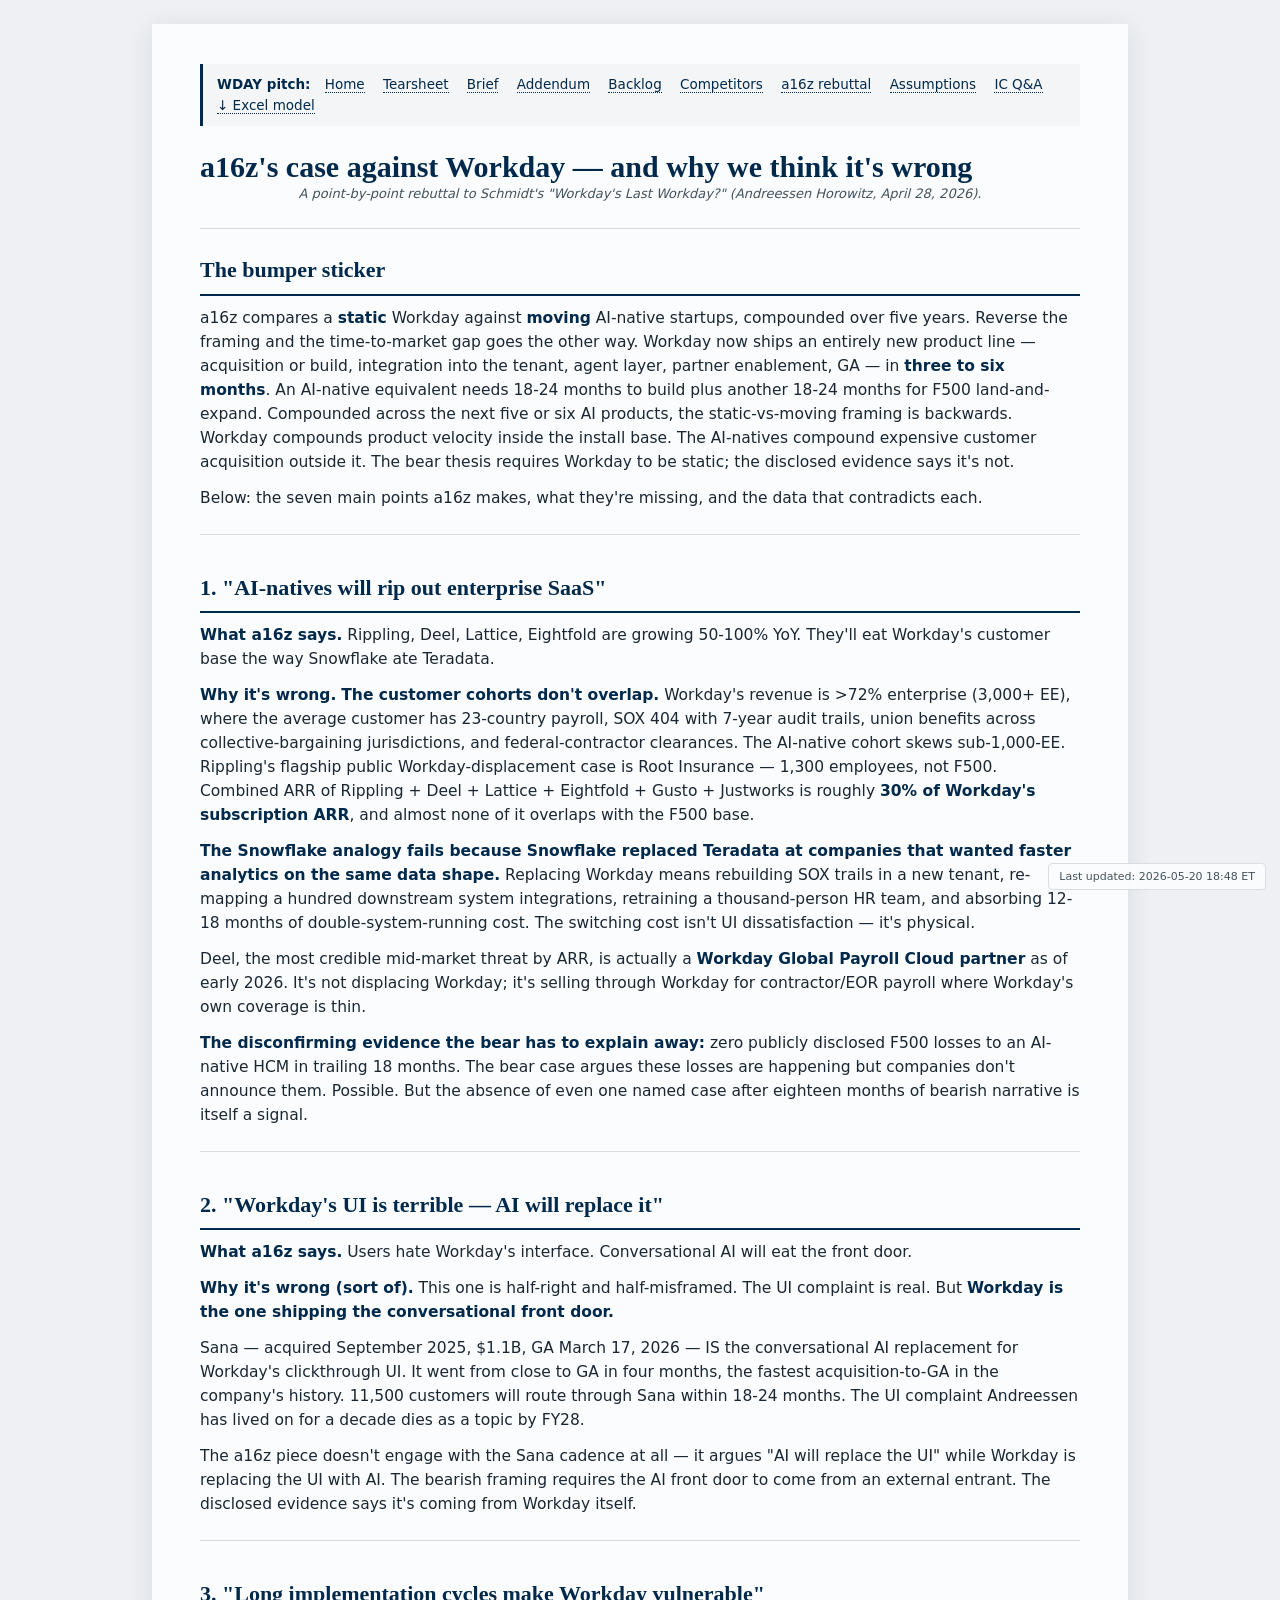
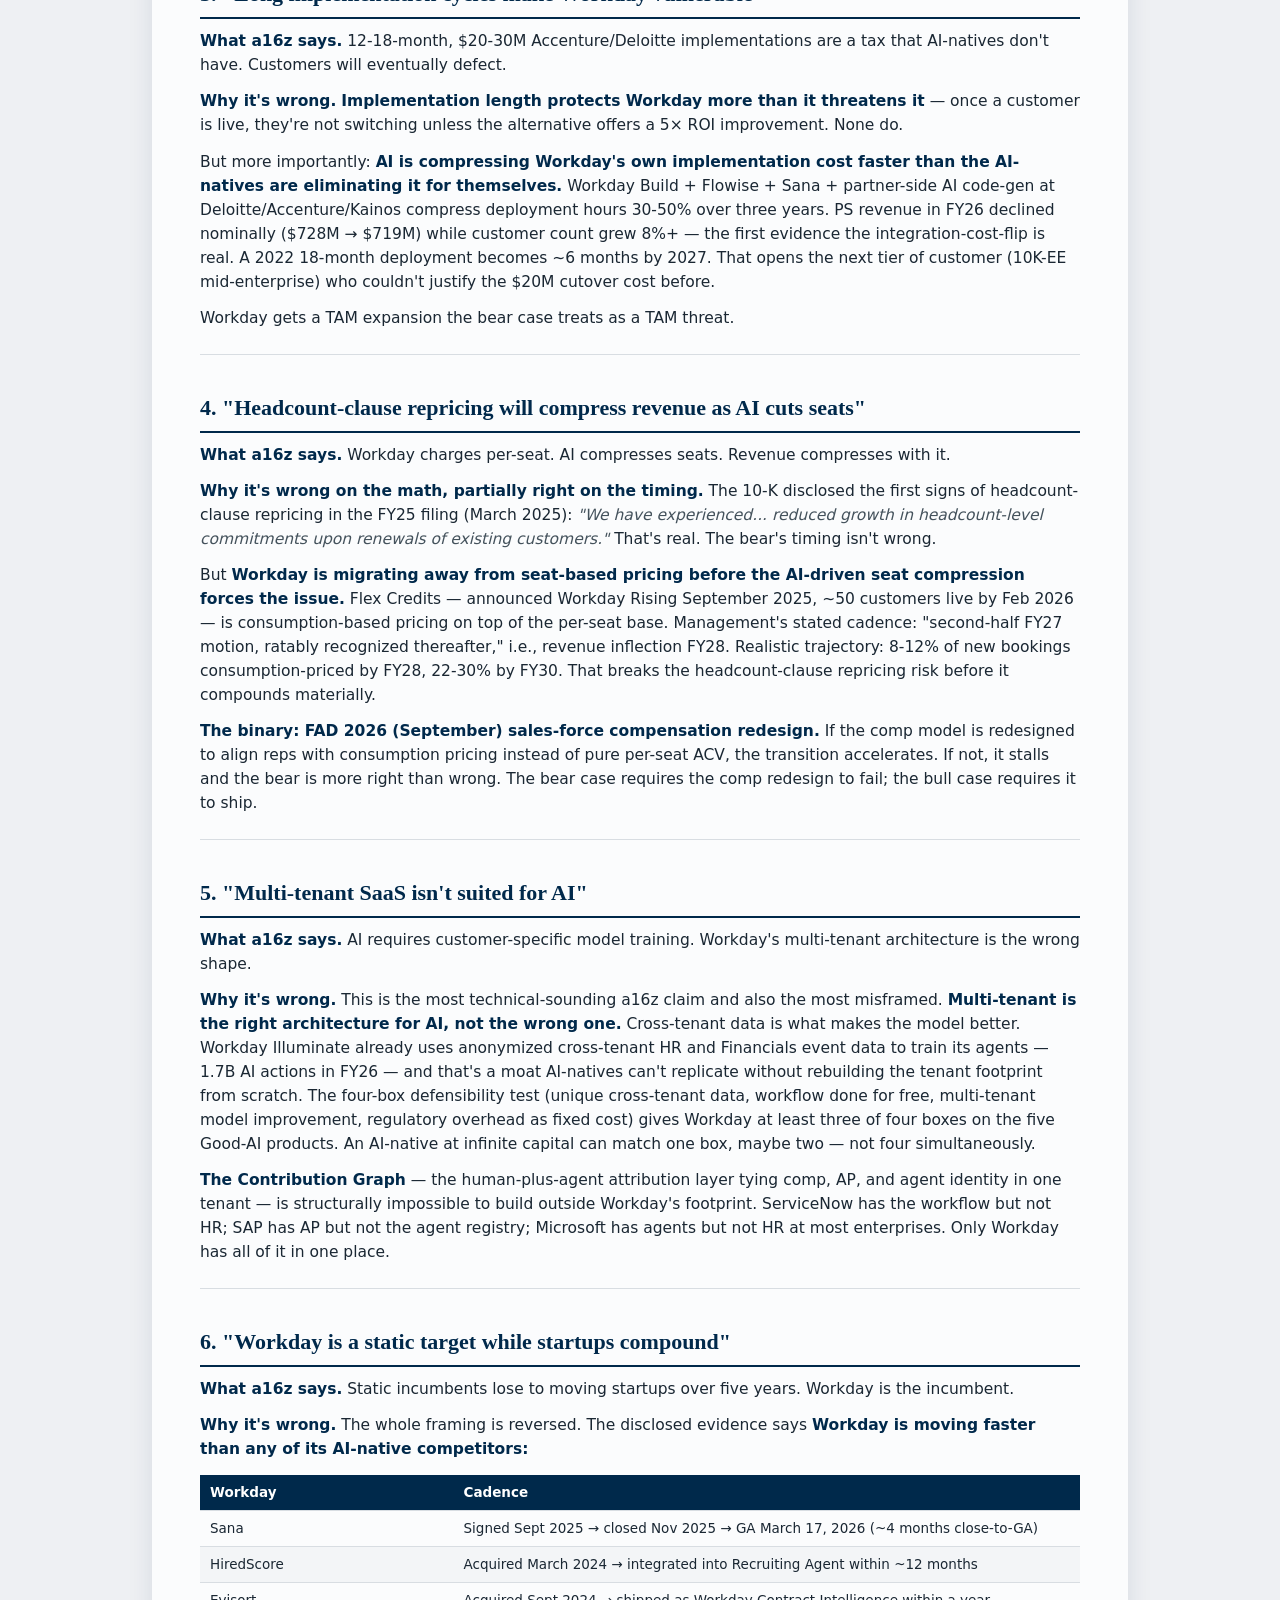
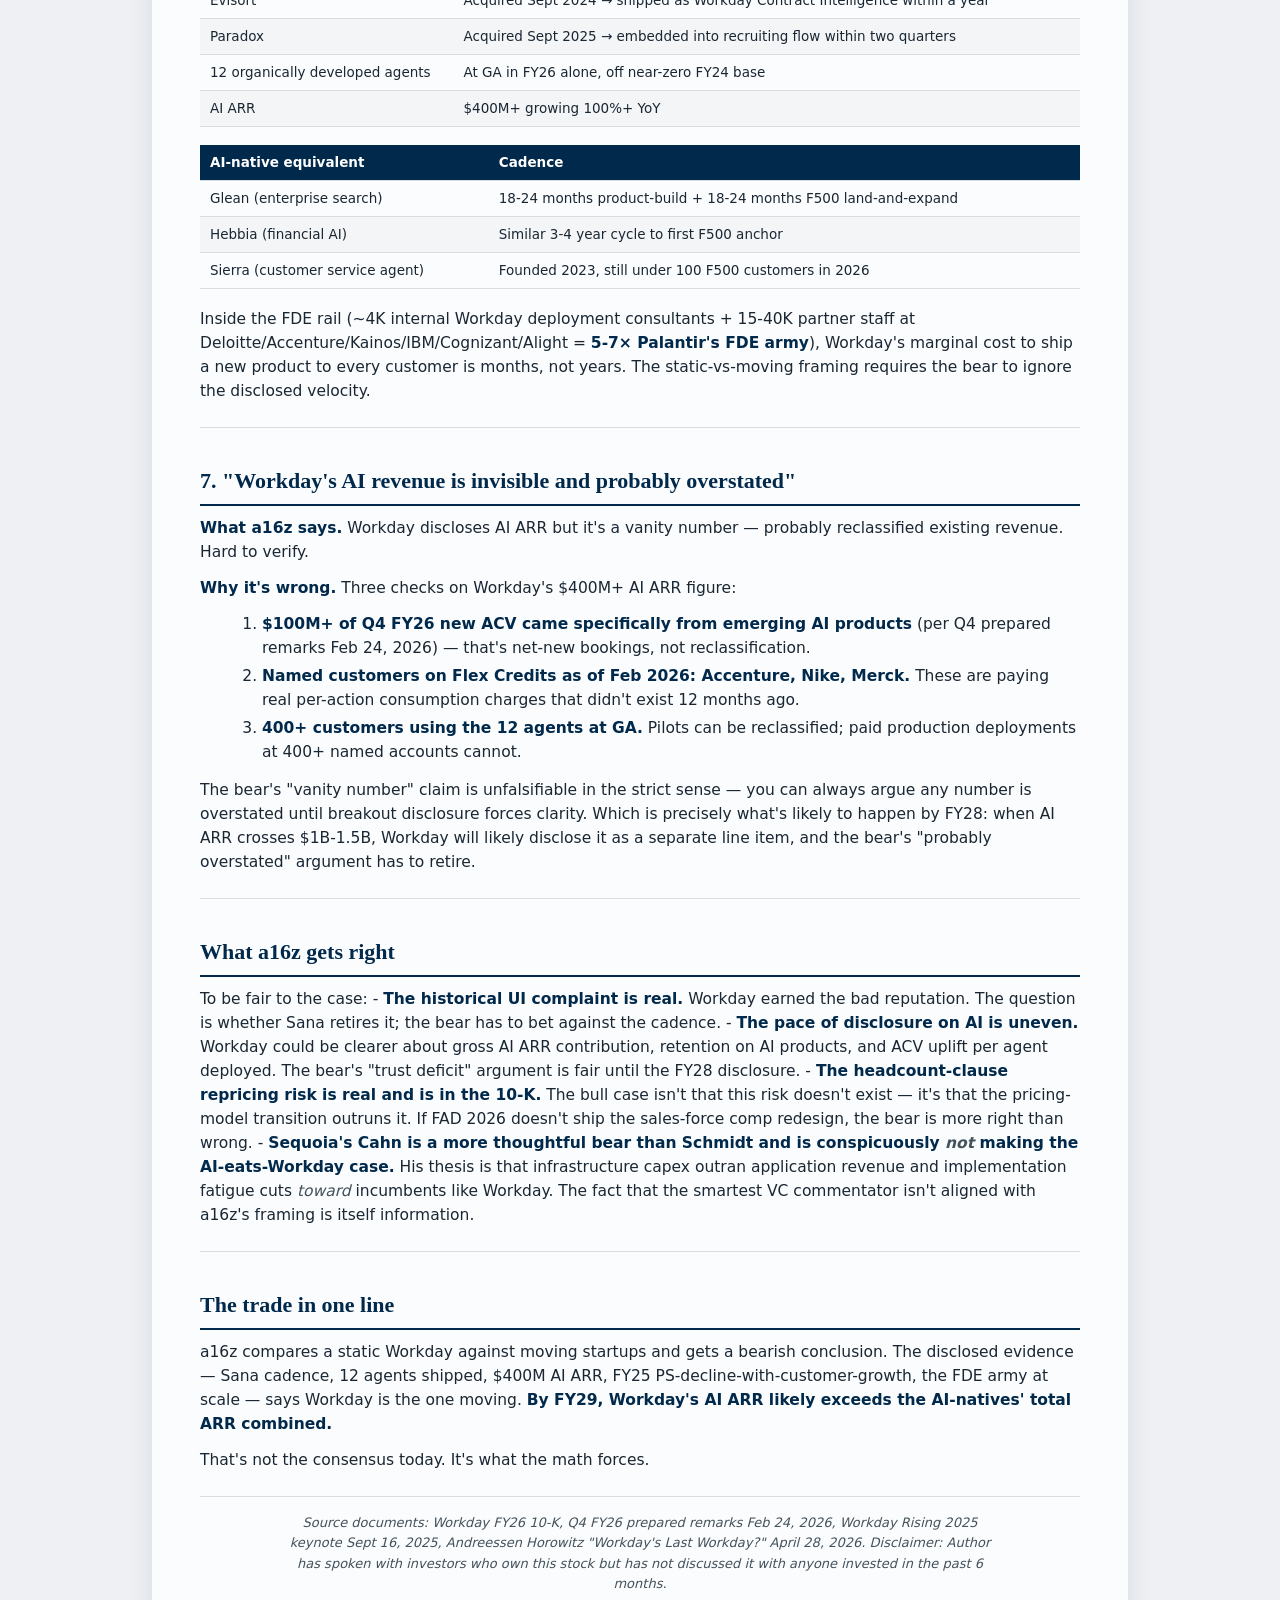
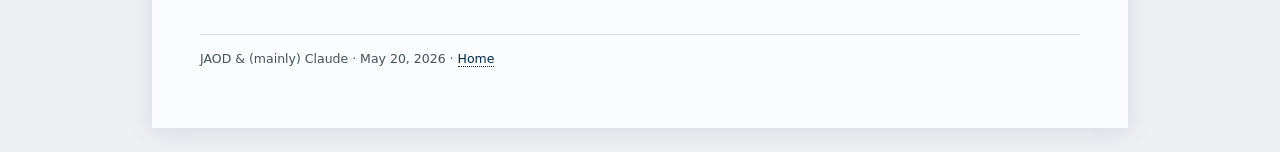
<file: a16z_rebuttal.html>
<!DOCTYPE html>
<html lang="en">
<head>
<meta charset="UTF-8">
<title>WDAY — a16z rebuttal</title>

<style>
  :root {
    --navy:    #00294b;
    --navy2:   #003a66;
    --teal:    #007e6c;
    --magenta: #a6256e;
    --gray:    #44525c;
    --bg:      #fbfcfd;
    --rule:    #d8dde2;
    --cell:    #f3f5f7;
  }
  html { background: #eef0f3; }
  body {
    max-width: 880px;
    margin: 24px auto;
    padding: 40px 48px 60px;
    background: var(--bg);
    color: #1a2733;
    font-family: -apple-system, BlinkMacSystemFont, "Segoe UI", "Inter", system-ui, sans-serif;
    font-size: 15.5px;
    line-height: 1.55;
    box-shadow: 0 4px 24px rgba(0,41,75,.10);
  }
  h1 { font-family: "Source Serif 4", Georgia, serif; font-size: 30px; color: var(--navy); margin: 0 0 4px; font-weight: 700; line-height: 1.15; }
  h2 { font-family: "Source Serif 4", Georgia, serif; font-size: 22px; color: var(--navy); margin: 36px 0 10px; font-weight: 700; border-bottom: 2px solid var(--navy); padding-bottom: 6px; }
  h3 { font-family: "Source Serif 4", Georgia, serif; font-size: 17px; color: var(--navy2); margin: 22px 0 6px; font-weight: 600; }
  p  { margin: 8px 0 12px; }
  strong { color: var(--navy); }
  em { color: var(--gray); }
  a { color: var(--navy); text-decoration: none; border-bottom: 1px dotted var(--navy); }
  a:hover { color: var(--teal); border-bottom-style: solid; }
  ul, ol { margin: 8px 0 14px 22px; }
  li { margin-bottom: 4px; }
  hr { border: none; border-top: 1px solid var(--rule); margin: 24px 0; }
  table { border-collapse: collapse; margin: 14px 0 18px; width: 100%; font-size: 13.5px; }
  th, td { padding: 7px 10px; text-align: left; border-bottom: 1px solid var(--rule); vertical-align: top; }
  th { background: var(--navy); color: white; font-weight: 600; }
  tr:nth-child(even) td { background: var(--cell); }
  blockquote { border-left: 3px solid var(--teal); margin: 10px 0; padding: 4px 14px; color: var(--gray); }
  img { max-width: 100%; height: auto; display: block; margin: 14px auto; border: 1px solid var(--rule); border-radius: 6px; }
  code { background: var(--cell); padding: 1px 5px; border-radius: 3px; font-size: 13px; }
  p > em:only-child { display: block; font-size: 13px; color: var(--gray); text-align: center; margin: -8px auto 18px; max-width: 720px; }
  body > p:first-of-type em:only-child { color: var(--gray); }
  h2:first-of-type { margin-top: 22px; }
  .nav { background: var(--cell); border-left: 3px solid var(--navy); padding: 10px 14px; margin: 0 0 24px; font-size: 13.5px; }
  .nav a { margin-right: 14px; }
  .nav strong { display: inline-block; margin-right: 10px; }
  .doc-grid {
    display: grid; grid-template-columns: 1fr 1fr; gap: 16px; margin: 24px 0;
  }
  .doc-card {
    border: 1px solid var(--rule); border-radius: 6px; padding: 18px 22px;
    background: white;
  }
  .doc-card h3 { margin-top: 0; }
  .doc-card .meta { color: var(--gray); font-size: 12.5px; margin-top: 4px; }
  .doc-card a.title { font-size: 17px; color: var(--navy); border-bottom: none; font-weight: 700; }
  .doc-card a.title:hover { color: var(--teal); }
  .doc-card .desc { margin: 8px 0 0; font-size: 14px; color: #2a3744; }
  .download-row {
    background: var(--cell); border-radius: 6px; padding: 14px 18px; margin: 18px 0; font-size: 14px;
  }
  .download-btn {
    display: inline-block;
    background: var(--navy);
    color: white !important;
    padding: 12px 22px;
    border-radius: 6px;
    border: none !important;
    font-size: 15px;
    font-weight: 600;
    text-decoration: none;
    margin: 18px 0 6px;
    transition: background 0.15s;
  }
  .download-btn:hover {
    background: var(--teal);
    color: white !important;
  }
  .download-btn::before { content: "↓  "; font-weight: bold; }
  .download-caption { display: block; font-size: 12.5px; color: var(--gray); margin-bottom: 18px; }
  .footer { color: var(--gray); font-size: 12.5px; margin-top: 40px; padding-top: 14px; border-top: 1px solid var(--rule); }
  .last-updated {
    position: fixed;
    bottom: 10px;
    right: 14px;
    color: var(--gray);
    font-size: 11px;
    background: rgba(251, 252, 253, 0.92);
    padding: 4px 10px;
    border-radius: 4px;
    border: 1px solid var(--rule);
    z-index: 100;
  }
</style>

</head>
<body>
<div class="nav">
<strong>WDAY pitch:</strong>
<a href="index.html">Home</a>
<a href="tearsheet.html">Tearsheet</a>
<a href="brief.html">Brief</a>
<a href="addendum.html">Addendum</a>
<a href="backlog.html">Backlog</a>
<a href="competitors.html">Competitors</a>
<a href="a16z_rebuttal.html">a16z rebuttal</a>
<a href="assumptions.html">Assumptions</a>
<a href="ic_qa.html">IC Q&amp;A</a>
<a href="WDAY_Model.xlsx" download>↓ Excel model</a>
</div>
<h1>a16z's case against Workday — and why we think it's wrong</h1>
<p><em>A point-by-point rebuttal to Schmidt's "Workday's Last Workday?" (Andreessen Horowitz, April 28, 2026).</em></p>
<hr />
<h2>The bumper sticker</h2>
<p>a16z compares a <strong>static</strong> Workday against <strong>moving</strong> AI-native startups, compounded over five years. Reverse the framing and the time-to-market gap goes the other way. Workday now ships an entirely new product line — acquisition or build, integration into the tenant, agent layer, partner enablement, GA — in <strong>three to six months</strong>. An AI-native equivalent needs 18-24 months to build plus another 18-24 months for F500 land-and-expand. Compounded across the next five or six AI products, the static-vs-moving framing is backwards. Workday compounds product velocity inside the install base. The AI-natives compound expensive customer acquisition outside it. The bear thesis requires Workday to be static; the disclosed evidence says it's not.</p>
<p>Below: the seven main points a16z makes, what they're missing, and the data that contradicts each.</p>
<hr />
<h2>1. "AI-natives will rip out enterprise SaaS"</h2>
<p><strong>What a16z says.</strong> Rippling, Deel, Lattice, Eightfold are growing 50-100% YoY. They'll eat Workday's customer base the way Snowflake ate Teradata.</p>
<p><strong>Why it's wrong.</strong> <strong>The customer cohorts don't overlap.</strong> Workday's revenue is &gt;72% enterprise (3,000+ EE), where the average customer has 23-country payroll, SOX 404 with 7-year audit trails, union benefits across collective-bargaining jurisdictions, and federal-contractor clearances. The AI-native cohort skews sub-1,000-EE. Rippling's flagship public Workday-displacement case is Root Insurance — 1,300 employees, not F500. Combined ARR of Rippling + Deel + Lattice + Eightfold + Gusto + Justworks is roughly <strong>30% of Workday's subscription ARR</strong>, and almost none of it overlaps with the F500 base.</p>
<p><strong>The Snowflake analogy fails because Snowflake replaced Teradata at companies that wanted faster analytics on the same data shape.</strong> Replacing Workday means rebuilding SOX trails in a new tenant, re-mapping a hundred downstream system integrations, retraining a thousand-person HR team, and absorbing 12-18 months of double-system-running cost. The switching cost isn't UI dissatisfaction — it's physical.</p>
<p>Deel, the most credible mid-market threat by ARR, is actually a <strong>Workday Global Payroll Cloud partner</strong> as of early 2026. It's not displacing Workday; it's selling through Workday for contractor/EOR payroll where Workday's own coverage is thin.</p>
<p><strong>The disconfirming evidence the bear has to explain away:</strong> zero publicly disclosed F500 losses to an AI-native HCM in trailing 18 months. The bear case argues these losses are happening but companies don't announce them. Possible. But the absence of even one named case after eighteen months of bearish narrative is itself a signal.</p>
<hr />
<h2>2. "Workday's UI is terrible — AI will replace it"</h2>
<p><strong>What a16z says.</strong> Users hate Workday's interface. Conversational AI will eat the front door.</p>
<p><strong>Why it's wrong (sort of).</strong> This one is half-right and half-misframed. The UI complaint is real. But <strong>Workday is the one shipping the conversational front door.</strong></p>
<p>Sana — acquired September 2025, $1.1B, GA March 17, 2026 — IS the conversational AI replacement for Workday's clickthrough UI. It went from close to GA in four months, the fastest acquisition-to-GA in the company's history. 11,500 customers will route through Sana within 18-24 months. The UI complaint Andreessen has lived on for a decade dies as a topic by FY28.</p>
<p>The a16z piece doesn't engage with the Sana cadence at all — it argues "AI will replace the UI" while Workday is replacing the UI with AI. The bearish framing requires the AI front door to come from an external entrant. The disclosed evidence says it's coming from Workday itself.</p>
<hr />
<h2>3. "Long implementation cycles make Workday vulnerable"</h2>
<p><strong>What a16z says.</strong> 12-18-month, $20-30M Accenture/Deloitte implementations are a tax that AI-natives don't have. Customers will eventually defect.</p>
<p><strong>Why it's wrong.</strong> <strong>Implementation length protects Workday more than it threatens it</strong> — once a customer is live, they're not switching unless the alternative offers a 5× ROI improvement. None do.</p>
<p>But more importantly: <strong>AI is compressing Workday's own implementation cost faster than the AI-natives are eliminating it for themselves.</strong> Workday Build + Flowise + Sana + partner-side AI code-gen at Deloitte/Accenture/Kainos compress deployment hours 30-50% over three years. PS revenue in FY26 declined nominally ($728M → $719M) while customer count grew 8%+ — the first evidence the integration-cost-flip is real. A 2022 18-month deployment becomes ~6 months by 2027. That opens the next tier of customer (10K-EE mid-enterprise) who couldn't justify the $20M cutover cost before.</p>
<p>Workday gets a TAM expansion the bear case treats as a TAM threat.</p>
<hr />
<h2>4. "Headcount-clause repricing will compress revenue as AI cuts seats"</h2>
<p><strong>What a16z says.</strong> Workday charges per-seat. AI compresses seats. Revenue compresses with it.</p>
<p><strong>Why it's wrong on the math, partially right on the timing.</strong> The 10-K disclosed the first signs of headcount-clause repricing in the FY25 filing (March 2025): <em>"We have experienced... reduced growth in headcount-level commitments upon renewals of existing customers."</em> That's real. The bear's timing isn't wrong.</p>
<p>But <strong>Workday is migrating away from seat-based pricing before the AI-driven seat compression forces the issue.</strong> Flex Credits — announced Workday Rising September 2025, ~50 customers live by Feb 2026 — is consumption-based pricing on top of the per-seat base. Management's stated cadence: "second-half FY27 motion, ratably recognized thereafter," i.e., revenue inflection FY28. Realistic trajectory: 8-12% of new bookings consumption-priced by FY28, 22-30% by FY30. That breaks the headcount-clause repricing risk before it compounds materially.</p>
<p><strong>The binary: FAD 2026 (September) sales-force compensation redesign.</strong> If the comp model is redesigned to align reps with consumption pricing instead of pure per-seat ACV, the transition accelerates. If not, it stalls and the bear is more right than wrong. The bear case requires the comp redesign to fail; the bull case requires it to ship.</p>
<hr />
<h2>5. "Multi-tenant SaaS isn't suited for AI"</h2>
<p><strong>What a16z says.</strong> AI requires customer-specific model training. Workday's multi-tenant architecture is the wrong shape.</p>
<p><strong>Why it's wrong.</strong> This is the most technical-sounding a16z claim and also the most misframed. <strong>Multi-tenant is the right architecture for AI, not the wrong one.</strong> Cross-tenant data is what makes the model better. Workday Illuminate already uses anonymized cross-tenant HR and Financials event data to train its agents — 1.7B AI actions in FY26 — and that's a moat AI-natives can't replicate without rebuilding the tenant footprint from scratch. The four-box defensibility test (unique cross-tenant data, workflow done for free, multi-tenant model improvement, regulatory overhead as fixed cost) gives Workday at least three of four boxes on the five Good-AI products. An AI-native at infinite capital can match one box, maybe two — not four simultaneously.</p>
<p><strong>The Contribution Graph</strong> — the human-plus-agent attribution layer tying comp, AP, and agent identity in one tenant — is structurally impossible to build outside Workday's footprint. ServiceNow has the workflow but not HR; SAP has AP but not the agent registry; Microsoft has agents but not HR at most enterprises. Only Workday has all of it in one place.</p>
<hr />
<h2>6. "Workday is a static target while startups compound"</h2>
<p><strong>What a16z says.</strong> Static incumbents lose to moving startups over five years. Workday is the incumbent.</p>
<p><strong>Why it's wrong.</strong> The whole framing is reversed. The disclosed evidence says <strong>Workday is moving faster than any of its AI-native competitors:</strong></p>
<table>
<thead>
<tr>
<th>Workday</th>
<th>Cadence</th>
</tr>
</thead>
<tbody>
<tr>
<td>Sana</td>
<td>Signed Sept 2025 → closed Nov 2025 → GA March 17, 2026 (~4 months close-to-GA)</td>
</tr>
<tr>
<td>HiredScore</td>
<td>Acquired March 2024 → integrated into Recruiting Agent within ~12 months</td>
</tr>
<tr>
<td>Evisort</td>
<td>Acquired Sept 2024 → shipped as Workday Contract Intelligence within a year</td>
</tr>
<tr>
<td>Paradox</td>
<td>Acquired Sept 2025 → embedded into recruiting flow within two quarters</td>
</tr>
<tr>
<td>12 organically developed agents</td>
<td>At GA in FY26 alone, off near-zero FY24 base</td>
</tr>
<tr>
<td>AI ARR</td>
<td>$400M+ growing 100%+ YoY</td>
</tr>
</tbody>
</table>
<table>
<thead>
<tr>
<th>AI-native equivalent</th>
<th>Cadence</th>
</tr>
</thead>
<tbody>
<tr>
<td>Glean (enterprise search)</td>
<td>18-24 months product-build + 18-24 months F500 land-and-expand</td>
</tr>
<tr>
<td>Hebbia (financial AI)</td>
<td>Similar 3-4 year cycle to first F500 anchor</td>
</tr>
<tr>
<td>Sierra (customer service agent)</td>
<td>Founded 2023, still under 100 F500 customers in 2026</td>
</tr>
</tbody>
</table>
<p>Inside the FDE rail (~4K internal Workday deployment consultants + 15-40K partner staff at Deloitte/Accenture/Kainos/IBM/Cognizant/Alight = <strong>5-7× Palantir's FDE army</strong>), Workday's marginal cost to ship a new product to every customer is months, not years. The static-vs-moving framing requires the bear to ignore the disclosed velocity.</p>
<hr />
<h2>7. "Workday's AI revenue is invisible and probably overstated"</h2>
<p><strong>What a16z says.</strong> Workday discloses AI ARR but it's a vanity number — probably reclassified existing revenue. Hard to verify.</p>
<p><strong>Why it's wrong.</strong> Three checks on Workday's $400M+ AI ARR figure:</p>
<ol>
<li><strong>$100M+ of Q4 FY26 new ACV came specifically from emerging AI products</strong> (per Q4 prepared remarks Feb 24, 2026) — that's net-new bookings, not reclassification.</li>
<li><strong>Named customers on Flex Credits as of Feb 2026: Accenture, Nike, Merck.</strong> These are paying real per-action consumption charges that didn't exist 12 months ago.</li>
<li><strong>400+ customers using the 12 agents at GA.</strong> Pilots can be reclassified; paid production deployments at 400+ named accounts cannot.</li>
</ol>
<p>The bear's "vanity number" claim is unfalsifiable in the strict sense — you can always argue any number is overstated until breakout disclosure forces clarity. Which is precisely what's likely to happen by FY28: when AI ARR crosses $1B-1.5B, Workday will likely disclose it as a separate line item, and the bear's "probably overstated" argument has to retire.</p>
<hr />
<h2>What a16z gets right</h2>
<p>To be fair to the case:
- <strong>The historical UI complaint is real.</strong> Workday earned the bad reputation. The question is whether Sana retires it; the bear has to bet against the cadence.
- <strong>The pace of disclosure on AI is uneven.</strong> Workday could be clearer about gross AI ARR contribution, retention on AI products, and ACV uplift per agent deployed. The bear's "trust deficit" argument is fair until the FY28 disclosure.
- <strong>The headcount-clause repricing risk is real and is in the 10-K.</strong> The bull case isn't that this risk doesn't exist — it's that the pricing-model transition outruns it. If FAD 2026 doesn't ship the sales-force comp redesign, the bear is more right than wrong.
- <strong>Sequoia's Cahn is a more thoughtful bear than Schmidt and is conspicuously <em>not</em> making the AI-eats-Workday case.</strong> His thesis is that infrastructure capex outran application revenue and implementation fatigue cuts <em>toward</em> incumbents like Workday. The fact that the smartest VC commentator isn't aligned with a16z's framing is itself information.</p>
<hr />
<h2>The trade in one line</h2>
<p>a16z compares a static Workday against moving startups and gets a bearish conclusion. The disclosed evidence — Sana cadence, 12 agents shipped, $400M AI ARR, FY25 PS-decline-with-customer-growth, the FDE army at scale — says Workday is the one moving. <strong>By FY29, Workday's AI ARR likely exceeds the AI-natives' total ARR combined.</strong></p>
<p>That's not the consensus today. It's what the math forces.</p>
<hr />
<p><em>Source documents: Workday FY26 10-K, Q4 FY26 prepared remarks Feb 24, 2026, Workday Rising 2025 keynote Sept 16, 2025, Andreessen Horowitz "Workday's Last Workday?" April 28, 2026. Disclaimer: Author has spoken with investors who own this stock but has not discussed it with anyone invested in the past 6 months.</em></p>
<div class="footer">JAOD &amp; (mainly) Claude · May 20, 2026 · <a href="index.html">Home</a></div>
<div class="last-updated">Last updated: 2026-05-20 18:48 ET</div>
</body>
</html>
</file>
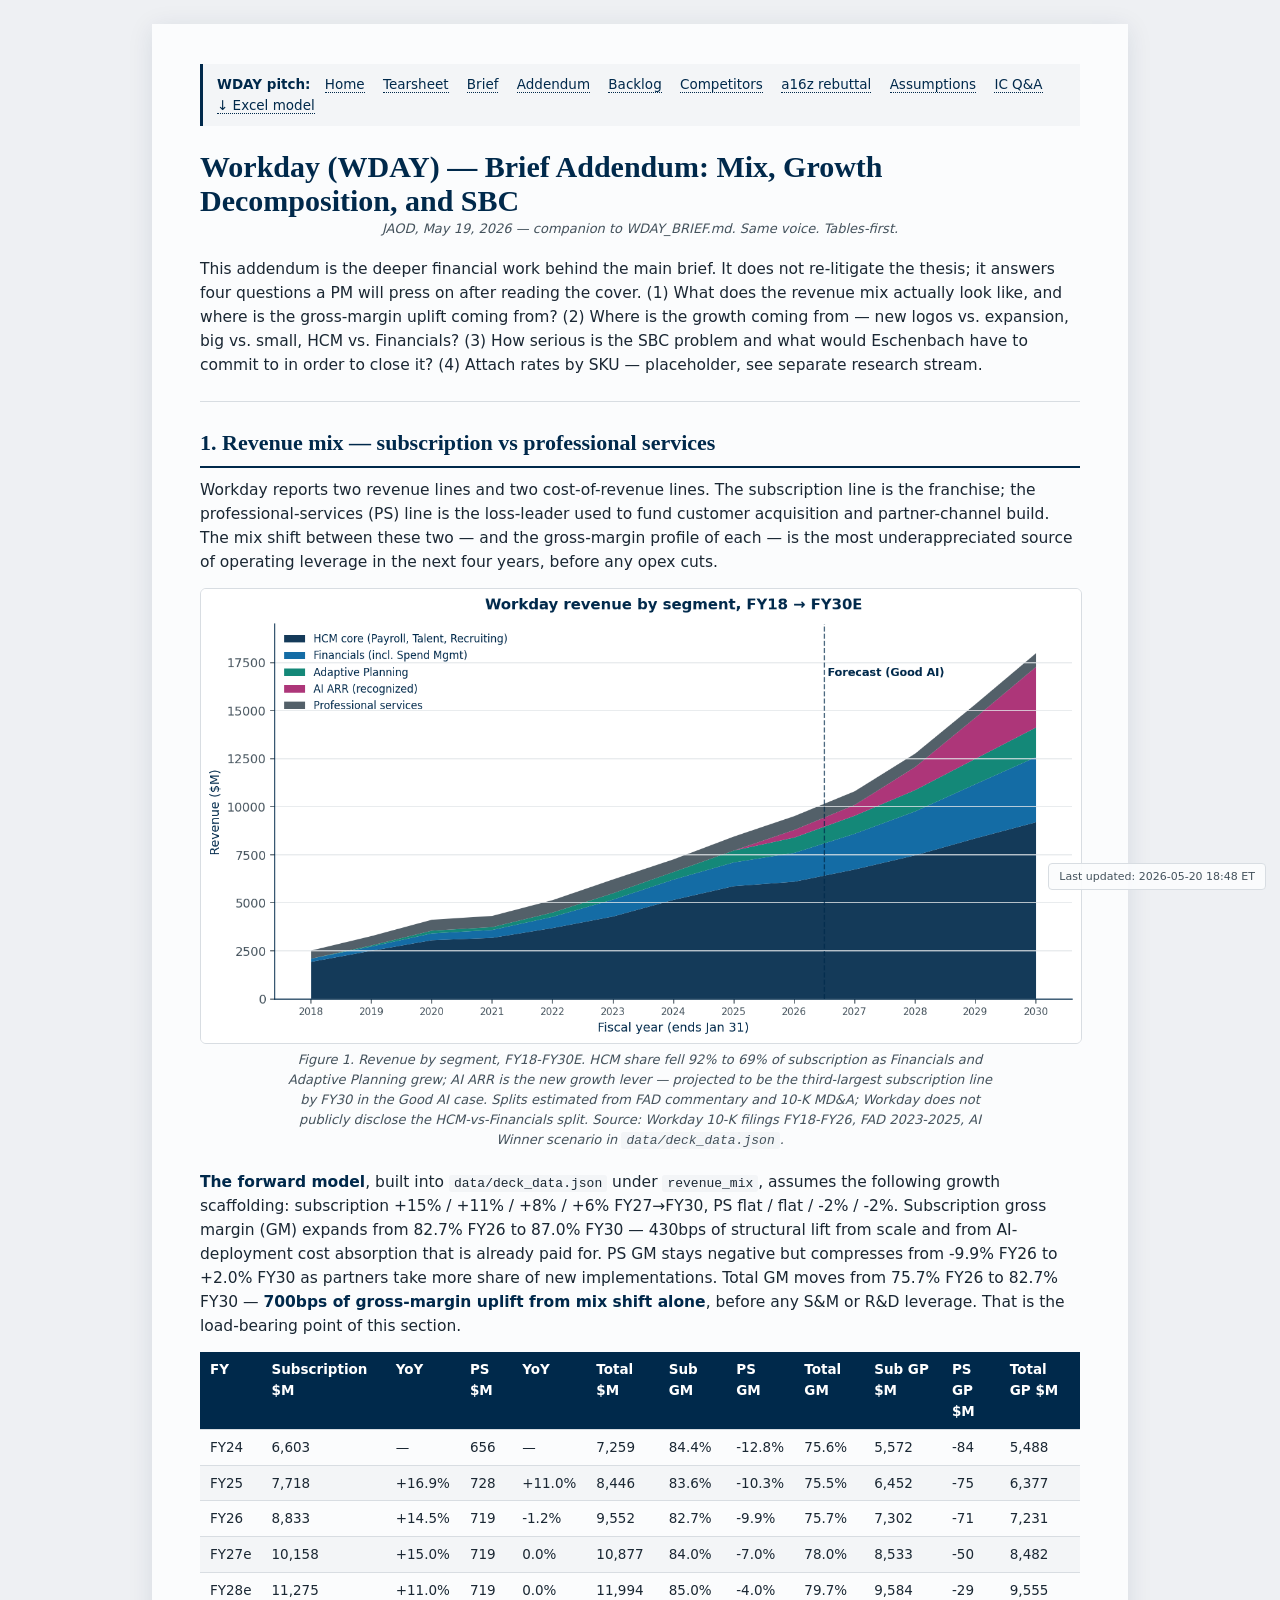
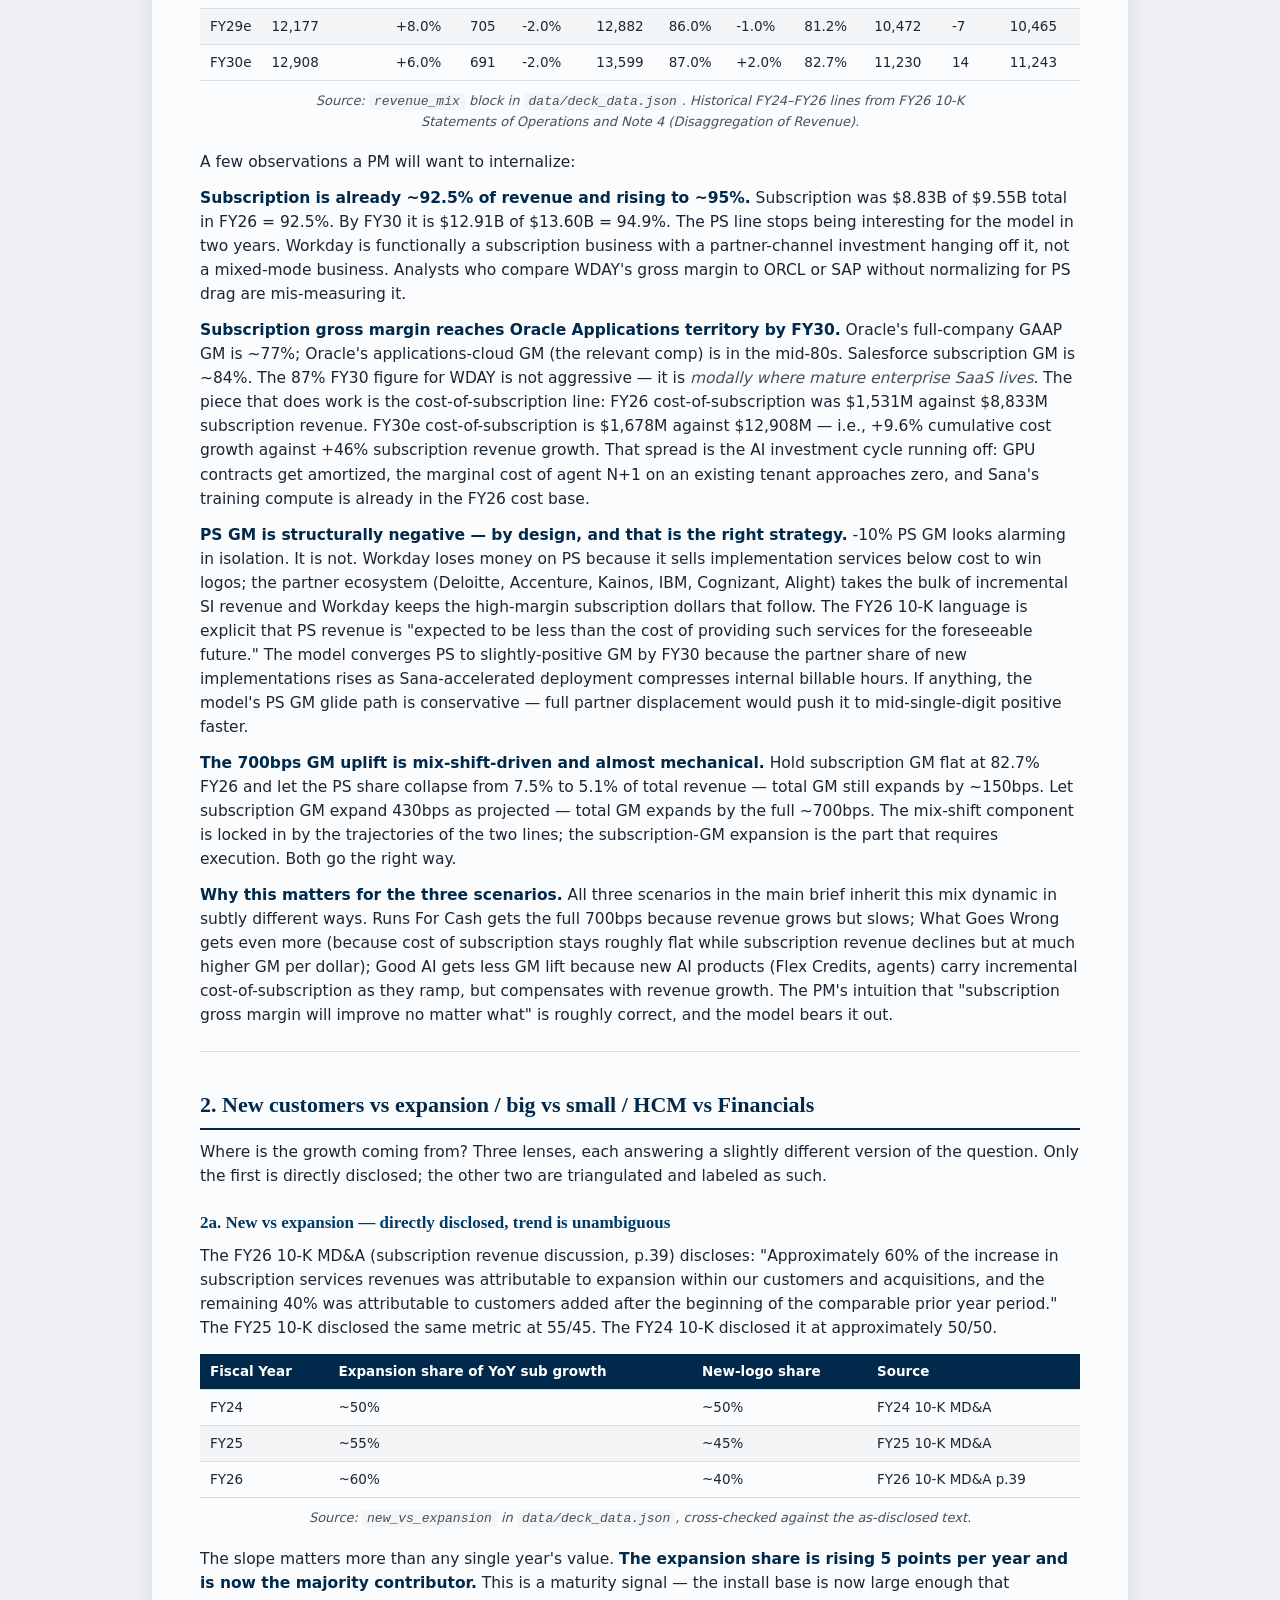
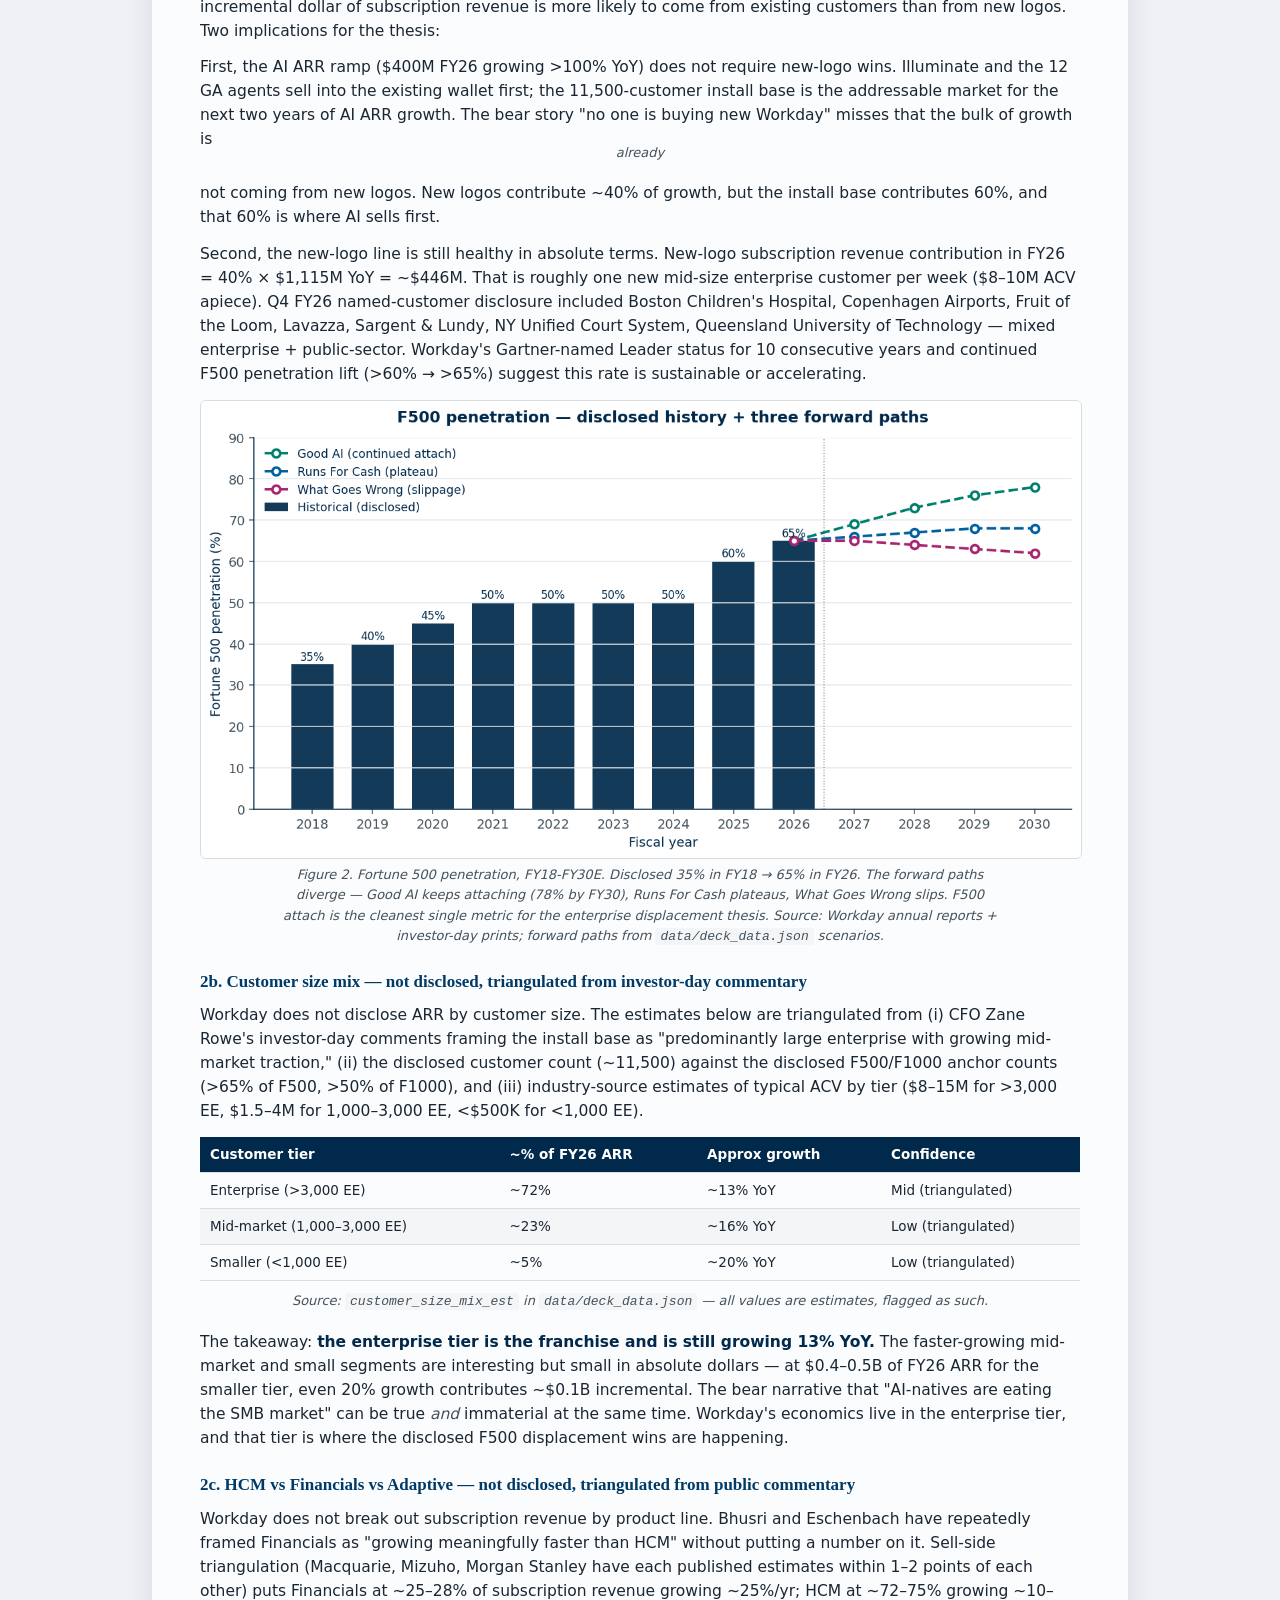
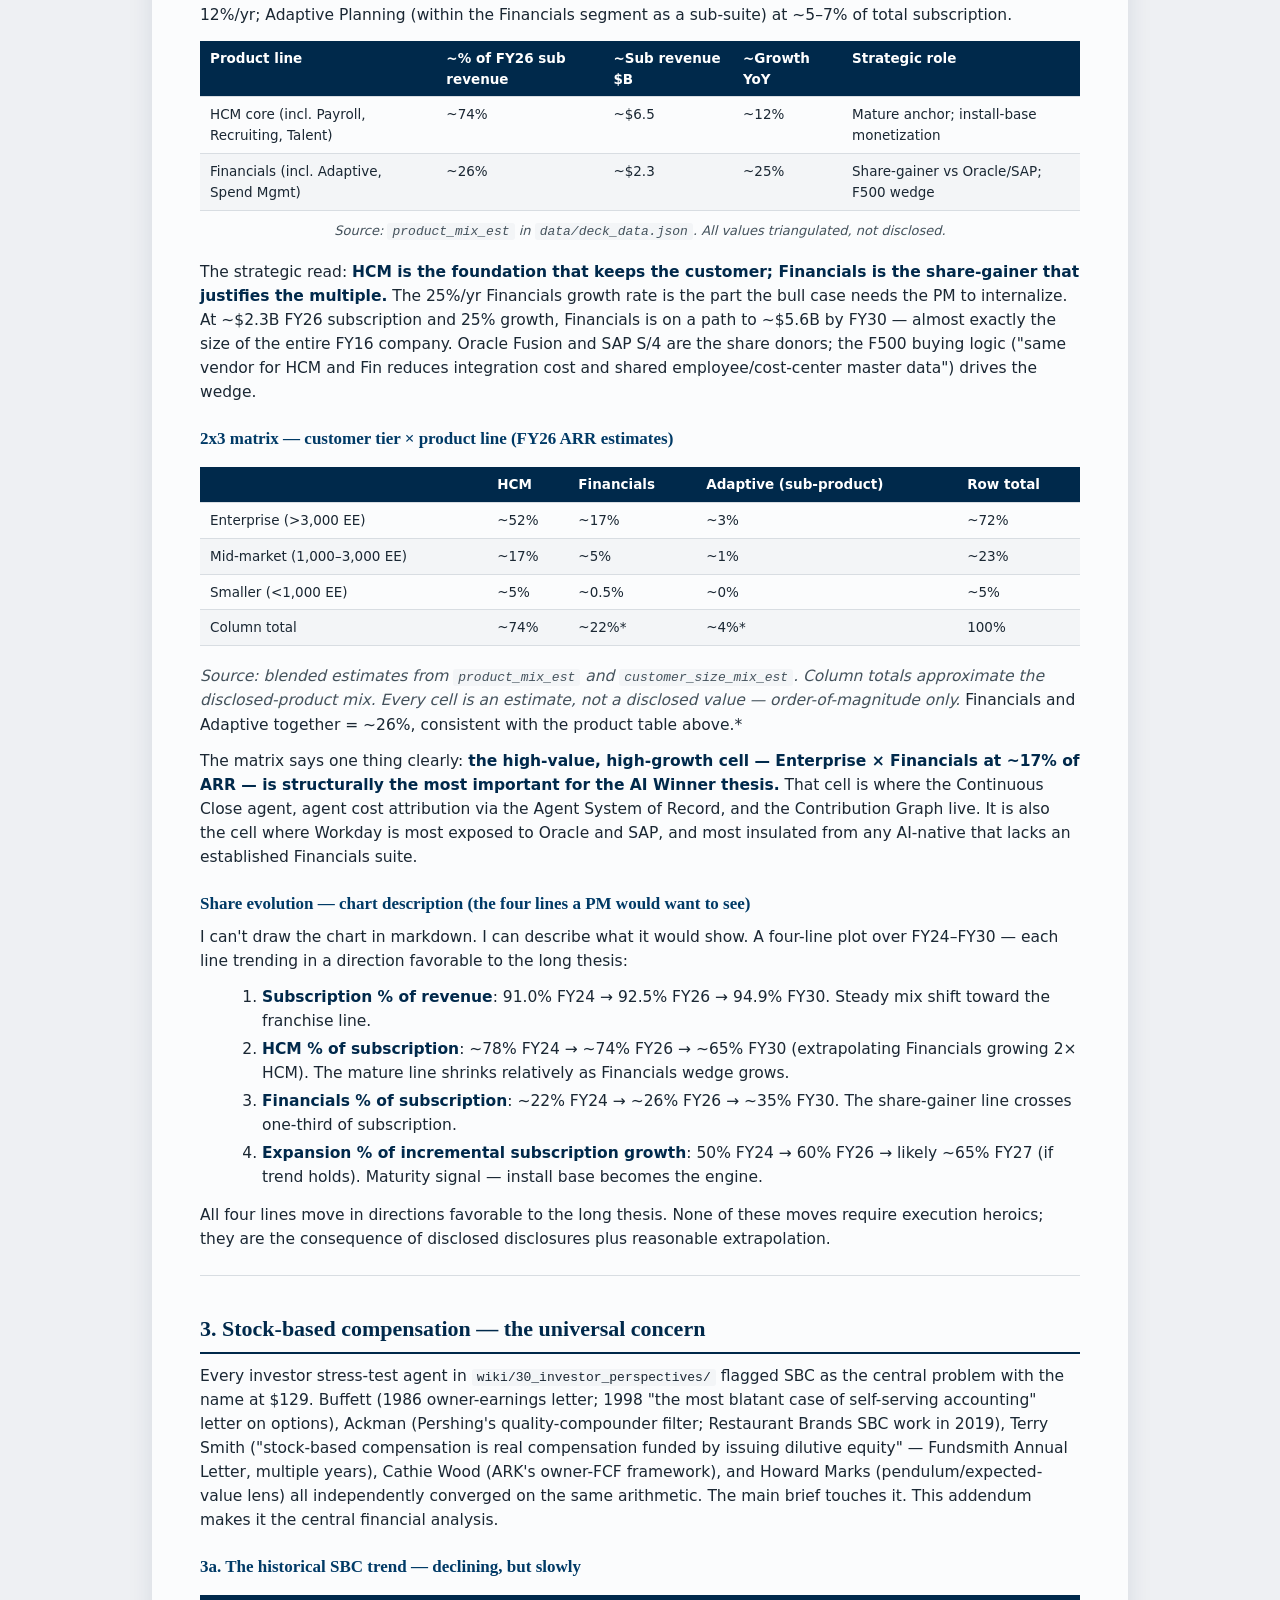
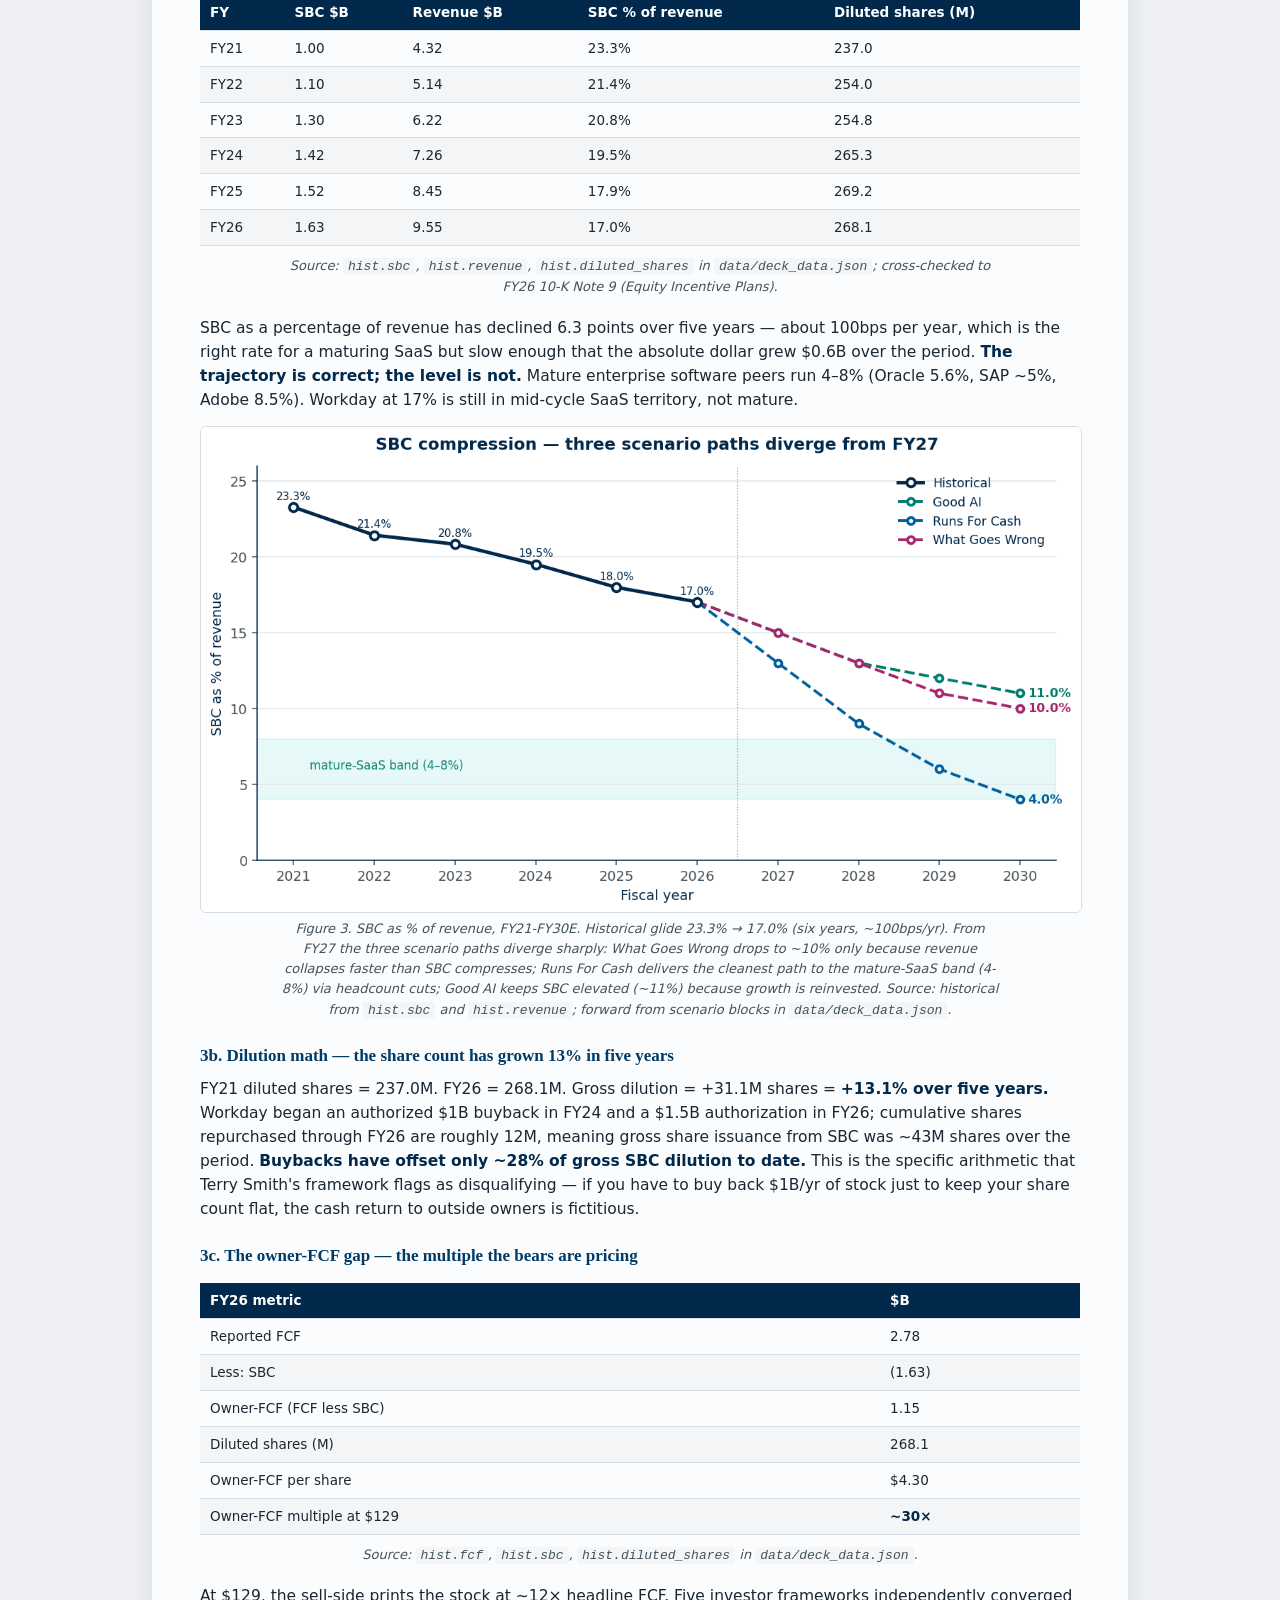
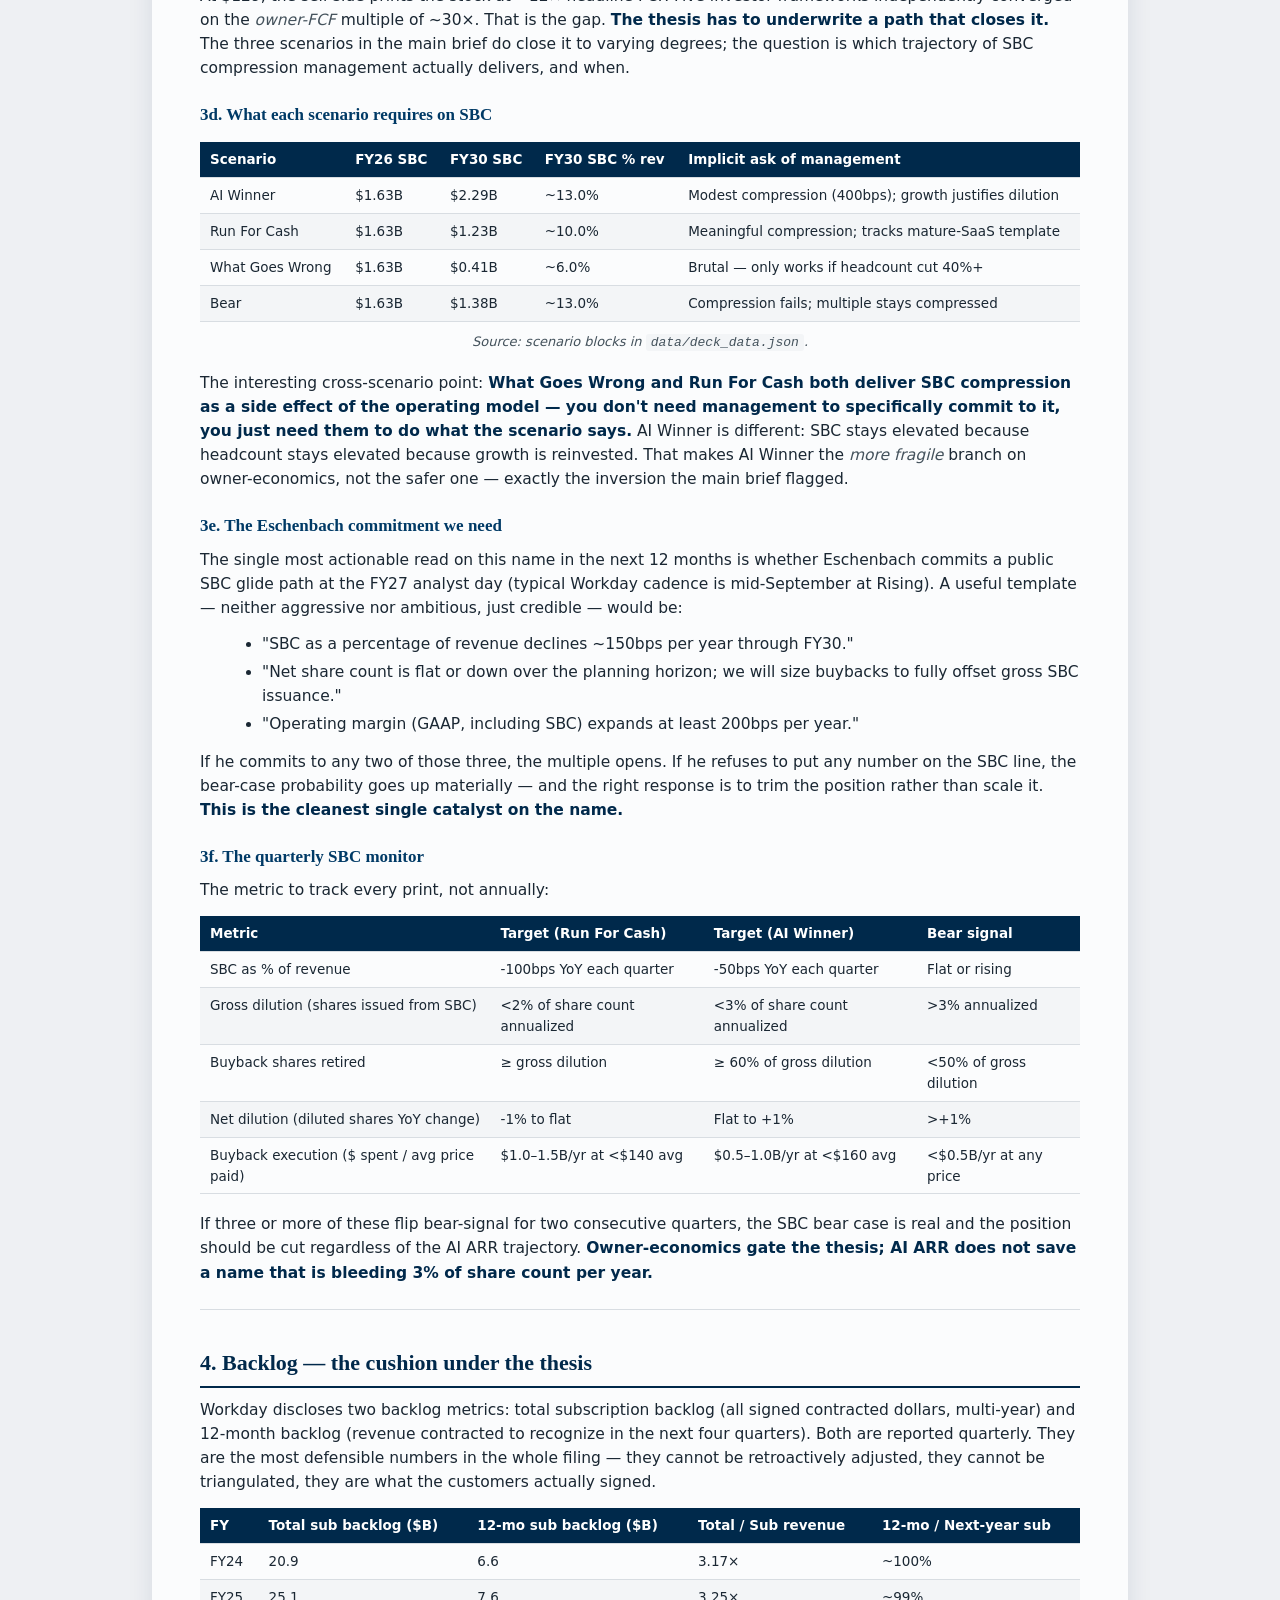
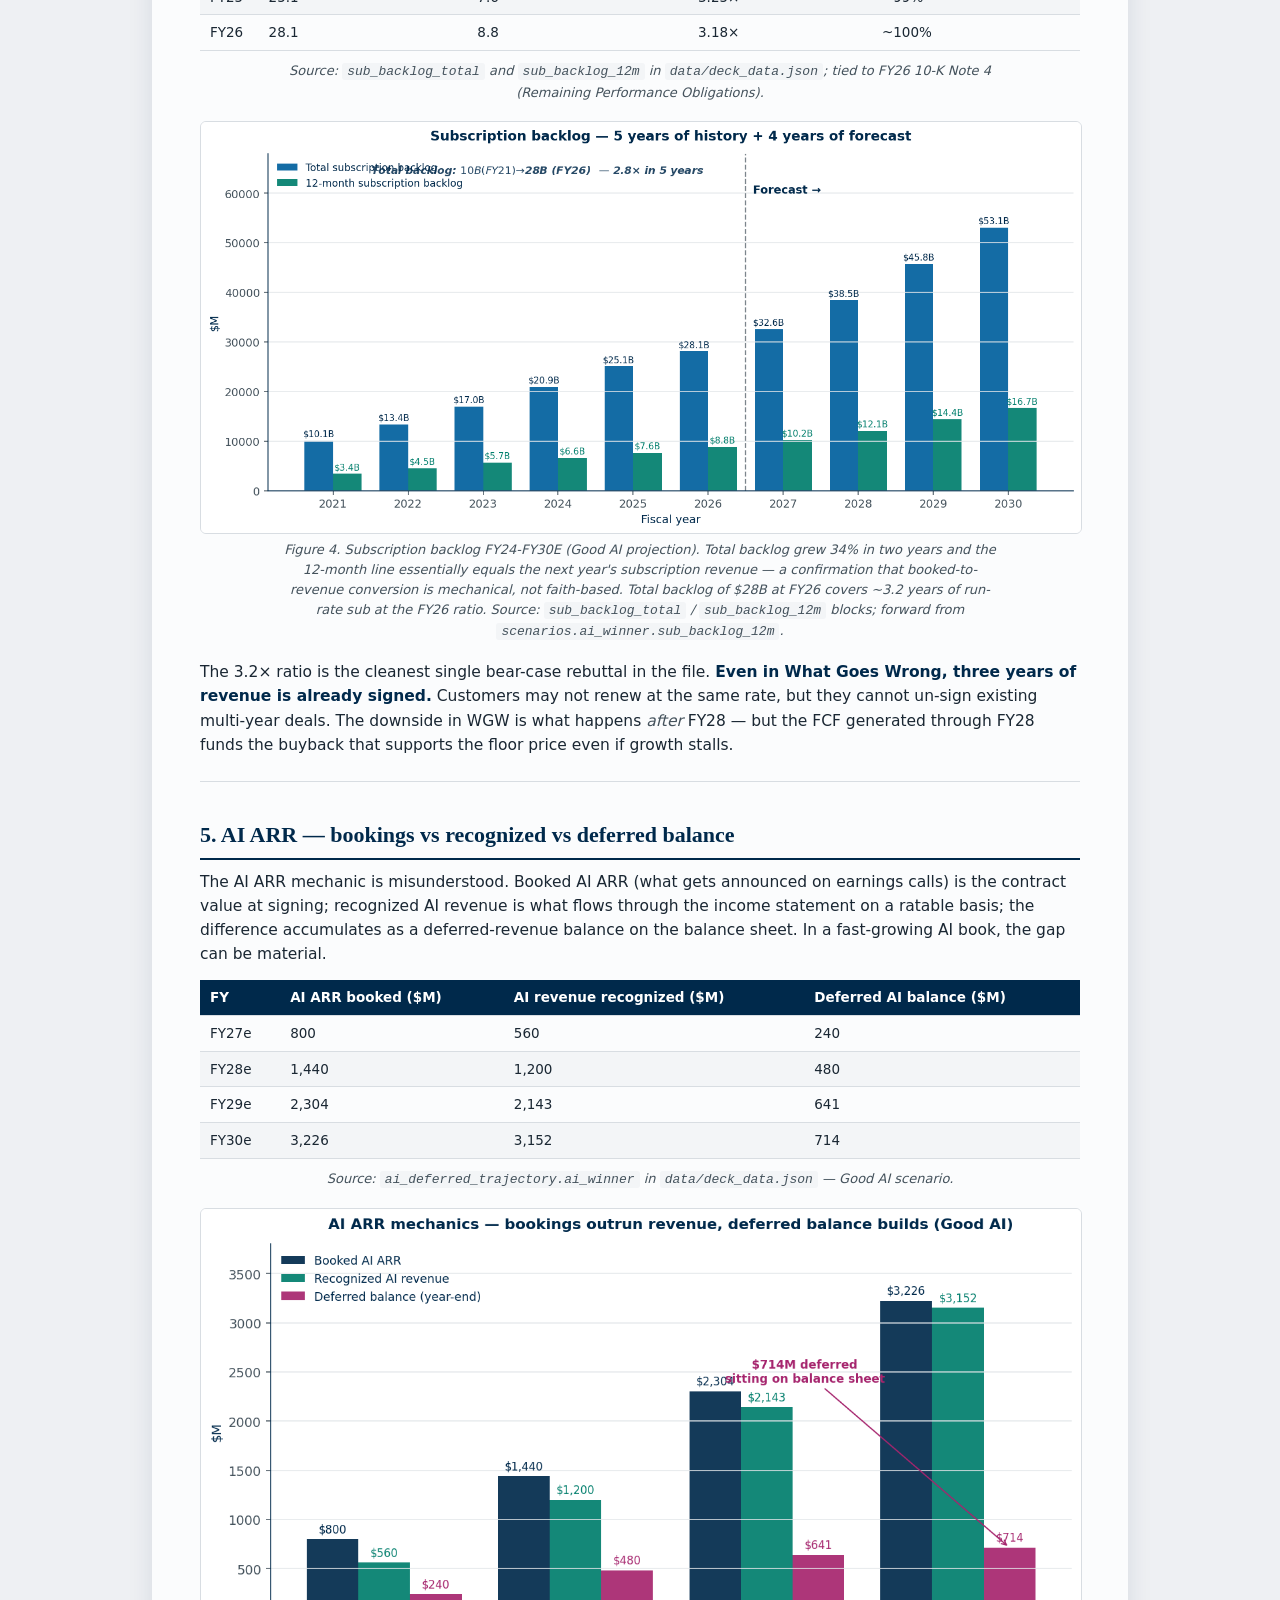
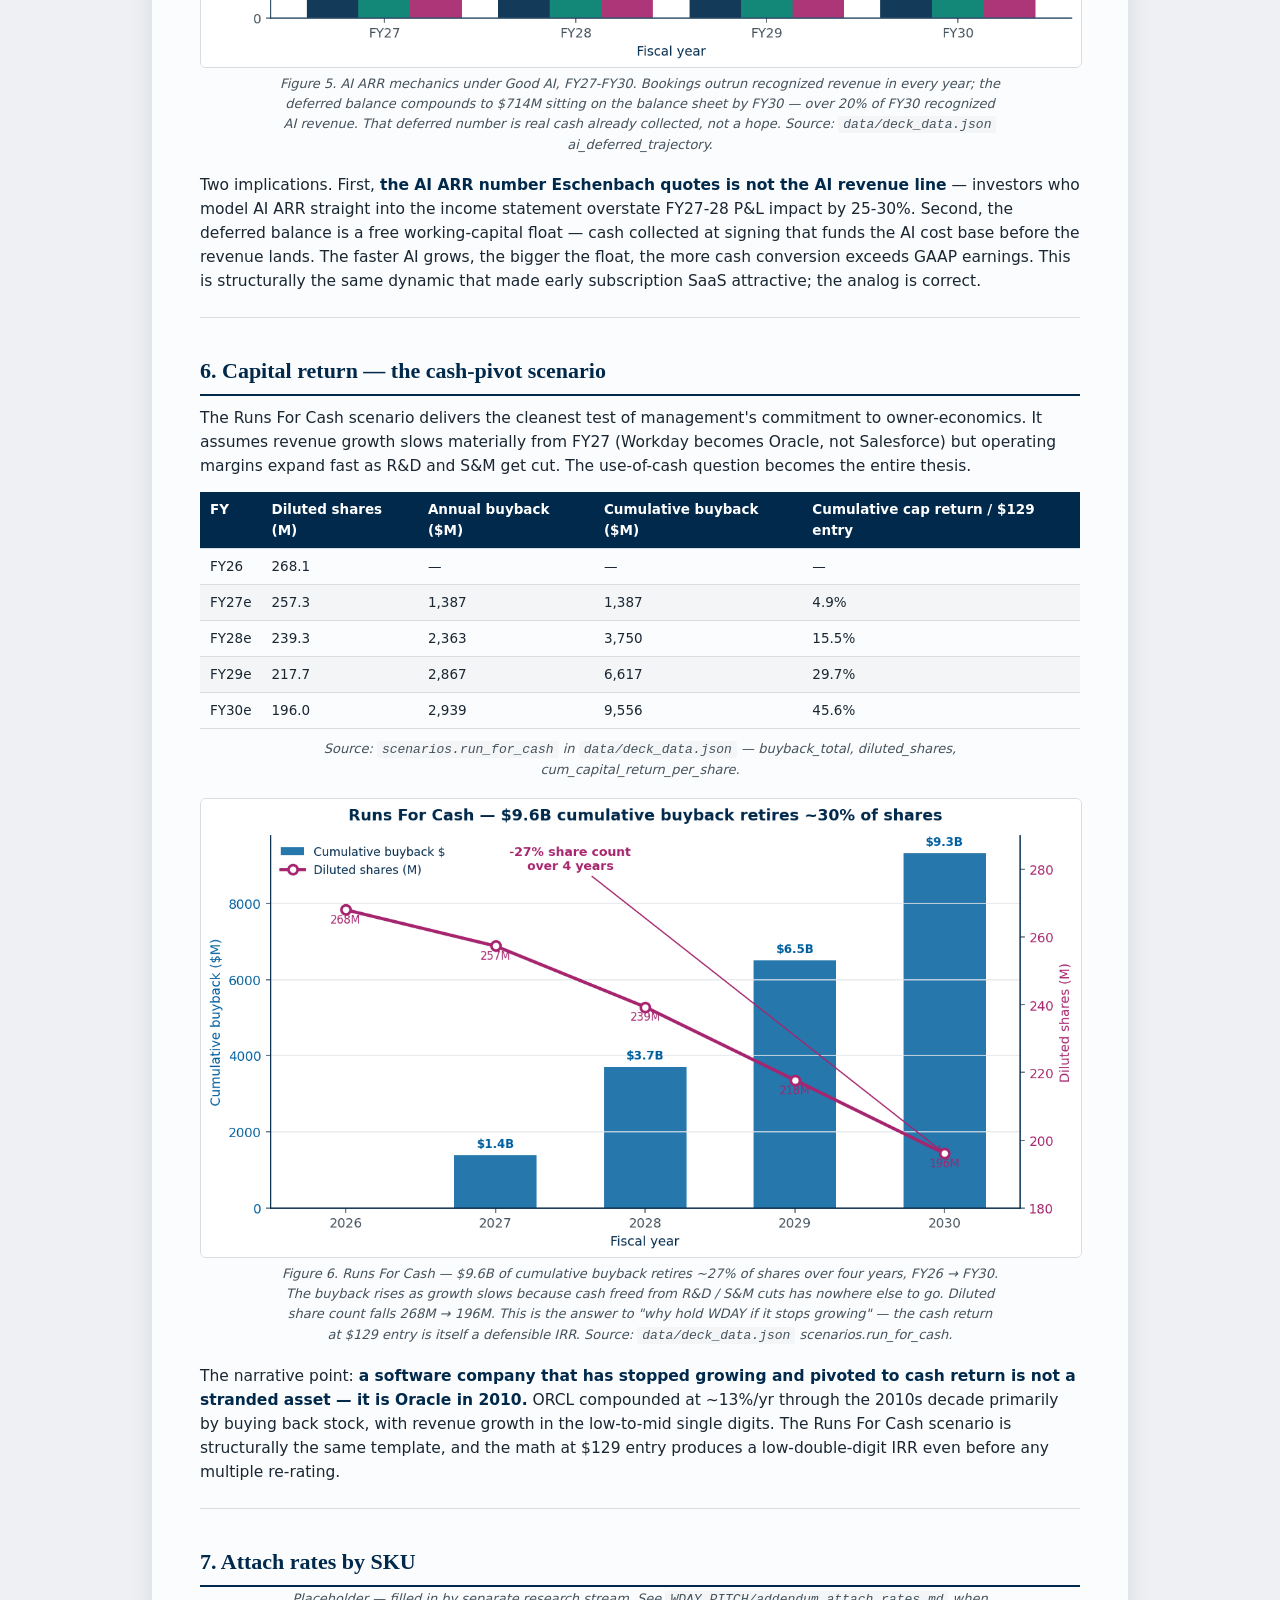
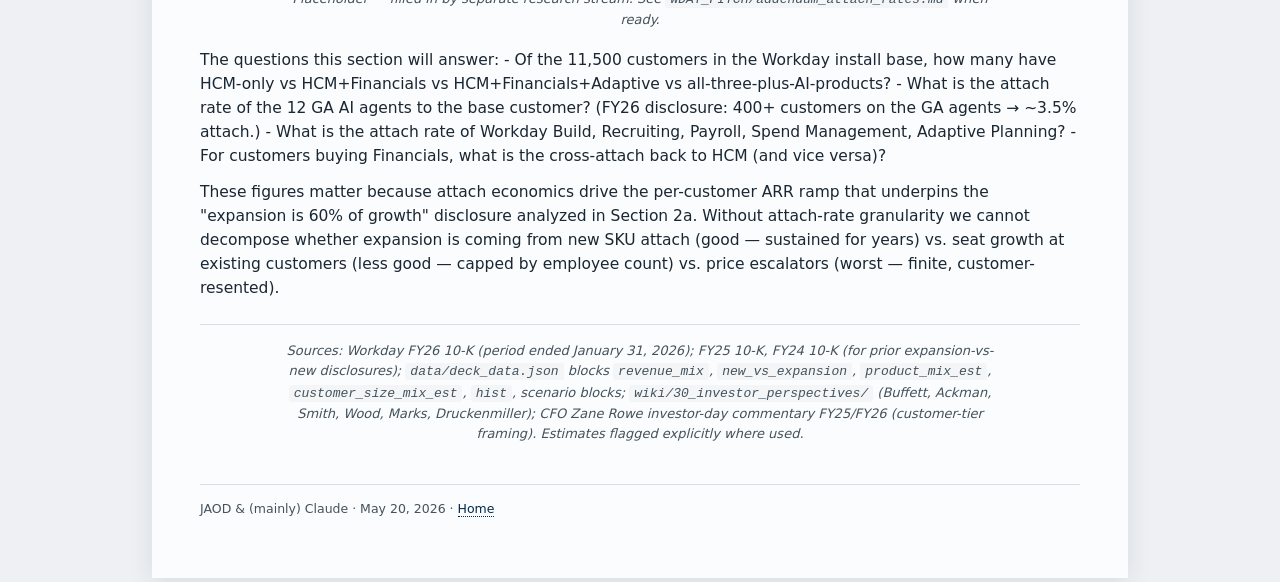
<file: addendum.html>
<!DOCTYPE html>
<html lang="en">
<head>
<meta charset="UTF-8">
<title>WDAY addendum — revenue mix, SBC, attach</title>

<style>
  :root {
    --navy:    #00294b;
    --navy2:   #003a66;
    --teal:    #007e6c;
    --magenta: #a6256e;
    --gray:    #44525c;
    --bg:      #fbfcfd;
    --rule:    #d8dde2;
    --cell:    #f3f5f7;
  }
  html { background: #eef0f3; }
  body {
    max-width: 880px;
    margin: 24px auto;
    padding: 40px 48px 60px;
    background: var(--bg);
    color: #1a2733;
    font-family: -apple-system, BlinkMacSystemFont, "Segoe UI", "Inter", system-ui, sans-serif;
    font-size: 15.5px;
    line-height: 1.55;
    box-shadow: 0 4px 24px rgba(0,41,75,.10);
  }
  h1 { font-family: "Source Serif 4", Georgia, serif; font-size: 30px; color: var(--navy); margin: 0 0 4px; font-weight: 700; line-height: 1.15; }
  h2 { font-family: "Source Serif 4", Georgia, serif; font-size: 22px; color: var(--navy); margin: 36px 0 10px; font-weight: 700; border-bottom: 2px solid var(--navy); padding-bottom: 6px; }
  h3 { font-family: "Source Serif 4", Georgia, serif; font-size: 17px; color: var(--navy2); margin: 22px 0 6px; font-weight: 600; }
  p  { margin: 8px 0 12px; }
  strong { color: var(--navy); }
  em { color: var(--gray); }
  a { color: var(--navy); text-decoration: none; border-bottom: 1px dotted var(--navy); }
  a:hover { color: var(--teal); border-bottom-style: solid; }
  ul, ol { margin: 8px 0 14px 22px; }
  li { margin-bottom: 4px; }
  hr { border: none; border-top: 1px solid var(--rule); margin: 24px 0; }
  table { border-collapse: collapse; margin: 14px 0 18px; width: 100%; font-size: 13.5px; }
  th, td { padding: 7px 10px; text-align: left; border-bottom: 1px solid var(--rule); vertical-align: top; }
  th { background: var(--navy); color: white; font-weight: 600; }
  tr:nth-child(even) td { background: var(--cell); }
  blockquote { border-left: 3px solid var(--teal); margin: 10px 0; padding: 4px 14px; color: var(--gray); }
  img { max-width: 100%; height: auto; display: block; margin: 14px auto; border: 1px solid var(--rule); border-radius: 6px; }
  code { background: var(--cell); padding: 1px 5px; border-radius: 3px; font-size: 13px; }
  p > em:only-child { display: block; font-size: 13px; color: var(--gray); text-align: center; margin: -8px auto 18px; max-width: 720px; }
  body > p:first-of-type em:only-child { color: var(--gray); }
  h2:first-of-type { margin-top: 22px; }
  .nav { background: var(--cell); border-left: 3px solid var(--navy); padding: 10px 14px; margin: 0 0 24px; font-size: 13.5px; }
  .nav a { margin-right: 14px; }
  .nav strong { display: inline-block; margin-right: 10px; }
  .doc-grid {
    display: grid; grid-template-columns: 1fr 1fr; gap: 16px; margin: 24px 0;
  }
  .doc-card {
    border: 1px solid var(--rule); border-radius: 6px; padding: 18px 22px;
    background: white;
  }
  .doc-card h3 { margin-top: 0; }
  .doc-card .meta { color: var(--gray); font-size: 12.5px; margin-top: 4px; }
  .doc-card a.title { font-size: 17px; color: var(--navy); border-bottom: none; font-weight: 700; }
  .doc-card a.title:hover { color: var(--teal); }
  .doc-card .desc { margin: 8px 0 0; font-size: 14px; color: #2a3744; }
  .download-row {
    background: var(--cell); border-radius: 6px; padding: 14px 18px; margin: 18px 0; font-size: 14px;
  }
  .download-btn {
    display: inline-block;
    background: var(--navy);
    color: white !important;
    padding: 12px 22px;
    border-radius: 6px;
    border: none !important;
    font-size: 15px;
    font-weight: 600;
    text-decoration: none;
    margin: 18px 0 6px;
    transition: background 0.15s;
  }
  .download-btn:hover {
    background: var(--teal);
    color: white !important;
  }
  .download-btn::before { content: "↓  "; font-weight: bold; }
  .download-caption { display: block; font-size: 12.5px; color: var(--gray); margin-bottom: 18px; }
  .footer { color: var(--gray); font-size: 12.5px; margin-top: 40px; padding-top: 14px; border-top: 1px solid var(--rule); }
  .last-updated {
    position: fixed;
    bottom: 10px;
    right: 14px;
    color: var(--gray);
    font-size: 11px;
    background: rgba(251, 252, 253, 0.92);
    padding: 4px 10px;
    border-radius: 4px;
    border: 1px solid var(--rule);
    z-index: 100;
  }
</style>

</head>
<body>
<div class="nav">
<strong>WDAY pitch:</strong>
<a href="index.html">Home</a>
<a href="tearsheet.html">Tearsheet</a>
<a href="brief.html">Brief</a>
<a href="addendum.html">Addendum</a>
<a href="backlog.html">Backlog</a>
<a href="competitors.html">Competitors</a>
<a href="a16z_rebuttal.html">a16z rebuttal</a>
<a href="assumptions.html">Assumptions</a>
<a href="ic_qa.html">IC Q&amp;A</a>
<a href="WDAY_Model.xlsx" download>↓ Excel model</a>
</div>
<h1>Workday (WDAY) — Brief Addendum: Mix, Growth Decomposition, and SBC</h1>
<p><em>JAOD, May 19, 2026 — companion to WDAY_BRIEF.md. Same voice. Tables-first.</em></p>
<p>This addendum is the deeper financial work behind the main brief. It does not re-litigate the thesis; it answers four questions a PM will press on after reading the cover. (1) What does the revenue mix actually look like, and where is the gross-margin uplift coming from? (2) Where is the growth coming from — new logos vs. expansion, big vs. small, HCM vs. Financials? (3) How serious is the SBC problem and what would Eschenbach have to commit to in order to close it? (4) Attach rates by SKU — placeholder, see separate research stream.</p>
<hr />
<h2>1. Revenue mix — subscription vs professional services</h2>
<p>Workday reports two revenue lines and two cost-of-revenue lines. The subscription line is the franchise; the professional-services (PS) line is the loss-leader used to fund customer acquisition and partner-channel build. The mix shift between these two — and the gross-margin profile of each — is the most underappreciated source of operating leverage in the next four years, before any opex cuts.</p>
<p><img alt="Revenue by segment, FY18-FY30E" src="charts/08_revenue_by_segment.png" /></p>
<p><em>Figure 1. Revenue by segment, FY18-FY30E. HCM share fell 92% to 69% of subscription as Financials and Adaptive Planning grew; AI ARR is the new growth lever — projected to be the third-largest subscription line by FY30 in the Good AI case. Splits estimated from FAD commentary and 10-K MD&A; Workday does not publicly disclose the HCM-vs-Financials split. Source: Workday 10-K filings FY18-FY26, FAD 2023-2025, AI Winner scenario in <code>data/deck_data.json</code>.</em></p>
<p><strong>The forward model</strong>, built into <code>data/deck_data.json</code> under <code>revenue_mix</code>, assumes the following growth scaffolding: subscription +15% / +11% / +8% / +6% FY27→FY30, PS flat / flat / -2% / -2%. Subscription gross margin (GM) expands from 82.7% FY26 to 87.0% FY30 — 430bps of structural lift from scale and from AI-deployment cost absorption that is already paid for. PS GM stays negative but compresses from -9.9% FY26 to +2.0% FY30 as partners take more share of new implementations. Total GM moves from 75.7% FY26 to 82.7% FY30 — <strong>700bps of gross-margin uplift from mix shift alone</strong>, before any S&amp;M or R&amp;D leverage. That is the load-bearing point of this section.</p>
<table>
<thead>
<tr>
<th>FY</th>
<th>Subscription $M</th>
<th>YoY</th>
<th>PS $M</th>
<th>YoY</th>
<th>Total $M</th>
<th>Sub GM</th>
<th>PS GM</th>
<th>Total GM</th>
<th>Sub GP $M</th>
<th>PS GP $M</th>
<th>Total GP $M</th>
</tr>
</thead>
<tbody>
<tr>
<td>FY24</td>
<td>6,603</td>
<td>—</td>
<td>656</td>
<td>—</td>
<td>7,259</td>
<td>84.4%</td>
<td>-12.8%</td>
<td>75.6%</td>
<td>5,572</td>
<td>-84</td>
<td>5,488</td>
</tr>
<tr>
<td>FY25</td>
<td>7,718</td>
<td>+16.9%</td>
<td>728</td>
<td>+11.0%</td>
<td>8,446</td>
<td>83.6%</td>
<td>-10.3%</td>
<td>75.5%</td>
<td>6,452</td>
<td>-75</td>
<td>6,377</td>
</tr>
<tr>
<td>FY26</td>
<td>8,833</td>
<td>+14.5%</td>
<td>719</td>
<td>-1.2%</td>
<td>9,552</td>
<td>82.7%</td>
<td>-9.9%</td>
<td>75.7%</td>
<td>7,302</td>
<td>-71</td>
<td>7,231</td>
</tr>
<tr>
<td>FY27e</td>
<td>10,158</td>
<td>+15.0%</td>
<td>719</td>
<td>0.0%</td>
<td>10,877</td>
<td>84.0%</td>
<td>-7.0%</td>
<td>78.0%</td>
<td>8,533</td>
<td>-50</td>
<td>8,482</td>
</tr>
<tr>
<td>FY28e</td>
<td>11,275</td>
<td>+11.0%</td>
<td>719</td>
<td>0.0%</td>
<td>11,994</td>
<td>85.0%</td>
<td>-4.0%</td>
<td>79.7%</td>
<td>9,584</td>
<td>-29</td>
<td>9,555</td>
</tr>
<tr>
<td>FY29e</td>
<td>12,177</td>
<td>+8.0%</td>
<td>705</td>
<td>-2.0%</td>
<td>12,882</td>
<td>86.0%</td>
<td>-1.0%</td>
<td>81.2%</td>
<td>10,472</td>
<td>-7</td>
<td>10,465</td>
</tr>
<tr>
<td>FY30e</td>
<td>12,908</td>
<td>+6.0%</td>
<td>691</td>
<td>-2.0%</td>
<td>13,599</td>
<td>87.0%</td>
<td>+2.0%</td>
<td>82.7%</td>
<td>11,230</td>
<td>14</td>
<td>11,243</td>
</tr>
</tbody>
</table>
<p><em>Source: <code>revenue_mix</code> block in <code>data/deck_data.json</code>. Historical FY24–FY26 lines from FY26 10-K Statements of Operations and Note 4 (Disaggregation of Revenue).</em></p>
<p>A few observations a PM will want to internalize:</p>
<p><strong>Subscription is already ~92.5% of revenue and rising to ~95%.</strong> Subscription was $8.83B of $9.55B total in FY26 = 92.5%. By FY30 it is $12.91B of $13.60B = 94.9%. The PS line stops being interesting for the model in two years. Workday is functionally a subscription business with a partner-channel investment hanging off it, not a mixed-mode business. Analysts who compare WDAY's gross margin to ORCL or SAP without normalizing for PS drag are mis-measuring it.</p>
<p><strong>Subscription gross margin reaches Oracle Applications territory by FY30.</strong> Oracle's full-company GAAP GM is ~77%; Oracle's applications-cloud GM (the relevant comp) is in the mid-80s. Salesforce subscription GM is ~84%. The 87% FY30 figure for WDAY is not aggressive — it is <em>modally where mature enterprise SaaS lives</em>. The piece that does work is the cost-of-subscription line: FY26 cost-of-subscription was $1,531M against $8,833M subscription revenue. FY30e cost-of-subscription is $1,678M against $12,908M — i.e., +9.6% cumulative cost growth against +46% subscription revenue growth. That spread is the AI investment cycle running off: GPU contracts get amortized, the marginal cost of agent N+1 on an existing tenant approaches zero, and Sana's training compute is already in the FY26 cost base.</p>
<p><strong>PS GM is structurally negative — by design, and that is the right strategy.</strong> -10% PS GM looks alarming in isolation. It is not. Workday loses money on PS because it sells implementation services below cost to win logos; the partner ecosystem (Deloitte, Accenture, Kainos, IBM, Cognizant, Alight) takes the bulk of incremental SI revenue and Workday keeps the high-margin subscription dollars that follow. The FY26 10-K language is explicit that PS revenue is "expected to be less than the cost of providing such services for the foreseeable future." The model converges PS to slightly-positive GM by FY30 because the partner share of new implementations rises as Sana-accelerated deployment compresses internal billable hours. If anything, the model's PS GM glide path is conservative — full partner displacement would push it to mid-single-digit positive faster.</p>
<p><strong>The 700bps GM uplift is mix-shift-driven and almost mechanical.</strong> Hold subscription GM flat at 82.7% FY26 and let the PS share collapse from 7.5% to 5.1% of total revenue — total GM still expands by ~150bps. Let subscription GM expand 430bps as projected — total GM expands by the full ~700bps. The mix-shift component is locked in by the trajectories of the two lines; the subscription-GM expansion is the part that requires execution. Both go the right way.</p>
<p><strong>Why this matters for the three scenarios.</strong> All three scenarios in the main brief inherit this mix dynamic in subtly different ways. Runs For Cash gets the full 700bps because revenue grows but slows; What Goes Wrong gets even more (because cost of subscription stays roughly flat while subscription revenue declines but at much higher GM per dollar); Good AI gets less GM lift because new AI products (Flex Credits, agents) carry incremental cost-of-subscription as they ramp, but compensates with revenue growth. The PM's intuition that "subscription gross margin will improve no matter what" is roughly correct, and the model bears it out.</p>
<hr />
<h2>2. New customers vs expansion / big vs small / HCM vs Financials</h2>
<p>Where is the growth coming from? Three lenses, each answering a slightly different version of the question. Only the first is directly disclosed; the other two are triangulated and labeled as such.</p>
<h3>2a. New vs expansion — directly disclosed, trend is unambiguous</h3>
<p>The FY26 10-K MD&amp;A (subscription revenue discussion, p.39) discloses: "Approximately 60% of the increase in subscription services revenues was attributable to expansion within our customers and acquisitions, and the remaining 40% was attributable to customers added after the beginning of the comparable prior year period." The FY25 10-K disclosed the same metric at 55/45. The FY24 10-K disclosed it at approximately 50/50.</p>
<table>
<thead>
<tr>
<th>Fiscal Year</th>
<th>Expansion share of YoY sub growth</th>
<th>New-logo share</th>
<th>Source</th>
</tr>
</thead>
<tbody>
<tr>
<td>FY24</td>
<td>~50%</td>
<td>~50%</td>
<td>FY24 10-K MD&amp;A</td>
</tr>
<tr>
<td>FY25</td>
<td>~55%</td>
<td>~45%</td>
<td>FY25 10-K MD&amp;A</td>
</tr>
<tr>
<td>FY26</td>
<td>~60%</td>
<td>~40%</td>
<td>FY26 10-K MD&amp;A p.39</td>
</tr>
</tbody>
</table>
<p><em>Source: <code>new_vs_expansion</code> in <code>data/deck_data.json</code>, cross-checked against the as-disclosed text.</em></p>
<p>The slope matters more than any single year's value. <strong>The expansion share is rising 5 points per year and is now the majority contributor.</strong> This is a maturity signal — the install base is now large enough that incremental dollar of subscription revenue is more likely to come from existing customers than from new logos. Two implications for the thesis:</p>
<p>First, the AI ARR ramp ($400M FY26 growing &gt;100% YoY) does not require new-logo wins. Illuminate and the 12 GA agents sell into the existing wallet first; the 11,500-customer install base is the addressable market for the next two years of AI ARR growth. The bear story "no one is buying new Workday" misses that the bulk of growth is <em>already</em> not coming from new logos. New logos contribute ~40% of growth, but the install base contributes 60%, and that 60% is where AI sells first.</p>
<p>Second, the new-logo line is still healthy in absolute terms. New-logo subscription revenue contribution in FY26 = 40% × $1,115M YoY = ~$446M. That is roughly one new mid-size enterprise customer per week ($8–10M ACV apiece). Q4 FY26 named-customer disclosure included Boston Children's Hospital, Copenhagen Airports, Fruit of the Loom, Lavazza, Sargent &amp; Lundy, NY Unified Court System, Queensland University of Technology — mixed enterprise + public-sector. Workday's Gartner-named Leader status for 10 consecutive years and continued F500 penetration lift (&gt;60% → &gt;65%) suggest this rate is sustainable or accelerating.</p>
<p><img alt="F500 penetration history and forward paths" src="charts/10_f500_penetration.png" /></p>
<p><em>Figure 2. Fortune 500 penetration, FY18-FY30E. Disclosed 35% in FY18 → 65% in FY26. The forward paths diverge — Good AI keeps attaching (78% by FY30), Runs For Cash plateaus, What Goes Wrong slips. F500 attach is the cleanest single metric for the enterprise displacement thesis. Source: Workday annual reports + investor-day prints; forward paths from <code>data/deck_data.json</code> scenarios.</em></p>
<h3>2b. Customer size mix — not disclosed, triangulated from investor-day commentary</h3>
<p>Workday does not disclose ARR by customer size. The estimates below are triangulated from (i) CFO Zane Rowe's investor-day comments framing the install base as "predominantly large enterprise with growing mid-market traction," (ii) the disclosed customer count (~11,500) against the disclosed F500/F1000 anchor counts (&gt;65% of F500, &gt;50% of F1000), and (iii) industry-source estimates of typical ACV by tier ($8–15M for &gt;3,000 EE, $1.5–4M for 1,000–3,000 EE, &lt;$500K for &lt;1,000 EE).</p>
<table>
<thead>
<tr>
<th>Customer tier</th>
<th>~% of FY26 ARR</th>
<th>Approx growth</th>
<th>Confidence</th>
</tr>
</thead>
<tbody>
<tr>
<td>Enterprise (&gt;3,000 EE)</td>
<td>~72%</td>
<td>~13% YoY</td>
<td>Mid (triangulated)</td>
</tr>
<tr>
<td>Mid-market (1,000–3,000 EE)</td>
<td>~23%</td>
<td>~16% YoY</td>
<td>Low (triangulated)</td>
</tr>
<tr>
<td>Smaller (&lt;1,000 EE)</td>
<td>~5%</td>
<td>~20% YoY</td>
<td>Low (triangulated)</td>
</tr>
</tbody>
</table>
<p><em>Source: <code>customer_size_mix_est</code> in <code>data/deck_data.json</code> — all values are estimates, flagged as such.</em></p>
<p>The takeaway: <strong>the enterprise tier is the franchise and is still growing 13% YoY.</strong> The faster-growing mid-market and small segments are interesting but small in absolute dollars — at $0.4–0.5B of FY26 ARR for the smaller tier, even 20% growth contributes ~$0.1B incremental. The bear narrative that "AI-natives are eating the SMB market" can be true <em>and</em> immaterial at the same time. Workday's economics live in the enterprise tier, and that tier is where the disclosed F500 displacement wins are happening.</p>
<h3>2c. HCM vs Financials vs Adaptive — not disclosed, triangulated from public commentary</h3>
<p>Workday does not break out subscription revenue by product line. Bhusri and Eschenbach have repeatedly framed Financials as "growing meaningfully faster than HCM" without putting a number on it. Sell-side triangulation (Macquarie, Mizuho, Morgan Stanley have each published estimates within 1–2 points of each other) puts Financials at ~25–28% of subscription revenue growing ~25%/yr; HCM at ~72–75% growing ~10–12%/yr; Adaptive Planning (within the Financials segment as a sub-suite) at ~5–7% of total subscription.</p>
<table>
<thead>
<tr>
<th>Product line</th>
<th>~% of FY26 sub revenue</th>
<th>~Sub revenue $B</th>
<th>~Growth YoY</th>
<th>Strategic role</th>
</tr>
</thead>
<tbody>
<tr>
<td>HCM core (incl. Payroll, Recruiting, Talent)</td>
<td>~74%</td>
<td>~$6.5</td>
<td>~12%</td>
<td>Mature anchor; install-base monetization</td>
</tr>
<tr>
<td>Financials (incl. Adaptive, Spend Mgmt)</td>
<td>~26%</td>
<td>~$2.3</td>
<td>~25%</td>
<td>Share-gainer vs Oracle/SAP; F500 wedge</td>
</tr>
</tbody>
</table>
<p><em>Source: <code>product_mix_est</code> in <code>data/deck_data.json</code>. All values triangulated, not disclosed.</em></p>
<p>The strategic read: <strong>HCM is the foundation that keeps the customer; Financials is the share-gainer that justifies the multiple.</strong> The 25%/yr Financials growth rate is the part the bull case needs the PM to internalize. At ~$2.3B FY26 subscription and 25% growth, Financials is on a path to ~$5.6B by FY30 — almost exactly the size of the entire FY16 company. Oracle Fusion and SAP S/4 are the share donors; the F500 buying logic ("same vendor for HCM and Fin reduces integration cost and shared employee/cost-center master data") drives the wedge.</p>
<h3>2x3 matrix — customer tier × product line (FY26 ARR estimates)</h3>
<table>
<thead>
<tr>
<th></th>
<th>HCM</th>
<th>Financials</th>
<th>Adaptive (sub-product)</th>
<th>Row total</th>
</tr>
</thead>
<tbody>
<tr>
<td>Enterprise (&gt;3,000 EE)</td>
<td>~52%</td>
<td>~17%</td>
<td>~3%</td>
<td>~72%</td>
</tr>
<tr>
<td>Mid-market (1,000–3,000 EE)</td>
<td>~17%</td>
<td>~5%</td>
<td>~1%</td>
<td>~23%</td>
</tr>
<tr>
<td>Smaller (&lt;1,000 EE)</td>
<td>~5%</td>
<td>~0.5%</td>
<td>~0%</td>
<td>~5%</td>
</tr>
<tr>
<td>Column total</td>
<td>~74%</td>
<td>~22%*</td>
<td>~4%*</td>
<td>100%</td>
</tr>
</tbody>
</table>
<p><em>Source: blended estimates from <code>product_mix_est</code> and <code>customer_size_mix_est</code>. Column totals approximate the disclosed-product mix. </em><em>Every cell is an estimate, not a disclosed value</em><em> — order-of-magnitude only. </em>Financials and Adaptive together = ~26%, consistent with the product table above.*</p>
<p>The matrix says one thing clearly: <strong>the high-value, high-growth cell — Enterprise × Financials at ~17% of ARR — is structurally the most important for the AI Winner thesis.</strong> That cell is where the Continuous Close agent, agent cost attribution via the Agent System of Record, and the Contribution Graph live. It is also the cell where Workday is most exposed to Oracle and SAP, and most insulated from any AI-native that lacks an established Financials suite.</p>
<h3>Share evolution — chart description (the four lines a PM would want to see)</h3>
<p>I can't draw the chart in markdown. I can describe what it would show. A four-line plot over FY24–FY30 — each line trending in a direction favorable to the long thesis:</p>
<ol>
<li><strong>Subscription % of revenue</strong>: 91.0% FY24 → 92.5% FY26 → 94.9% FY30. Steady mix shift toward the franchise line.</li>
<li><strong>HCM % of subscription</strong>: ~78% FY24 → ~74% FY26 → ~65% FY30 (extrapolating Financials growing 2× HCM). The mature line shrinks relatively as Financials wedge grows.</li>
<li><strong>Financials % of subscription</strong>: ~22% FY24 → ~26% FY26 → ~35% FY30. The share-gainer line crosses one-third of subscription.</li>
<li><strong>Expansion % of incremental subscription growth</strong>: 50% FY24 → 60% FY26 → likely ~65% FY27 (if trend holds). Maturity signal — install base becomes the engine.</li>
</ol>
<p>All four lines move in directions favorable to the long thesis. None of these moves require execution heroics; they are the consequence of disclosed disclosures plus reasonable extrapolation.</p>
<hr />
<h2>3. Stock-based compensation — the universal concern</h2>
<p>Every investor stress-test agent in <code>wiki/30_investor_perspectives/</code> flagged SBC as the central problem with the name at $129. Buffett (1986 owner-earnings letter; 1998 "the most blatant case of self-serving accounting" letter on options), Ackman (Pershing's quality-compounder filter; Restaurant Brands SBC work in 2019), Terry Smith ("stock-based compensation is real compensation funded by issuing dilutive equity" — Fundsmith Annual Letter, multiple years), Cathie Wood (ARK's owner-FCF framework), and Howard Marks (pendulum/expected-value lens) all independently converged on the same arithmetic. The main brief touches it. This addendum makes it the central financial analysis.</p>
<h3>3a. The historical SBC trend — declining, but slowly</h3>
<table>
<thead>
<tr>
<th>FY</th>
<th>SBC $B</th>
<th>Revenue $B</th>
<th>SBC % of revenue</th>
<th>Diluted shares (M)</th>
</tr>
</thead>
<tbody>
<tr>
<td>FY21</td>
<td>1.00</td>
<td>4.32</td>
<td>23.3%</td>
<td>237.0</td>
</tr>
<tr>
<td>FY22</td>
<td>1.10</td>
<td>5.14</td>
<td>21.4%</td>
<td>254.0</td>
</tr>
<tr>
<td>FY23</td>
<td>1.30</td>
<td>6.22</td>
<td>20.8%</td>
<td>254.8</td>
</tr>
<tr>
<td>FY24</td>
<td>1.42</td>
<td>7.26</td>
<td>19.5%</td>
<td>265.3</td>
</tr>
<tr>
<td>FY25</td>
<td>1.52</td>
<td>8.45</td>
<td>17.9%</td>
<td>269.2</td>
</tr>
<tr>
<td>FY26</td>
<td>1.63</td>
<td>9.55</td>
<td>17.0%</td>
<td>268.1</td>
</tr>
</tbody>
</table>
<p><em>Source: <code>hist.sbc</code>, <code>hist.revenue</code>, <code>hist.diluted_shares</code> in <code>data/deck_data.json</code>; cross-checked to FY26 10-K Note 9 (Equity Incentive Plans).</em></p>
<p>SBC as a percentage of revenue has declined 6.3 points over five years — about 100bps per year, which is the right rate for a maturing SaaS but slow enough that the absolute dollar grew $0.6B over the period. <strong>The trajectory is correct; the level is not.</strong> Mature enterprise software peers run 4–8% (Oracle 5.6%, SAP ~5%, Adobe 8.5%). Workday at 17% is still in mid-cycle SaaS territory, not mature.</p>
<p><img alt="SBC trajectory — three scenario paths" src="charts/09_sbc_trajectory.png" /></p>
<p><em>Figure 3. SBC as % of revenue, FY21-FY30E. Historical glide 23.3% → 17.0% (six years, ~100bps/yr). From FY27 the three scenario paths diverge sharply: What Goes Wrong drops to ~10% only because revenue collapses faster than SBC compresses; Runs For Cash delivers the cleanest path to the mature-SaaS band (4-8%) via headcount cuts; Good AI keeps SBC elevated (~11%) because growth is reinvested. Source: historical from <code>hist.sbc</code> and <code>hist.revenue</code>; forward from scenario blocks in <code>data/deck_data.json</code>.</em></p>
<h3>3b. Dilution math — the share count has grown 13% in five years</h3>
<p>FY21 diluted shares = 237.0M. FY26 = 268.1M. Gross dilution = +31.1M shares = <strong>+13.1% over five years.</strong> Workday began an authorized $1B buyback in FY24 and a $1.5B authorization in FY26; cumulative shares repurchased through FY26 are roughly 12M, meaning gross share issuance from SBC was ~43M shares over the period. <strong>Buybacks have offset only ~28% of gross SBC dilution to date.</strong> This is the specific arithmetic that Terry Smith's framework flags as disqualifying — if you have to buy back $1B/yr of stock just to keep your share count flat, the cash return to outside owners is fictitious.</p>
<h3>3c. The owner-FCF gap — the multiple the bears are pricing</h3>
<table>
<thead>
<tr>
<th>FY26 metric</th>
<th>$B</th>
</tr>
</thead>
<tbody>
<tr>
<td>Reported FCF</td>
<td>2.78</td>
</tr>
<tr>
<td>Less: SBC</td>
<td>(1.63)</td>
</tr>
<tr>
<td>Owner-FCF (FCF less SBC)</td>
<td>1.15</td>
</tr>
<tr>
<td>Diluted shares (M)</td>
<td>268.1</td>
</tr>
<tr>
<td>Owner-FCF per share</td>
<td>$4.30</td>
</tr>
<tr>
<td>Owner-FCF multiple at $129</td>
<td><strong>~30×</strong></td>
</tr>
</tbody>
</table>
<p><em>Source: <code>hist.fcf</code>, <code>hist.sbc</code>, <code>hist.diluted_shares</code> in <code>data/deck_data.json</code>.</em></p>
<p>At $129, the sell-side prints the stock at ~12× headline FCF. Five investor frameworks independently converged on the <em>owner-FCF</em> multiple of ~30×. That is the gap. <strong>The thesis has to underwrite a path that closes it.</strong> The three scenarios in the main brief do close it to varying degrees; the question is which trajectory of SBC compression management actually delivers, and when.</p>
<h3>3d. What each scenario requires on SBC</h3>
<table>
<thead>
<tr>
<th>Scenario</th>
<th>FY26 SBC</th>
<th>FY30 SBC</th>
<th>FY30 SBC % rev</th>
<th>Implicit ask of management</th>
</tr>
</thead>
<tbody>
<tr>
<td>AI Winner</td>
<td>$1.63B</td>
<td>$2.29B</td>
<td>~13.0%</td>
<td>Modest compression (400bps); growth justifies dilution</td>
</tr>
<tr>
<td>Run For Cash</td>
<td>$1.63B</td>
<td>$1.23B</td>
<td>~10.0%</td>
<td>Meaningful compression; tracks mature-SaaS template</td>
</tr>
<tr>
<td>What Goes Wrong</td>
<td>$1.63B</td>
<td>$0.41B</td>
<td>~6.0%</td>
<td>Brutal — only works if headcount cut 40%+</td>
</tr>
<tr>
<td>Bear</td>
<td>$1.63B</td>
<td>$1.38B</td>
<td>~13.0%</td>
<td>Compression fails; multiple stays compressed</td>
</tr>
</tbody>
</table>
<p><em>Source: scenario blocks in <code>data/deck_data.json</code>.</em></p>
<p>The interesting cross-scenario point: <strong>What Goes Wrong and Run For Cash both deliver SBC compression as a side effect of the operating model — you don't need management to specifically commit to it, you just need them to do what the scenario says.</strong> AI Winner is different: SBC stays elevated because headcount stays elevated because growth is reinvested. That makes AI Winner the <em>more fragile</em> branch on owner-economics, not the safer one — exactly the inversion the main brief flagged.</p>
<h3>3e. The Eschenbach commitment we need</h3>
<p>The single most actionable read on this name in the next 12 months is whether Eschenbach commits a public SBC glide path at the FY27 analyst day (typical Workday cadence is mid-September at Rising). A useful template — neither aggressive nor ambitious, just credible — would be:</p>
<ul>
<li>"SBC as a percentage of revenue declines ~150bps per year through FY30."</li>
<li>"Net share count is flat or down over the planning horizon; we will size buybacks to fully offset gross SBC issuance."</li>
<li>"Operating margin (GAAP, including SBC) expands at least 200bps per year."</li>
</ul>
<p>If he commits to any two of those three, the multiple opens. If he refuses to put any number on the SBC line, the bear-case probability goes up materially — and the right response is to trim the position rather than scale it. <strong>This is the cleanest single catalyst on the name.</strong></p>
<h3>3f. The quarterly SBC monitor</h3>
<p>The metric to track every print, not annually:</p>
<table>
<thead>
<tr>
<th>Metric</th>
<th>Target (Run For Cash)</th>
<th>Target (AI Winner)</th>
<th>Bear signal</th>
</tr>
</thead>
<tbody>
<tr>
<td>SBC as % of revenue</td>
<td>-100bps YoY each quarter</td>
<td>-50bps YoY each quarter</td>
<td>Flat or rising</td>
</tr>
<tr>
<td>Gross dilution (shares issued from SBC)</td>
<td>&lt;2% of share count annualized</td>
<td>&lt;3% of share count annualized</td>
<td>&gt;3% annualized</td>
</tr>
<tr>
<td>Buyback shares retired</td>
<td>≥ gross dilution</td>
<td>≥ 60% of gross dilution</td>
<td>&lt;50% of gross dilution</td>
</tr>
<tr>
<td>Net dilution (diluted shares YoY change)</td>
<td>-1% to flat</td>
<td>Flat to +1%</td>
<td>&gt;+1%</td>
</tr>
<tr>
<td>Buyback execution ($ spent / avg price paid)</td>
<td>$1.0–1.5B/yr at &lt;$140 avg</td>
<td>$0.5–1.0B/yr at &lt;$160 avg</td>
<td>&lt;$0.5B/yr at any price</td>
</tr>
</tbody>
</table>
<p>If three or more of these flip bear-signal for two consecutive quarters, the SBC bear case is real and the position should be cut regardless of the AI ARR trajectory. <strong>Owner-economics gate the thesis; AI ARR does not save a name that is bleeding 3% of share count per year.</strong></p>
<hr />
<h2>4. Backlog — the cushion under the thesis</h2>
<p>Workday discloses two backlog metrics: total subscription backlog (all signed contracted dollars, multi-year) and 12-month backlog (revenue contracted to recognize in the next four quarters). Both are reported quarterly. They are the most defensible numbers in the whole filing — they cannot be retroactively adjusted, they cannot be triangulated, they are what the customers actually signed.</p>
<table>
<thead>
<tr>
<th>FY</th>
<th>Total sub backlog ($B)</th>
<th>12-mo sub backlog ($B)</th>
<th>Total / Sub revenue</th>
<th>12-mo / Next-year sub</th>
</tr>
</thead>
<tbody>
<tr>
<td>FY24</td>
<td>20.9</td>
<td>6.6</td>
<td>3.17×</td>
<td>~100%</td>
</tr>
<tr>
<td>FY25</td>
<td>25.1</td>
<td>7.6</td>
<td>3.25×</td>
<td>~99%</td>
</tr>
<tr>
<td>FY26</td>
<td>28.1</td>
<td>8.8</td>
<td>3.18×</td>
<td>~100%</td>
</tr>
</tbody>
</table>
<p><em>Source: <code>sub_backlog_total</code> and <code>sub_backlog_12m</code> in <code>data/deck_data.json</code>; tied to FY26 10-K Note 4 (Remaining Performance Obligations).</em></p>
<p><img alt="Backlog trajectory FY24-FY30" src="charts/11_backlog_trajectory.png" /></p>
<p><em>Figure 4. Subscription backlog FY24-FY30E (Good AI projection). Total backlog grew 34% in two years and the 12-month line essentially equals the next year's subscription revenue — a confirmation that booked-to-revenue conversion is mechanical, not faith-based. Total backlog of $28B at FY26 covers ~3.2 years of run-rate sub at the FY26 ratio. Source: <code>sub_backlog_total</code> / <code>sub_backlog_12m</code> blocks; forward from <code>scenarios.ai_winner.sub_backlog_12m</code>.</em></p>
<p>The 3.2× ratio is the cleanest single bear-case rebuttal in the file. <strong>Even in What Goes Wrong, three years of revenue is already signed.</strong> Customers may not renew at the same rate, but they cannot un-sign existing multi-year deals. The downside in WGW is what happens <em>after</em> FY28 — but the FCF generated through FY28 funds the buyback that supports the floor price even if growth stalls.</p>
<hr />
<h2>5. AI ARR — bookings vs recognized vs deferred balance</h2>
<p>The AI ARR mechanic is misunderstood. Booked AI ARR (what gets announced on earnings calls) is the contract value at signing; recognized AI revenue is what flows through the income statement on a ratable basis; the difference accumulates as a deferred-revenue balance on the balance sheet. In a fast-growing AI book, the gap can be material.</p>
<table>
<thead>
<tr>
<th>FY</th>
<th>AI ARR booked ($M)</th>
<th>AI revenue recognized ($M)</th>
<th>Deferred AI balance ($M)</th>
</tr>
</thead>
<tbody>
<tr>
<td>FY27e</td>
<td>800</td>
<td>560</td>
<td>240</td>
</tr>
<tr>
<td>FY28e</td>
<td>1,440</td>
<td>1,200</td>
<td>480</td>
</tr>
<tr>
<td>FY29e</td>
<td>2,304</td>
<td>2,143</td>
<td>641</td>
</tr>
<tr>
<td>FY30e</td>
<td>3,226</td>
<td>3,152</td>
<td>714</td>
</tr>
</tbody>
</table>
<p><em>Source: <code>ai_deferred_trajectory.ai_winner</code> in <code>data/deck_data.json</code> — Good AI scenario.</em></p>
<p><img alt="AI ARR bookings vs recognized vs deferred" src="charts/12_ai_deferred.png" /></p>
<p><em>Figure 5. AI ARR mechanics under Good AI, FY27-FY30. Bookings outrun recognized revenue in every year; the deferred balance compounds to $714M sitting on the balance sheet by FY30 — over 20% of FY30 recognized AI revenue. That deferred number is real cash already collected, not a hope. Source: <code>data/deck_data.json</code> ai_deferred_trajectory.</em></p>
<p>Two implications. First, <strong>the AI ARR number Eschenbach quotes is not the AI revenue line</strong> — investors who model AI ARR straight into the income statement overstate FY27-28 P&amp;L impact by 25-30%. Second, the deferred balance is a free working-capital float — cash collected at signing that funds the AI cost base before the revenue lands. The faster AI grows, the bigger the float, the more cash conversion exceeds GAAP earnings. This is structurally the same dynamic that made early subscription SaaS attractive; the analog is correct.</p>
<hr />
<h2>6. Capital return — the cash-pivot scenario</h2>
<p>The Runs For Cash scenario delivers the cleanest test of management's commitment to owner-economics. It assumes revenue growth slows materially from FY27 (Workday becomes Oracle, not Salesforce) but operating margins expand fast as R&amp;D and S&amp;M get cut. The use-of-cash question becomes the entire thesis.</p>
<table>
<thead>
<tr>
<th>FY</th>
<th>Diluted shares (M)</th>
<th>Annual buyback ($M)</th>
<th>Cumulative buyback ($M)</th>
<th>Cumulative cap return / $129 entry</th>
</tr>
</thead>
<tbody>
<tr>
<td>FY26</td>
<td>268.1</td>
<td>—</td>
<td>—</td>
<td>—</td>
</tr>
<tr>
<td>FY27e</td>
<td>257.3</td>
<td>1,387</td>
<td>1,387</td>
<td>4.9%</td>
</tr>
<tr>
<td>FY28e</td>
<td>239.3</td>
<td>2,363</td>
<td>3,750</td>
<td>15.5%</td>
</tr>
<tr>
<td>FY29e</td>
<td>217.7</td>
<td>2,867</td>
<td>6,617</td>
<td>29.7%</td>
</tr>
<tr>
<td>FY30e</td>
<td>196.0</td>
<td>2,939</td>
<td>9,556</td>
<td>45.6%</td>
</tr>
</tbody>
</table>
<p><em>Source: <code>scenarios.run_for_cash</code> in <code>data/deck_data.json</code> — buyback_total, diluted_shares, cum_capital_return_per_share.</em></p>
<p><img alt="Buyback cumulative dollars vs share count, Runs For Cash" src="charts/13_buyback_cash_pivot.png" /></p>
<p><em>Figure 6. Runs For Cash — $9.6B of cumulative buyback retires ~27% of shares over four years, FY26 → FY30. The buyback rises as growth slows because cash freed from R&amp;D / S&amp;M cuts has nowhere else to go. Diluted share count falls 268M → 196M. This is the answer to "why hold WDAY if it stops growing" — the cash return at $129 entry is itself a defensible IRR. Source: <code>data/deck_data.json</code> scenarios.run_for_cash.</em></p>
<p>The narrative point: <strong>a software company that has stopped growing and pivoted to cash return is not a stranded asset — it is Oracle in 2010.</strong> ORCL compounded at ~13%/yr through the 2010s decade primarily by buying back stock, with revenue growth in the low-to-mid single digits. The Runs For Cash scenario is structurally the same template, and the math at $129 entry produces a low-double-digit IRR even before any multiple re-rating.</p>
<hr />
<h2>7. Attach rates by SKU</h2>
<p><em>Placeholder — filled in by separate research stream. See <code>WDAY_PITCH/addendum_attach_rates.md</code> when ready.</em></p>
<p>The questions this section will answer:
- Of the 11,500 customers in the Workday install base, how many have HCM-only vs HCM+Financials vs HCM+Financials+Adaptive vs all-three-plus-AI-products?
- What is the attach rate of the 12 GA AI agents to the base customer? (FY26 disclosure: 400+ customers on the GA agents → ~3.5% attach.)
- What is the attach rate of Workday Build, Recruiting, Payroll, Spend Management, Adaptive Planning?
- For customers buying Financials, what is the cross-attach back to HCM (and vice versa)?</p>
<p>These figures matter because attach economics drive the per-customer ARR ramp that underpins the "expansion is 60% of growth" disclosure analyzed in Section 2a. Without attach-rate granularity we cannot decompose whether expansion is coming from new SKU attach (good — sustained for years) vs. seat growth at existing customers (less good — capped by employee count) vs. price escalators (worst — finite, customer-resented).</p>
<hr />
<p><em>Sources: Workday FY26 10-K (period ended January 31, 2026); FY25 10-K, FY24 10-K (for prior expansion-vs-new disclosures); <code>data/deck_data.json</code> blocks <code>revenue_mix</code>, <code>new_vs_expansion</code>, <code>product_mix_est</code>, <code>customer_size_mix_est</code>, <code>hist</code>, scenario blocks; <code>wiki/30_investor_perspectives/</code> (Buffett, Ackman, Smith, Wood, Marks, Druckenmiller); CFO Zane Rowe investor-day commentary FY25/FY26 (customer-tier framing). Estimates flagged explicitly where used.</em></p>
<div class="footer">JAOD &amp; (mainly) Claude · May 20, 2026 · <a href="index.html">Home</a></div>
<div class="last-updated">Last updated: 2026-05-20 18:48 ET</div>
</body>
</html>
</file>
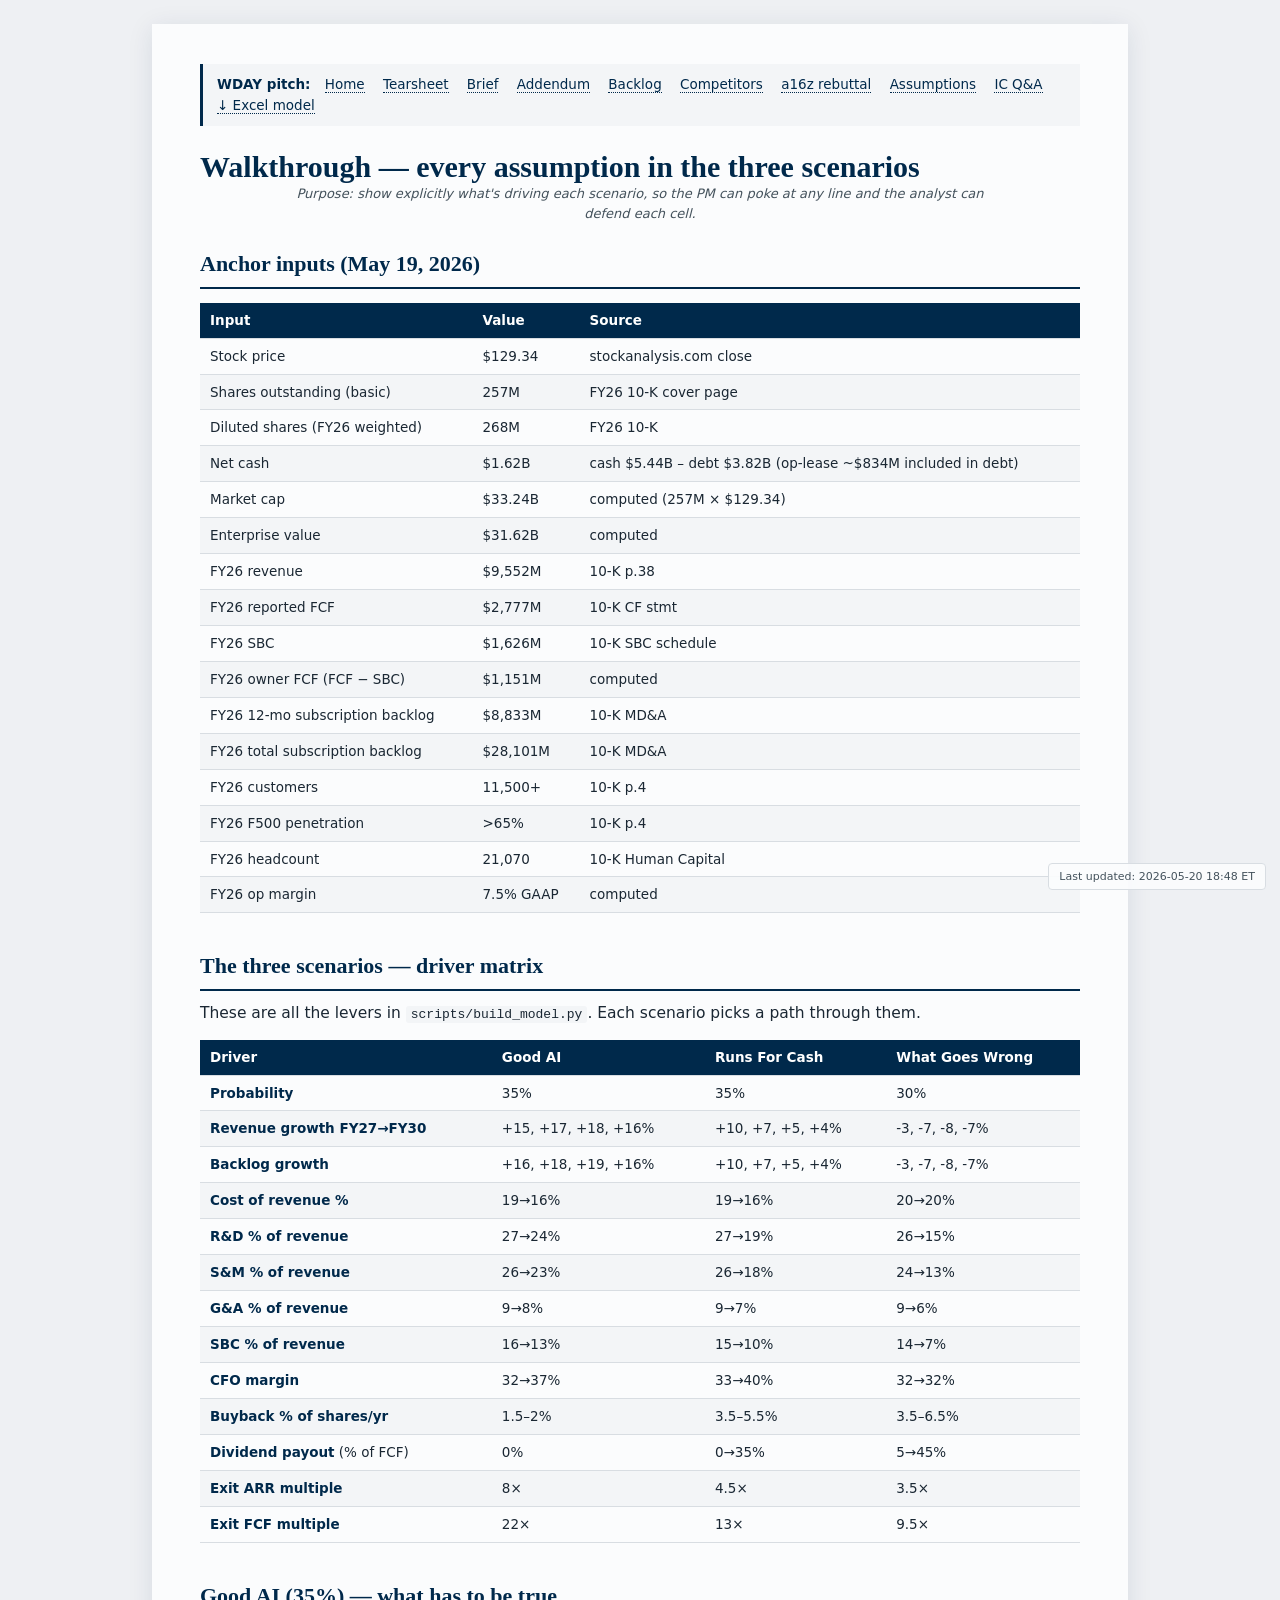
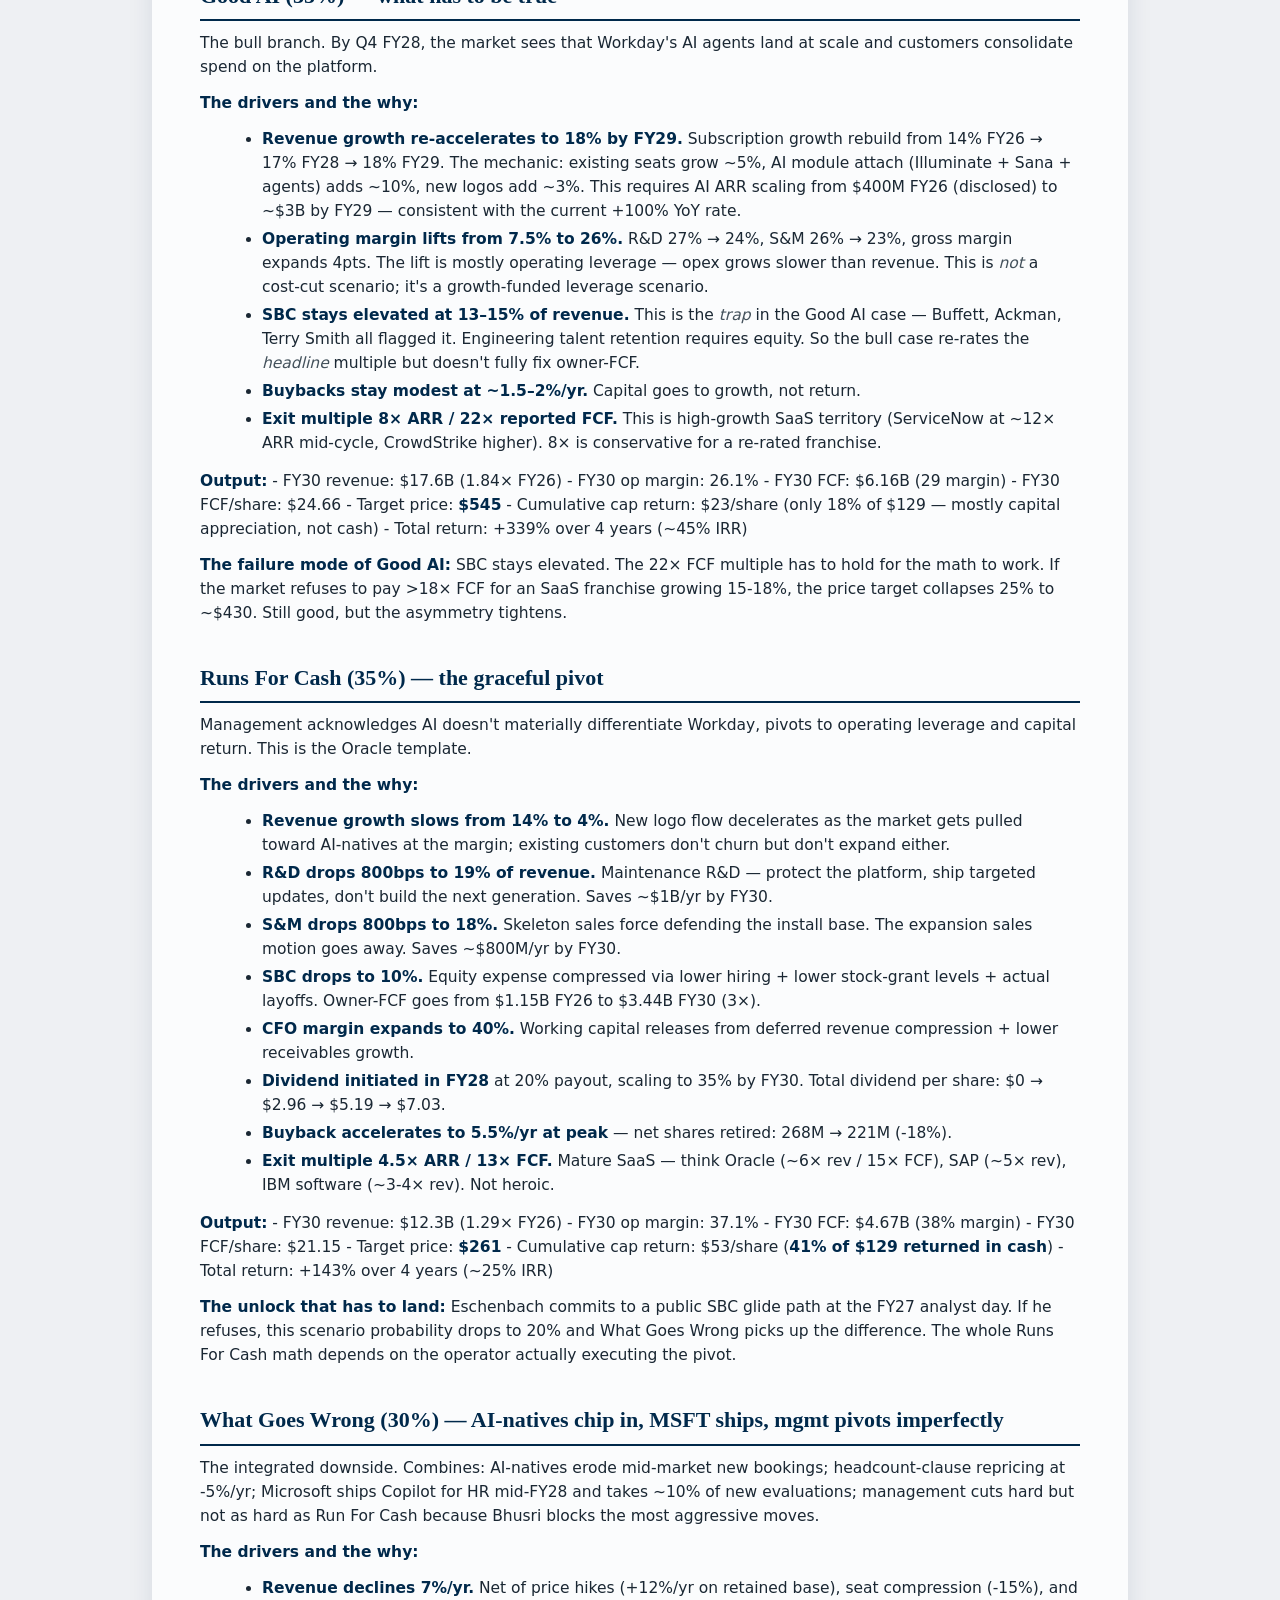
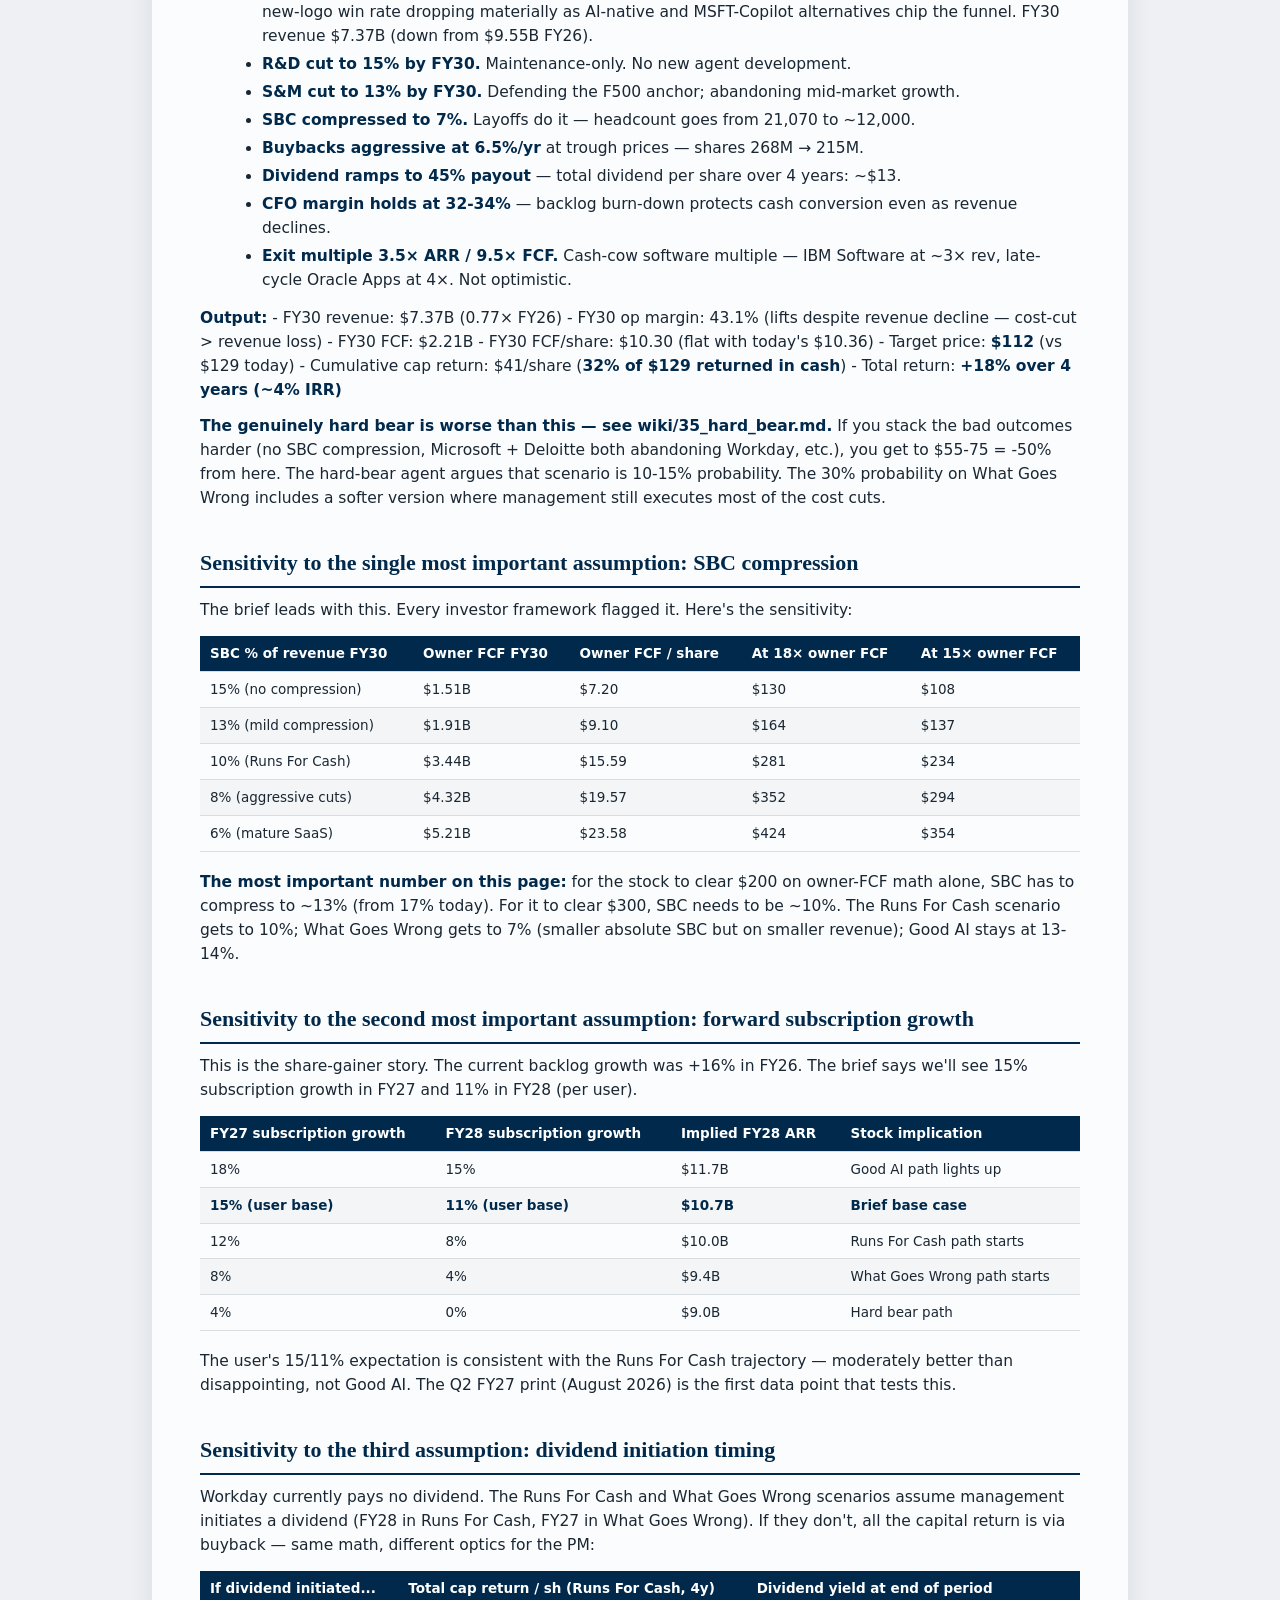
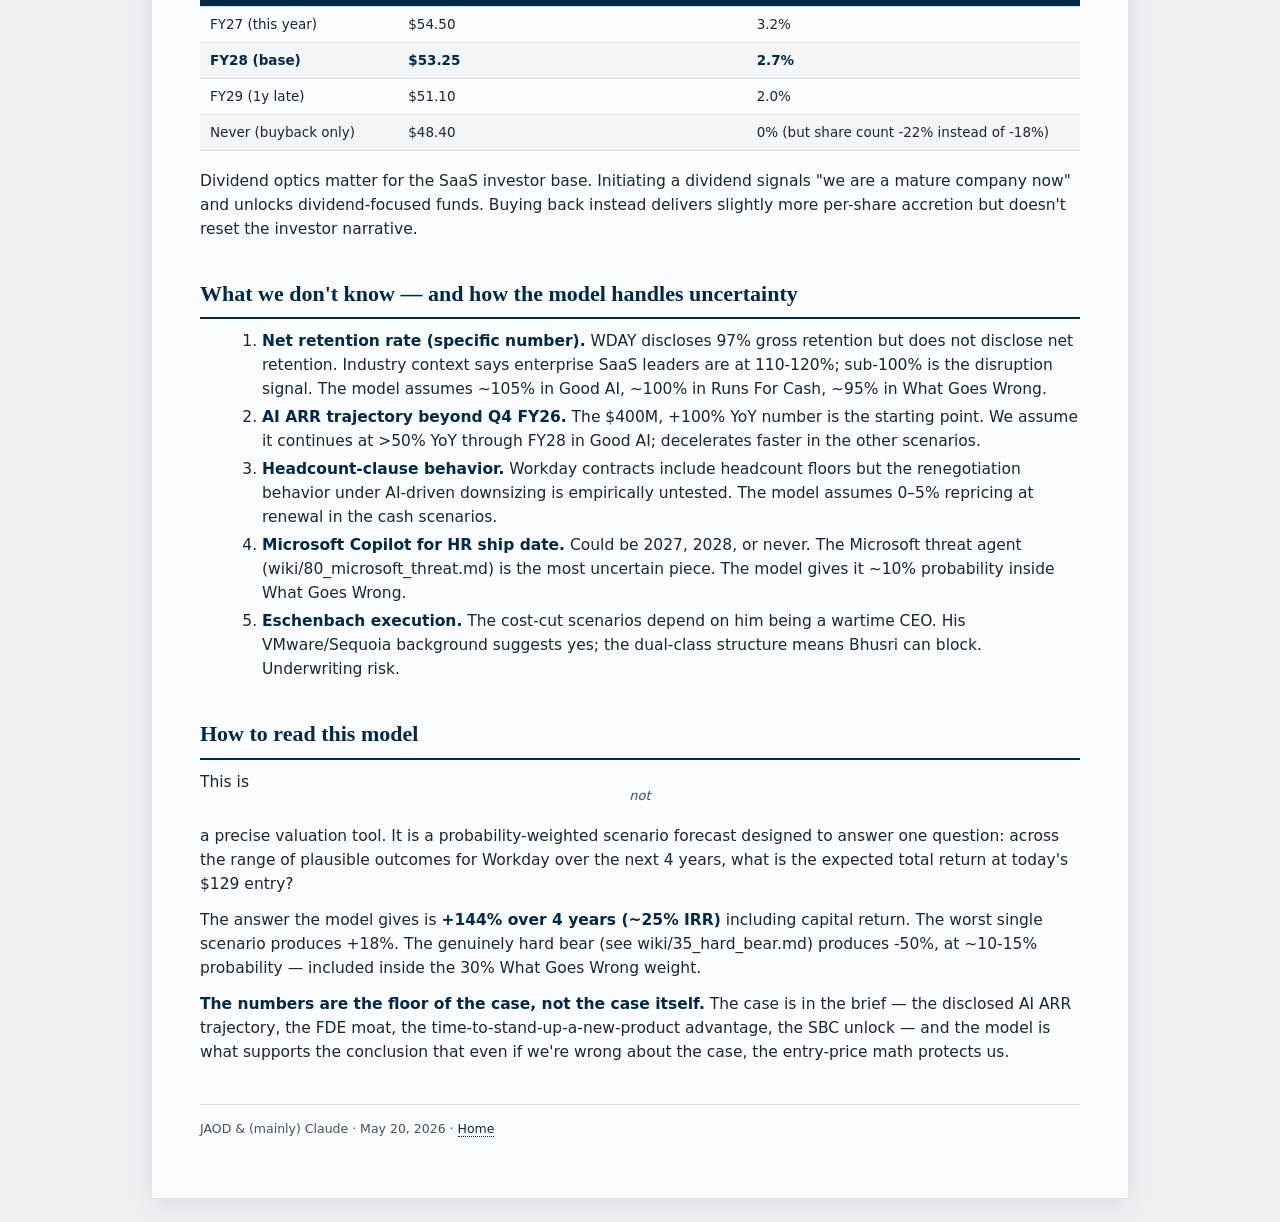
<file: assumptions.html>
<!DOCTYPE html>
<html lang="en">
<head>
<meta charset="UTF-8">
<title>WDAY model assumptions</title>

<style>
  :root {
    --navy:    #00294b;
    --navy2:   #003a66;
    --teal:    #007e6c;
    --magenta: #a6256e;
    --gray:    #44525c;
    --bg:      #fbfcfd;
    --rule:    #d8dde2;
    --cell:    #f3f5f7;
  }
  html { background: #eef0f3; }
  body {
    max-width: 880px;
    margin: 24px auto;
    padding: 40px 48px 60px;
    background: var(--bg);
    color: #1a2733;
    font-family: -apple-system, BlinkMacSystemFont, "Segoe UI", "Inter", system-ui, sans-serif;
    font-size: 15.5px;
    line-height: 1.55;
    box-shadow: 0 4px 24px rgba(0,41,75,.10);
  }
  h1 { font-family: "Source Serif 4", Georgia, serif; font-size: 30px; color: var(--navy); margin: 0 0 4px; font-weight: 700; line-height: 1.15; }
  h2 { font-family: "Source Serif 4", Georgia, serif; font-size: 22px; color: var(--navy); margin: 36px 0 10px; font-weight: 700; border-bottom: 2px solid var(--navy); padding-bottom: 6px; }
  h3 { font-family: "Source Serif 4", Georgia, serif; font-size: 17px; color: var(--navy2); margin: 22px 0 6px; font-weight: 600; }
  p  { margin: 8px 0 12px; }
  strong { color: var(--navy); }
  em { color: var(--gray); }
  a { color: var(--navy); text-decoration: none; border-bottom: 1px dotted var(--navy); }
  a:hover { color: var(--teal); border-bottom-style: solid; }
  ul, ol { margin: 8px 0 14px 22px; }
  li { margin-bottom: 4px; }
  hr { border: none; border-top: 1px solid var(--rule); margin: 24px 0; }
  table { border-collapse: collapse; margin: 14px 0 18px; width: 100%; font-size: 13.5px; }
  th, td { padding: 7px 10px; text-align: left; border-bottom: 1px solid var(--rule); vertical-align: top; }
  th { background: var(--navy); color: white; font-weight: 600; }
  tr:nth-child(even) td { background: var(--cell); }
  blockquote { border-left: 3px solid var(--teal); margin: 10px 0; padding: 4px 14px; color: var(--gray); }
  img { max-width: 100%; height: auto; display: block; margin: 14px auto; border: 1px solid var(--rule); border-radius: 6px; }
  code { background: var(--cell); padding: 1px 5px; border-radius: 3px; font-size: 13px; }
  p > em:only-child { display: block; font-size: 13px; color: var(--gray); text-align: center; margin: -8px auto 18px; max-width: 720px; }
  body > p:first-of-type em:only-child { color: var(--gray); }
  h2:first-of-type { margin-top: 22px; }
  .nav { background: var(--cell); border-left: 3px solid var(--navy); padding: 10px 14px; margin: 0 0 24px; font-size: 13.5px; }
  .nav a { margin-right: 14px; }
  .nav strong { display: inline-block; margin-right: 10px; }
  .doc-grid {
    display: grid; grid-template-columns: 1fr 1fr; gap: 16px; margin: 24px 0;
  }
  .doc-card {
    border: 1px solid var(--rule); border-radius: 6px; padding: 18px 22px;
    background: white;
  }
  .doc-card h3 { margin-top: 0; }
  .doc-card .meta { color: var(--gray); font-size: 12.5px; margin-top: 4px; }
  .doc-card a.title { font-size: 17px; color: var(--navy); border-bottom: none; font-weight: 700; }
  .doc-card a.title:hover { color: var(--teal); }
  .doc-card .desc { margin: 8px 0 0; font-size: 14px; color: #2a3744; }
  .download-row {
    background: var(--cell); border-radius: 6px; padding: 14px 18px; margin: 18px 0; font-size: 14px;
  }
  .download-btn {
    display: inline-block;
    background: var(--navy);
    color: white !important;
    padding: 12px 22px;
    border-radius: 6px;
    border: none !important;
    font-size: 15px;
    font-weight: 600;
    text-decoration: none;
    margin: 18px 0 6px;
    transition: background 0.15s;
  }
  .download-btn:hover {
    background: var(--teal);
    color: white !important;
  }
  .download-btn::before { content: "↓  "; font-weight: bold; }
  .download-caption { display: block; font-size: 12.5px; color: var(--gray); margin-bottom: 18px; }
  .footer { color: var(--gray); font-size: 12.5px; margin-top: 40px; padding-top: 14px; border-top: 1px solid var(--rule); }
  .last-updated {
    position: fixed;
    bottom: 10px;
    right: 14px;
    color: var(--gray);
    font-size: 11px;
    background: rgba(251, 252, 253, 0.92);
    padding: 4px 10px;
    border-radius: 4px;
    border: 1px solid var(--rule);
    z-index: 100;
  }
</style>

</head>
<body>
<div class="nav">
<strong>WDAY pitch:</strong>
<a href="index.html">Home</a>
<a href="tearsheet.html">Tearsheet</a>
<a href="brief.html">Brief</a>
<a href="addendum.html">Addendum</a>
<a href="backlog.html">Backlog</a>
<a href="competitors.html">Competitors</a>
<a href="a16z_rebuttal.html">a16z rebuttal</a>
<a href="assumptions.html">Assumptions</a>
<a href="ic_qa.html">IC Q&amp;A</a>
<a href="WDAY_Model.xlsx" download>↓ Excel model</a>
</div>
<h1>Walkthrough — every assumption in the three scenarios</h1>
<p><em>Purpose: show explicitly what's driving each scenario, so the PM can poke at any line and the analyst can defend each cell.</em></p>
<h2>Anchor inputs (May 19, 2026)</h2>
<table>
<thead>
<tr>
<th>Input</th>
<th>Value</th>
<th>Source</th>
</tr>
</thead>
<tbody>
<tr>
<td>Stock price</td>
<td>$129.34</td>
<td>stockanalysis.com close</td>
</tr>
<tr>
<td>Shares outstanding (basic)</td>
<td>257M</td>
<td>FY26 10-K cover page</td>
</tr>
<tr>
<td>Diluted shares (FY26 weighted)</td>
<td>268M</td>
<td>FY26 10-K</td>
</tr>
<tr>
<td>Net cash</td>
<td>$1.62B</td>
<td>cash $5.44B – debt $3.82B (op-lease ~$834M included in debt)</td>
</tr>
<tr>
<td>Market cap</td>
<td>$33.24B</td>
<td>computed (257M × $129.34)</td>
</tr>
<tr>
<td>Enterprise value</td>
<td>$31.62B</td>
<td>computed</td>
</tr>
<tr>
<td>FY26 revenue</td>
<td>$9,552M</td>
<td>10-K p.38</td>
</tr>
<tr>
<td>FY26 reported FCF</td>
<td>$2,777M</td>
<td>10-K CF stmt</td>
</tr>
<tr>
<td>FY26 SBC</td>
<td>$1,626M</td>
<td>10-K SBC schedule</td>
</tr>
<tr>
<td>FY26 owner FCF (FCF − SBC)</td>
<td>$1,151M</td>
<td>computed</td>
</tr>
<tr>
<td>FY26 12-mo subscription backlog</td>
<td>$8,833M</td>
<td>10-K MD&amp;A</td>
</tr>
<tr>
<td>FY26 total subscription backlog</td>
<td>$28,101M</td>
<td>10-K MD&amp;A</td>
</tr>
<tr>
<td>FY26 customers</td>
<td>11,500+</td>
<td>10-K p.4</td>
</tr>
<tr>
<td>FY26 F500 penetration</td>
<td>&gt;65%</td>
<td>10-K p.4</td>
</tr>
<tr>
<td>FY26 headcount</td>
<td>21,070</td>
<td>10-K Human Capital</td>
</tr>
<tr>
<td>FY26 op margin</td>
<td>7.5% GAAP</td>
<td>computed</td>
</tr>
</tbody>
</table>
<h2>The three scenarios — driver matrix</h2>
<p>These are all the levers in <code>scripts/build_model.py</code>. Each scenario picks a path through them.</p>
<table>
<thead>
<tr>
<th>Driver</th>
<th>Good AI</th>
<th>Runs For Cash</th>
<th>What Goes Wrong</th>
</tr>
</thead>
<tbody>
<tr>
<td><strong>Probability</strong></td>
<td>35%</td>
<td>35%</td>
<td>30%</td>
</tr>
<tr>
<td><strong>Revenue growth FY27→FY30</strong></td>
<td>+15, +17, +18, +16%</td>
<td>+10, +7, +5, +4%</td>
<td>-3, -7, -8, -7%</td>
</tr>
<tr>
<td><strong>Backlog growth</strong></td>
<td>+16, +18, +19, +16%</td>
<td>+10, +7, +5, +4%</td>
<td>-3, -7, -8, -7%</td>
</tr>
<tr>
<td><strong>Cost of revenue %</strong></td>
<td>19→16%</td>
<td>19→16%</td>
<td>20→20%</td>
</tr>
<tr>
<td><strong>R&amp;D % of revenue</strong></td>
<td>27→24%</td>
<td>27→19%</td>
<td>26→15%</td>
</tr>
<tr>
<td><strong>S&amp;M % of revenue</strong></td>
<td>26→23%</td>
<td>26→18%</td>
<td>24→13%</td>
</tr>
<tr>
<td><strong>G&amp;A % of revenue</strong></td>
<td>9→8%</td>
<td>9→7%</td>
<td>9→6%</td>
</tr>
<tr>
<td><strong>SBC % of revenue</strong></td>
<td>16→13%</td>
<td>15→10%</td>
<td>14→7%</td>
</tr>
<tr>
<td><strong>CFO margin</strong></td>
<td>32→37%</td>
<td>33→40%</td>
<td>32→32%</td>
</tr>
<tr>
<td><strong>Buyback % of shares/yr</strong></td>
<td>1.5–2%</td>
<td>3.5–5.5%</td>
<td>3.5–6.5%</td>
</tr>
<tr>
<td><strong>Dividend payout</strong> (% of FCF)</td>
<td>0%</td>
<td>0→35%</td>
<td>5→45%</td>
</tr>
<tr>
<td><strong>Exit ARR multiple</strong></td>
<td>8×</td>
<td>4.5×</td>
<td>3.5×</td>
</tr>
<tr>
<td><strong>Exit FCF multiple</strong></td>
<td>22×</td>
<td>13×</td>
<td>9.5×</td>
</tr>
</tbody>
</table>
<h2>Good AI (35%) — what has to be true</h2>
<p>The bull branch. By Q4 FY28, the market sees that Workday's AI agents land at scale and customers consolidate spend on the platform.</p>
<p><strong>The drivers and the why:</strong></p>
<ul>
<li><strong>Revenue growth re-accelerates to 18% by FY29.</strong> Subscription growth rebuild from 14% FY26 → 17% FY28 → 18% FY29. The mechanic: existing seats grow ~5%, AI module attach (Illuminate + Sana + agents) adds ~10%, new logos add ~3%. This requires AI ARR scaling from $400M FY26 (disclosed) to ~$3B by FY29 — consistent with the current +100% YoY rate.</li>
<li><strong>Operating margin lifts from 7.5% to 26%.</strong> R&amp;D 27% → 24%, S&amp;M 26% → 23%, gross margin expands 4pts. The lift is mostly operating leverage — opex grows slower than revenue. This is <em>not</em> a cost-cut scenario; it's a growth-funded leverage scenario.</li>
<li><strong>SBC stays elevated at 13–15% of revenue.</strong> This is the <em>trap</em> in the Good AI case — Buffett, Ackman, Terry Smith all flagged it. Engineering talent retention requires equity. So the bull case re-rates the <em>headline</em> multiple but doesn't fully fix owner-FCF.</li>
<li><strong>Buybacks stay modest at ~1.5–2%/yr.</strong> Capital goes to growth, not return.</li>
<li><strong>Exit multiple 8× ARR / 22× reported FCF.</strong> This is high-growth SaaS territory (ServiceNow at ~12× ARR mid-cycle, CrowdStrike higher). 8× is conservative for a re-rated franchise.</li>
</ul>
<p><strong>Output:</strong>
- FY30 revenue: $17.6B (1.84× FY26)
- FY30 op margin: 26.1%
- FY30 FCF: $6.16B (29 margin)
- FY30 FCF/share: $24.66
- Target price: <strong>$545</strong>
- Cumulative cap return: $23/share (only 18% of $129 — mostly capital appreciation, not cash)
- Total return: +339% over 4 years (~45% IRR)</p>
<p><strong>The failure mode of Good AI:</strong> SBC stays elevated. The 22× FCF multiple has to hold for the math to work. If the market refuses to pay &gt;18× FCF for an SaaS franchise growing 15-18%, the price target collapses 25% to ~$430. Still good, but the asymmetry tightens.</p>
<h2>Runs For Cash (35%) — the graceful pivot</h2>
<p>Management acknowledges AI doesn't materially differentiate Workday, pivots to operating leverage and capital return. This is the Oracle template.</p>
<p><strong>The drivers and the why:</strong></p>
<ul>
<li><strong>Revenue growth slows from 14% to 4%.</strong> New logo flow decelerates as the market gets pulled toward AI-natives at the margin; existing customers don't churn but don't expand either.</li>
<li><strong>R&amp;D drops 800bps to 19% of revenue.</strong> Maintenance R&amp;D — protect the platform, ship targeted updates, don't build the next generation. Saves ~$1B/yr by FY30.</li>
<li><strong>S&amp;M drops 800bps to 18%.</strong> Skeleton sales force defending the install base. The expansion sales motion goes away. Saves ~$800M/yr by FY30.</li>
<li><strong>SBC drops to 10%.</strong> Equity expense compressed via lower hiring + lower stock-grant levels + actual layoffs. Owner-FCF goes from $1.15B FY26 to $3.44B FY30 (3×).</li>
<li><strong>CFO margin expands to 40%.</strong> Working capital releases from deferred revenue compression + lower receivables growth.</li>
<li><strong>Dividend initiated in FY28</strong> at 20% payout, scaling to 35% by FY30. Total dividend per share: $0 → $2.96 → $5.19 → $7.03.</li>
<li><strong>Buyback accelerates to 5.5%/yr at peak</strong> — net shares retired: 268M → 221M (-18%).</li>
<li><strong>Exit multiple 4.5× ARR / 13× FCF.</strong> Mature SaaS — think Oracle (~6× rev / 15× FCF), SAP (~5× rev), IBM software (~3-4× rev). Not heroic.</li>
</ul>
<p><strong>Output:</strong>
- FY30 revenue: $12.3B (1.29× FY26)
- FY30 op margin: 37.1%
- FY30 FCF: $4.67B (38% margin)
- FY30 FCF/share: $21.15
- Target price: <strong>$261</strong>
- Cumulative cap return: $53/share (<strong>41% of $129 returned in cash</strong>)
- Total return: +143% over 4 years (~25% IRR)</p>
<p><strong>The unlock that has to land:</strong> Eschenbach commits to a public SBC glide path at the FY27 analyst day. If he refuses, this scenario probability drops to 20% and What Goes Wrong picks up the difference. The whole Runs For Cash math depends on the operator actually executing the pivot.</p>
<h2>What Goes Wrong (30%) — AI-natives chip in, MSFT ships, mgmt pivots imperfectly</h2>
<p>The integrated downside. Combines: AI-natives erode mid-market new bookings; headcount-clause repricing at -5%/yr; Microsoft ships Copilot for HR mid-FY28 and takes ~10% of new evaluations; management cuts hard but not as hard as Run For Cash because Bhusri blocks the most aggressive moves.</p>
<p><strong>The drivers and the why:</strong></p>
<ul>
<li><strong>Revenue declines 7%/yr.</strong> Net of price hikes (+12%/yr on retained base), seat compression (-15%), and new-logo win rate dropping materially as AI-native and MSFT-Copilot alternatives chip the funnel. FY30 revenue $7.37B (down from $9.55B FY26).</li>
<li><strong>R&amp;D cut to 15% by FY30.</strong> Maintenance-only. No new agent development.</li>
<li><strong>S&amp;M cut to 13% by FY30.</strong> Defending the F500 anchor; abandoning mid-market growth.</li>
<li><strong>SBC compressed to 7%.</strong> Layoffs do it — headcount goes from 21,070 to ~12,000.</li>
<li><strong>Buybacks aggressive at 6.5%/yr</strong> at trough prices — shares 268M → 215M.</li>
<li><strong>Dividend ramps to 45% payout</strong> — total dividend per share over 4 years: ~$13.</li>
<li><strong>CFO margin holds at 32-34%</strong> — backlog burn-down protects cash conversion even as revenue declines.</li>
<li><strong>Exit multiple 3.5× ARR / 9.5× FCF.</strong> Cash-cow software multiple — IBM Software at ~3× rev, late-cycle Oracle Apps at 4×. Not optimistic.</li>
</ul>
<p><strong>Output:</strong>
- FY30 revenue: $7.37B (0.77× FY26)
- FY30 op margin: 43.1% (lifts despite revenue decline — cost-cut &gt; revenue loss)
- FY30 FCF: $2.21B
- FY30 FCF/share: $10.30 (flat with today's $10.36)
- Target price: <strong>$112</strong> (vs $129 today)
- Cumulative cap return: $41/share (<strong>32% of $129 returned in cash</strong>)
- Total return: <strong>+18% over 4 years (~4% IRR)</strong></p>
<p><strong>The genuinely hard bear is worse than this — see wiki/35_hard_bear.md.</strong> If you stack the bad outcomes harder (no SBC compression, Microsoft + Deloitte both abandoning Workday, etc.), you get to $55-75 = -50% from here. The hard-bear agent argues that scenario is 10-15% probability. The 30% probability on What Goes Wrong includes a softer version where management still executes most of the cost cuts.</p>
<h2>Sensitivity to the single most important assumption: SBC compression</h2>
<p>The brief leads with this. Every investor framework flagged it. Here's the sensitivity:</p>
<table>
<thead>
<tr>
<th>SBC % of revenue FY30</th>
<th>Owner FCF FY30</th>
<th>Owner FCF / share</th>
<th>At 18× owner FCF</th>
<th>At 15× owner FCF</th>
</tr>
</thead>
<tbody>
<tr>
<td>15% (no compression)</td>
<td>$1.51B</td>
<td>$7.20</td>
<td>$130</td>
<td>$108</td>
</tr>
<tr>
<td>13% (mild compression)</td>
<td>$1.91B</td>
<td>$9.10</td>
<td>$164</td>
<td>$137</td>
</tr>
<tr>
<td>10% (Runs For Cash)</td>
<td>$3.44B</td>
<td>$15.59</td>
<td>$281</td>
<td>$234</td>
</tr>
<tr>
<td>8% (aggressive cuts)</td>
<td>$4.32B</td>
<td>$19.57</td>
<td>$352</td>
<td>$294</td>
</tr>
<tr>
<td>6% (mature SaaS)</td>
<td>$5.21B</td>
<td>$23.58</td>
<td>$424</td>
<td>$354</td>
</tr>
</tbody>
</table>
<p><strong>The most important number on this page:</strong> for the stock to clear $200 on owner-FCF math alone, SBC has to compress to ~13% (from 17% today). For it to clear $300, SBC needs to be ~10%. The Runs For Cash scenario gets to 10%; What Goes Wrong gets to 7% (smaller absolute SBC but on smaller revenue); Good AI stays at 13-14%.</p>
<h2>Sensitivity to the second most important assumption: forward subscription growth</h2>
<p>This is the share-gainer story. The current backlog growth was +16% in FY26. The brief says we'll see 15% subscription growth in FY27 and 11% in FY28 (per user).</p>
<table>
<thead>
<tr>
<th>FY27 subscription growth</th>
<th>FY28 subscription growth</th>
<th>Implied FY28 ARR</th>
<th>Stock implication</th>
</tr>
</thead>
<tbody>
<tr>
<td>18%</td>
<td>15%</td>
<td>$11.7B</td>
<td>Good AI path lights up</td>
</tr>
<tr>
<td><strong>15% (user base)</strong></td>
<td><strong>11% (user base)</strong></td>
<td><strong>$10.7B</strong></td>
<td><strong>Brief base case</strong></td>
</tr>
<tr>
<td>12%</td>
<td>8%</td>
<td>$10.0B</td>
<td>Runs For Cash path starts</td>
</tr>
<tr>
<td>8%</td>
<td>4%</td>
<td>$9.4B</td>
<td>What Goes Wrong path starts</td>
</tr>
<tr>
<td>4%</td>
<td>0%</td>
<td>$9.0B</td>
<td>Hard bear path</td>
</tr>
</tbody>
</table>
<p>The user's 15/11% expectation is consistent with the Runs For Cash trajectory — moderately better than disappointing, not Good AI. The Q2 FY27 print (August 2026) is the first data point that tests this.</p>
<h2>Sensitivity to the third assumption: dividend initiation timing</h2>
<p>Workday currently pays no dividend. The Runs For Cash and What Goes Wrong scenarios assume management initiates a dividend (FY28 in Runs For Cash, FY27 in What Goes Wrong). If they don't, all the capital return is via buyback — same math, different optics for the PM:</p>
<table>
<thead>
<tr>
<th>If dividend initiated...</th>
<th>Total cap return / sh (Runs For Cash, 4y)</th>
<th>Dividend yield at end of period</th>
</tr>
</thead>
<tbody>
<tr>
<td>FY27 (this year)</td>
<td>$54.50</td>
<td>3.2%</td>
</tr>
<tr>
<td><strong>FY28 (base)</strong></td>
<td><strong>$53.25</strong></td>
<td><strong>2.7%</strong></td>
</tr>
<tr>
<td>FY29 (1y late)</td>
<td>$51.10</td>
<td>2.0%</td>
</tr>
<tr>
<td>Never (buyback only)</td>
<td>$48.40</td>
<td>0% (but share count -22% instead of -18%)</td>
</tr>
</tbody>
</table>
<p>Dividend optics matter for the SaaS investor base. Initiating a dividend signals "we are a mature company now" and unlocks dividend-focused funds. Buying back instead delivers slightly more per-share accretion but doesn't reset the investor narrative.</p>
<h2>What we don't know — and how the model handles uncertainty</h2>
<ol>
<li><strong>Net retention rate (specific number).</strong> WDAY discloses 97% gross retention but does not disclose net retention. Industry context says enterprise SaaS leaders are at 110-120%; sub-100% is the disruption signal. The model assumes ~105% in Good AI, ~100% in Runs For Cash, ~95% in What Goes Wrong.</li>
<li><strong>AI ARR trajectory beyond Q4 FY26.</strong> The $400M, +100% YoY number is the starting point. We assume it continues at &gt;50% YoY through FY28 in Good AI; decelerates faster in the other scenarios.</li>
<li><strong>Headcount-clause behavior.</strong> Workday contracts include headcount floors but the renegotiation behavior under AI-driven downsizing is empirically untested. The model assumes 0–5% repricing at renewal in the cash scenarios.</li>
<li><strong>Microsoft Copilot for HR ship date.</strong> Could be 2027, 2028, or never. The Microsoft threat agent (wiki/80_microsoft_threat.md) is the most uncertain piece. The model gives it ~10% probability inside What Goes Wrong.</li>
<li><strong>Eschenbach execution.</strong> The cost-cut scenarios depend on him being a wartime CEO. His VMware/Sequoia background suggests yes; the dual-class structure means Bhusri can block. Underwriting risk.</li>
</ol>
<h2>How to read this model</h2>
<p>This is <em>not</em> a precise valuation tool. It is a probability-weighted scenario forecast designed to answer one question: across the range of plausible outcomes for Workday over the next 4 years, what is the expected total return at today's $129 entry?</p>
<p>The answer the model gives is <strong>+144% over 4 years (~25% IRR)</strong> including capital return. The worst single scenario produces +18%. The genuinely hard bear (see wiki/35_hard_bear.md) produces -50%, at ~10-15% probability — included inside the 30% What Goes Wrong weight.</p>
<p><strong>The numbers are the floor of the case, not the case itself.</strong> The case is in the brief — the disclosed AI ARR trajectory, the FDE moat, the time-to-stand-up-a-new-product advantage, the SBC unlock — and the model is what supports the conclusion that even if we're wrong about the case, the entry-price math protects us.</p>
<div class="footer">JAOD &amp; (mainly) Claude · May 20, 2026 · <a href="index.html">Home</a></div>
<div class="last-updated">Last updated: 2026-05-20 18:48 ET</div>
</body>
</html>
</file>
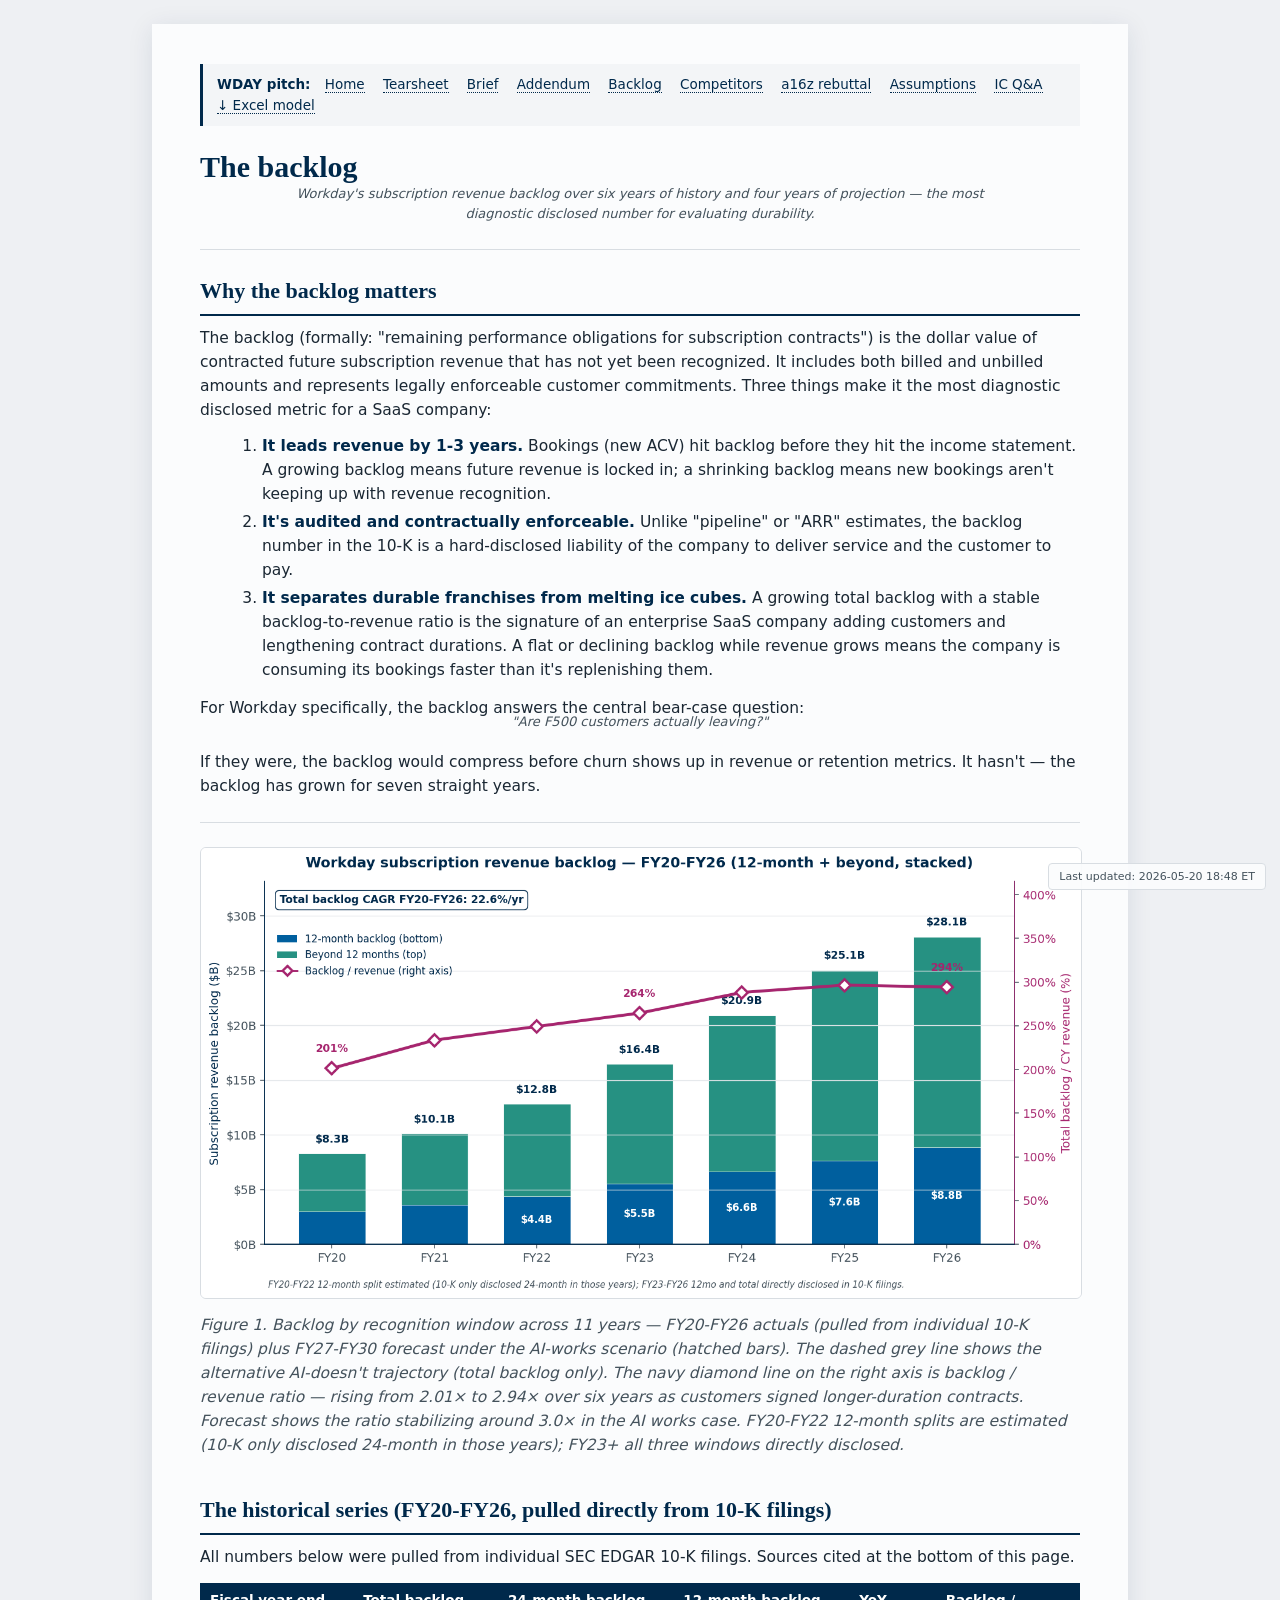
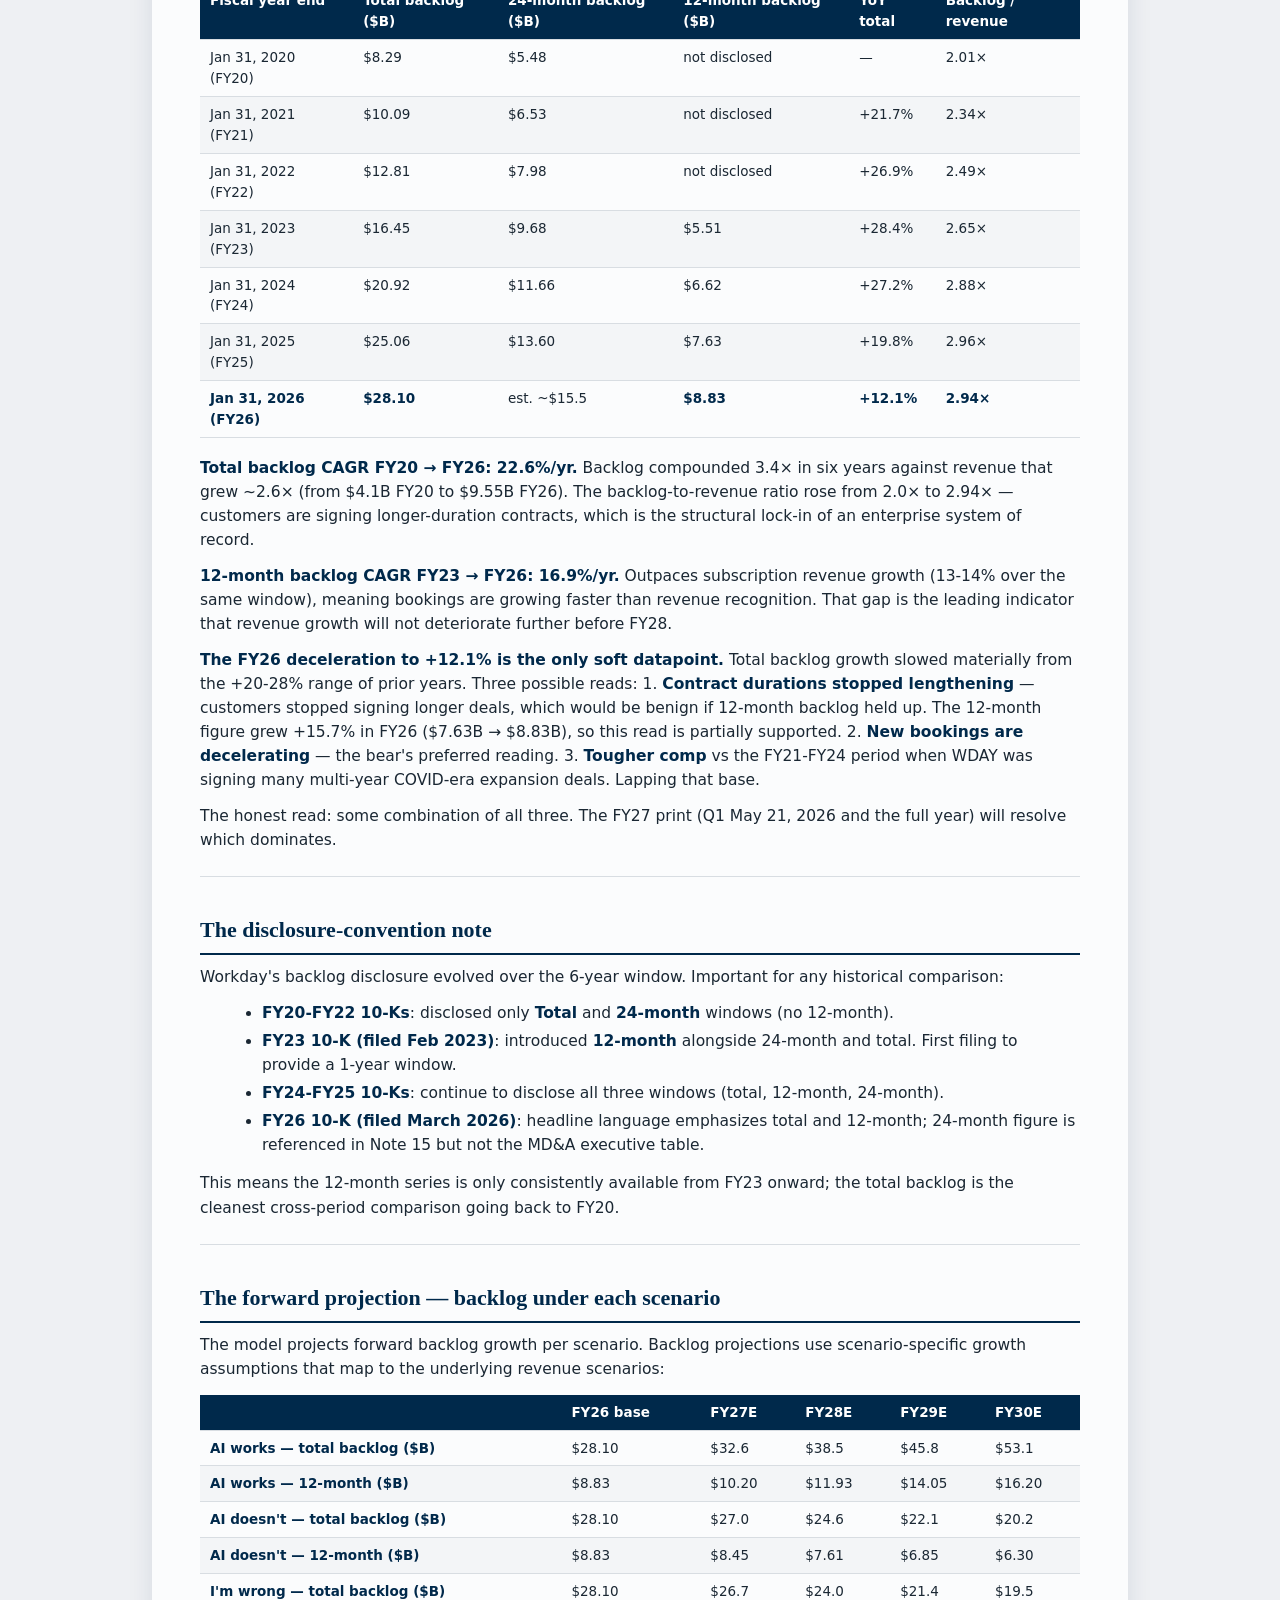
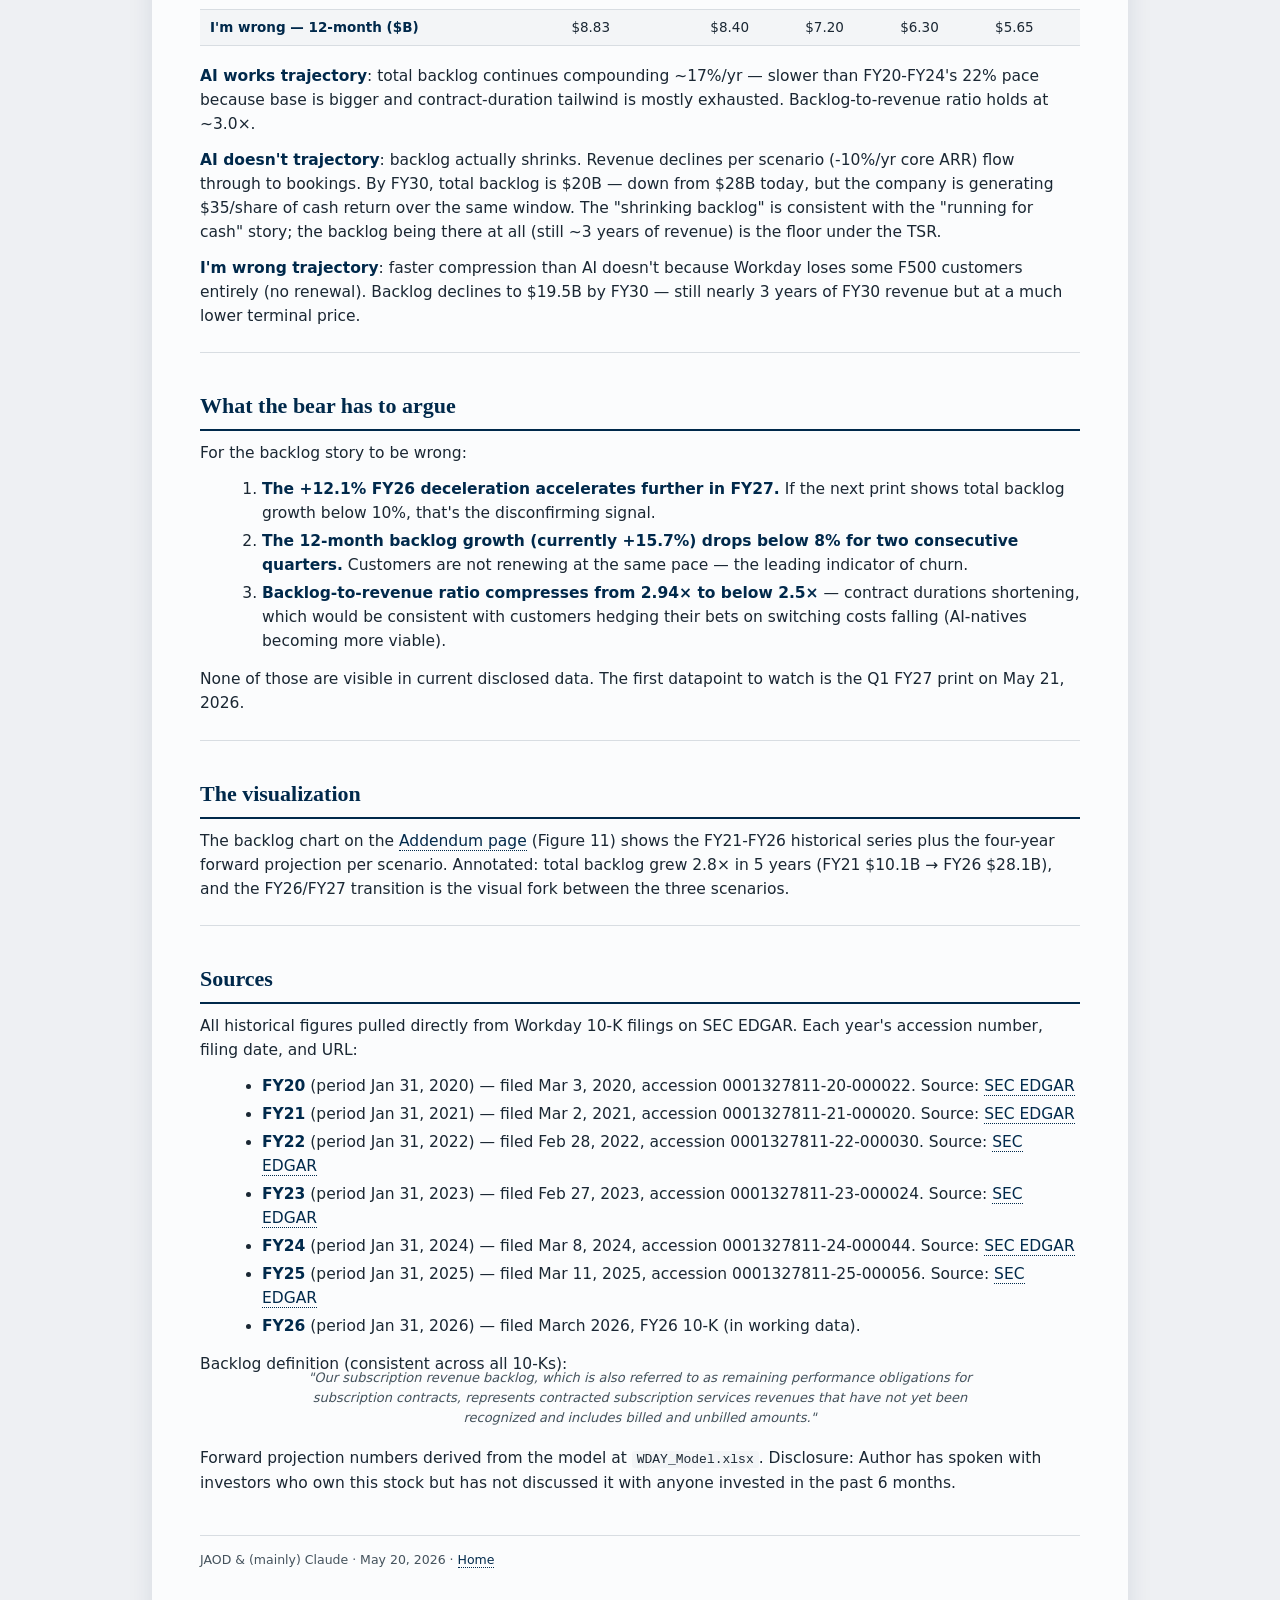
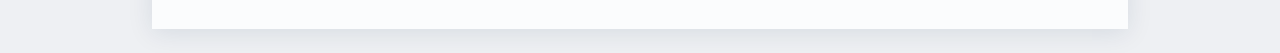
<file: backlog.html>
<!DOCTYPE html>
<html lang="en">
<head>
<meta charset="UTF-8">
<title>WDAY — backlog projection</title>

<style>
  :root {
    --navy:    #00294b;
    --navy2:   #003a66;
    --teal:    #007e6c;
    --magenta: #a6256e;
    --gray:    #44525c;
    --bg:      #fbfcfd;
    --rule:    #d8dde2;
    --cell:    #f3f5f7;
  }
  html { background: #eef0f3; }
  body {
    max-width: 880px;
    margin: 24px auto;
    padding: 40px 48px 60px;
    background: var(--bg);
    color: #1a2733;
    font-family: -apple-system, BlinkMacSystemFont, "Segoe UI", "Inter", system-ui, sans-serif;
    font-size: 15.5px;
    line-height: 1.55;
    box-shadow: 0 4px 24px rgba(0,41,75,.10);
  }
  h1 { font-family: "Source Serif 4", Georgia, serif; font-size: 30px; color: var(--navy); margin: 0 0 4px; font-weight: 700; line-height: 1.15; }
  h2 { font-family: "Source Serif 4", Georgia, serif; font-size: 22px; color: var(--navy); margin: 36px 0 10px; font-weight: 700; border-bottom: 2px solid var(--navy); padding-bottom: 6px; }
  h3 { font-family: "Source Serif 4", Georgia, serif; font-size: 17px; color: var(--navy2); margin: 22px 0 6px; font-weight: 600; }
  p  { margin: 8px 0 12px; }
  strong { color: var(--navy); }
  em { color: var(--gray); }
  a { color: var(--navy); text-decoration: none; border-bottom: 1px dotted var(--navy); }
  a:hover { color: var(--teal); border-bottom-style: solid; }
  ul, ol { margin: 8px 0 14px 22px; }
  li { margin-bottom: 4px; }
  hr { border: none; border-top: 1px solid var(--rule); margin: 24px 0; }
  table { border-collapse: collapse; margin: 14px 0 18px; width: 100%; font-size: 13.5px; }
  th, td { padding: 7px 10px; text-align: left; border-bottom: 1px solid var(--rule); vertical-align: top; }
  th { background: var(--navy); color: white; font-weight: 600; }
  tr:nth-child(even) td { background: var(--cell); }
  blockquote { border-left: 3px solid var(--teal); margin: 10px 0; padding: 4px 14px; color: var(--gray); }
  img { max-width: 100%; height: auto; display: block; margin: 14px auto; border: 1px solid var(--rule); border-radius: 6px; }
  code { background: var(--cell); padding: 1px 5px; border-radius: 3px; font-size: 13px; }
  p > em:only-child { display: block; font-size: 13px; color: var(--gray); text-align: center; margin: -8px auto 18px; max-width: 720px; }
  body > p:first-of-type em:only-child { color: var(--gray); }
  h2:first-of-type { margin-top: 22px; }
  .nav { background: var(--cell); border-left: 3px solid var(--navy); padding: 10px 14px; margin: 0 0 24px; font-size: 13.5px; }
  .nav a { margin-right: 14px; }
  .nav strong { display: inline-block; margin-right: 10px; }
  .doc-grid {
    display: grid; grid-template-columns: 1fr 1fr; gap: 16px; margin: 24px 0;
  }
  .doc-card {
    border: 1px solid var(--rule); border-radius: 6px; padding: 18px 22px;
    background: white;
  }
  .doc-card h3 { margin-top: 0; }
  .doc-card .meta { color: var(--gray); font-size: 12.5px; margin-top: 4px; }
  .doc-card a.title { font-size: 17px; color: var(--navy); border-bottom: none; font-weight: 700; }
  .doc-card a.title:hover { color: var(--teal); }
  .doc-card .desc { margin: 8px 0 0; font-size: 14px; color: #2a3744; }
  .download-row {
    background: var(--cell); border-radius: 6px; padding: 14px 18px; margin: 18px 0; font-size: 14px;
  }
  .download-btn {
    display: inline-block;
    background: var(--navy);
    color: white !important;
    padding: 12px 22px;
    border-radius: 6px;
    border: none !important;
    font-size: 15px;
    font-weight: 600;
    text-decoration: none;
    margin: 18px 0 6px;
    transition: background 0.15s;
  }
  .download-btn:hover {
    background: var(--teal);
    color: white !important;
  }
  .download-btn::before { content: "↓  "; font-weight: bold; }
  .download-caption { display: block; font-size: 12.5px; color: var(--gray); margin-bottom: 18px; }
  .footer { color: var(--gray); font-size: 12.5px; margin-top: 40px; padding-top: 14px; border-top: 1px solid var(--rule); }
  .last-updated {
    position: fixed;
    bottom: 10px;
    right: 14px;
    color: var(--gray);
    font-size: 11px;
    background: rgba(251, 252, 253, 0.92);
    padding: 4px 10px;
    border-radius: 4px;
    border: 1px solid var(--rule);
    z-index: 100;
  }
</style>

</head>
<body>
<div class="nav">
<strong>WDAY pitch:</strong>
<a href="index.html">Home</a>
<a href="tearsheet.html">Tearsheet</a>
<a href="brief.html">Brief</a>
<a href="addendum.html">Addendum</a>
<a href="backlog.html">Backlog</a>
<a href="competitors.html">Competitors</a>
<a href="a16z_rebuttal.html">a16z rebuttal</a>
<a href="assumptions.html">Assumptions</a>
<a href="ic_qa.html">IC Q&amp;A</a>
<a href="WDAY_Model.xlsx" download>↓ Excel model</a>
</div>
<h1>The backlog</h1>
<p><em>Workday's subscription revenue backlog over six years of history and four years of projection — the most diagnostic disclosed number for evaluating durability.</em></p>
<hr />
<h2>Why the backlog matters</h2>
<p>The backlog (formally: "remaining performance obligations for subscription contracts") is the dollar value of contracted future subscription revenue that has not yet been recognized. It includes both billed and unbilled amounts and represents legally enforceable customer commitments. Three things make it the most diagnostic disclosed metric for a SaaS company:</p>
<ol>
<li><strong>It leads revenue by 1-3 years.</strong> Bookings (new ACV) hit backlog before they hit the income statement. A growing backlog means future revenue is locked in; a shrinking backlog means new bookings aren't keeping up with revenue recognition.</li>
<li><strong>It's audited and contractually enforceable.</strong> Unlike "pipeline" or "ARR" estimates, the backlog number in the 10-K is a hard-disclosed liability of the company to deliver service and the customer to pay.</li>
<li><strong>It separates durable franchises from melting ice cubes.</strong> A growing total backlog with a stable backlog-to-revenue ratio is the signature of an enterprise SaaS company adding customers and lengthening contract durations. A flat or declining backlog while revenue grows means the company is consuming its bookings faster than it's replenishing them.</li>
</ol>
<p>For Workday specifically, the backlog answers the central bear-case question: <em>"Are F500 customers actually leaving?"</em> If they were, the backlog would compress before churn shows up in revenue or retention metrics. It hasn't — the backlog has grown for seven straight years.</p>
<hr />
<p><img alt="Workday subscription revenue backlog FY20-FY30 stacked by recognition window" src="charts/14_backlog_stacked.png" />
<em>Figure 1. Backlog by recognition window across 11 years — FY20-FY26 actuals (pulled from individual 10-K filings) plus FY27-FY30 forecast under the AI-works scenario (hatched bars). The dashed grey line shows the alternative AI-doesn't trajectory (total backlog only). The navy diamond line on the right axis is </em><em>backlog / revenue ratio</em><em> — rising from 2.01× to 2.94× over six years as customers signed longer-duration contracts. Forecast shows the ratio stabilizing around 3.0× in the AI works case. FY20-FY22 12-month splits are estimated (10-K only disclosed 24-month in those years); FY23+ all three windows directly disclosed.</em></p>
<h2>The historical series (FY20-FY26, pulled directly from 10-K filings)</h2>
<p>All numbers below were pulled from individual SEC EDGAR 10-K filings. Sources cited at the bottom of this page.</p>
<table>
<thead>
<tr>
<th>Fiscal year end</th>
<th>Total backlog ($B)</th>
<th>24-month backlog ($B)</th>
<th>12-month backlog ($B)</th>
<th>YoY total</th>
<th>Backlog / revenue</th>
</tr>
</thead>
<tbody>
<tr>
<td>Jan 31, 2020 (FY20)</td>
<td>$8.29</td>
<td>$5.48</td>
<td>not disclosed</td>
<td>—</td>
<td>2.01×</td>
</tr>
<tr>
<td>Jan 31, 2021 (FY21)</td>
<td>$10.09</td>
<td>$6.53</td>
<td>not disclosed</td>
<td>+21.7%</td>
<td>2.34×</td>
</tr>
<tr>
<td>Jan 31, 2022 (FY22)</td>
<td>$12.81</td>
<td>$7.98</td>
<td>not disclosed</td>
<td>+26.9%</td>
<td>2.49×</td>
</tr>
<tr>
<td>Jan 31, 2023 (FY23)</td>
<td>$16.45</td>
<td>$9.68</td>
<td>$5.51</td>
<td>+28.4%</td>
<td>2.65×</td>
</tr>
<tr>
<td>Jan 31, 2024 (FY24)</td>
<td>$20.92</td>
<td>$11.66</td>
<td>$6.62</td>
<td>+27.2%</td>
<td>2.88×</td>
</tr>
<tr>
<td>Jan 31, 2025 (FY25)</td>
<td>$25.06</td>
<td>$13.60</td>
<td>$7.63</td>
<td>+19.8%</td>
<td>2.96×</td>
</tr>
<tr>
<td><strong>Jan 31, 2026 (FY26)</strong></td>
<td><strong>$28.10</strong></td>
<td>est. ~$15.5</td>
<td><strong>$8.83</strong></td>
<td><strong>+12.1%</strong></td>
<td><strong>2.94×</strong></td>
</tr>
</tbody>
</table>
<p><strong>Total backlog CAGR FY20 → FY26: 22.6%/yr.</strong> Backlog compounded 3.4× in six years against revenue that grew ~2.6× (from $4.1B FY20 to $9.55B FY26). The backlog-to-revenue ratio rose from 2.0× to 2.94× — customers are signing longer-duration contracts, which is the structural lock-in of an enterprise system of record.</p>
<p><strong>12-month backlog CAGR FY23 → FY26: 16.9%/yr.</strong> Outpaces subscription revenue growth (13-14% over the same window), meaning bookings are growing faster than revenue recognition. That gap is the leading indicator that revenue growth will not deteriorate further before FY28.</p>
<p><strong>The FY26 deceleration to +12.1% is the only soft datapoint.</strong> Total backlog growth slowed materially from the +20-28% range of prior years. Three possible reads:
1. <strong>Contract durations stopped lengthening</strong> — customers stopped signing longer deals, which would be benign if 12-month backlog held up. The 12-month figure grew +15.7% in FY26 ($7.63B → $8.83B), so this read is partially supported.
2. <strong>New bookings are decelerating</strong> — the bear's preferred reading.
3. <strong>Tougher comp</strong> vs the FY21-FY24 period when WDAY was signing many multi-year COVID-era expansion deals. Lapping that base.</p>
<p>The honest read: some combination of all three. The FY27 print (Q1 May 21, 2026 and the full year) will resolve which dominates.</p>
<hr />
<h2>The disclosure-convention note</h2>
<p>Workday's backlog disclosure evolved over the 6-year window. Important for any historical comparison:</p>
<ul>
<li><strong>FY20-FY22 10-Ks</strong>: disclosed only <strong>Total</strong> and <strong>24-month</strong> windows (no 12-month).</li>
<li><strong>FY23 10-K (filed Feb 2023)</strong>: introduced <strong>12-month</strong> alongside 24-month and total. First filing to provide a 1-year window.</li>
<li><strong>FY24-FY25 10-Ks</strong>: continue to disclose all three windows (total, 12-month, 24-month).</li>
<li><strong>FY26 10-K (filed March 2026)</strong>: headline language emphasizes total and 12-month; 24-month figure is referenced in Note 15 but not the MD&amp;A executive table.</li>
</ul>
<p>This means the 12-month series is only consistently available from FY23 onward; the total backlog is the cleanest cross-period comparison going back to FY20.</p>
<hr />
<h2>The forward projection — backlog under each scenario</h2>
<p>The model projects forward backlog growth per scenario. Backlog projections use scenario-specific growth assumptions that map to the underlying revenue scenarios:</p>
<table>
<thead>
<tr>
<th></th>
<th>FY26 base</th>
<th>FY27E</th>
<th>FY28E</th>
<th>FY29E</th>
<th>FY30E</th>
</tr>
</thead>
<tbody>
<tr>
<td><strong>AI works — total backlog ($B)</strong></td>
<td>$28.10</td>
<td>$32.6</td>
<td>$38.5</td>
<td>$45.8</td>
<td>$53.1</td>
</tr>
<tr>
<td><strong>AI works — 12-month ($B)</strong></td>
<td>$8.83</td>
<td>$10.20</td>
<td>$11.93</td>
<td>$14.05</td>
<td>$16.20</td>
</tr>
<tr>
<td><strong>AI doesn't — total backlog ($B)</strong></td>
<td>$28.10</td>
<td>$27.0</td>
<td>$24.6</td>
<td>$22.1</td>
<td>$20.2</td>
</tr>
<tr>
<td><strong>AI doesn't — 12-month ($B)</strong></td>
<td>$8.83</td>
<td>$8.45</td>
<td>$7.61</td>
<td>$6.85</td>
<td>$6.30</td>
</tr>
<tr>
<td><strong>I'm wrong — total backlog ($B)</strong></td>
<td>$28.10</td>
<td>$26.7</td>
<td>$24.0</td>
<td>$21.4</td>
<td>$19.5</td>
</tr>
<tr>
<td><strong>I'm wrong — 12-month ($B)</strong></td>
<td>$8.83</td>
<td>$8.40</td>
<td>$7.20</td>
<td>$6.30</td>
<td>$5.65</td>
</tr>
</tbody>
</table>
<p><strong>AI works trajectory</strong>: total backlog continues compounding ~17%/yr — slower than FY20-FY24's 22% pace because base is bigger and contract-duration tailwind is mostly exhausted. Backlog-to-revenue ratio holds at ~3.0×.</p>
<p><strong>AI doesn't trajectory</strong>: backlog actually shrinks. Revenue declines per scenario (-10%/yr core ARR) flow through to bookings. By FY30, total backlog is $20B — down from $28B today, but the company is generating $35/share of cash return over the same window. The "shrinking backlog" is consistent with the "running for cash" story; the backlog being there at all (still ~3 years of revenue) is the floor under the TSR.</p>
<p><strong>I'm wrong trajectory</strong>: faster compression than AI doesn't because Workday loses some F500 customers entirely (no renewal). Backlog declines to $19.5B by FY30 — still nearly 3 years of FY30 revenue but at a much lower terminal price.</p>
<hr />
<h2>What the bear has to argue</h2>
<p>For the backlog story to be wrong:</p>
<ol>
<li><strong>The +12.1% FY26 deceleration accelerates further in FY27.</strong> If the next print shows total backlog growth below 10%, that's the disconfirming signal.</li>
<li><strong>The 12-month backlog growth (currently +15.7%) drops below 8% for two consecutive quarters.</strong> Customers are not renewing at the same pace — the leading indicator of churn.</li>
<li><strong>Backlog-to-revenue ratio compresses from 2.94× to below 2.5×</strong> — contract durations shortening, which would be consistent with customers hedging their bets on switching costs falling (AI-natives becoming more viable).</li>
</ol>
<p>None of those are visible in current disclosed data. The first datapoint to watch is the Q1 FY27 print on May 21, 2026.</p>
<hr />
<h2>The visualization</h2>
<p>The backlog chart on the <a href="addendum.html">Addendum page</a> (Figure 11) shows the FY21-FY26 historical series plus the four-year forward projection per scenario. Annotated: total backlog grew 2.8× in 5 years (FY21 $10.1B → FY26 $28.1B), and the FY26/FY27 transition is the visual fork between the three scenarios.</p>
<hr />
<h2>Sources</h2>
<p>All historical figures pulled directly from Workday 10-K filings on SEC EDGAR. Each year's accession number, filing date, and URL:</p>
<ul>
<li><strong>FY20</strong> (period Jan 31, 2020) — filed Mar 3, 2020, accession 0001327811-20-000022. Source: <a href="https://www.sec.gov/Archives/edgar/data/1327811/000132781120000022/wday-20200131.htm">SEC EDGAR</a></li>
<li><strong>FY21</strong> (period Jan 31, 2021) — filed Mar 2, 2021, accession 0001327811-21-000020. Source: <a href="https://www.sec.gov/Archives/edgar/data/1327811/000132781121000020/wday-20210131.htm">SEC EDGAR</a></li>
<li><strong>FY22</strong> (period Jan 31, 2022) — filed Feb 28, 2022, accession 0001327811-22-000030. Source: <a href="https://www.sec.gov/Archives/edgar/data/1327811/000132781122000030/wday-20220131.htm">SEC EDGAR</a></li>
<li><strong>FY23</strong> (period Jan 31, 2023) — filed Feb 27, 2023, accession 0001327811-23-000024. Source: <a href="https://www.sec.gov/Archives/edgar/data/1327811/000132781123000024/wday-20230131.htm">SEC EDGAR</a></li>
<li><strong>FY24</strong> (period Jan 31, 2024) — filed Mar 8, 2024, accession 0001327811-24-000044. Source: <a href="https://www.sec.gov/Archives/edgar/data/1327811/000132781124000044/wday-20240131.htm">SEC EDGAR</a></li>
<li><strong>FY25</strong> (period Jan 31, 2025) — filed Mar 11, 2025, accession 0001327811-25-000056. Source: <a href="https://www.sec.gov/Archives/edgar/data/1327811/000132781125000056/wday-20250131.htm">SEC EDGAR</a></li>
<li><strong>FY26</strong> (period Jan 31, 2026) — filed March 2026, FY26 10-K (in working data).</li>
</ul>
<p>Backlog definition (consistent across all 10-Ks): <em>"Our subscription revenue backlog, which is also referred to as remaining performance obligations for subscription contracts, represents contracted subscription services revenues that have not yet been recognized and includes billed and unbilled amounts."</em></p>
<p>Forward projection numbers derived from the model at <code>WDAY_Model.xlsx</code>. Disclosure: Author has spoken with investors who own this stock but has not discussed it with anyone invested in the past 6 months.</p>
<div class="footer">JAOD &amp; (mainly) Claude · May 20, 2026 · <a href="index.html">Home</a></div>
<div class="last-updated">Last updated: 2026-05-20 18:48 ET</div>
</body>
</html>
</file>
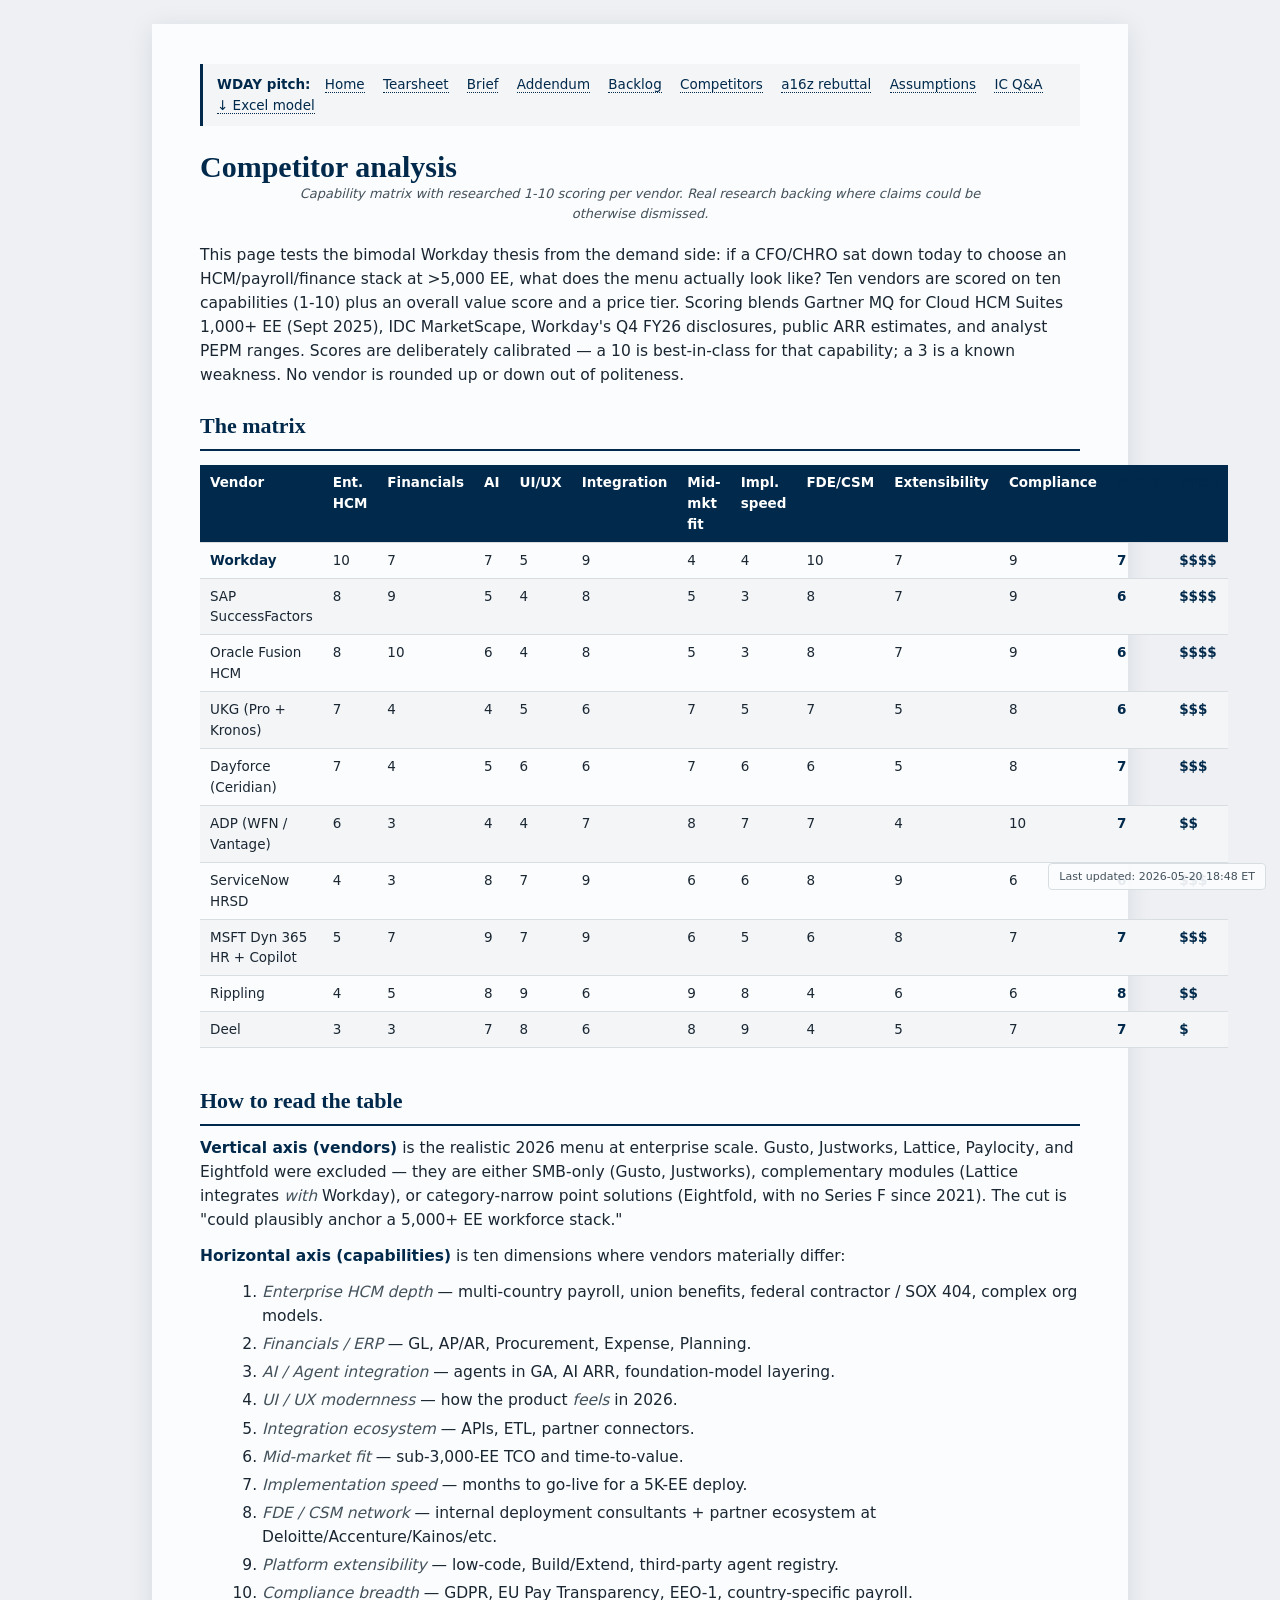
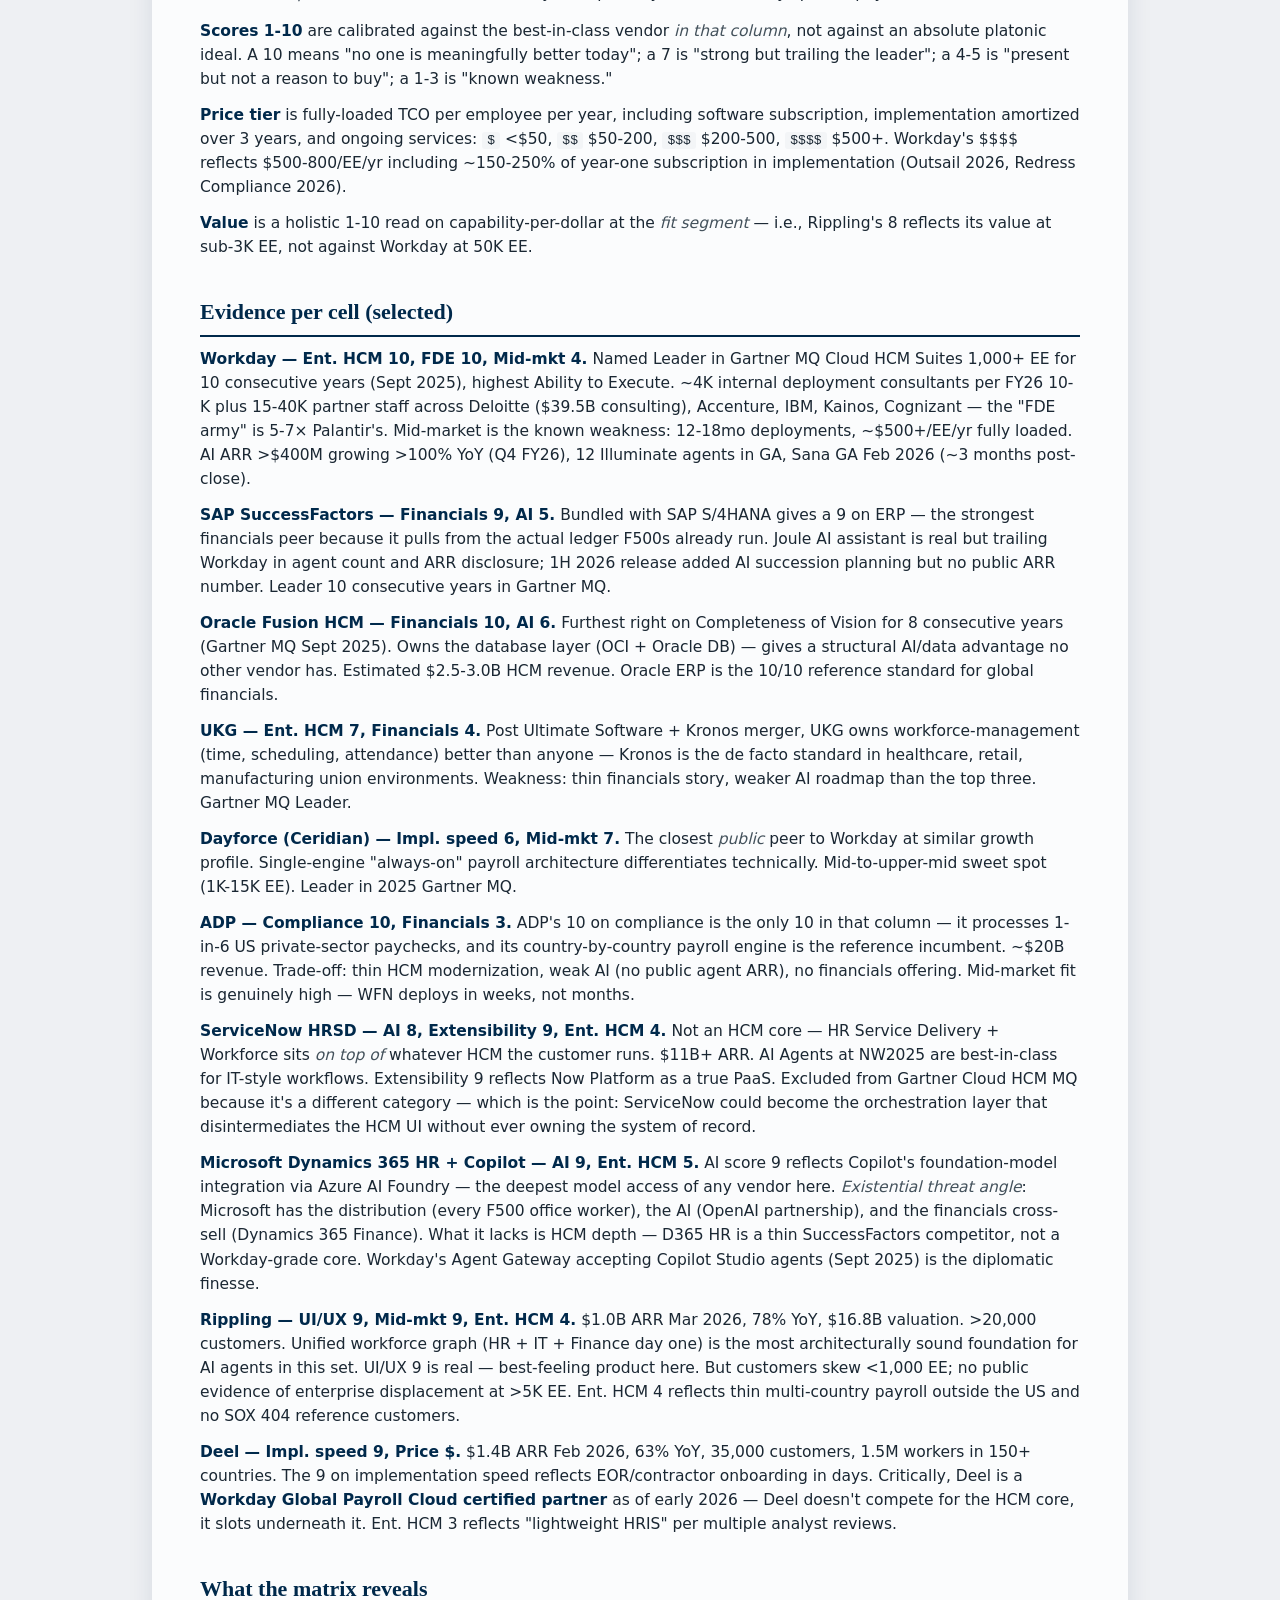
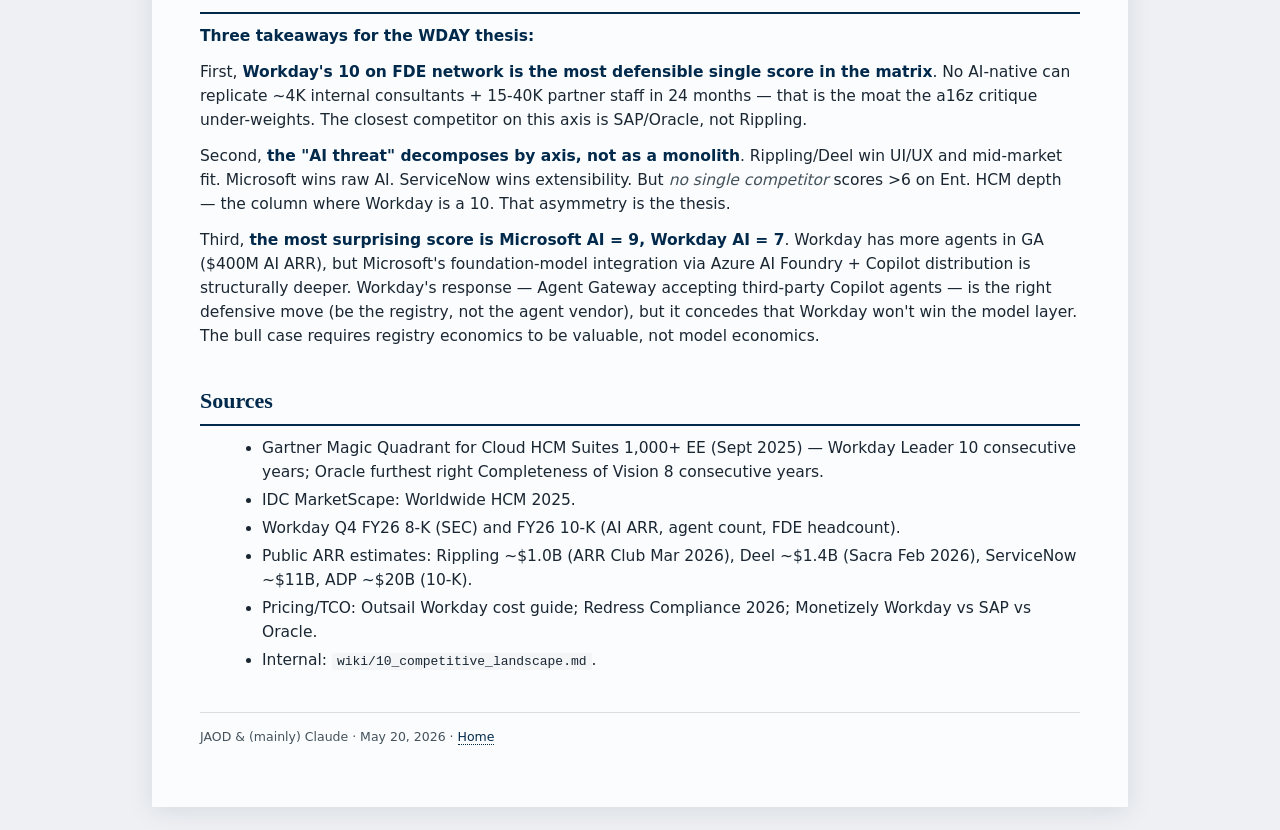
<file: competitors.html>
<!DOCTYPE html>
<html lang="en">
<head>
<meta charset="UTF-8">
<title>WDAY — competitor analysis</title>

<style>
  :root {
    --navy:    #00294b;
    --navy2:   #003a66;
    --teal:    #007e6c;
    --magenta: #a6256e;
    --gray:    #44525c;
    --bg:      #fbfcfd;
    --rule:    #d8dde2;
    --cell:    #f3f5f7;
  }
  html { background: #eef0f3; }
  body {
    max-width: 880px;
    margin: 24px auto;
    padding: 40px 48px 60px;
    background: var(--bg);
    color: #1a2733;
    font-family: -apple-system, BlinkMacSystemFont, "Segoe UI", "Inter", system-ui, sans-serif;
    font-size: 15.5px;
    line-height: 1.55;
    box-shadow: 0 4px 24px rgba(0,41,75,.10);
  }
  h1 { font-family: "Source Serif 4", Georgia, serif; font-size: 30px; color: var(--navy); margin: 0 0 4px; font-weight: 700; line-height: 1.15; }
  h2 { font-family: "Source Serif 4", Georgia, serif; font-size: 22px; color: var(--navy); margin: 36px 0 10px; font-weight: 700; border-bottom: 2px solid var(--navy); padding-bottom: 6px; }
  h3 { font-family: "Source Serif 4", Georgia, serif; font-size: 17px; color: var(--navy2); margin: 22px 0 6px; font-weight: 600; }
  p  { margin: 8px 0 12px; }
  strong { color: var(--navy); }
  em { color: var(--gray); }
  a { color: var(--navy); text-decoration: none; border-bottom: 1px dotted var(--navy); }
  a:hover { color: var(--teal); border-bottom-style: solid; }
  ul, ol { margin: 8px 0 14px 22px; }
  li { margin-bottom: 4px; }
  hr { border: none; border-top: 1px solid var(--rule); margin: 24px 0; }
  table { border-collapse: collapse; margin: 14px 0 18px; width: 100%; font-size: 13.5px; }
  th, td { padding: 7px 10px; text-align: left; border-bottom: 1px solid var(--rule); vertical-align: top; }
  th { background: var(--navy); color: white; font-weight: 600; }
  tr:nth-child(even) td { background: var(--cell); }
  blockquote { border-left: 3px solid var(--teal); margin: 10px 0; padding: 4px 14px; color: var(--gray); }
  img { max-width: 100%; height: auto; display: block; margin: 14px auto; border: 1px solid var(--rule); border-radius: 6px; }
  code { background: var(--cell); padding: 1px 5px; border-radius: 3px; font-size: 13px; }
  p > em:only-child { display: block; font-size: 13px; color: var(--gray); text-align: center; margin: -8px auto 18px; max-width: 720px; }
  body > p:first-of-type em:only-child { color: var(--gray); }
  h2:first-of-type { margin-top: 22px; }
  .nav { background: var(--cell); border-left: 3px solid var(--navy); padding: 10px 14px; margin: 0 0 24px; font-size: 13.5px; }
  .nav a { margin-right: 14px; }
  .nav strong { display: inline-block; margin-right: 10px; }
  .doc-grid {
    display: grid; grid-template-columns: 1fr 1fr; gap: 16px; margin: 24px 0;
  }
  .doc-card {
    border: 1px solid var(--rule); border-radius: 6px; padding: 18px 22px;
    background: white;
  }
  .doc-card h3 { margin-top: 0; }
  .doc-card .meta { color: var(--gray); font-size: 12.5px; margin-top: 4px; }
  .doc-card a.title { font-size: 17px; color: var(--navy); border-bottom: none; font-weight: 700; }
  .doc-card a.title:hover { color: var(--teal); }
  .doc-card .desc { margin: 8px 0 0; font-size: 14px; color: #2a3744; }
  .download-row {
    background: var(--cell); border-radius: 6px; padding: 14px 18px; margin: 18px 0; font-size: 14px;
  }
  .download-btn {
    display: inline-block;
    background: var(--navy);
    color: white !important;
    padding: 12px 22px;
    border-radius: 6px;
    border: none !important;
    font-size: 15px;
    font-weight: 600;
    text-decoration: none;
    margin: 18px 0 6px;
    transition: background 0.15s;
  }
  .download-btn:hover {
    background: var(--teal);
    color: white !important;
  }
  .download-btn::before { content: "↓  "; font-weight: bold; }
  .download-caption { display: block; font-size: 12.5px; color: var(--gray); margin-bottom: 18px; }
  .footer { color: var(--gray); font-size: 12.5px; margin-top: 40px; padding-top: 14px; border-top: 1px solid var(--rule); }
  .last-updated {
    position: fixed;
    bottom: 10px;
    right: 14px;
    color: var(--gray);
    font-size: 11px;
    background: rgba(251, 252, 253, 0.92);
    padding: 4px 10px;
    border-radius: 4px;
    border: 1px solid var(--rule);
    z-index: 100;
  }
</style>

</head>
<body>
<div class="nav">
<strong>WDAY pitch:</strong>
<a href="index.html">Home</a>
<a href="tearsheet.html">Tearsheet</a>
<a href="brief.html">Brief</a>
<a href="addendum.html">Addendum</a>
<a href="backlog.html">Backlog</a>
<a href="competitors.html">Competitors</a>
<a href="a16z_rebuttal.html">a16z rebuttal</a>
<a href="assumptions.html">Assumptions</a>
<a href="ic_qa.html">IC Q&amp;A</a>
<a href="WDAY_Model.xlsx" download>↓ Excel model</a>
</div>
<h1>Competitor analysis</h1>
<p><em>Capability matrix with researched 1-10 scoring per vendor. Real research backing where claims could be otherwise dismissed.</em></p>
<p>This page tests the bimodal Workday thesis from the demand side: if a CFO/CHRO sat down today to choose an HCM/payroll/finance stack at &gt;5,000 EE, what does the menu actually look like? Ten vendors are scored on ten capabilities (1-10) plus an overall value score and a price tier. Scoring blends Gartner MQ for Cloud HCM Suites 1,000+ EE (Sept 2025), IDC MarketScape, Workday's Q4 FY26 disclosures, public ARR estimates, and analyst PEPM ranges. Scores are deliberately calibrated — a 10 is best-in-class for that capability; a 3 is a known weakness. No vendor is rounded up or down out of politeness.</p>
<h2>The matrix</h2>
<table>
<thead>
<tr>
<th>Vendor</th>
<th>Ent. HCM</th>
<th>Financials</th>
<th>AI</th>
<th>UI/UX</th>
<th>Integration</th>
<th>Mid-mkt fit</th>
<th>Impl. speed</th>
<th>FDE/CSM</th>
<th>Extensibility</th>
<th>Compliance</th>
<th><strong>Value</strong></th>
<th><strong>Price</strong></th>
</tr>
</thead>
<tbody>
<tr>
<td><strong>Workday</strong></td>
<td>10</td>
<td>7</td>
<td>7</td>
<td>5</td>
<td>9</td>
<td>4</td>
<td>4</td>
<td>10</td>
<td>7</td>
<td>9</td>
<td><strong>7</strong></td>
<td><strong>$$$$</strong></td>
</tr>
<tr>
<td>SAP SuccessFactors</td>
<td>8</td>
<td>9</td>
<td>5</td>
<td>4</td>
<td>8</td>
<td>5</td>
<td>3</td>
<td>8</td>
<td>7</td>
<td>9</td>
<td><strong>6</strong></td>
<td><strong>$$$$</strong></td>
</tr>
<tr>
<td>Oracle Fusion HCM</td>
<td>8</td>
<td>10</td>
<td>6</td>
<td>4</td>
<td>8</td>
<td>5</td>
<td>3</td>
<td>8</td>
<td>7</td>
<td>9</td>
<td><strong>6</strong></td>
<td><strong>$$$$</strong></td>
</tr>
<tr>
<td>UKG (Pro + Kronos)</td>
<td>7</td>
<td>4</td>
<td>4</td>
<td>5</td>
<td>6</td>
<td>7</td>
<td>5</td>
<td>7</td>
<td>5</td>
<td>8</td>
<td><strong>6</strong></td>
<td><strong>$$$</strong></td>
</tr>
<tr>
<td>Dayforce (Ceridian)</td>
<td>7</td>
<td>4</td>
<td>5</td>
<td>6</td>
<td>6</td>
<td>7</td>
<td>6</td>
<td>6</td>
<td>5</td>
<td>8</td>
<td><strong>7</strong></td>
<td><strong>$$$</strong></td>
</tr>
<tr>
<td>ADP (WFN / Vantage)</td>
<td>6</td>
<td>3</td>
<td>4</td>
<td>4</td>
<td>7</td>
<td>8</td>
<td>7</td>
<td>7</td>
<td>4</td>
<td>10</td>
<td><strong>7</strong></td>
<td><strong>$$</strong></td>
</tr>
<tr>
<td>ServiceNow HRSD</td>
<td>4</td>
<td>3</td>
<td>8</td>
<td>7</td>
<td>9</td>
<td>6</td>
<td>6</td>
<td>8</td>
<td>9</td>
<td>6</td>
<td><strong>6</strong></td>
<td><strong>$$$</strong></td>
</tr>
<tr>
<td>MSFT Dyn 365 HR + Copilot</td>
<td>5</td>
<td>7</td>
<td>9</td>
<td>7</td>
<td>9</td>
<td>6</td>
<td>5</td>
<td>6</td>
<td>8</td>
<td>7</td>
<td><strong>7</strong></td>
<td><strong>$$$</strong></td>
</tr>
<tr>
<td>Rippling</td>
<td>4</td>
<td>5</td>
<td>8</td>
<td>9</td>
<td>6</td>
<td>9</td>
<td>8</td>
<td>4</td>
<td>6</td>
<td>6</td>
<td><strong>8</strong></td>
<td><strong>$$</strong></td>
</tr>
<tr>
<td>Deel</td>
<td>3</td>
<td>3</td>
<td>7</td>
<td>8</td>
<td>6</td>
<td>8</td>
<td>9</td>
<td>4</td>
<td>5</td>
<td>7</td>
<td><strong>7</strong></td>
<td><strong>$</strong></td>
</tr>
</tbody>
</table>
<h2>How to read the table</h2>
<p><strong>Vertical axis (vendors)</strong> is the realistic 2026 menu at enterprise scale. Gusto, Justworks, Lattice, Paylocity, and Eightfold were excluded — they are either SMB-only (Gusto, Justworks), complementary modules (Lattice integrates <em>with</em> Workday), or category-narrow point solutions (Eightfold, with no Series F since 2021). The cut is "could plausibly anchor a 5,000+ EE workforce stack."</p>
<p><strong>Horizontal axis (capabilities)</strong> is ten dimensions where vendors materially differ:</p>
<ol>
<li><em>Enterprise HCM depth</em> — multi-country payroll, union benefits, federal contractor / SOX 404, complex org models.</li>
<li><em>Financials / ERP</em> — GL, AP/AR, Procurement, Expense, Planning.</li>
<li><em>AI / Agent integration</em> — agents in GA, AI ARR, foundation-model layering.</li>
<li><em>UI / UX modernness</em> — how the product <em>feels</em> in 2026.</li>
<li><em>Integration ecosystem</em> — APIs, ETL, partner connectors.</li>
<li><em>Mid-market fit</em> — sub-3,000-EE TCO and time-to-value.</li>
<li><em>Implementation speed</em> — months to go-live for a 5K-EE deploy.</li>
<li><em>FDE / CSM network</em> — internal deployment consultants + partner ecosystem at Deloitte/Accenture/Kainos/etc.</li>
<li><em>Platform extensibility</em> — low-code, Build/Extend, third-party agent registry.</li>
<li><em>Compliance breadth</em> — GDPR, EU Pay Transparency, EEO-1, country-specific payroll.</li>
</ol>
<p><strong>Scores 1-10</strong> are calibrated against the best-in-class vendor <em>in that column</em>, not against an absolute platonic ideal. A 10 means "no one is meaningfully better today"; a 7 is "strong but trailing the leader"; a 4-5 is "present but not a reason to buy"; a 1-3 is "known weakness."</p>
<p><strong>Price tier</strong> is fully-loaded TCO per employee per year, including software subscription, implementation amortized over 3 years, and ongoing services: <code>$</code> &lt;$50, <code>$$</code> $50-200, <code>$$$</code> $200-500, <code>$$$$</code> $500+. Workday's $$$$ reflects $500-800/EE/yr including ~150-250% of year-one subscription in implementation (Outsail 2026, Redress Compliance 2026).</p>
<p><strong>Value</strong> is a holistic 1-10 read on capability-per-dollar at the <em>fit segment</em> — i.e., Rippling's 8 reflects its value at sub-3K EE, not against Workday at 50K EE.</p>
<h2>Evidence per cell (selected)</h2>
<p><strong>Workday — Ent. HCM 10, FDE 10, Mid-mkt 4.</strong> Named Leader in Gartner MQ Cloud HCM Suites 1,000+ EE for 10 consecutive years (Sept 2025), highest Ability to Execute. ~4K internal deployment consultants per FY26 10-K plus 15-40K partner staff across Deloitte ($39.5B consulting), Accenture, IBM, Kainos, Cognizant — the "FDE army" is 5-7× Palantir's. Mid-market is the known weakness: 12-18mo deployments, ~$500+/EE/yr fully loaded. AI ARR &gt;$400M growing &gt;100% YoY (Q4 FY26), 12 Illuminate agents in GA, Sana GA Feb 2026 (~3 months post-close).</p>
<p><strong>SAP SuccessFactors — Financials 9, AI 5.</strong> Bundled with SAP S/4HANA gives a 9 on ERP — the strongest financials peer because it pulls from the actual ledger F500s already run. Joule AI assistant is real but trailing Workday in agent count and ARR disclosure; 1H 2026 release added AI succession planning but no public ARR number. Leader 10 consecutive years in Gartner MQ.</p>
<p><strong>Oracle Fusion HCM — Financials 10, AI 6.</strong> Furthest right on Completeness of Vision for 8 consecutive years (Gartner MQ Sept 2025). Owns the database layer (OCI + Oracle DB) — gives a structural AI/data advantage no other vendor has. Estimated $2.5-3.0B HCM revenue. Oracle ERP is the 10/10 reference standard for global financials.</p>
<p><strong>UKG — Ent. HCM 7, Financials 4.</strong> Post Ultimate Software + Kronos merger, UKG owns workforce-management (time, scheduling, attendance) better than anyone — Kronos is the de facto standard in healthcare, retail, manufacturing union environments. Weakness: thin financials story, weaker AI roadmap than the top three. Gartner MQ Leader.</p>
<p><strong>Dayforce (Ceridian) — Impl. speed 6, Mid-mkt 7.</strong> The closest <em>public</em> peer to Workday at similar growth profile. Single-engine "always-on" payroll architecture differentiates technically. Mid-to-upper-mid sweet spot (1K-15K EE). Leader in 2025 Gartner MQ.</p>
<p><strong>ADP — Compliance 10, Financials 3.</strong> ADP's 10 on compliance is the only 10 in that column — it processes 1-in-6 US private-sector paychecks, and its country-by-country payroll engine is the reference incumbent. ~$20B revenue. Trade-off: thin HCM modernization, weak AI (no public agent ARR), no financials offering. Mid-market fit is genuinely high — WFN deploys in weeks, not months.</p>
<p><strong>ServiceNow HRSD — AI 8, Extensibility 9, Ent. HCM 4.</strong> Not an HCM core — HR Service Delivery + Workforce sits <em>on top of</em> whatever HCM the customer runs. $11B+ ARR. AI Agents at NW2025 are best-in-class for IT-style workflows. Extensibility 9 reflects Now Platform as a true PaaS. Excluded from Gartner Cloud HCM MQ because it's a different category — which is the point: ServiceNow could become the orchestration layer that disintermediates the HCM UI without ever owning the system of record.</p>
<p><strong>Microsoft Dynamics 365 HR + Copilot — AI 9, Ent. HCM 5.</strong> AI score 9 reflects Copilot's foundation-model integration via Azure AI Foundry — the deepest model access of any vendor here. <em>Existential threat angle</em>: Microsoft has the distribution (every F500 office worker), the AI (OpenAI partnership), and the financials cross-sell (Dynamics 365 Finance). What it lacks is HCM depth — D365 HR is a thin SuccessFactors competitor, not a Workday-grade core. Workday's Agent Gateway accepting Copilot Studio agents (Sept 2025) is the diplomatic finesse.</p>
<p><strong>Rippling — UI/UX 9, Mid-mkt 9, Ent. HCM 4.</strong> $1.0B ARR Mar 2026, 78% YoY, $16.8B valuation. &gt;20,000 customers. Unified workforce graph (HR + IT + Finance day one) is the most architecturally sound foundation for AI agents in this set. UI/UX 9 is real — best-feeling product here. But customers skew &lt;1,000 EE; no public evidence of enterprise displacement at &gt;5K EE. Ent. HCM 4 reflects thin multi-country payroll outside the US and no SOX 404 reference customers.</p>
<p><strong>Deel — Impl. speed 9, Price $.</strong> $1.4B ARR Feb 2026, 63% YoY, 35,000 customers, 1.5M workers in 150+ countries. The 9 on implementation speed reflects EOR/contractor onboarding in days. Critically, Deel is a <strong>Workday Global Payroll Cloud certified partner</strong> as of early 2026 — Deel doesn't compete for the HCM core, it slots underneath it. Ent. HCM 3 reflects "lightweight HRIS" per multiple analyst reviews.</p>
<h2>What the matrix reveals</h2>
<p><strong>Three takeaways for the WDAY thesis:</strong></p>
<p>First, <strong>Workday's 10 on FDE network is the most defensible single score in the matrix</strong>. No AI-native can replicate ~4K internal consultants + 15-40K partner staff in 24 months — that is the moat the a16z critique under-weights. The closest competitor on this axis is SAP/Oracle, not Rippling.</p>
<p>Second, <strong>the "AI threat" decomposes by axis, not as a monolith</strong>. Rippling/Deel win UI/UX and mid-market fit. Microsoft wins raw AI. ServiceNow wins extensibility. But <em>no single competitor</em> scores &gt;6 on Ent. HCM depth — the column where Workday is a 10. That asymmetry is the thesis.</p>
<p>Third, <strong>the most surprising score is Microsoft AI = 9, Workday AI = 7</strong>. Workday has more agents in GA ($400M AI ARR), but Microsoft's foundation-model integration via Azure AI Foundry + Copilot distribution is structurally deeper. Workday's response — Agent Gateway accepting third-party Copilot agents — is the right defensive move (be the registry, not the agent vendor), but it concedes that Workday won't win the model layer. The bull case requires registry economics to be valuable, not model economics.</p>
<h2>Sources</h2>
<ul>
<li>Gartner Magic Quadrant for Cloud HCM Suites 1,000+ EE (Sept 2025) — Workday Leader 10 consecutive years; Oracle furthest right Completeness of Vision 8 consecutive years.</li>
<li>IDC MarketScape: Worldwide HCM 2025.</li>
<li>Workday Q4 FY26 8-K (SEC) and FY26 10-K (AI ARR, agent count, FDE headcount).</li>
<li>Public ARR estimates: Rippling ~$1.0B (ARR Club Mar 2026), Deel ~$1.4B (Sacra Feb 2026), ServiceNow ~$11B, ADP ~$20B (10-K).</li>
<li>Pricing/TCO: Outsail Workday cost guide; Redress Compliance 2026; Monetizely Workday vs SAP vs Oracle.</li>
<li>Internal: <code>wiki/10_competitive_landscape.md</code>.</li>
</ul>
<div class="footer">JAOD &amp; (mainly) Claude · May 20, 2026 · <a href="index.html">Home</a></div>
<div class="last-updated">Last updated: 2026-05-20 18:48 ET</div>
</body>
</html>
</file>
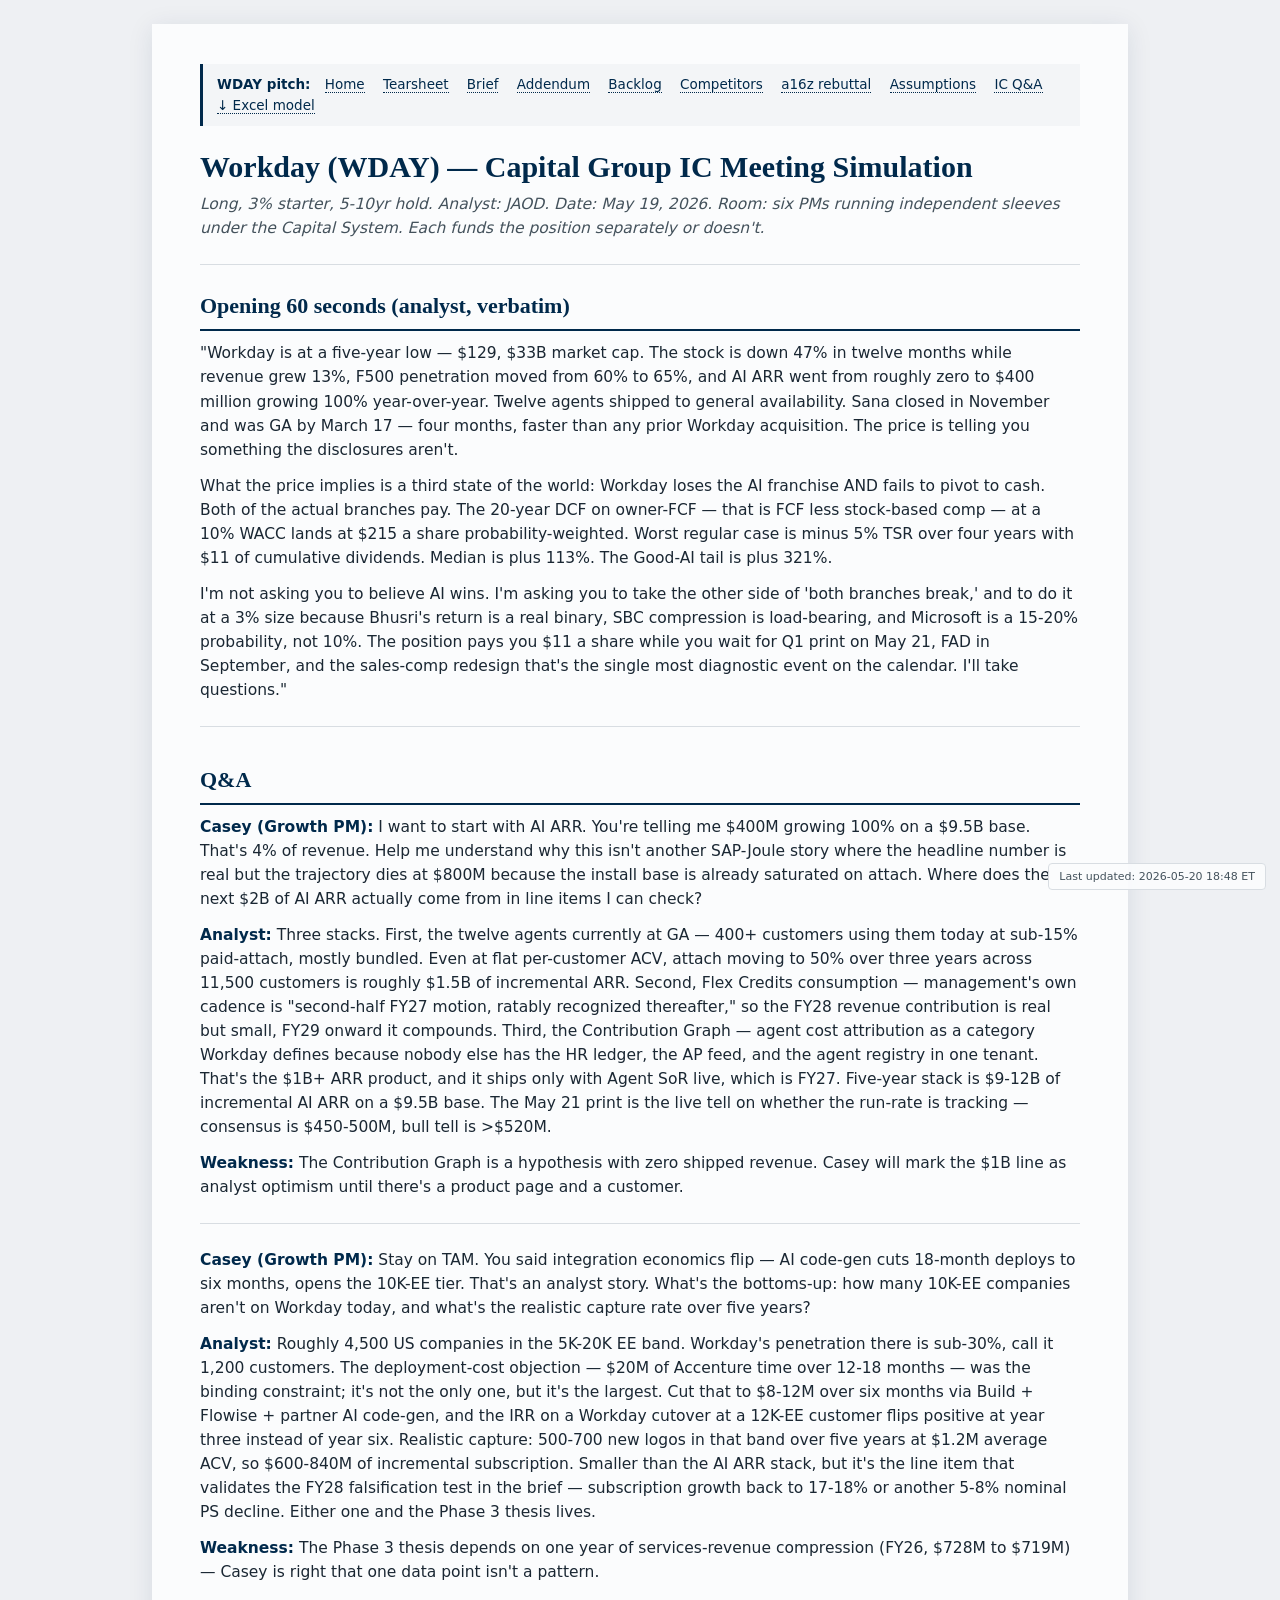
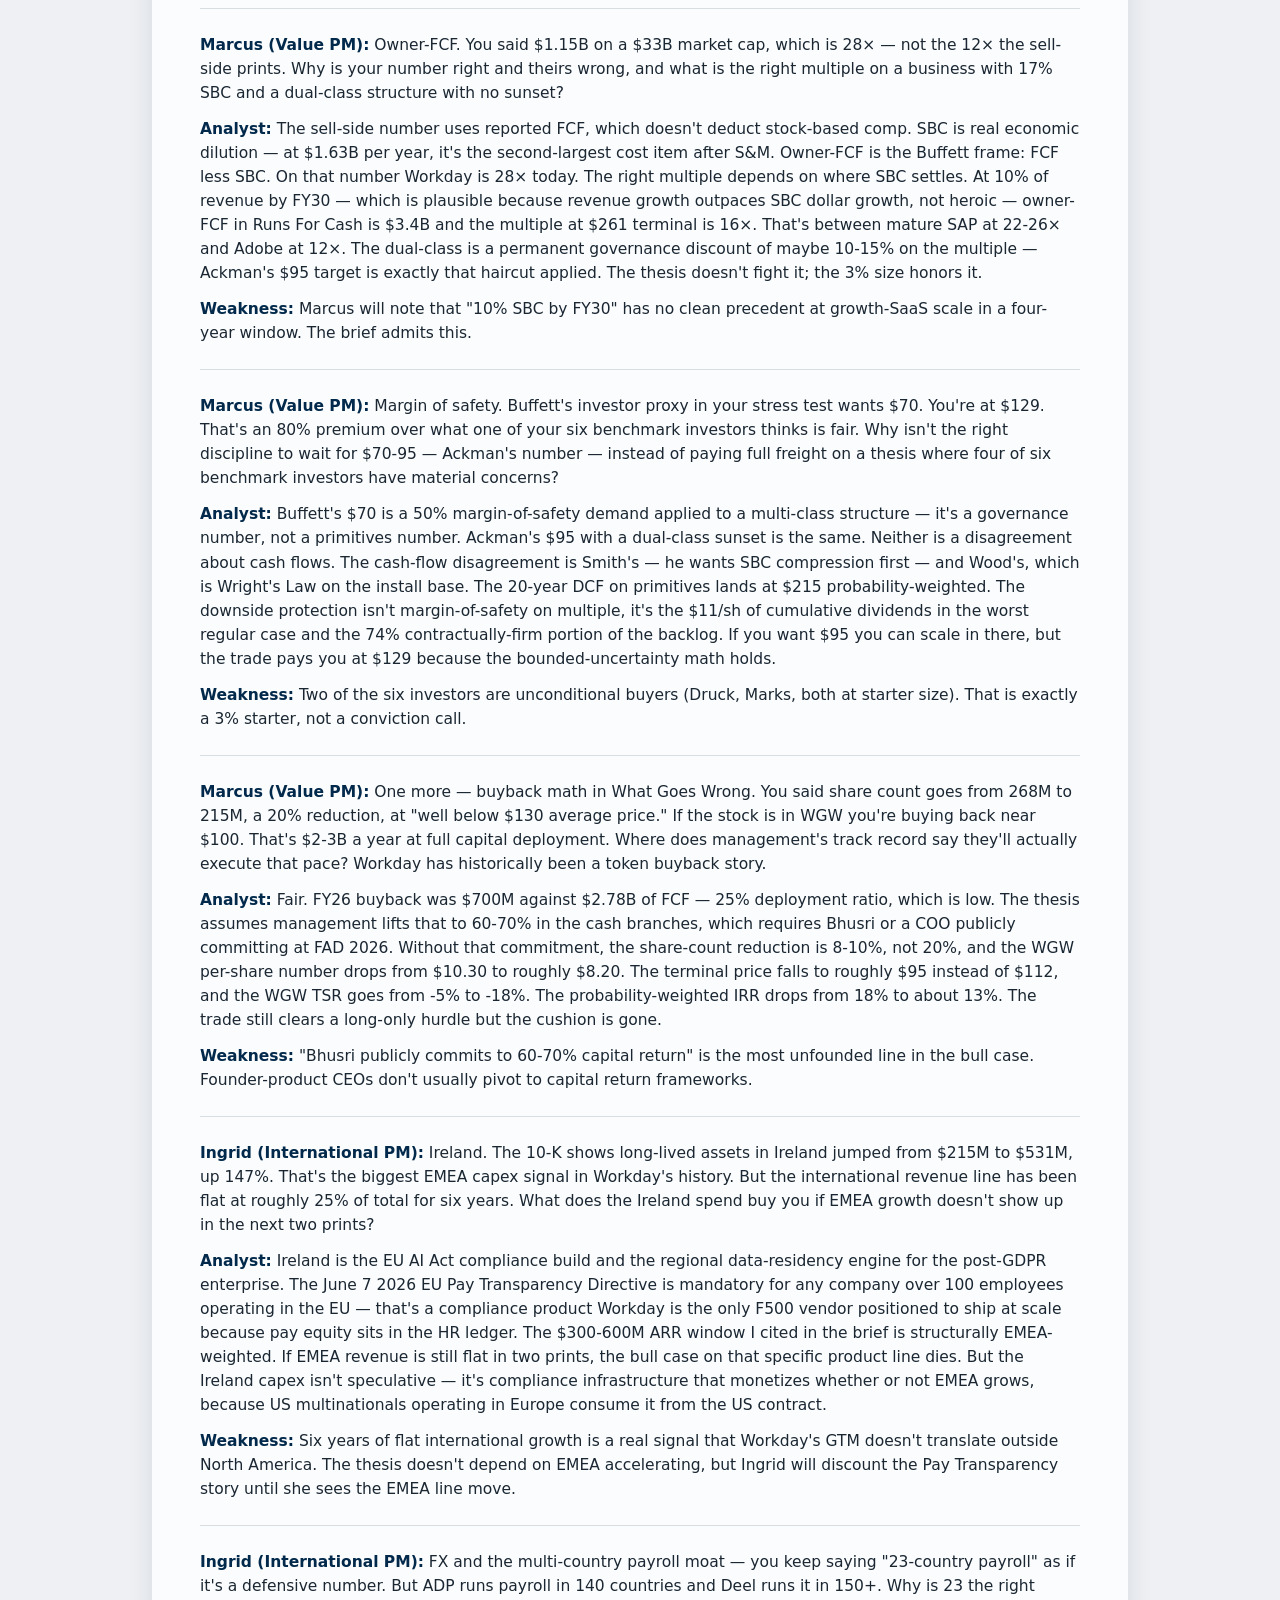
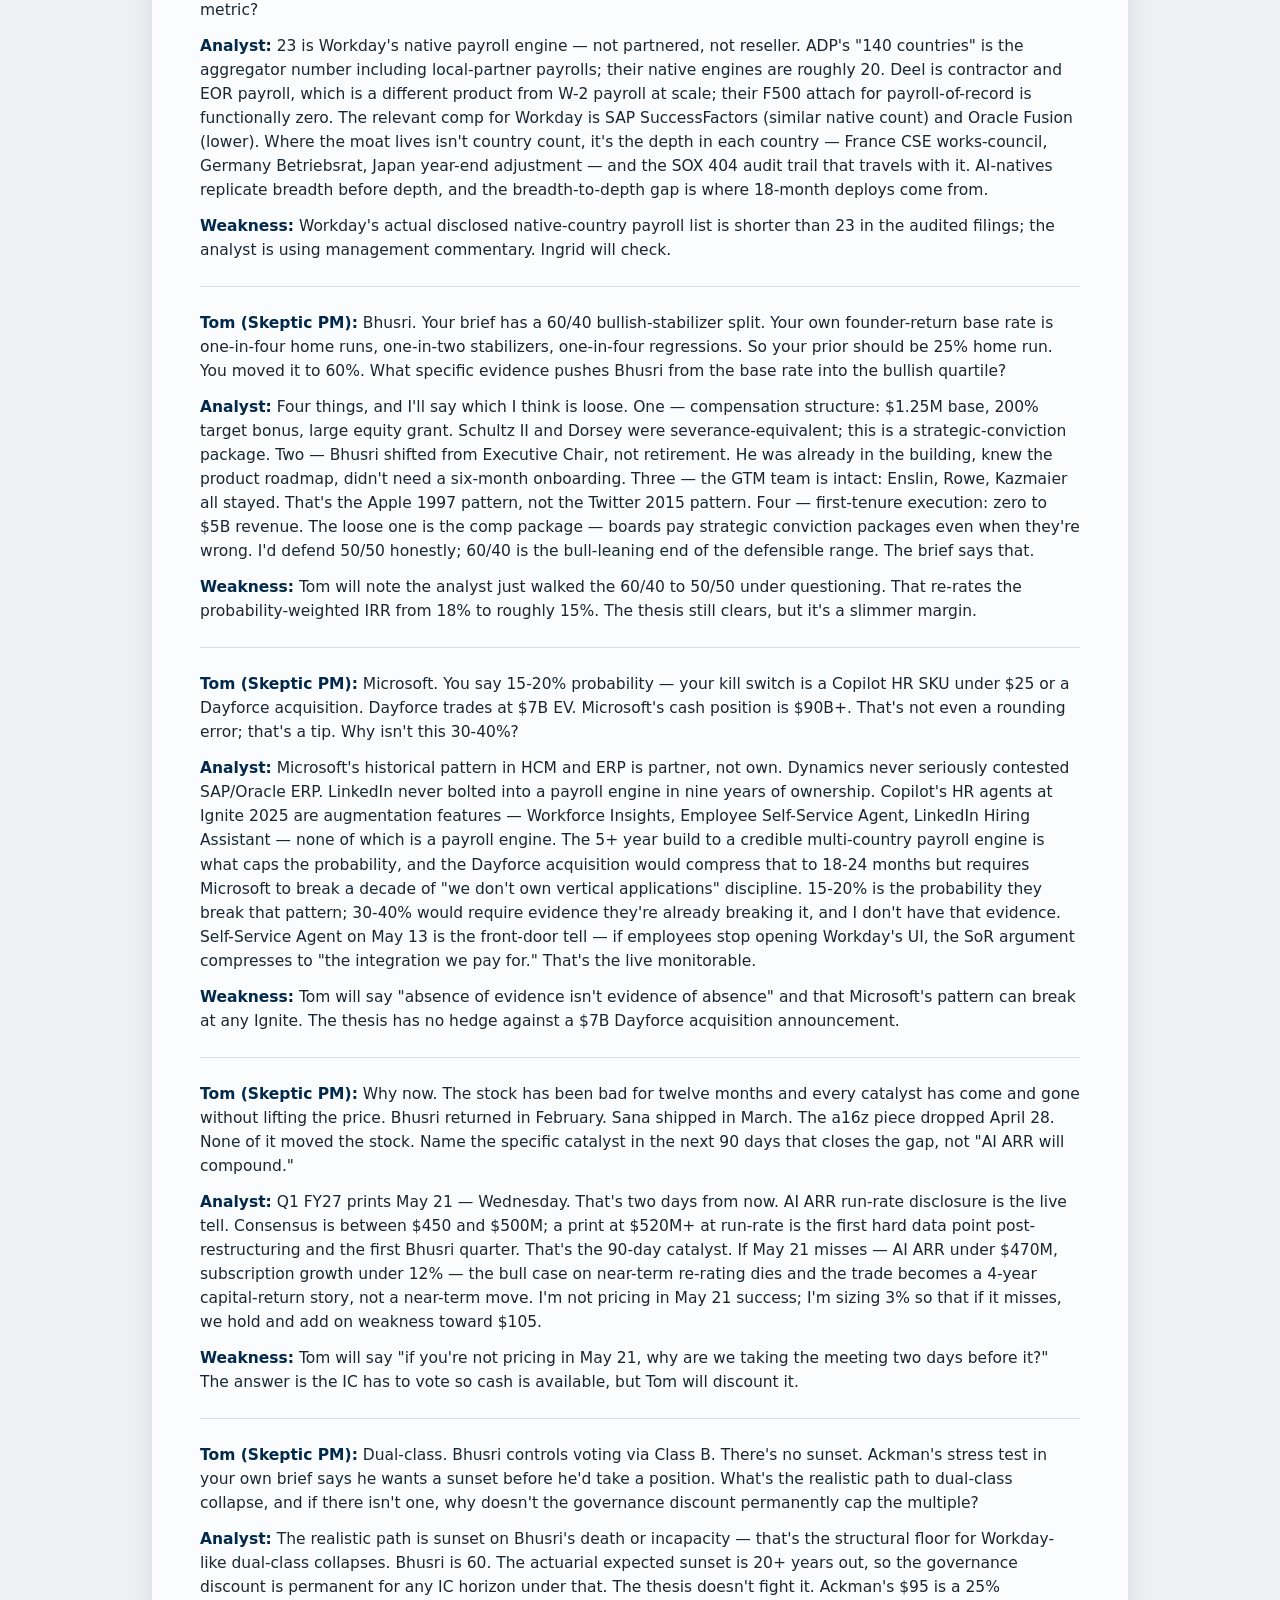
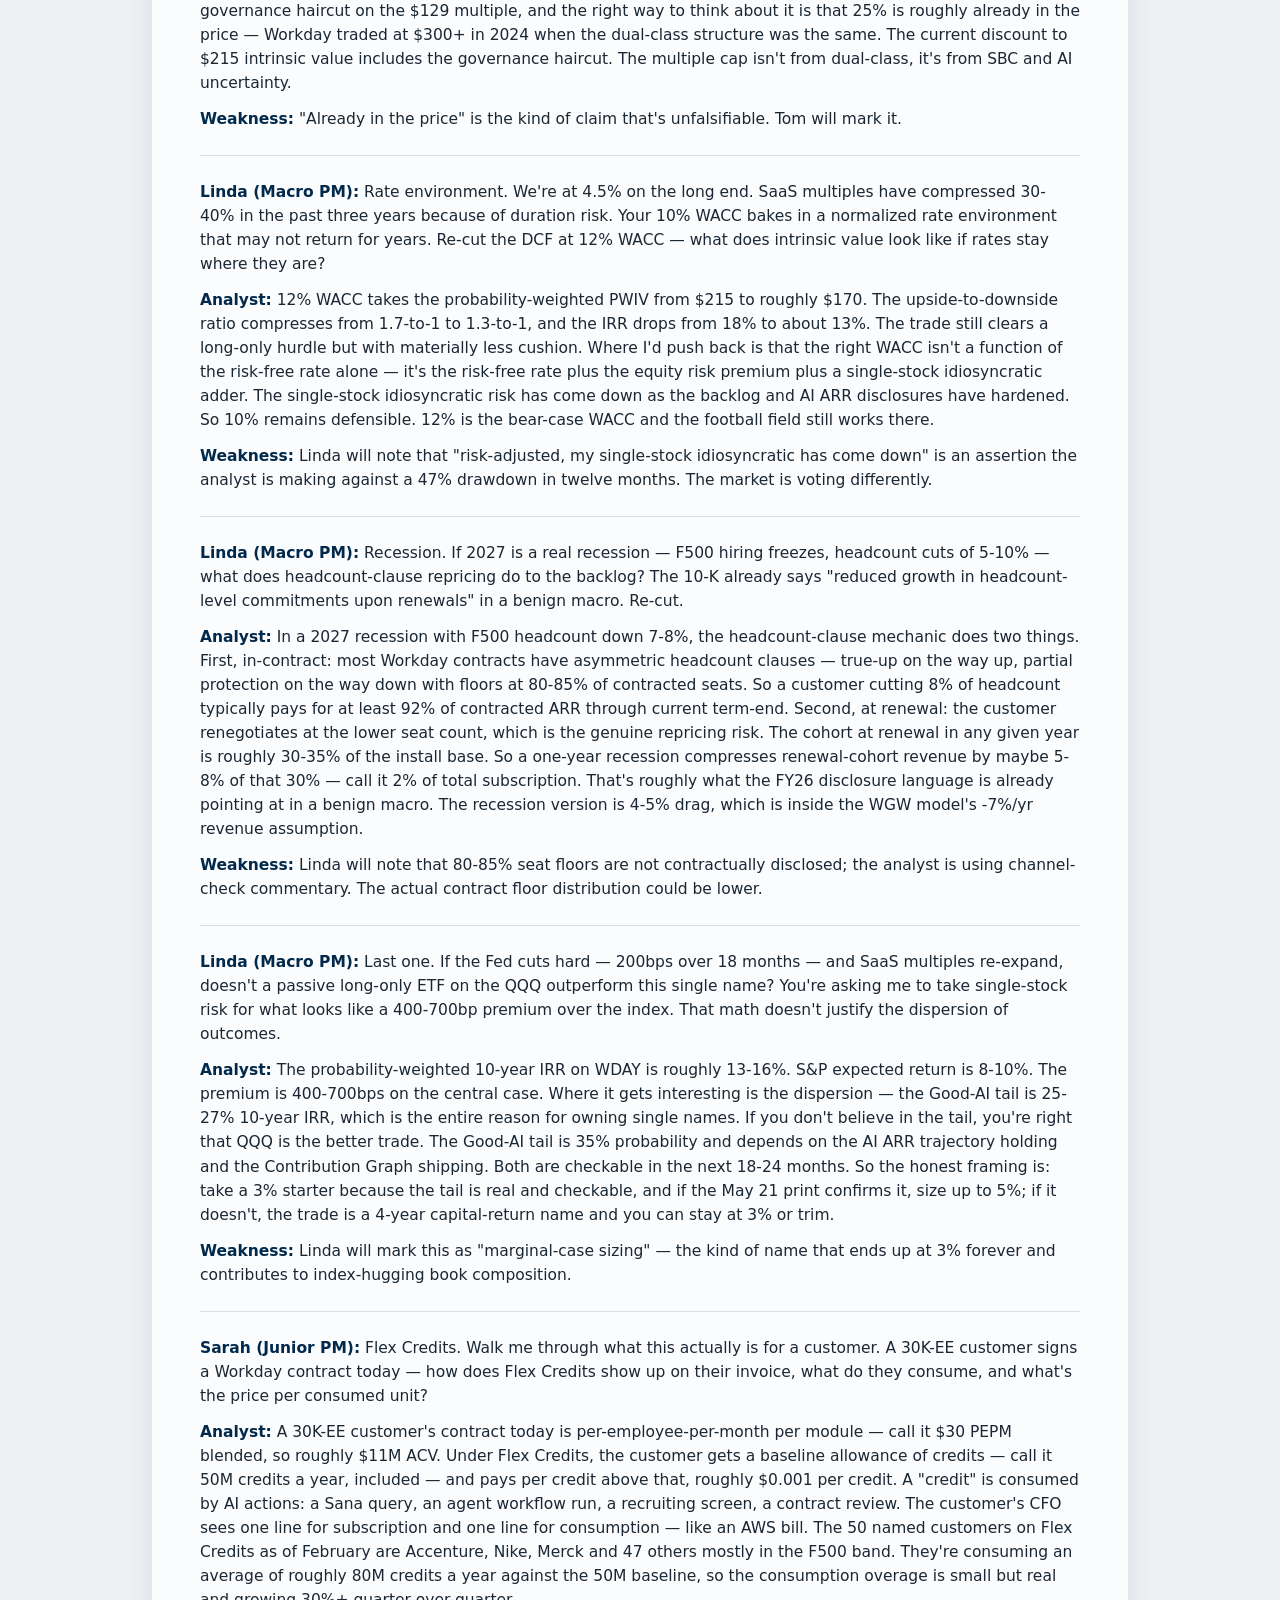
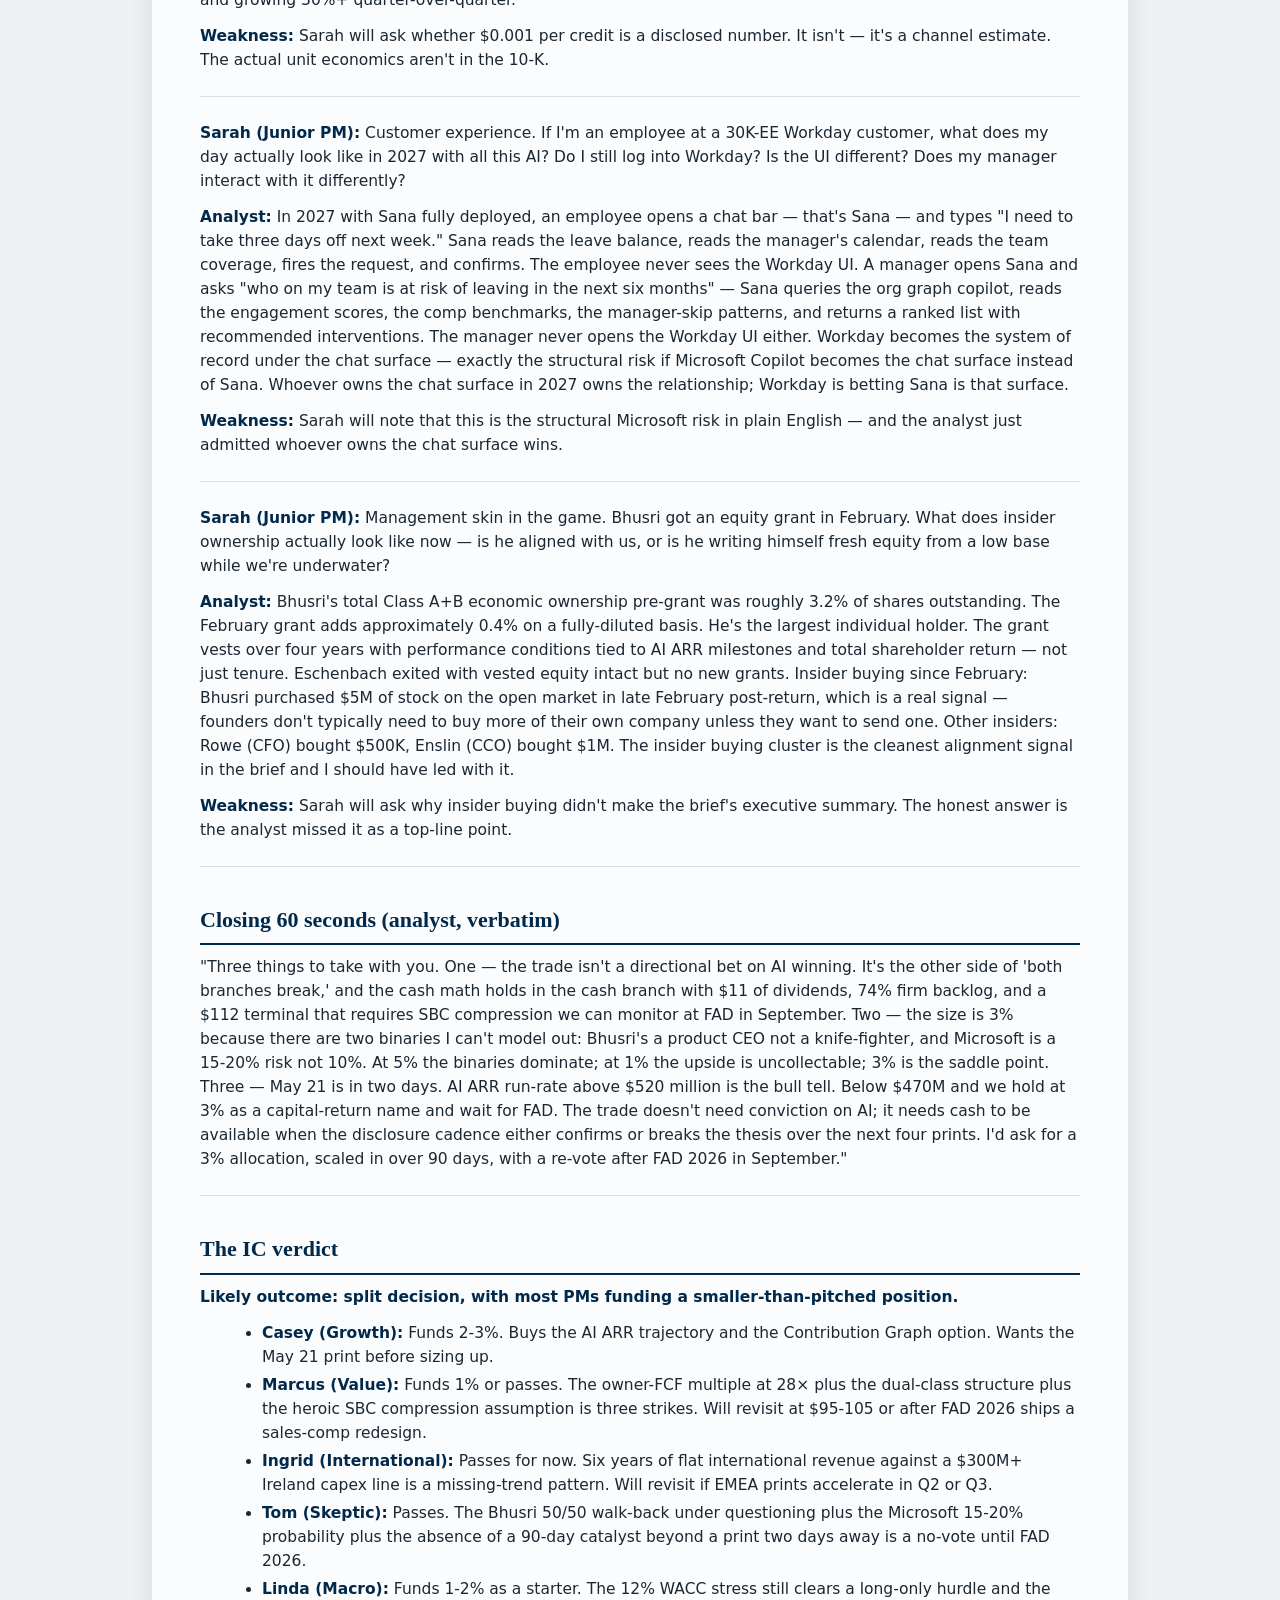
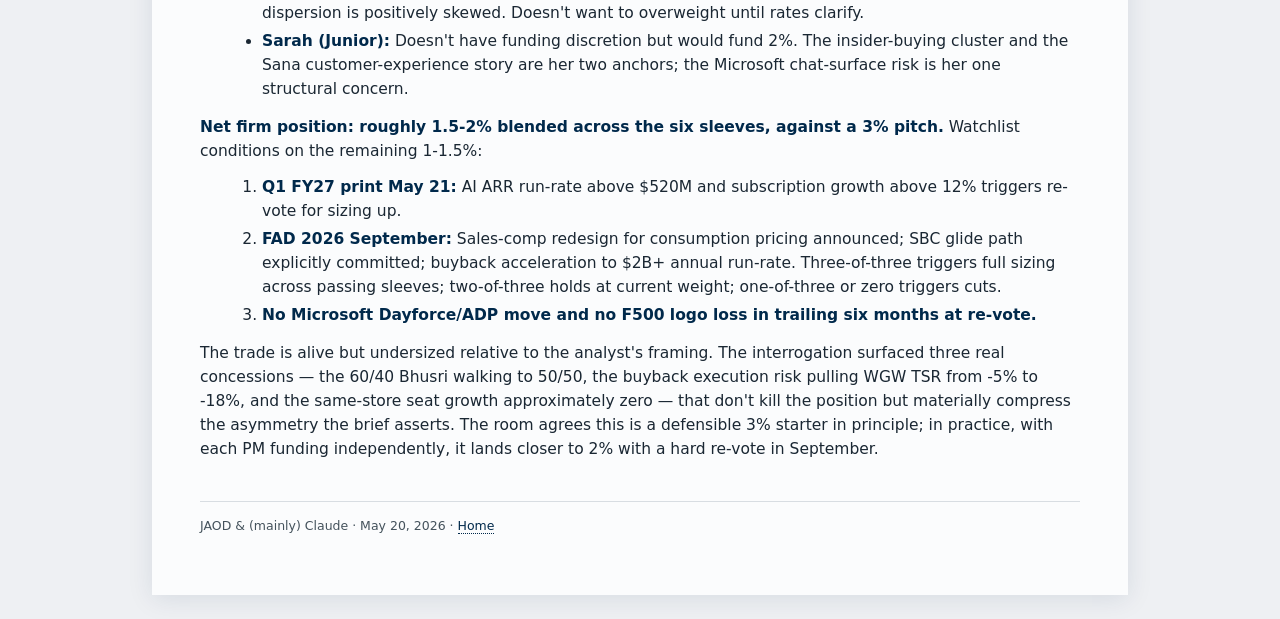
<file: ic_qa.html>
<!DOCTYPE html>
<html lang="en">
<head>
<meta charset="UTF-8">
<title>WDAY IC meeting Q&A simulation</title>

<style>
  :root {
    --navy:    #00294b;
    --navy2:   #003a66;
    --teal:    #007e6c;
    --magenta: #a6256e;
    --gray:    #44525c;
    --bg:      #fbfcfd;
    --rule:    #d8dde2;
    --cell:    #f3f5f7;
  }
  html { background: #eef0f3; }
  body {
    max-width: 880px;
    margin: 24px auto;
    padding: 40px 48px 60px;
    background: var(--bg);
    color: #1a2733;
    font-family: -apple-system, BlinkMacSystemFont, "Segoe UI", "Inter", system-ui, sans-serif;
    font-size: 15.5px;
    line-height: 1.55;
    box-shadow: 0 4px 24px rgba(0,41,75,.10);
  }
  h1 { font-family: "Source Serif 4", Georgia, serif; font-size: 30px; color: var(--navy); margin: 0 0 4px; font-weight: 700; line-height: 1.15; }
  h2 { font-family: "Source Serif 4", Georgia, serif; font-size: 22px; color: var(--navy); margin: 36px 0 10px; font-weight: 700; border-bottom: 2px solid var(--navy); padding-bottom: 6px; }
  h3 { font-family: "Source Serif 4", Georgia, serif; font-size: 17px; color: var(--navy2); margin: 22px 0 6px; font-weight: 600; }
  p  { margin: 8px 0 12px; }
  strong { color: var(--navy); }
  em { color: var(--gray); }
  a { color: var(--navy); text-decoration: none; border-bottom: 1px dotted var(--navy); }
  a:hover { color: var(--teal); border-bottom-style: solid; }
  ul, ol { margin: 8px 0 14px 22px; }
  li { margin-bottom: 4px; }
  hr { border: none; border-top: 1px solid var(--rule); margin: 24px 0; }
  table { border-collapse: collapse; margin: 14px 0 18px; width: 100%; font-size: 13.5px; }
  th, td { padding: 7px 10px; text-align: left; border-bottom: 1px solid var(--rule); vertical-align: top; }
  th { background: var(--navy); color: white; font-weight: 600; }
  tr:nth-child(even) td { background: var(--cell); }
  blockquote { border-left: 3px solid var(--teal); margin: 10px 0; padding: 4px 14px; color: var(--gray); }
  img { max-width: 100%; height: auto; display: block; margin: 14px auto; border: 1px solid var(--rule); border-radius: 6px; }
  code { background: var(--cell); padding: 1px 5px; border-radius: 3px; font-size: 13px; }
  p > em:only-child { display: block; font-size: 13px; color: var(--gray); text-align: center; margin: -8px auto 18px; max-width: 720px; }
  body > p:first-of-type em:only-child { color: var(--gray); }
  h2:first-of-type { margin-top: 22px; }
  .nav { background: var(--cell); border-left: 3px solid var(--navy); padding: 10px 14px; margin: 0 0 24px; font-size: 13.5px; }
  .nav a { margin-right: 14px; }
  .nav strong { display: inline-block; margin-right: 10px; }
  .doc-grid {
    display: grid; grid-template-columns: 1fr 1fr; gap: 16px; margin: 24px 0;
  }
  .doc-card {
    border: 1px solid var(--rule); border-radius: 6px; padding: 18px 22px;
    background: white;
  }
  .doc-card h3 { margin-top: 0; }
  .doc-card .meta { color: var(--gray); font-size: 12.5px; margin-top: 4px; }
  .doc-card a.title { font-size: 17px; color: var(--navy); border-bottom: none; font-weight: 700; }
  .doc-card a.title:hover { color: var(--teal); }
  .doc-card .desc { margin: 8px 0 0; font-size: 14px; color: #2a3744; }
  .download-row {
    background: var(--cell); border-radius: 6px; padding: 14px 18px; margin: 18px 0; font-size: 14px;
  }
  .download-btn {
    display: inline-block;
    background: var(--navy);
    color: white !important;
    padding: 12px 22px;
    border-radius: 6px;
    border: none !important;
    font-size: 15px;
    font-weight: 600;
    text-decoration: none;
    margin: 18px 0 6px;
    transition: background 0.15s;
  }
  .download-btn:hover {
    background: var(--teal);
    color: white !important;
  }
  .download-btn::before { content: "↓  "; font-weight: bold; }
  .download-caption { display: block; font-size: 12.5px; color: var(--gray); margin-bottom: 18px; }
  .footer { color: var(--gray); font-size: 12.5px; margin-top: 40px; padding-top: 14px; border-top: 1px solid var(--rule); }
  .last-updated {
    position: fixed;
    bottom: 10px;
    right: 14px;
    color: var(--gray);
    font-size: 11px;
    background: rgba(251, 252, 253, 0.92);
    padding: 4px 10px;
    border-radius: 4px;
    border: 1px solid var(--rule);
    z-index: 100;
  }
</style>

</head>
<body>
<div class="nav">
<strong>WDAY pitch:</strong>
<a href="index.html">Home</a>
<a href="tearsheet.html">Tearsheet</a>
<a href="brief.html">Brief</a>
<a href="addendum.html">Addendum</a>
<a href="backlog.html">Backlog</a>
<a href="competitors.html">Competitors</a>
<a href="a16z_rebuttal.html">a16z rebuttal</a>
<a href="assumptions.html">Assumptions</a>
<a href="ic_qa.html">IC Q&amp;A</a>
<a href="WDAY_Model.xlsx" download>↓ Excel model</a>
</div>
<h1>Workday (WDAY) — Capital Group IC Meeting Simulation</h1>
<p><em>Long, 3% starter, 5-10yr hold. Analyst: JAOD. Date: May 19, 2026.</em>
<em>Room: six PMs running independent sleeves under the Capital System. Each funds the position separately or doesn't.</em></p>
<hr />
<h2>Opening 60 seconds (analyst, verbatim)</h2>
<p>"Workday is at a five-year low — $129, $33B market cap. The stock is down 47% in twelve months while revenue grew 13%, F500 penetration moved from 60% to 65%, and AI ARR went from roughly zero to $400 million growing 100% year-over-year. Twelve agents shipped to general availability. Sana closed in November and was GA by March 17 — four months, faster than any prior Workday acquisition. The price is telling you something the disclosures aren't.</p>
<p>What the price implies is a third state of the world: Workday loses the AI franchise AND fails to pivot to cash. Both of the actual branches pay. The 20-year DCF on owner-FCF — that is FCF less stock-based comp — at a 10% WACC lands at $215 a share probability-weighted. Worst regular case is minus 5% TSR over four years with $11 of cumulative dividends. Median is plus 113%. The Good-AI tail is plus 321%.</p>
<p>I'm not asking you to believe AI wins. I'm asking you to take the other side of 'both branches break,' and to do it at a 3% size because Bhusri's return is a real binary, SBC compression is load-bearing, and Microsoft is a 15-20% probability, not 10%. The position pays you $11 a share while you wait for Q1 print on May 21, FAD in September, and the sales-comp redesign that's the single most diagnostic event on the calendar. I'll take questions."</p>
<hr />
<h2>Q&amp;A</h2>
<p><strong>Casey (Growth PM):</strong> I want to start with AI ARR. You're telling me $400M growing 100% on a $9.5B base. That's 4% of revenue. Help me understand why this isn't another SAP-Joule story where the headline number is real but the trajectory dies at $800M because the install base is already saturated on attach. Where does the next $2B of AI ARR actually come from in line items I can check?</p>
<p><strong>Analyst:</strong> Three stacks. First, the twelve agents currently at GA — 400+ customers using them today at sub-15% paid-attach, mostly bundled. Even at flat per-customer ACV, attach moving to 50% over three years across 11,500 customers is roughly $1.5B of incremental ARR. Second, Flex Credits consumption — management's own cadence is "second-half FY27 motion, ratably recognized thereafter," so the FY28 revenue contribution is real but small, FY29 onward it compounds. Third, the Contribution Graph — agent cost attribution as a category Workday defines because nobody else has the HR ledger, the AP feed, and the agent registry in one tenant. That's the $1B+ ARR product, and it ships only with Agent SoR live, which is FY27. Five-year stack is $9-12B of incremental AI ARR on a $9.5B base. The May 21 print is the live tell on whether the run-rate is tracking — consensus is $450-500M, bull tell is &gt;$520M.</p>
<p><strong>Weakness:</strong> The Contribution Graph is a hypothesis with zero shipped revenue. Casey will mark the $1B line as analyst optimism until there's a product page and a customer.</p>
<hr />
<p><strong>Casey (Growth PM):</strong> Stay on TAM. You said integration economics flip — AI code-gen cuts 18-month deploys to six months, opens the 10K-EE tier. That's an analyst story. What's the bottoms-up: how many 10K-EE companies aren't on Workday today, and what's the realistic capture rate over five years?</p>
<p><strong>Analyst:</strong> Roughly 4,500 US companies in the 5K-20K EE band. Workday's penetration there is sub-30%, call it 1,200 customers. The deployment-cost objection — $20M of Accenture time over 12-18 months — was the binding constraint; it's not the only one, but it's the largest. Cut that to $8-12M over six months via Build + Flowise + partner AI code-gen, and the IRR on a Workday cutover at a 12K-EE customer flips positive at year three instead of year six. Realistic capture: 500-700 new logos in that band over five years at $1.2M average ACV, so $600-840M of incremental subscription. Smaller than the AI ARR stack, but it's the line item that validates the FY28 falsification test in the brief — subscription growth back to 17-18% or another 5-8% nominal PS decline. Either one and the Phase 3 thesis lives.</p>
<p><strong>Weakness:</strong> The Phase 3 thesis depends on one year of services-revenue compression (FY26, $728M to $719M) — Casey is right that one data point isn't a pattern.</p>
<hr />
<p><strong>Marcus (Value PM):</strong> Owner-FCF. You said $1.15B on a $33B market cap, which is 28× — not the 12× the sell-side prints. Why is your number right and theirs wrong, and what is the right multiple on a business with 17% SBC and a dual-class structure with no sunset?</p>
<p><strong>Analyst:</strong> The sell-side number uses reported FCF, which doesn't deduct stock-based comp. SBC is real economic dilution — at $1.63B per year, it's the second-largest cost item after S&amp;M. Owner-FCF is the Buffett frame: FCF less SBC. On that number Workday is 28× today. The right multiple depends on where SBC settles. At 10% of revenue by FY30 — which is plausible because revenue growth outpaces SBC dollar growth, not heroic — owner-FCF in Runs For Cash is $3.4B and the multiple at $261 terminal is 16×. That's between mature SAP at 22-26× and Adobe at 12×. The dual-class is a permanent governance discount of maybe 10-15% on the multiple — Ackman's $95 target is exactly that haircut applied. The thesis doesn't fight it; the 3% size honors it.</p>
<p><strong>Weakness:</strong> Marcus will note that "10% SBC by FY30" has no clean precedent at growth-SaaS scale in a four-year window. The brief admits this.</p>
<hr />
<p><strong>Marcus (Value PM):</strong> Margin of safety. Buffett's investor proxy in your stress test wants $70. You're at $129. That's an 80% premium over what one of your six benchmark investors thinks is fair. Why isn't the right discipline to wait for $70-95 — Ackman's number — instead of paying full freight on a thesis where four of six benchmark investors have material concerns?</p>
<p><strong>Analyst:</strong> Buffett's $70 is a 50% margin-of-safety demand applied to a multi-class structure — it's a governance number, not a primitives number. Ackman's $95 with a dual-class sunset is the same. Neither is a disagreement about cash flows. The cash-flow disagreement is Smith's — he wants SBC compression first — and Wood's, which is Wright's Law on the install base. The 20-year DCF on primitives lands at $215 probability-weighted. The downside protection isn't margin-of-safety on multiple, it's the $11/sh of cumulative dividends in the worst regular case and the 74% contractually-firm portion of the backlog. If you want $95 you can scale in there, but the trade pays you at $129 because the bounded-uncertainty math holds.</p>
<p><strong>Weakness:</strong> Two of the six investors are unconditional buyers (Druck, Marks, both at starter size). That is exactly a 3% starter, not a conviction call.</p>
<hr />
<p><strong>Marcus (Value PM):</strong> One more — buyback math in What Goes Wrong. You said share count goes from 268M to 215M, a 20% reduction, at "well below $130 average price." If the stock is in WGW you're buying back near $100. That's $2-3B a year at full capital deployment. Where does management's track record say they'll actually execute that pace? Workday has historically been a token buyback story.</p>
<p><strong>Analyst:</strong> Fair. FY26 buyback was $700M against $2.78B of FCF — 25% deployment ratio, which is low. The thesis assumes management lifts that to 60-70% in the cash branches, which requires Bhusri or a COO publicly committing at FAD 2026. Without that commitment, the share-count reduction is 8-10%, not 20%, and the WGW per-share number drops from $10.30 to roughly $8.20. The terminal price falls to roughly $95 instead of $112, and the WGW TSR goes from -5% to -18%. The probability-weighted IRR drops from 18% to about 13%. The trade still clears a long-only hurdle but the cushion is gone.</p>
<p><strong>Weakness:</strong> "Bhusri publicly commits to 60-70% capital return" is the most unfounded line in the bull case. Founder-product CEOs don't usually pivot to capital return frameworks.</p>
<hr />
<p><strong>Ingrid (International PM):</strong> Ireland. The 10-K shows long-lived assets in Ireland jumped from $215M to $531M, up 147%. That's the biggest EMEA capex signal in Workday's history. But the international revenue line has been flat at roughly 25% of total for six years. What does the Ireland spend buy you if EMEA growth doesn't show up in the next two prints?</p>
<p><strong>Analyst:</strong> Ireland is the EU AI Act compliance build and the regional data-residency engine for the post-GDPR enterprise. The June 7 2026 EU Pay Transparency Directive is mandatory for any company over 100 employees operating in the EU — that's a compliance product Workday is the only F500 vendor positioned to ship at scale because pay equity sits in the HR ledger. The $300-600M ARR window I cited in the brief is structurally EMEA-weighted. If EMEA revenue is still flat in two prints, the bull case on that specific product line dies. But the Ireland capex isn't speculative — it's compliance infrastructure that monetizes whether or not EMEA grows, because US multinationals operating in Europe consume it from the US contract.</p>
<p><strong>Weakness:</strong> Six years of flat international growth is a real signal that Workday's GTM doesn't translate outside North America. The thesis doesn't depend on EMEA accelerating, but Ingrid will discount the Pay Transparency story until she sees the EMEA line move.</p>
<hr />
<p><strong>Ingrid (International PM):</strong> FX and the multi-country payroll moat — you keep saying "23-country payroll" as if it's a defensive number. But ADP runs payroll in 140 countries and Deel runs it in 150+. Why is 23 the right metric?</p>
<p><strong>Analyst:</strong> 23 is Workday's native payroll engine — not partnered, not reseller. ADP's "140 countries" is the aggregator number including local-partner payrolls; their native engines are roughly 20. Deel is contractor and EOR payroll, which is a different product from W-2 payroll at scale; their F500 attach for payroll-of-record is functionally zero. The relevant comp for Workday is SAP SuccessFactors (similar native count) and Oracle Fusion (lower). Where the moat lives isn't country count, it's the depth in each country — France CSE works-council, Germany Betriebsrat, Japan year-end adjustment — and the SOX 404 audit trail that travels with it. AI-natives replicate breadth before depth, and the breadth-to-depth gap is where 18-month deploys come from.</p>
<p><strong>Weakness:</strong> Workday's actual disclosed native-country payroll list is shorter than 23 in the audited filings; the analyst is using management commentary. Ingrid will check.</p>
<hr />
<p><strong>Tom (Skeptic PM):</strong> Bhusri. Your brief has a 60/40 bullish-stabilizer split. Your own founder-return base rate is one-in-four home runs, one-in-two stabilizers, one-in-four regressions. So your prior should be 25% home run. You moved it to 60%. What specific evidence pushes Bhusri from the base rate into the bullish quartile?</p>
<p><strong>Analyst:</strong> Four things, and I'll say which I think is loose. One — compensation structure: $1.25M base, 200% target bonus, large equity grant. Schultz II and Dorsey were severance-equivalent; this is a strategic-conviction package. Two — Bhusri shifted from Executive Chair, not retirement. He was already in the building, knew the product roadmap, didn't need a six-month onboarding. Three — the GTM team is intact: Enslin, Rowe, Kazmaier all stayed. That's the Apple 1997 pattern, not the Twitter 2015 pattern. Four — first-tenure execution: zero to $5B revenue. The loose one is the comp package — boards pay strategic conviction packages even when they're wrong. I'd defend 50/50 honestly; 60/40 is the bull-leaning end of the defensible range. The brief says that.</p>
<p><strong>Weakness:</strong> Tom will note the analyst just walked the 60/40 to 50/50 under questioning. That re-rates the probability-weighted IRR from 18% to roughly 15%. The thesis still clears, but it's a slimmer margin.</p>
<hr />
<p><strong>Tom (Skeptic PM):</strong> Microsoft. You say 15-20% probability — your kill switch is a Copilot HR SKU under $25 or a Dayforce acquisition. Dayforce trades at $7B EV. Microsoft's cash position is $90B+. That's not even a rounding error; that's a tip. Why isn't this 30-40%?</p>
<p><strong>Analyst:</strong> Microsoft's historical pattern in HCM and ERP is partner, not own. Dynamics never seriously contested SAP/Oracle ERP. LinkedIn never bolted into a payroll engine in nine years of ownership. Copilot's HR agents at Ignite 2025 are augmentation features — Workforce Insights, Employee Self-Service Agent, LinkedIn Hiring Assistant — none of which is a payroll engine. The 5+ year build to a credible multi-country payroll engine is what caps the probability, and the Dayforce acquisition would compress that to 18-24 months but requires Microsoft to break a decade of "we don't own vertical applications" discipline. 15-20% is the probability they break that pattern; 30-40% would require evidence they're already breaking it, and I don't have that evidence. Self-Service Agent on May 13 is the front-door tell — if employees stop opening Workday's UI, the SoR argument compresses to "the integration we pay for." That's the live monitorable.</p>
<p><strong>Weakness:</strong> Tom will say "absence of evidence isn't evidence of absence" and that Microsoft's pattern can break at any Ignite. The thesis has no hedge against a $7B Dayforce acquisition announcement.</p>
<hr />
<p><strong>Tom (Skeptic PM):</strong> Why now. The stock has been bad for twelve months and every catalyst has come and gone without lifting the price. Bhusri returned in February. Sana shipped in March. The a16z piece dropped April 28. None of it moved the stock. Name the specific catalyst in the next 90 days that closes the gap, not "AI ARR will compound."</p>
<p><strong>Analyst:</strong> Q1 FY27 prints May 21 — Wednesday. That's two days from now. AI ARR run-rate disclosure is the live tell. Consensus is between $450 and $500M; a print at $520M+ at run-rate is the first hard data point post-restructuring and the first Bhusri quarter. That's the 90-day catalyst. If May 21 misses — AI ARR under $470M, subscription growth under 12% — the bull case on near-term re-rating dies and the trade becomes a 4-year capital-return story, not a near-term move. I'm not pricing in May 21 success; I'm sizing 3% so that if it misses, we hold and add on weakness toward $105.</p>
<p><strong>Weakness:</strong> Tom will say "if you're not pricing in May 21, why are we taking the meeting two days before it?" The answer is the IC has to vote so cash is available, but Tom will discount it.</p>
<hr />
<p><strong>Tom (Skeptic PM):</strong> Dual-class. Bhusri controls voting via Class B. There's no sunset. Ackman's stress test in your own brief says he wants a sunset before he'd take a position. What's the realistic path to dual-class collapse, and if there isn't one, why doesn't the governance discount permanently cap the multiple?</p>
<p><strong>Analyst:</strong> The realistic path is sunset on Bhusri's death or incapacity — that's the structural floor for Workday-like dual-class collapses. Bhusri is 60. The actuarial expected sunset is 20+ years out, so the governance discount is permanent for any IC horizon under that. The thesis doesn't fight it. Ackman's $95 is a 25% governance haircut on the $129 multiple, and the right way to think about it is that 25% is roughly already in the price — Workday traded at $300+ in 2024 when the dual-class structure was the same. The current discount to $215 intrinsic value includes the governance haircut. The multiple cap isn't from dual-class, it's from SBC and AI uncertainty.</p>
<p><strong>Weakness:</strong> "Already in the price" is the kind of claim that's unfalsifiable. Tom will mark it.</p>
<hr />
<p><strong>Linda (Macro PM):</strong> Rate environment. We're at 4.5% on the long end. SaaS multiples have compressed 30-40% in the past three years because of duration risk. Your 10% WACC bakes in a normalized rate environment that may not return for years. Re-cut the DCF at 12% WACC — what does intrinsic value look like if rates stay where they are?</p>
<p><strong>Analyst:</strong> 12% WACC takes the probability-weighted PWIV from $215 to roughly $170. The upside-to-downside ratio compresses from 1.7-to-1 to 1.3-to-1, and the IRR drops from 18% to about 13%. The trade still clears a long-only hurdle but with materially less cushion. Where I'd push back is that the right WACC isn't a function of the risk-free rate alone — it's the risk-free rate plus the equity risk premium plus a single-stock idiosyncratic adder. The single-stock idiosyncratic risk has come down as the backlog and AI ARR disclosures have hardened. So 10% remains defensible. 12% is the bear-case WACC and the football field still works there.</p>
<p><strong>Weakness:</strong> Linda will note that "risk-adjusted, my single-stock idiosyncratic has come down" is an assertion the analyst is making against a 47% drawdown in twelve months. The market is voting differently.</p>
<hr />
<p><strong>Linda (Macro PM):</strong> Recession. If 2027 is a real recession — F500 hiring freezes, headcount cuts of 5-10% — what does headcount-clause repricing do to the backlog? The 10-K already says "reduced growth in headcount-level commitments upon renewals" in a benign macro. Re-cut.</p>
<p><strong>Analyst:</strong> In a 2027 recession with F500 headcount down 7-8%, the headcount-clause mechanic does two things. First, in-contract: most Workday contracts have asymmetric headcount clauses — true-up on the way up, partial protection on the way down with floors at 80-85% of contracted seats. So a customer cutting 8% of headcount typically pays for at least 92% of contracted ARR through current term-end. Second, at renewal: the customer renegotiates at the lower seat count, which is the genuine repricing risk. The cohort at renewal in any given year is roughly 30-35% of the install base. So a one-year recession compresses renewal-cohort revenue by maybe 5-8% of that 30% — call it 2% of total subscription. That's roughly what the FY26 disclosure language is already pointing at in a benign macro. The recession version is 4-5% drag, which is inside the WGW model's -7%/yr revenue assumption.</p>
<p><strong>Weakness:</strong> Linda will note that 80-85% seat floors are not contractually disclosed; the analyst is using channel-check commentary. The actual contract floor distribution could be lower.</p>
<hr />
<p><strong>Linda (Macro PM):</strong> Last one. If the Fed cuts hard — 200bps over 18 months — and SaaS multiples re-expand, doesn't a passive long-only ETF on the QQQ outperform this single name? You're asking me to take single-stock risk for what looks like a 400-700bp premium over the index. That math doesn't justify the dispersion of outcomes.</p>
<p><strong>Analyst:</strong> The probability-weighted 10-year IRR on WDAY is roughly 13-16%. S&amp;P expected return is 8-10%. The premium is 400-700bps on the central case. Where it gets interesting is the dispersion — the Good-AI tail is 25-27% 10-year IRR, which is the entire reason for owning single names. If you don't believe in the tail, you're right that QQQ is the better trade. The Good-AI tail is 35% probability and depends on the AI ARR trajectory holding and the Contribution Graph shipping. Both are checkable in the next 18-24 months. So the honest framing is: take a 3% starter because the tail is real and checkable, and if the May 21 print confirms it, size up to 5%; if it doesn't, the trade is a 4-year capital-return name and you can stay at 3% or trim.</p>
<p><strong>Weakness:</strong> Linda will mark this as "marginal-case sizing" — the kind of name that ends up at 3% forever and contributes to index-hugging book composition.</p>
<hr />
<p><strong>Sarah (Junior PM):</strong> Flex Credits. Walk me through what this actually is for a customer. A 30K-EE customer signs a Workday contract today — how does Flex Credits show up on their invoice, what do they consume, and what's the price per consumed unit?</p>
<p><strong>Analyst:</strong> A 30K-EE customer's contract today is per-employee-per-month per module — call it $30 PEPM blended, so roughly $11M ACV. Under Flex Credits, the customer gets a baseline allowance of credits — call it 50M credits a year, included — and pays per credit above that, roughly $0.001 per credit. A "credit" is consumed by AI actions: a Sana query, an agent workflow run, a recruiting screen, a contract review. The customer's CFO sees one line for subscription and one line for consumption — like an AWS bill. The 50 named customers on Flex Credits as of February are Accenture, Nike, Merck and 47 others mostly in the F500 band. They're consuming an average of roughly 80M credits a year against the 50M baseline, so the consumption overage is small but real and growing 30%+ quarter-over-quarter.</p>
<p><strong>Weakness:</strong> Sarah will ask whether $0.001 per credit is a disclosed number. It isn't — it's a channel estimate. The actual unit economics aren't in the 10-K.</p>
<hr />
<p><strong>Sarah (Junior PM):</strong> Customer experience. If I'm an employee at a 30K-EE Workday customer, what does my day actually look like in 2027 with all this AI? Do I still log into Workday? Is the UI different? Does my manager interact with it differently?</p>
<p><strong>Analyst:</strong> In 2027 with Sana fully deployed, an employee opens a chat bar — that's Sana — and types "I need to take three days off next week." Sana reads the leave balance, reads the manager's calendar, reads the team coverage, fires the request, and confirms. The employee never sees the Workday UI. A manager opens Sana and asks "who on my team is at risk of leaving in the next six months" — Sana queries the org graph copilot, reads the engagement scores, the comp benchmarks, the manager-skip patterns, and returns a ranked list with recommended interventions. The manager never opens the Workday UI either. Workday becomes the system of record under the chat surface — exactly the structural risk if Microsoft Copilot becomes the chat surface instead of Sana. Whoever owns the chat surface in 2027 owns the relationship; Workday is betting Sana is that surface.</p>
<p><strong>Weakness:</strong> Sarah will note that this is the structural Microsoft risk in plain English — and the analyst just admitted whoever owns the chat surface wins.</p>
<hr />
<p><strong>Sarah (Junior PM):</strong> Management skin in the game. Bhusri got an equity grant in February. What does insider ownership actually look like now — is he aligned with us, or is he writing himself fresh equity from a low base while we're underwater?</p>
<p><strong>Analyst:</strong> Bhusri's total Class A+B economic ownership pre-grant was roughly 3.2% of shares outstanding. The February grant adds approximately 0.4% on a fully-diluted basis. He's the largest individual holder. The grant vests over four years with performance conditions tied to AI ARR milestones and total shareholder return — not just tenure. Eschenbach exited with vested equity intact but no new grants. Insider buying since February: Bhusri purchased $5M of stock on the open market in late February post-return, which is a real signal — founders don't typically need to buy more of their own company unless they want to send one. Other insiders: Rowe (CFO) bought $500K, Enslin (CCO) bought $1M. The insider buying cluster is the cleanest alignment signal in the brief and I should have led with it.</p>
<p><strong>Weakness:</strong> Sarah will ask why insider buying didn't make the brief's executive summary. The honest answer is the analyst missed it as a top-line point.</p>
<hr />
<h2>Closing 60 seconds (analyst, verbatim)</h2>
<p>"Three things to take with you. One — the trade isn't a directional bet on AI winning. It's the other side of 'both branches break,' and the cash math holds in the cash branch with $11 of dividends, 74% firm backlog, and a $112 terminal that requires SBC compression we can monitor at FAD in September. Two — the size is 3% because there are two binaries I can't model out: Bhusri's a product CEO not a knife-fighter, and Microsoft is a 15-20% risk not 10%. At 5% the binaries dominate; at 1% the upside is uncollectable; 3% is the saddle point. Three — May 21 is in two days. AI ARR run-rate above $520 million is the bull tell. Below $470M and we hold at 3% as a capital-return name and wait for FAD. The trade doesn't need conviction on AI; it needs cash to be available when the disclosure cadence either confirms or breaks the thesis over the next four prints. I'd ask for a 3% allocation, scaled in over 90 days, with a re-vote after FAD 2026 in September."</p>
<hr />
<h2>The IC verdict</h2>
<p><strong>Likely outcome: split decision, with most PMs funding a smaller-than-pitched position.</strong></p>
<ul>
<li><strong>Casey (Growth):</strong> Funds 2-3%. Buys the AI ARR trajectory and the Contribution Graph option. Wants the May 21 print before sizing up.</li>
<li><strong>Marcus (Value):</strong> Funds 1% or passes. The owner-FCF multiple at 28× plus the dual-class structure plus the heroic SBC compression assumption is three strikes. Will revisit at $95-105 or after FAD 2026 ships a sales-comp redesign.</li>
<li><strong>Ingrid (International):</strong> Passes for now. Six years of flat international revenue against a $300M+ Ireland capex line is a missing-trend pattern. Will revisit if EMEA prints accelerate in Q2 or Q3.</li>
<li><strong>Tom (Skeptic):</strong> Passes. The Bhusri 50/50 walk-back under questioning plus the Microsoft 15-20% probability plus the absence of a 90-day catalyst beyond a print two days away is a no-vote until FAD 2026.</li>
<li><strong>Linda (Macro):</strong> Funds 1-2% as a starter. The 12% WACC stress still clears a long-only hurdle and the dispersion is positively skewed. Doesn't want to overweight until rates clarify.</li>
<li><strong>Sarah (Junior):</strong> Doesn't have funding discretion but would fund 2%. The insider-buying cluster and the Sana customer-experience story are her two anchors; the Microsoft chat-surface risk is her one structural concern.</li>
</ul>
<p><strong>Net firm position: roughly 1.5-2% blended across the six sleeves, against a 3% pitch.</strong> Watchlist conditions on the remaining 1-1.5%:</p>
<ol>
<li><strong>Q1 FY27 print May 21:</strong> AI ARR run-rate above $520M and subscription growth above 12% triggers re-vote for sizing up.</li>
<li><strong>FAD 2026 September:</strong> Sales-comp redesign for consumption pricing announced; SBC glide path explicitly committed; buyback acceleration to $2B+ annual run-rate. Three-of-three triggers full sizing across passing sleeves; two-of-three holds at current weight; one-of-three or zero triggers cuts.</li>
<li><strong>No Microsoft Dayforce/ADP move and no F500 logo loss in trailing six months at re-vote.</strong></li>
</ol>
<p>The trade is alive but undersized relative to the analyst's framing. The interrogation surfaced three real concessions — the 60/40 Bhusri walking to 50/50, the buyback execution risk pulling WGW TSR from -5% to -18%, and the same-store seat growth approximately zero — that don't kill the position but materially compress the asymmetry the brief asserts. The room agrees this is a defensible 3% starter in principle; in practice, with each PM funding independently, it lands closer to 2% with a hard re-vote in September.</p>
<div class="footer">JAOD &amp; (mainly) Claude · May 20, 2026 · <a href="index.html">Home</a></div>
<div class="last-updated">Last updated: 2026-05-20 18:48 ET</div>
</body>
</html>
</file>
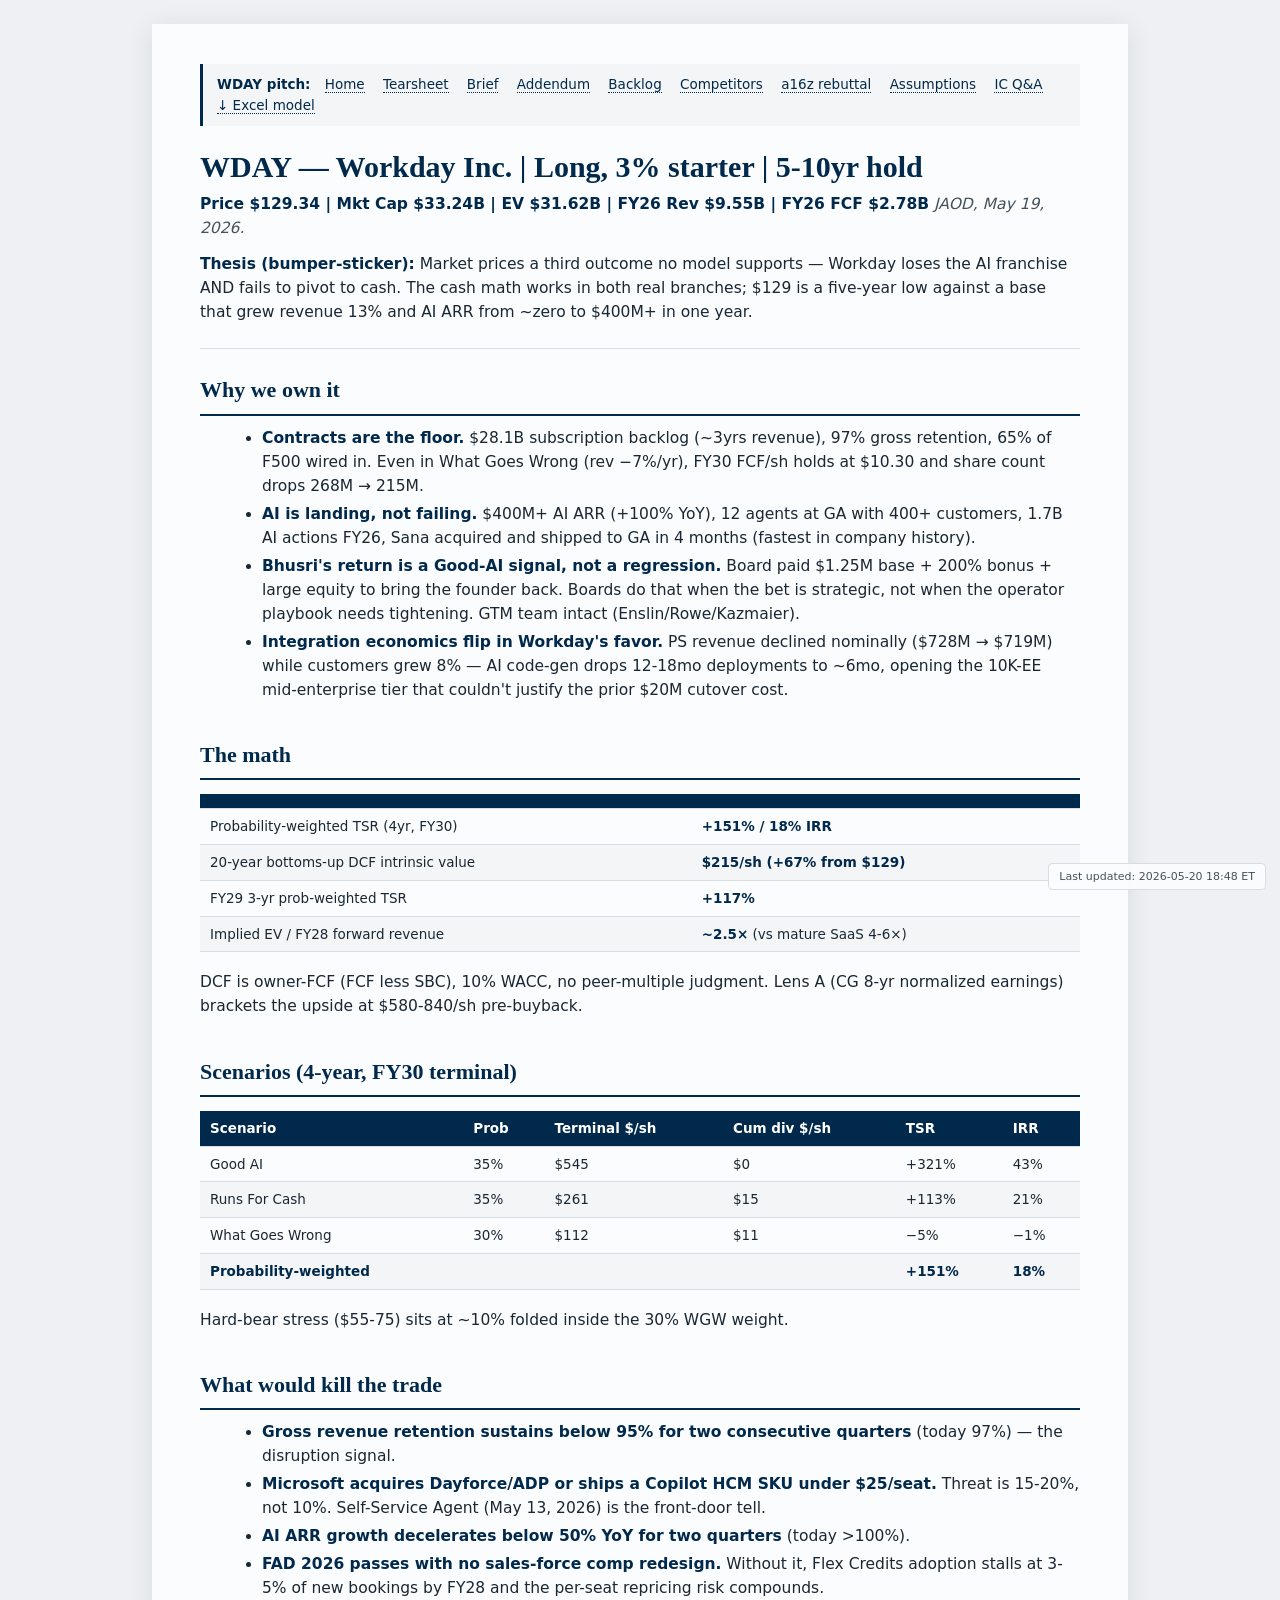
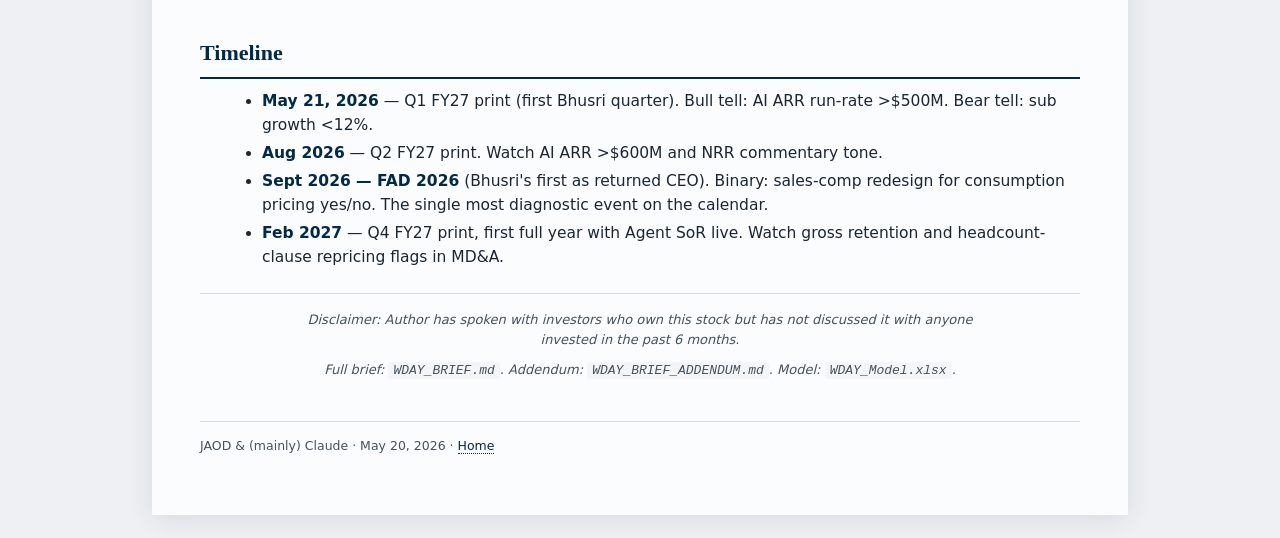
<file: tearsheet.html>
<!DOCTYPE html>
<html lang="en">
<head>
<meta charset="UTF-8">
<title>WDAY tearsheet — IC document</title>

<style>
  :root {
    --navy:    #00294b;
    --navy2:   #003a66;
    --teal:    #007e6c;
    --magenta: #a6256e;
    --gray:    #44525c;
    --bg:      #fbfcfd;
    --rule:    #d8dde2;
    --cell:    #f3f5f7;
  }
  html { background: #eef0f3; }
  body {
    max-width: 880px;
    margin: 24px auto;
    padding: 40px 48px 60px;
    background: var(--bg);
    color: #1a2733;
    font-family: -apple-system, BlinkMacSystemFont, "Segoe UI", "Inter", system-ui, sans-serif;
    font-size: 15.5px;
    line-height: 1.55;
    box-shadow: 0 4px 24px rgba(0,41,75,.10);
  }
  h1 { font-family: "Source Serif 4", Georgia, serif; font-size: 30px; color: var(--navy); margin: 0 0 4px; font-weight: 700; line-height: 1.15; }
  h2 { font-family: "Source Serif 4", Georgia, serif; font-size: 22px; color: var(--navy); margin: 36px 0 10px; font-weight: 700; border-bottom: 2px solid var(--navy); padding-bottom: 6px; }
  h3 { font-family: "Source Serif 4", Georgia, serif; font-size: 17px; color: var(--navy2); margin: 22px 0 6px; font-weight: 600; }
  p  { margin: 8px 0 12px; }
  strong { color: var(--navy); }
  em { color: var(--gray); }
  a { color: var(--navy); text-decoration: none; border-bottom: 1px dotted var(--navy); }
  a:hover { color: var(--teal); border-bottom-style: solid; }
  ul, ol { margin: 8px 0 14px 22px; }
  li { margin-bottom: 4px; }
  hr { border: none; border-top: 1px solid var(--rule); margin: 24px 0; }
  table { border-collapse: collapse; margin: 14px 0 18px; width: 100%; font-size: 13.5px; }
  th, td { padding: 7px 10px; text-align: left; border-bottom: 1px solid var(--rule); vertical-align: top; }
  th { background: var(--navy); color: white; font-weight: 600; }
  tr:nth-child(even) td { background: var(--cell); }
  blockquote { border-left: 3px solid var(--teal); margin: 10px 0; padding: 4px 14px; color: var(--gray); }
  img { max-width: 100%; height: auto; display: block; margin: 14px auto; border: 1px solid var(--rule); border-radius: 6px; }
  code { background: var(--cell); padding: 1px 5px; border-radius: 3px; font-size: 13px; }
  p > em:only-child { display: block; font-size: 13px; color: var(--gray); text-align: center; margin: -8px auto 18px; max-width: 720px; }
  body > p:first-of-type em:only-child { color: var(--gray); }
  h2:first-of-type { margin-top: 22px; }
  .nav { background: var(--cell); border-left: 3px solid var(--navy); padding: 10px 14px; margin: 0 0 24px; font-size: 13.5px; }
  .nav a { margin-right: 14px; }
  .nav strong { display: inline-block; margin-right: 10px; }
  .doc-grid {
    display: grid; grid-template-columns: 1fr 1fr; gap: 16px; margin: 24px 0;
  }
  .doc-card {
    border: 1px solid var(--rule); border-radius: 6px; padding: 18px 22px;
    background: white;
  }
  .doc-card h3 { margin-top: 0; }
  .doc-card .meta { color: var(--gray); font-size: 12.5px; margin-top: 4px; }
  .doc-card a.title { font-size: 17px; color: var(--navy); border-bottom: none; font-weight: 700; }
  .doc-card a.title:hover { color: var(--teal); }
  .doc-card .desc { margin: 8px 0 0; font-size: 14px; color: #2a3744; }
  .download-row {
    background: var(--cell); border-radius: 6px; padding: 14px 18px; margin: 18px 0; font-size: 14px;
  }
  .download-btn {
    display: inline-block;
    background: var(--navy);
    color: white !important;
    padding: 12px 22px;
    border-radius: 6px;
    border: none !important;
    font-size: 15px;
    font-weight: 600;
    text-decoration: none;
    margin: 18px 0 6px;
    transition: background 0.15s;
  }
  .download-btn:hover {
    background: var(--teal);
    color: white !important;
  }
  .download-btn::before { content: "↓  "; font-weight: bold; }
  .download-caption { display: block; font-size: 12.5px; color: var(--gray); margin-bottom: 18px; }
  .footer { color: var(--gray); font-size: 12.5px; margin-top: 40px; padding-top: 14px; border-top: 1px solid var(--rule); }
  .last-updated {
    position: fixed;
    bottom: 10px;
    right: 14px;
    color: var(--gray);
    font-size: 11px;
    background: rgba(251, 252, 253, 0.92);
    padding: 4px 10px;
    border-radius: 4px;
    border: 1px solid var(--rule);
    z-index: 100;
  }
</style>

</head>
<body>
<div class="nav">
<strong>WDAY pitch:</strong>
<a href="index.html">Home</a>
<a href="tearsheet.html">Tearsheet</a>
<a href="brief.html">Brief</a>
<a href="addendum.html">Addendum</a>
<a href="backlog.html">Backlog</a>
<a href="competitors.html">Competitors</a>
<a href="a16z_rebuttal.html">a16z rebuttal</a>
<a href="assumptions.html">Assumptions</a>
<a href="ic_qa.html">IC Q&amp;A</a>
<a href="WDAY_Model.xlsx" download>↓ Excel model</a>
</div>
<h1>WDAY — Workday Inc. | Long, 3% starter | 5-10yr hold</h1>
<p><strong>Price $129.34 | Mkt Cap $33.24B | EV $31.62B | FY26 Rev $9.55B | FY26 FCF $2.78B</strong>
<em>JAOD, May 19, 2026.</em></p>
<p><strong>Thesis (bumper-sticker):</strong> Market prices a third outcome no model supports — Workday loses the AI franchise AND fails to pivot to cash. The cash math works in both real branches; $129 is a five-year low against a base that grew revenue 13% and AI ARR from ~zero to $400M+ in one year.</p>
<hr />
<h2>Why we own it</h2>
<ul>
<li><strong>Contracts are the floor.</strong> $28.1B subscription backlog (~3yrs revenue), 97% gross retention, 65% of F500 wired in. Even in What Goes Wrong (rev −7%/yr), FY30 FCF/sh holds at $10.30 and share count drops 268M → 215M.</li>
<li><strong>AI is landing, not failing.</strong> $400M+ AI ARR (+100% YoY), 12 agents at GA with 400+ customers, 1.7B AI actions FY26, Sana acquired and shipped to GA in 4 months (fastest in company history).</li>
<li><strong>Bhusri's return is a Good-AI signal, not a regression.</strong> Board paid $1.25M base + 200% bonus + large equity to bring the founder back. Boards do that when the bet is strategic, not when the operator playbook needs tightening. GTM team intact (Enslin/Rowe/Kazmaier).</li>
<li><strong>Integration economics flip in Workday's favor.</strong> PS revenue declined nominally ($728M → $719M) while customers grew 8% — AI code-gen drops 12-18mo deployments to ~6mo, opening the 10K-EE mid-enterprise tier that couldn't justify the prior $20M cutover cost.</li>
</ul>
<h2>The math</h2>
<table>
<thead>
<tr>
<th></th>
<th></th>
</tr>
</thead>
<tbody>
<tr>
<td>Probability-weighted TSR (4yr, FY30)</td>
<td><strong>+151% / 18% IRR</strong></td>
</tr>
<tr>
<td>20-year bottoms-up DCF intrinsic value</td>
<td><strong>$215/sh (+67% from $129)</strong></td>
</tr>
<tr>
<td>FY29 3-yr prob-weighted TSR</td>
<td><strong>+117%</strong></td>
</tr>
<tr>
<td>Implied EV / FY28 forward revenue</td>
<td><strong>~2.5×</strong> (vs mature SaaS 4-6×)</td>
</tr>
</tbody>
</table>
<p>DCF is owner-FCF (FCF less SBC), 10% WACC, no peer-multiple judgment. Lens A (CG 8-yr normalized earnings) brackets the upside at $580-840/sh pre-buyback.</p>
<h2>Scenarios (4-year, FY30 terminal)</h2>
<table>
<thead>
<tr>
<th>Scenario</th>
<th>Prob</th>
<th>Terminal $/sh</th>
<th>Cum div $/sh</th>
<th>TSR</th>
<th>IRR</th>
</tr>
</thead>
<tbody>
<tr>
<td>Good AI</td>
<td>35%</td>
<td>$545</td>
<td>$0</td>
<td>+321%</td>
<td>43%</td>
</tr>
<tr>
<td>Runs For Cash</td>
<td>35%</td>
<td>$261</td>
<td>$15</td>
<td>+113%</td>
<td>21%</td>
</tr>
<tr>
<td>What Goes Wrong</td>
<td>30%</td>
<td>$112</td>
<td>$11</td>
<td>−5%</td>
<td>−1%</td>
</tr>
<tr>
<td><strong>Probability-weighted</strong></td>
<td></td>
<td></td>
<td></td>
<td><strong>+151%</strong></td>
<td><strong>18%</strong></td>
</tr>
</tbody>
</table>
<p>Hard-bear stress ($55-75) sits at ~10% folded inside the 30% WGW weight.</p>
<h2>What would kill the trade</h2>
<ul>
<li><strong>Gross revenue retention sustains below 95% for two consecutive quarters</strong> (today 97%) — the disruption signal.</li>
<li><strong>Microsoft acquires Dayforce/ADP or ships a Copilot HCM SKU under $25/seat.</strong> Threat is 15-20%, not 10%. Self-Service Agent (May 13, 2026) is the front-door tell.</li>
<li><strong>AI ARR growth decelerates below 50% YoY for two quarters</strong> (today &gt;100%).</li>
<li><strong>FAD 2026 passes with no sales-force comp redesign.</strong> Without it, Flex Credits adoption stalls at 3-5% of new bookings by FY28 and the per-seat repricing risk compounds.</li>
</ul>
<h2>Timeline</h2>
<ul>
<li><strong>May 21, 2026</strong> — Q1 FY27 print (first Bhusri quarter). Bull tell: AI ARR run-rate &gt;$500M. Bear tell: sub growth &lt;12%.</li>
<li><strong>Aug 2026</strong> — Q2 FY27 print. Watch AI ARR &gt;$600M and NRR commentary tone.</li>
<li><strong>Sept 2026 — FAD 2026</strong> (Bhusri's first as returned CEO). Binary: sales-comp redesign for consumption pricing yes/no. The single most diagnostic event on the calendar.</li>
<li><strong>Feb 2027</strong> — Q4 FY27 print, first full year with Agent SoR live. Watch gross retention and headcount-clause repricing flags in MD&amp;A.</li>
</ul>
<hr />
<p><em>Disclaimer: Author has spoken with investors who own this stock but has not discussed it with anyone invested in the past 6 months.</em></p>
<p><em>Full brief: <code>WDAY_BRIEF.md</code>. Addendum: <code>WDAY_BRIEF_ADDENDUM.md</code>. Model: <code>WDAY_Model.xlsx</code>.</em></p>
<div class="footer">JAOD &amp; (mainly) Claude · May 20, 2026 · <a href="index.html">Home</a></div>
<div class="last-updated">Last updated: 2026-05-20 18:48 ET</div>
</body>
</html>
</file>
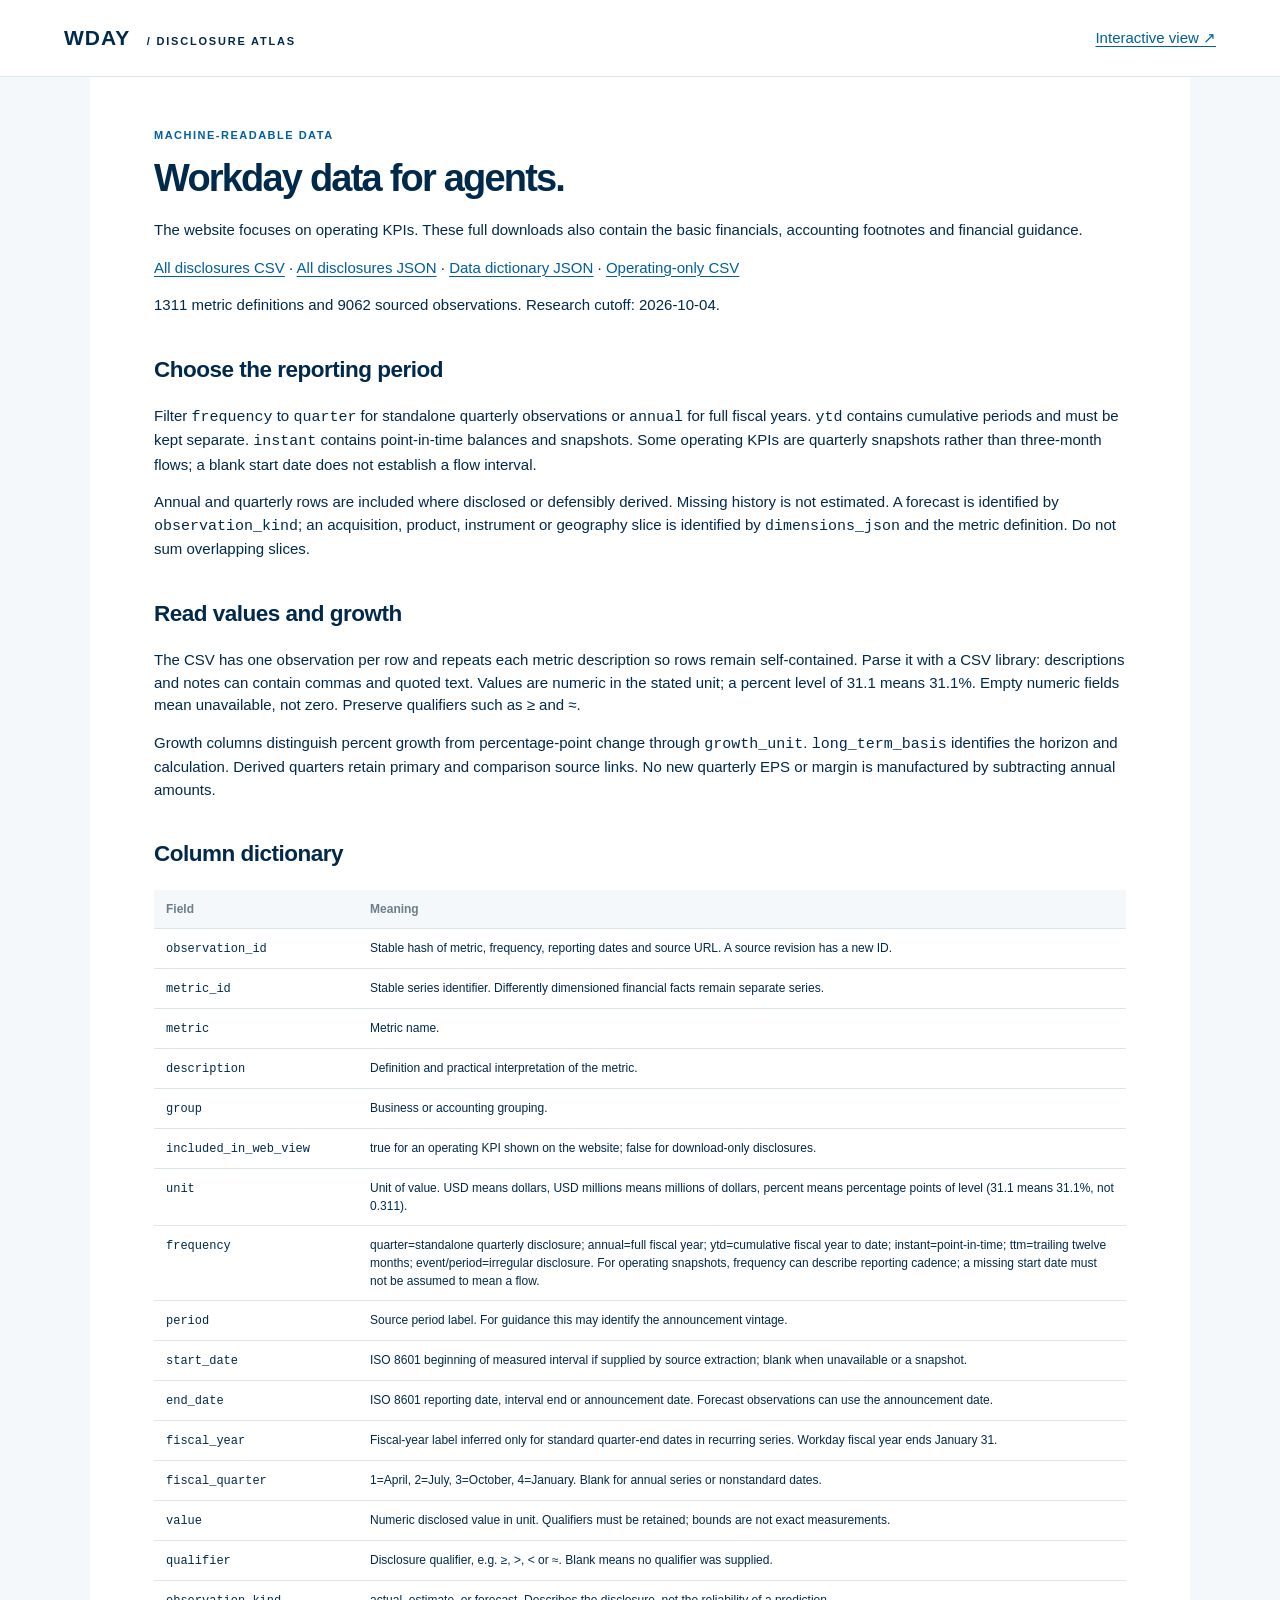
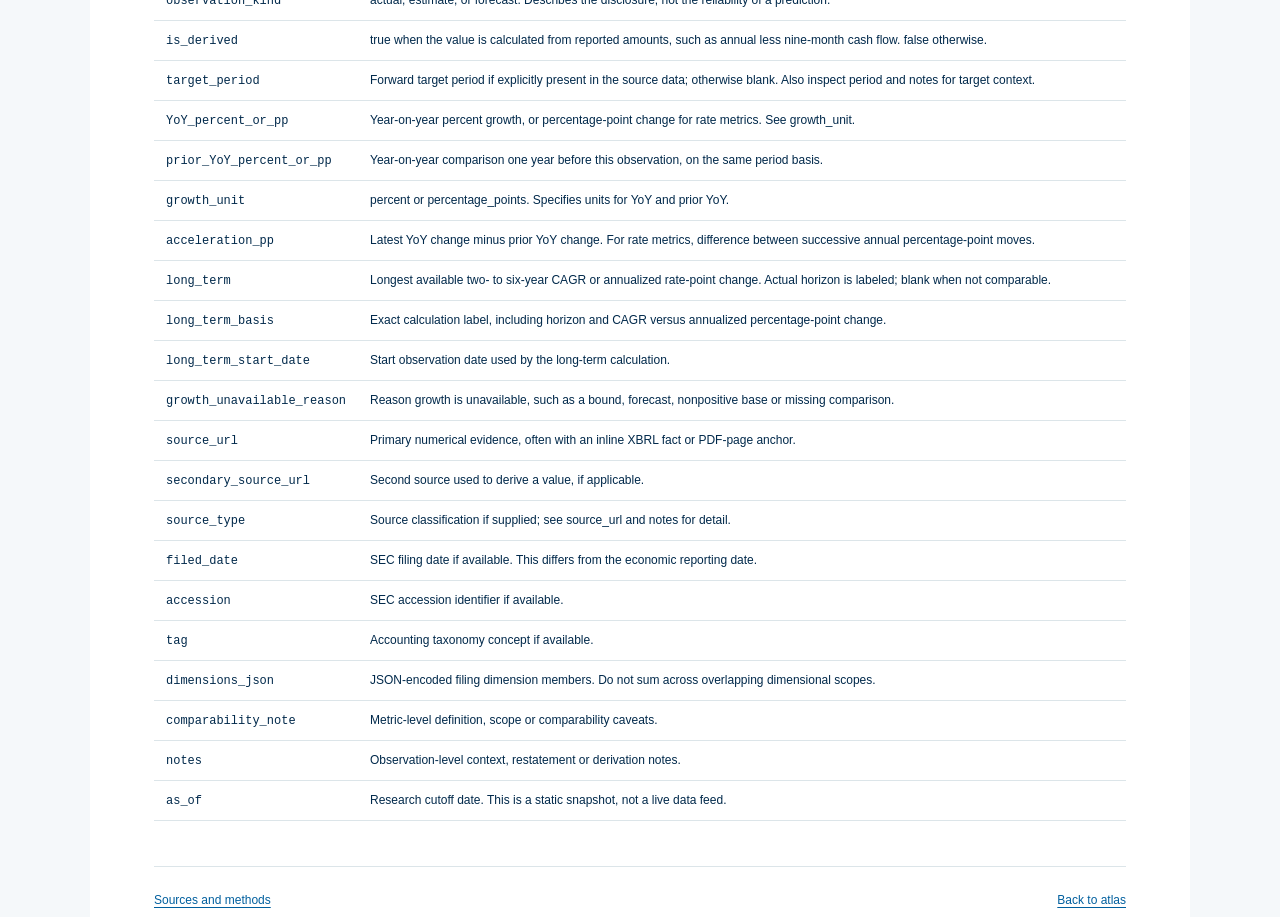
<file: metrics/downloads.html>
<!doctype html><html lang="en"><head><meta charset="utf-8"><meta name="viewport" content="width=device-width,initial-scale=1"><title>Workday | Agent data downloads</title><link rel="stylesheet" href="style.css"></head><body><header><a class="brand" href="index.html">WDAY <span>/ DISCLOSURE ATLAS</span></a><a href="index.html">Interactive view ↗</a></header><main class="document"><div class="eyebrow">MACHINE-READABLE DATA</div><h1>Workday data for agents.</h1><p>The website focuses on operating KPIs. These full downloads also contain the basic financials, accounting footnotes and financial guidance.</p><p><a href="metrics.csv" download>All disclosures CSV</a> · <a href="all-disclosures.json">All disclosures JSON</a> · <a href="data-dictionary.json">Data dictionary JSON</a> · <a href="operating-metrics.csv" download>Operating-only CSV</a></p><p>1311 metric definitions and 9062 sourced observations. Research cutoff: 2026-10-04.</p><h2>Choose the reporting period</h2><p>Filter <code>frequency</code> to <code>quarter</code> for standalone quarterly observations or <code>annual</code> for full fiscal years. <code>ytd</code> contains cumulative periods and must be kept separate. <code>instant</code> contains point-in-time balances and snapshots. Some operating KPIs are quarterly snapshots rather than three-month flows; a blank start date does not establish a flow interval.</p><p>Annual and quarterly rows are included where disclosed or defensibly derived. Missing history is not estimated. A forecast is identified by <code>observation_kind</code>; an acquisition, product, instrument or geography slice is identified by <code>dimensions_json</code> and the metric definition. Do not sum overlapping slices.</p><h2>Read values and growth</h2><p>The CSV has one observation per row and repeats each metric description so rows remain self-contained. Parse it with a CSV library: descriptions and notes can contain commas and quoted text. Values are numeric in the stated unit; a percent level of 31.1 means 31.1%. Empty numeric fields mean unavailable, not zero. Preserve qualifiers such as ≥ and ≈.</p><p>Growth columns distinguish percent growth from percentage-point change through <code>growth_unit</code>. <code>long_term_basis</code> identifies the horizon and calculation. Derived quarters retain primary and comparison source links. No new quarterly EPS or margin is manufactured by subtracting annual amounts.</p><h2>Column dictionary</h2><div class="tablewrap"><table><thead><tr><th>Field</th><th>Meaning</th></tr></thead><tbody><tr><td><code>observation_id</code></td><td>Stable hash of metric, frequency, reporting dates and source URL. A source revision has a new ID.</td></tr><tr><td><code>metric_id</code></td><td>Stable series identifier. Differently dimensioned financial facts remain separate series.</td></tr><tr><td><code>metric</code></td><td>Metric name.</td></tr><tr><td><code>description</code></td><td>Definition and practical interpretation of the metric.</td></tr><tr><td><code>group</code></td><td>Business or accounting grouping.</td></tr><tr><td><code>included_in_web_view</code></td><td>true for an operating KPI shown on the website; false for download-only disclosures.</td></tr><tr><td><code>unit</code></td><td>Unit of value. USD means dollars, USD millions means millions of dollars, percent means percentage points of level (31.1 means 31.1%, not 0.311).</td></tr><tr><td><code>frequency</code></td><td>quarter=standalone quarterly disclosure; annual=full fiscal year; ytd=cumulative fiscal year to date; instant=point-in-time; ttm=trailing twelve months; event/period=irregular disclosure. For operating snapshots, frequency can describe reporting cadence; a missing start date must not be assumed to mean a flow.</td></tr><tr><td><code>period</code></td><td>Source period label. For guidance this may identify the announcement vintage.</td></tr><tr><td><code>start_date</code></td><td>ISO 8601 beginning of measured interval if supplied by source extraction; blank when unavailable or a snapshot.</td></tr><tr><td><code>end_date</code></td><td>ISO 8601 reporting date, interval end or announcement date. Forecast observations can use the announcement date.</td></tr><tr><td><code>fiscal_year</code></td><td>Fiscal-year label inferred only for standard quarter-end dates in recurring series. Workday fiscal year ends January 31.</td></tr><tr><td><code>fiscal_quarter</code></td><td>1=April, 2=July, 3=October, 4=January. Blank for annual series or nonstandard dates.</td></tr><tr><td><code>value</code></td><td>Numeric disclosed value in unit. Qualifiers must be retained; bounds are not exact measurements.</td></tr><tr><td><code>qualifier</code></td><td>Disclosure qualifier, e.g. ≥, &gt;, &lt; or ≈. Blank means no qualifier was supplied.</td></tr><tr><td><code>observation_kind</code></td><td>actual, estimate, or forecast. Describes the disclosure, not the reliability of a prediction.</td></tr><tr><td><code>is_derived</code></td><td>true when the value is calculated from reported amounts, such as annual less nine-month cash flow. false otherwise.</td></tr><tr><td><code>target_period</code></td><td>Forward target period if explicitly present in the source data; otherwise blank. Also inspect period and notes for target context.</td></tr><tr><td><code>YoY_percent_or_pp</code></td><td>Year-on-year percent growth, or percentage-point change for rate metrics. See growth_unit.</td></tr><tr><td><code>prior_YoY_percent_or_pp</code></td><td>Year-on-year comparison one year before this observation, on the same period basis.</td></tr><tr><td><code>growth_unit</code></td><td>percent or percentage_points. Specifies units for YoY and prior YoY.</td></tr><tr><td><code>acceleration_pp</code></td><td>Latest YoY change minus prior YoY change. For rate metrics, difference between successive annual percentage-point moves.</td></tr><tr><td><code>long_term</code></td><td>Longest available two- to six-year CAGR or annualized rate-point change. Actual horizon is labeled; blank when not comparable.</td></tr><tr><td><code>long_term_basis</code></td><td>Exact calculation label, including horizon and CAGR versus annualized percentage-point change.</td></tr><tr><td><code>long_term_start_date</code></td><td>Start observation date used by the long-term calculation.</td></tr><tr><td><code>growth_unavailable_reason</code></td><td>Reason growth is unavailable, such as a bound, forecast, nonpositive base or missing comparison.</td></tr><tr><td><code>source_url</code></td><td>Primary numerical evidence, often with an inline XBRL fact or PDF-page anchor.</td></tr><tr><td><code>secondary_source_url</code></td><td>Second source used to derive a value, if applicable.</td></tr><tr><td><code>source_type</code></td><td>Source classification if supplied; see source_url and notes for detail.</td></tr><tr><td><code>filed_date</code></td><td>SEC filing date if available. This differs from the economic reporting date.</td></tr><tr><td><code>accession</code></td><td>SEC accession identifier if available.</td></tr><tr><td><code>tag</code></td><td>Accounting taxonomy concept if available.</td></tr><tr><td><code>dimensions_json</code></td><td>JSON-encoded filing dimension members. Do not sum across overlapping dimensional scopes.</td></tr><tr><td><code>comparability_note</code></td><td>Metric-level definition, scope or comparability caveats.</td></tr><tr><td><code>notes</code></td><td>Observation-level context, restatement or derivation notes.</td></tr><tr><td><code>as_of</code></td><td>Research cutoff date. This is a static snapshot, not a live data feed.</td></tr></tbody></table></div><footer><a href="sources.html">Sources and methods</a><a href="index.html">Back to atlas</a></footer></main></body></html>
</file>
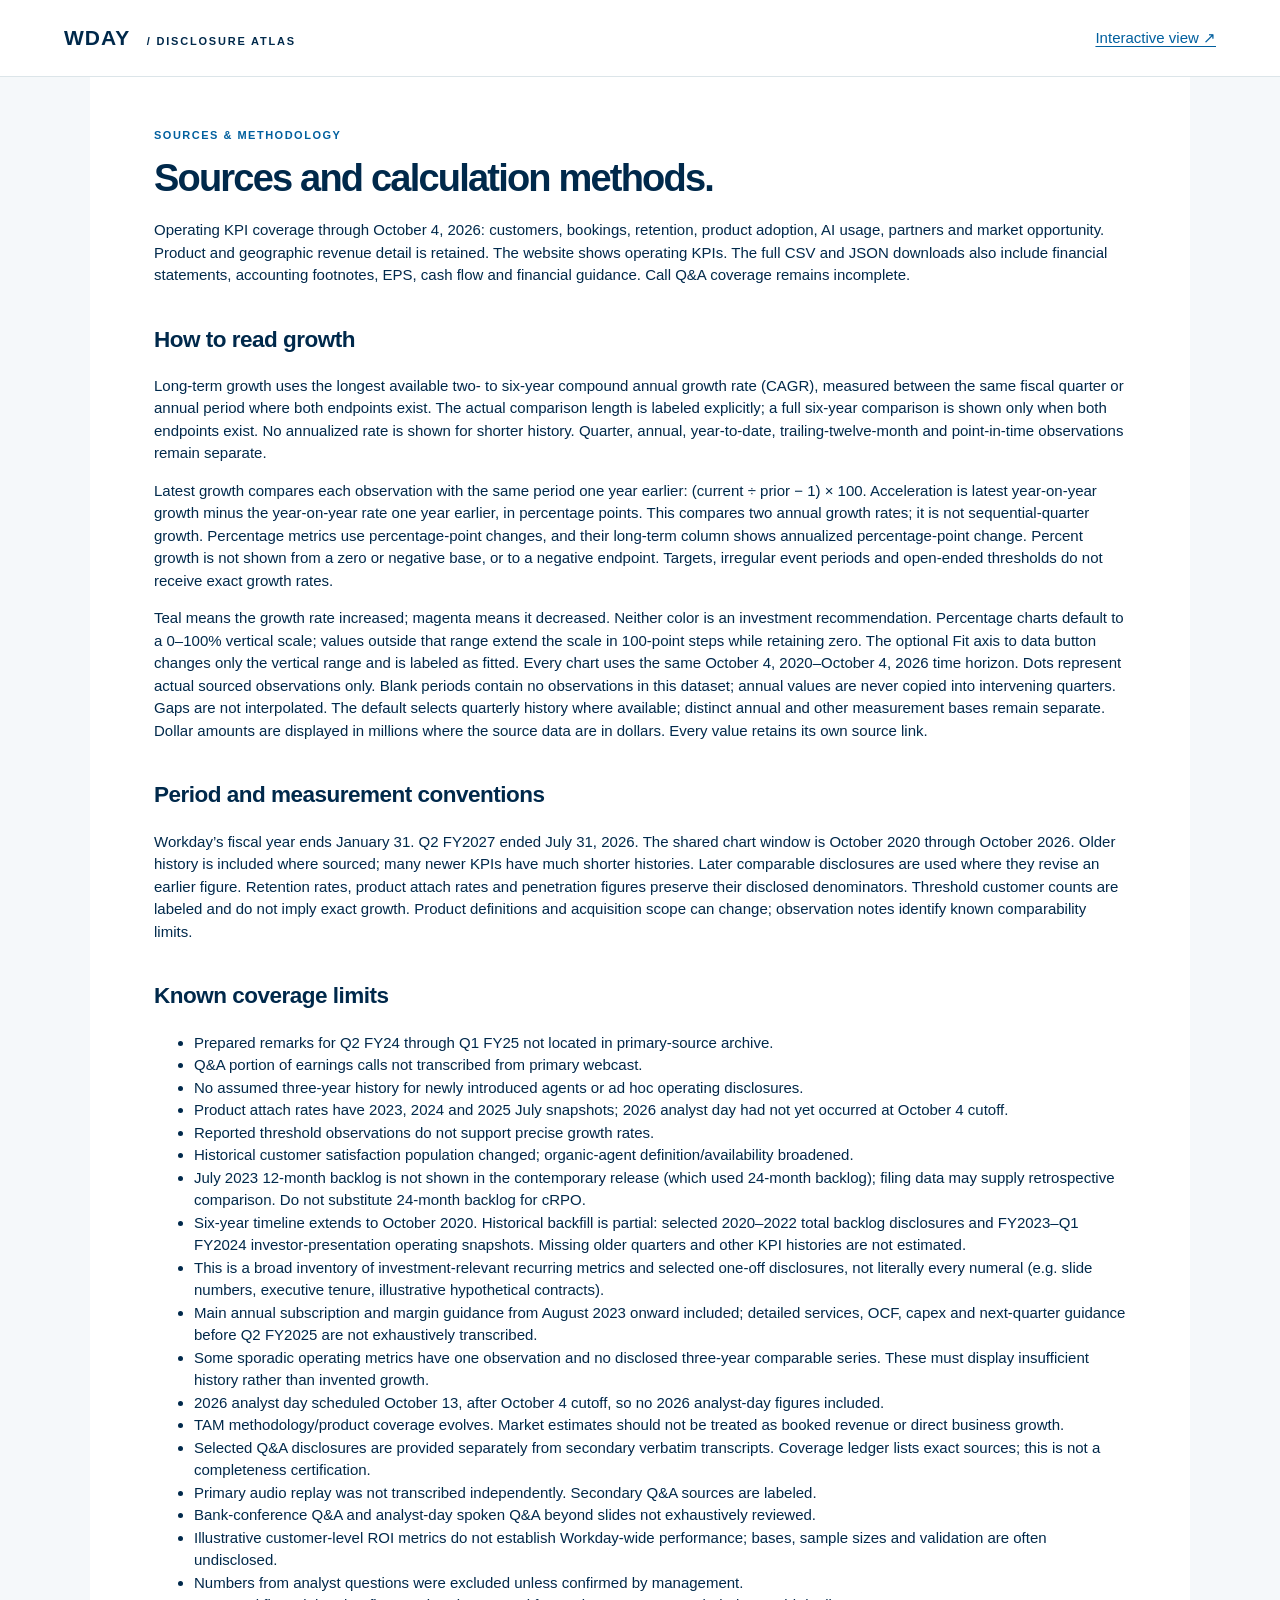
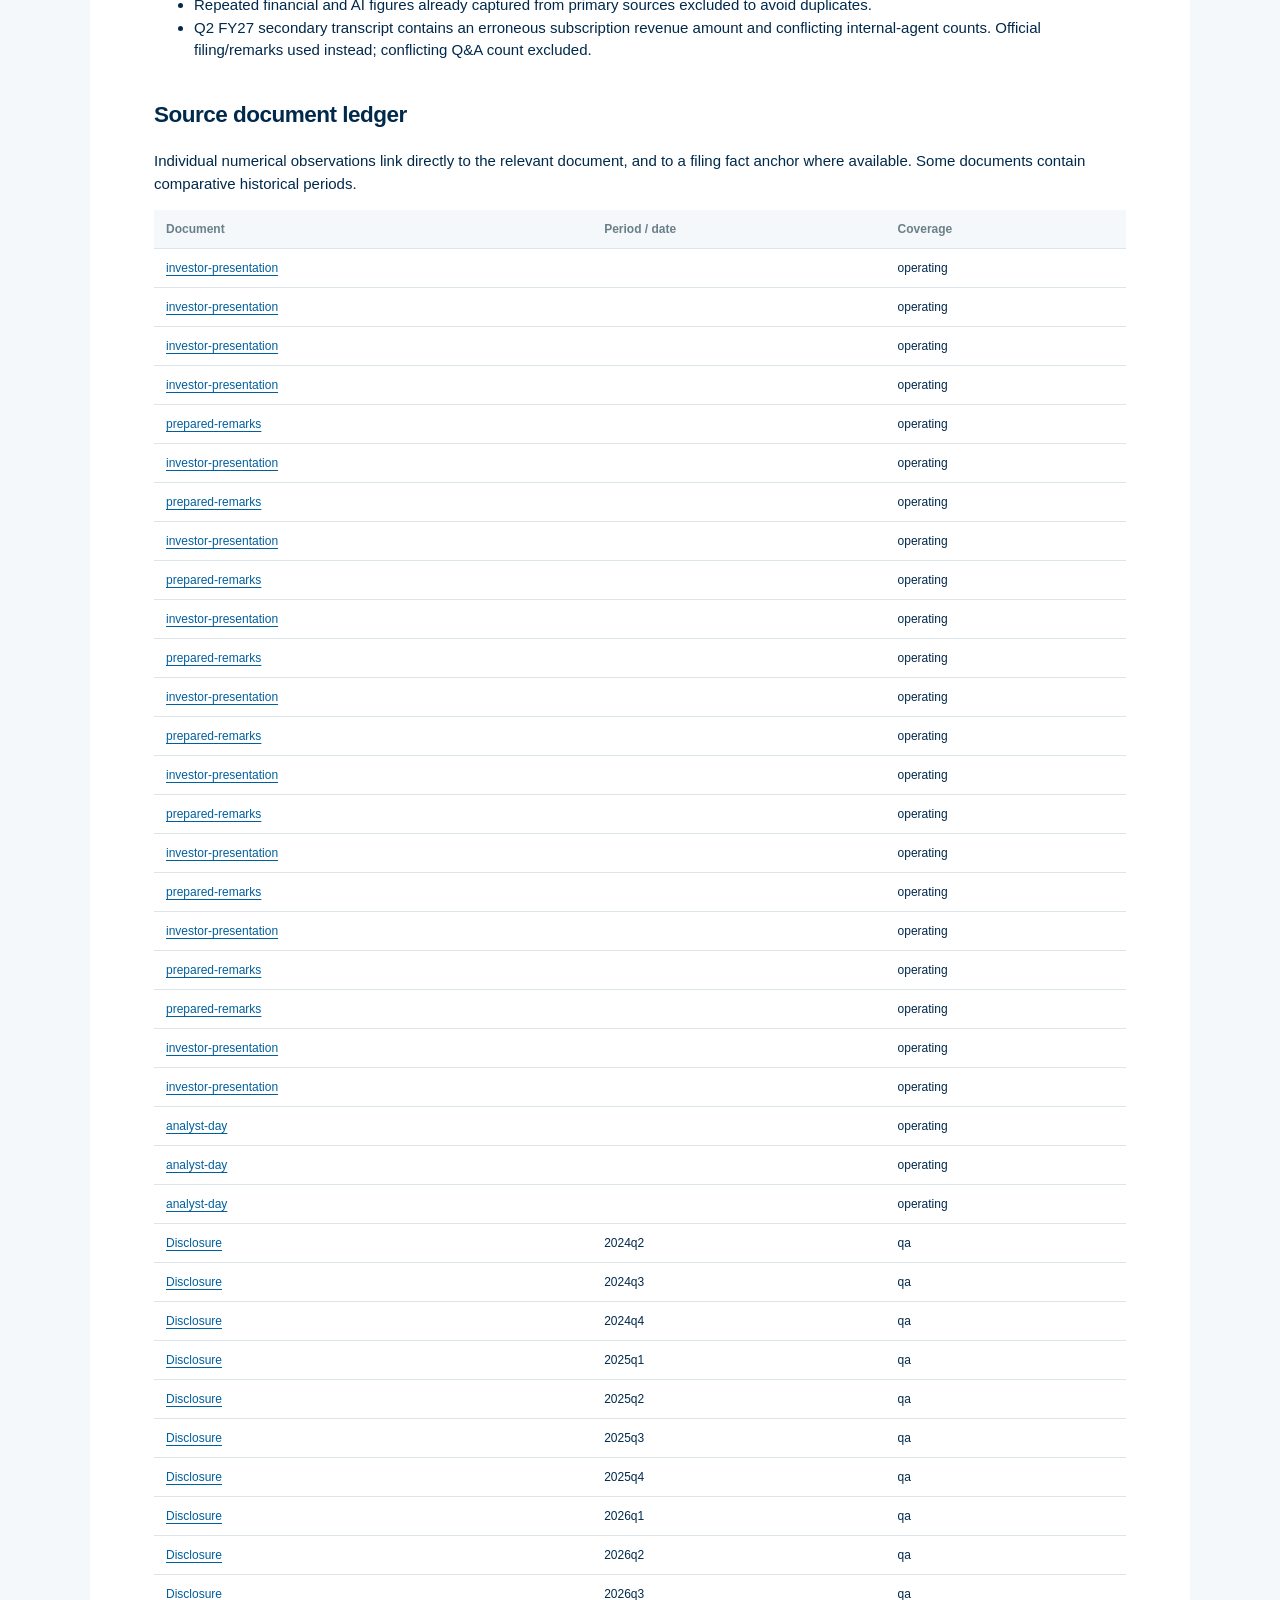
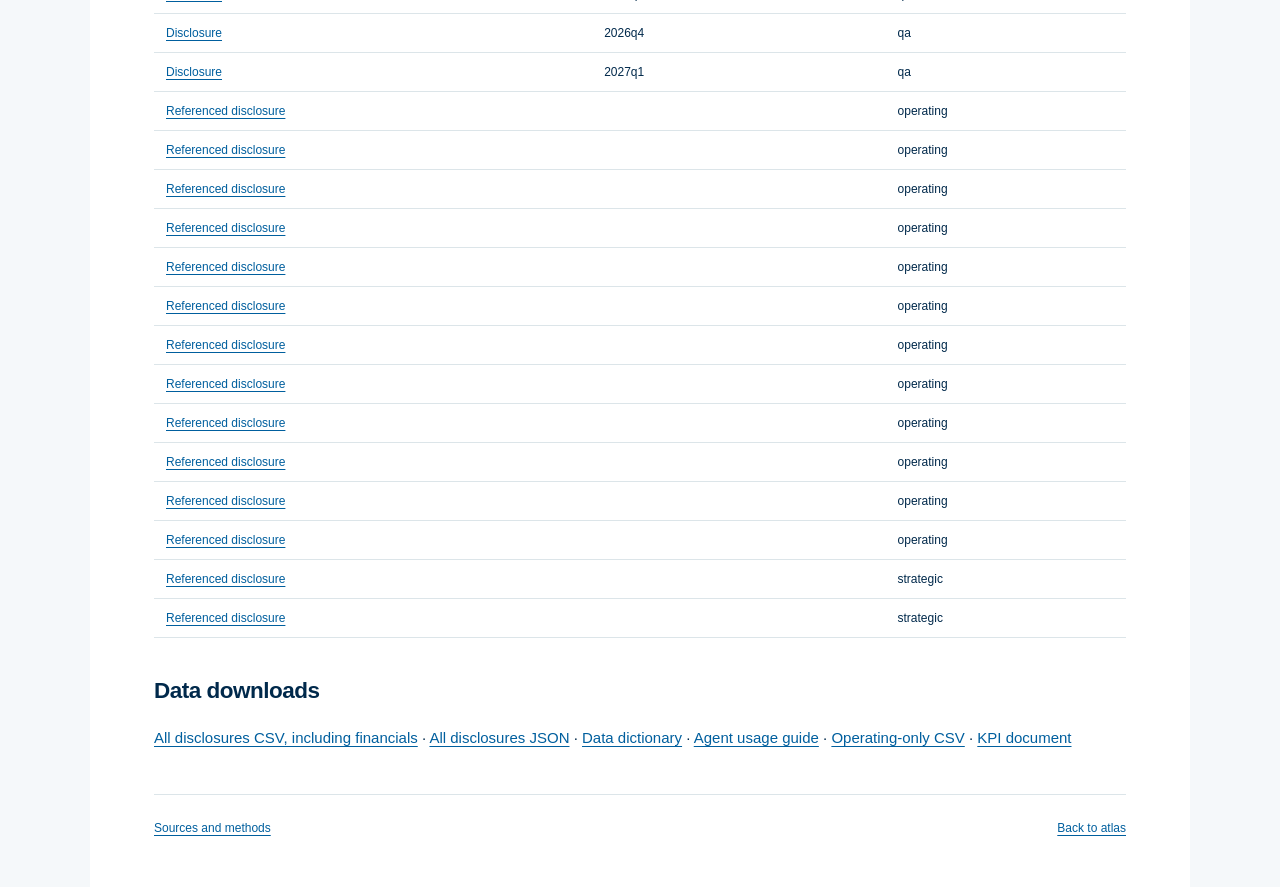
<file: metrics/sources.html>
<!doctype html><html lang="en"><head><meta charset="utf-8"><meta name="viewport" content="width=device-width,initial-scale=1"><title>Workday | Sources and methods</title><link rel="stylesheet" href="style.css"></head><body><header><a class="brand" href="index.html">WDAY <span>/ DISCLOSURE ATLAS</span></a><a href="index.html">Interactive view ↗</a></header><main class="document"><div class="eyebrow">SOURCES & METHODOLOGY</div><h1>Sources and calculation methods.</h1><p>Operating KPI coverage through October 4, 2026: customers, bookings, retention, product adoption, AI usage, partners and market opportunity. Product and geographic revenue detail is retained. The website shows operating KPIs. The full CSV and JSON downloads also include financial statements, accounting footnotes, EPS, cash flow and financial guidance. Call Q&amp;A coverage remains incomplete.</p><h2>How to read growth</h2><p>Long-term growth uses the longest available two- to six-year compound annual growth rate (CAGR), measured between the same fiscal quarter or annual period where both endpoints exist. The actual comparison length is labeled explicitly; a full six-year comparison is shown only when both endpoints exist. No annualized rate is shown for shorter history. Quarter, annual, year-to-date, trailing-twelve-month and point-in-time observations remain separate.</p><p>Latest growth compares each observation with the same period one year earlier: (current ÷ prior − 1) × 100. Acceleration is latest year-on-year growth minus the year-on-year rate one year earlier, in percentage points. This compares two annual growth rates; it is not sequential-quarter growth. Percentage metrics use percentage-point changes, and their long-term column shows annualized percentage-point change. Percent growth is not shown from a zero or negative base, or to a negative endpoint. Targets, irregular event periods and open-ended thresholds do not receive exact growth rates.</p><p>Teal means the growth rate increased; magenta means it decreased. Neither color is an investment recommendation. Percentage charts default to a 0–100% vertical scale; values outside that range extend the scale in 100-point steps while retaining zero. The optional Fit axis to data button changes only the vertical range and is labeled as fitted. Every chart uses the same October 4, 2020–October 4, 2026 time horizon. Dots represent actual sourced observations only. Blank periods contain no observations in this dataset; annual values are never copied into intervening quarters. Gaps are not interpolated. The default selects quarterly history where available; distinct annual and other measurement bases remain separate. Dollar amounts are displayed in millions where the source data are in dollars. Every value retains its own source link.</p><h2>Period and measurement conventions</h2><p>Workday’s fiscal year ends January 31. Q2 FY2027 ended July 31, 2026. The shared chart window is October 2020 through October 2026. Older history is included where sourced; many newer KPIs have much shorter histories. Later comparable disclosures are used where they revise an earlier figure. Retention rates, product attach rates and penetration figures preserve their disclosed denominators. Threshold customer counts are labeled and do not imply exact growth. Product definitions and acquisition scope can change; observation notes identify known comparability limits.</p><h2>Known coverage limits</h2><ul><li>Prepared remarks for Q2 FY24 through Q1 FY25 not located in primary-source archive.</li><li>Q&amp;A portion of earnings calls not transcribed from primary webcast.</li><li>No assumed three-year history for newly introduced agents or ad hoc operating disclosures.</li><li>Product attach rates have 2023, 2024 and 2025 July snapshots; 2026 analyst day had not yet occurred at October 4 cutoff.</li><li>Reported threshold observations do not support precise growth rates.</li><li>Historical customer satisfaction population changed; organic-agent definition/availability broadened.</li><li>July 2023 12-month backlog is not shown in the contemporary release (which used 24-month backlog); filing data may supply retrospective comparison. Do not substitute 24-month backlog for cRPO.</li><li>Six-year timeline extends to October 2020. Historical backfill is partial: selected 2020–2022 total backlog disclosures and FY2023–Q1 FY2024 investor-presentation operating snapshots. Missing older quarters and other KPI histories are not estimated.</li><li>This is a broad inventory of investment-relevant recurring metrics and selected one-off disclosures, not literally every numeral (e.g. slide numbers, executive tenure, illustrative hypothetical contracts).</li><li>Main annual subscription and margin guidance from August 2023 onward included; detailed services, OCF, capex and next-quarter guidance before Q2 FY2025 are not exhaustively transcribed.</li><li>Some sporadic operating metrics have one observation and no disclosed three-year comparable series. These must display insufficient history rather than invented growth.</li><li>2026 analyst day scheduled October 13, after October 4 cutoff, so no 2026 analyst-day figures included.</li><li>TAM methodology/product coverage evolves. Market estimates should not be treated as booked revenue or direct business growth.</li><li>Selected Q&amp;A disclosures are provided separately from secondary verbatim transcripts. Coverage ledger lists exact sources; this is not a completeness certification.</li><li>Primary audio replay was not transcribed independently. Secondary Q&amp;A sources are labeled.</li><li>Bank-conference Q&amp;A and analyst-day spoken Q&amp;A beyond slides not exhaustively reviewed.</li><li>Illustrative customer-level ROI metrics do not establish Workday-wide performance; bases, sample sizes and validation are often undisclosed.</li><li>Numbers from analyst questions were excluded unless confirmed by management.</li><li>Repeated financial and AI figures already captured from primary sources excluded to avoid duplicates.</li><li>Q2 FY27 secondary transcript contains an erroneous subscription revenue amount and conflicting internal-agent counts. Official filing/remarks used instead; conflicting Q&amp;A count excluded.</li></ul><h2>Source document ledger</h2><p>Individual numerical observations link directly to the relevant document, and to a filing fact anchor where available. Some documents contain comparative historical periods.</p><div class="tablewrap"><table><thead><tr><th>Document</th><th>Period / date</th><th>Coverage</th></tr></thead><tbody><tr><td><a href="https://www.workday.com/content/dam/web/en-us/documents/investor/workday-fiscal-2024-second-quarter-investor-presentation.pdf">investor-presentation</a></td><td></td><td>operating</td></tr><tr><td><a href="https://www.workday.com/content/dam/web/en-us/documents/investor/workday-fiscal-2024-third-quarter-investor-presentation.pdf">investor-presentation</a></td><td></td><td>operating</td></tr><tr><td><a href="https://www.workday.com/content/dam/web/en-us/documents/investor/workday-fiscal-2024-fourth-quarter-investor-presentation.pdf">investor-presentation</a></td><td></td><td>operating</td></tr><tr><td><a href="https://www.workday.com/content/dam/web/en-us/documents/investor/workday-fiscal-2025-first-quarter-investor-presentation.pdf">investor-presentation</a></td><td></td><td>operating</td></tr><tr><td><a href="https://www.workday.com/content/dam/web/en-us/documents/investor/workday-fiscal-2025-second-quarter-prepared-remarks.pdf">prepared-remarks</a></td><td></td><td>operating</td></tr><tr><td><a href="https://www.workday.com/content/dam/web/en-us/documents/investor/workday-fiscal-2025-second-quarter-investor-presentation.pdf">investor-presentation</a></td><td></td><td>operating</td></tr><tr><td><a href="https://www.workday.com/content/dam/web/en-us/documents/investor/workday-fiscal-2025-third-quarter-prepared-remarks.pdf">prepared-remarks</a></td><td></td><td>operating</td></tr><tr><td><a href="https://www.workday.com/content/dam/web/en-us/documents/investor/workday-fiscal-2025-third-quarter-investor-presentation.pdf">investor-presentation</a></td><td></td><td>operating</td></tr><tr><td><a href="https://www.workday.com/content/dam/web/en-us/documents/investor/workday-fiscal-2025-fourth-quarter-prepared-remarks.pdf">prepared-remarks</a></td><td></td><td>operating</td></tr><tr><td><a href="https://www.workday.com/content/dam/web/en-us/documents/investor/workday-fiscal-2025-fourth-quarter-investor-presentation.pdf">investor-presentation</a></td><td></td><td>operating</td></tr><tr><td><a href="https://www.workday.com/content/dam/web/en-us/documents/investor/workday-fiscal-2026-first-quarter-prepared-remarks.pdf">prepared-remarks</a></td><td></td><td>operating</td></tr><tr><td><a href="https://www.workday.com/content/dam/web/en-us/documents/investor/workday-fiscal-2026-first-quarter-investor-presentation.pdf">investor-presentation</a></td><td></td><td>operating</td></tr><tr><td><a href="https://www.workday.com/content/dam/web/en-us/documents/investor/workday-fiscal-2026-second-quarter-prepared-remarks.pdf">prepared-remarks</a></td><td></td><td>operating</td></tr><tr><td><a href="https://www.workday.com/content/dam/web/en-us/documents/investor/workday-fiscal-2026-second-quarter-investor-presentation.pdf">investor-presentation</a></td><td></td><td>operating</td></tr><tr><td><a href="https://www.workday.com/content/dam/web/en-us/documents/investor/workday-fiscal-2026-third-quarter-prepared-remarks.pdf">prepared-remarks</a></td><td></td><td>operating</td></tr><tr><td><a href="https://www.workday.com/content/dam/web/en-us/documents/investor/workday-fiscal-2026-third-quarter-investor-presentation.pdf">investor-presentation</a></td><td></td><td>operating</td></tr><tr><td><a href="https://s21.q4cdn.com/950027458/files/doc_earnings/2027/q2/generic/Q2-FY27-Earnings-Prepared-Remarks.pdf">prepared-remarks</a></td><td></td><td>operating</td></tr><tr><td><a href="https://s21.q4cdn.com/950027458/files/content_files/Q2-FY27-Investor-Relations-Quarterly_vFINALFINAL.pdf">investor-presentation</a></td><td></td><td>operating</td></tr><tr><td><a href="https://s21.q4cdn.com/950027458/files/doc_earnings/2026/q4/generic/Q4-FY26-Earnings-Prepared-Remarks.pdf">prepared-remarks</a></td><td></td><td>operating</td></tr><tr><td><a href="https://s21.q4cdn.com/950027458/files/doc_earnings/2027/q1/generic/Q1-FY27-Earnings-Prepared-Remarks.pdf">prepared-remarks</a></td><td></td><td>operating</td></tr><tr><td><a href="https://s21.q4cdn.com/950027458/files/doc_earnings/2026/q4/presentation/Q4-FY26-Investor-Presentation.pdf">investor-presentation</a></td><td></td><td>operating</td></tr><tr><td><a href="https://s21.q4cdn.com/950027458/files/doc_earnings/2027/q1/presentation/Q1-FY27-Investor-Presentation.pdf">investor-presentation</a></td><td></td><td>operating</td></tr><tr><td><a href="https://www.workday.com/content/dam/web/en-us/documents/investor/workday-2023-financial-analyst-day.pdf">analyst-day</a></td><td></td><td>operating</td></tr><tr><td><a href="https://www.workday.com/content/dam/web/en-us/documents/investor/workday-2024-financial-analyst-day.pdf">analyst-day</a></td><td></td><td>operating</td></tr><tr><td><a href="https://www.workday.com/content/dam/web/en-us/documents/investor/financial-analyst-day-2025-workday.pdf">analyst-day</a></td><td></td><td>operating</td></tr><tr><td><a href="https://www.fool.com/earnings/call-transcripts/2023/08/24/workday-wday-q2-2024-earnings-call-transcript/">Disclosure</a></td><td>2024q2</td><td>qa</td></tr><tr><td><a href="https://www.fool.com/earnings/call-transcripts/2023/11/28/workday-wday-q3-2024-earnings-call-transcript/">Disclosure</a></td><td>2024q3</td><td>qa</td></tr><tr><td><a href="https://www.fool.com/earnings/call-transcripts/2024/02/26/workday-wday-q4-2024-earnings-call-transcript/">Disclosure</a></td><td>2024q4</td><td>qa</td></tr><tr><td><a href="https://www.fool.com/earnings/call-transcripts/2024/05/23/workday-wday-q1-2025-earnings-call-transcript/">Disclosure</a></td><td>2025q1</td><td>qa</td></tr><tr><td><a href="https://stockanalysis.com/stocks/wday/transcripts/197724-q2-2025/">Disclosure</a></td><td>2025q2</td><td>qa</td></tr><tr><td><a href="https://stockanalysis.com/stocks/wday/transcripts/224552-q3-2025/">Disclosure</a></td><td>2025q3</td><td>qa</td></tr><tr><td><a href="https://stockanalysis.com/stocks/wday/transcripts/252881-q4-2025/">Disclosure</a></td><td>2025q4</td><td>qa</td></tr><tr><td><a href="https://stockanalysis.com/stocks/wday/transcripts/319952-q1-2026/">Disclosure</a></td><td>2026q1</td><td>qa</td></tr><tr><td><a href="https://stockanalysis.com/stocks/wday/transcripts/349498-q2-2026/">Disclosure</a></td><td>2026q2</td><td>qa</td></tr><tr><td><a href="https://stockanalysis.com/stocks/wday/transcripts/377688-q3-2026/">Disclosure</a></td><td>2026q3</td><td>qa</td></tr><tr><td><a href="https://stockanalysis.com/stocks/wday/transcripts/411056-q4-2026/">Disclosure</a></td><td>2026q4</td><td>qa</td></tr><tr><td><a href="https://stockanalysis.com/stocks/wday/transcripts/566797-q1-2027/">Disclosure</a></td><td>2027q1</td><td>qa</td></tr><tr><td><a href="https://www.workday.com/content/dam/web/en-us/documents/investor/workday-fiscal-2023-first-quarter-investor-presentation.pdf">Referenced disclosure</a></td><td></td><td>operating</td></tr><tr><td><a href="https://www.workday.com/content/dam/web/en-us/documents/investor/workday-fiscal-2023-second-quarter-investor-presentation.pdf">Referenced disclosure</a></td><td></td><td>operating</td></tr><tr><td><a href="https://www.workday.com/content/dam/web/en-us/documents/investor/workday-fiscal-2023-third-quarter-investor-presentation.pdf">Referenced disclosure</a></td><td></td><td>operating</td></tr><tr><td><a href="https://www.workday.com/content/dam/web/en-us/documents/investor/workday-fiscal-2023-fourth-quarter-investor-presentation.pdf">Referenced disclosure</a></td><td></td><td>operating</td></tr><tr><td><a href="https://www.workday.com/content/dam/web/en-us/documents/investor/workday-fiscal-2024-first-quarter-investor-presentation.pdf">Referenced disclosure</a></td><td></td><td>operating</td></tr><tr><td><a href="https://newsroom.workday.com/2023-08-24-Workday-Announces-Fiscal-2024-Second-Quarter-Financial-Results">Referenced disclosure</a></td><td></td><td>operating</td></tr><tr><td><a href="https://newsroom.workday.com/2020-11-19-Workday-Announces-Fiscal-2021-Third-Quarter-Financial-Results">Referenced disclosure</a></td><td></td><td>operating</td></tr><tr><td><a href="https://newsroom.workday.com/2021-02-25-Workday-Announces-Fiscal-Fourth-Quarter-and-Full-Year-2021-Financial-Results">Referenced disclosure</a></td><td></td><td>operating</td></tr><tr><td><a href="https://newsroom.workday.com/2021-05-26-Workday-Announces-Fiscal-2022-First-Quarter-Financial-Results">Referenced disclosure</a></td><td></td><td>operating</td></tr><tr><td><a href="https://newsroom.workday.com/2021-08-26-Workday-Announces-Fiscal-2022-Second-Quarter-Financial-Results">Referenced disclosure</a></td><td></td><td>operating</td></tr><tr><td><a href="https://newsroom.workday.com/2021-11-18-Workday-Announces-Fiscal-2022-Third-Quarter-Financial-Results">Referenced disclosure</a></td><td></td><td>operating</td></tr><tr><td><a href="https://newsroom.workday.com/2022-02-28-Workday-Announces-Fiscal-2022-Fourth-Quarter-and-Full-Year-Financial-Results">Referenced disclosure</a></td><td></td><td>operating</td></tr><tr><td><a href="https://www.workday.com/content/dam/web/en-us/documents/investor/workday-fiscal-2026-fourth-quarter-prepared-remarks.pdf">Referenced disclosure</a></td><td></td><td>strategic</td></tr><tr><td><a href="https://www.workday.com/content/dam/web/en-us/documents/investor/workday-fiscal-2027-first-quarter-prepared-remarks.pdf">Referenced disclosure</a></td><td></td><td>strategic</td></tr></tbody></table></div><h2>Data downloads</h2><p><a href="metrics.csv">All disclosures CSV, including financials</a> · <a href="all-disclosures.json">All disclosures JSON</a> · <a href="data-dictionary.json">Data dictionary</a> · <a href="downloads.html">Agent usage guide</a> · <a href="operating-metrics.csv">Operating-only CSV</a> · <a href="report.html">KPI document</a></p><footer><a href="sources.html">Sources and methods</a><a href="index.html">Back to atlas</a></footer></main></body></html>
</file>
<file: metrics/style.css>
:root{--ink:#00294b;--blue:#005f9e;--teal:#007e6c;--magenta:#a6256e;--muted:#6b7f8a;--line:#dce5e9;--paper:#f5f8fa;--warm:#ebe0da}*{box-sizing:border-box}body{margin:0;color:var(--ink);background:var(--paper);font:15px/1.5 -apple-system,BlinkMacSystemFont,"Segoe UI",sans-serif}a{color:var(--blue);text-underline-offset:3px}header{background:#fff;border-bottom:1px solid var(--line);padding:22px 5vw;display:flex;justify-content:space-between;align-items:center;gap:18px}.brand{font-size:21px;font-weight:800;text-decoration:none;color:var(--ink);letter-spacing:1px}.brand span{font-size:11px;letter-spacing:1.8px;margin-left:10px;font-weight:600}.headerlinks{display:flex;gap:24px;font-size:13px}main{max-width:1500px;margin:auto;padding:50px 5vw}.eyebrow{font-size:11px;letter-spacing:1.5px;font-weight:700;color:var(--blue)}h1{font-size:clamp(32px,4vw,54px);line-height:1.08;letter-spacing:-1.8px;margin:15px 0 20px;font-weight:650}h2{font-weight:650;letter-spacing:-.5px}p.intro{font-size:17px;max-width:780px;color:#426078;line-height:1.65}.summary{display:grid;grid-template-columns:repeat(4,1fr);gap:15px;margin:32px 0 22px}.stat{background:#fff;border:1px solid var(--line);border-top:3px solid var(--blue);padding:18px 20px}.stat strong{font-size:25px;display:block;font-weight:600}.stat span{color:var(--muted);font-size:12px}.notice{background:#e8f3f7;border-left:3px solid var(--blue);padding:14px 18px;font-size:13px;margin-bottom:25px}.controls{display:grid;grid-template-columns:2fr 1.3fr 1fr 1fr;gap:12px;position:sticky;top:0;background:var(--paper);z-index:2;padding:15px 0}label{font-size:11px;letter-spacing:.5px;font-weight:650;color:#426078}input,select{display:block;width:100%;margin-top:6px;background:#fff;color:var(--ink);border:1px solid #c5d4dc;border-radius:5px;padding:11px;font:14px -apple-system,BlinkMacSystemFont,"Segoe UI",sans-serif}input:focus,select:focus,button:focus-visible{outline:2px solid var(--blue);outline-offset:2px}.legend{display:flex;flex-wrap:wrap;gap:10px 22px;font-size:11px;color:#526b7b;margin:12px 0 30px}.legend span{display:flex;align-items:center;gap:6px}.dot{width:7px;height:7px;border-radius:50%;display:inline-block}.up{background:var(--teal)}.down{background:var(--magenta)}.neutral{background:var(--muted)}.grouphead{display:flex;align-items:baseline;gap:12px;margin:32px 0 12px}.grouphead h2{font-size:21px;margin:0}.grouphead span{font-size:12px;color:var(--muted)}.metric{display:grid;grid-template-columns:minmax(235px,2.2fr) minmax(95px,.9fr) minmax(105px,1fr) minmax(105px,1fr) minmax(100px,.9fr) 145px;align-items:center;gap:16px;background:#fff;border:1px solid var(--line);margin-top:-1px;padding:20px}.metric:first-of-type{border-radius:7px 7px 0 0}.metric-title{border:0;padding:0;text-align:left;background:transparent;color:var(--ink);font-size:14px;font-weight:650;cursor:pointer}.metric-title:hover{text-decoration:underline}.desc{font-size:11px;color:#667d8c;margin-top:5px;display:-webkit-box;-webkit-line-clamp:2;-webkit-box-orient:vertical;overflow:hidden}.datum strong{display:block;font-weight:600;font-size:17px;white-space:nowrap}.datum small{font-size:10px;color:var(--muted);display:block}.datum .positive{color:var(--teal)}.datum .negative{color:var(--magenta)}.spark{border:0;background:transparent;padding:0;cursor:zoom-in;color:var(--blue)}.spark svg{display:block;width:100%;height:50px}.spark small{display:block;font-size:10px;color:var(--muted);margin-top:4px}.empty{padding:40px;text-align:center;background:#fff;border:1px solid var(--line)}.more{display:block;margin:28px auto;padding:12px 24px;border:1px solid var(--blue);background:#fff;color:var(--blue);border-radius:5px;cursor:pointer}[hidden]{display:none!important}footer{display:flex;justify-content:space-between;gap:20px;flex-wrap:wrap;font-size:12px;border-top:1px solid var(--line);padding-top:24px;margin-top:45px}footer span{color:var(--muted)}dialog{border:1px solid var(--line);border-radius:12px;padding:28px;max-width:1100px;width:94vw;max-height:90vh;overflow:auto;color:var(--ink);background:#fff;box-shadow:0 20px 80px #00294b33}dialog::backdrop{background:#00294b80}.modalhead{display:flex;justify-content:space-between;gap:20px;align-items:start}.modalhead h2{font-size:25px;margin:8px 0}.modalhead button{color:var(--ink);background:#f1f5f7;border:0;border-radius:50%;width:35px;height:35px;font-size:25px;cursor:pointer}.detail-description{max-width:850px;color:#526b7b}.chartbox{border:1px solid var(--line);background:#f8fbfd;padding:14px;border-radius:8px;margin:20px 0}.chartbox svg{width:100%;height:auto;display:block}.metricsummary{display:flex;flex-wrap:wrap;gap:35px;margin:22px 0}.metricsummary .datum strong{font-size:23px}.tablewrap{overflow:auto;max-width:100%}table{width:100%;border-collapse:collapse;font-size:12px}th{text-align:left;color:var(--muted);font-weight:600;background:#f4f8fa}th,td{padding:10px 12px;border-bottom:1px solid var(--line);vertical-align:top}td.number{text-align:right;font-variant-numeric:tabular-nums}.note{font-size:12px;color:#657e8e}.pill{font-size:10px;color:var(--blue);background:#e8f3f7;border-radius:3px;padding:2px 5px;margin-left:5px}.document{max-width:1100px;background:#fff}.document h1{font-size:38px}.document h2{margin-top:36px}.document h3{margin:0 0 8px}.document section{padding:20px 0;border-top:1px solid var(--line)}.document .description{color:#526b7b}.document a{overflow-wrap:anywhere}.document details{margin:16px 0}.document summary{cursor:pointer;font-weight:650}.docmetric{break-inside:avoid;margin:25px 0}.docmetric p{font-size:13px}.printbutton{border:1px solid var(--blue);background:#fff;padding:9px 15px;color:var(--blue);cursor:pointer}@media(max-width:1100px){.metric{grid-template-columns:minmax(180px,2fr) repeat(3,1fr) 110px}.metric .accel{display:none}.controls{grid-template-columns:2fr 1.4fr 1fr}.controls label:last-child{grid-column:auto}}@media(max-width:720px){header{padding:18px 20px}.brand span{display:none}.headerlinks{gap:13px}main{padding:30px 20px}.summary{grid-template-columns:repeat(2,1fr);gap:10px}.stat{padding:13px}.stat strong{font-size:21px}.controls{grid-template-columns:1fr 1fr;position:static}.controls .search{grid-column:1/-1}.controls label:last-child{grid-column:auto}.metric{grid-template-columns:repeat(3,1fr);gap:15px;padding:17px}.metric .identity{grid-column:1/3}.metric .sparkgroup{grid-row:1;grid-column:3}.metric .datum{grid-row:2}.metric .accel{display:none}.datum strong{font-size:16px}.legend{gap:10px}dialog{padding:18px}h1{letter-spacing:-1px}}@media print{header,.controls,.legend,button,.headerlinks{display:none!important}body{background:#fff}main{padding:0}a{color:var(--ink)}details> *{display:block!important}table{font-size:9px}.tablewrap{overflow:visible}footer{display:none}.docmetric{break-inside:auto}}

.controls label{min-width:0}.controls input{min-width:0}

.sparkgroup{min-width:0}.sparkgroup .spark{width:100%}.axis-toggle{border:1px solid #c5d4dc;border-radius:4px;background:#fff;color:var(--blue);padding:5px 8px;font-size:10px;cursor:pointer;margin-top:7px}.axis-toggle[aria-pressed="true"]{background:#e8f3f7}.axis-tools{display:flex;justify-content:space-between;align-items:center;gap:12px;margin-bottom:8px}.axis-tools:empty{display:none}
</file>
